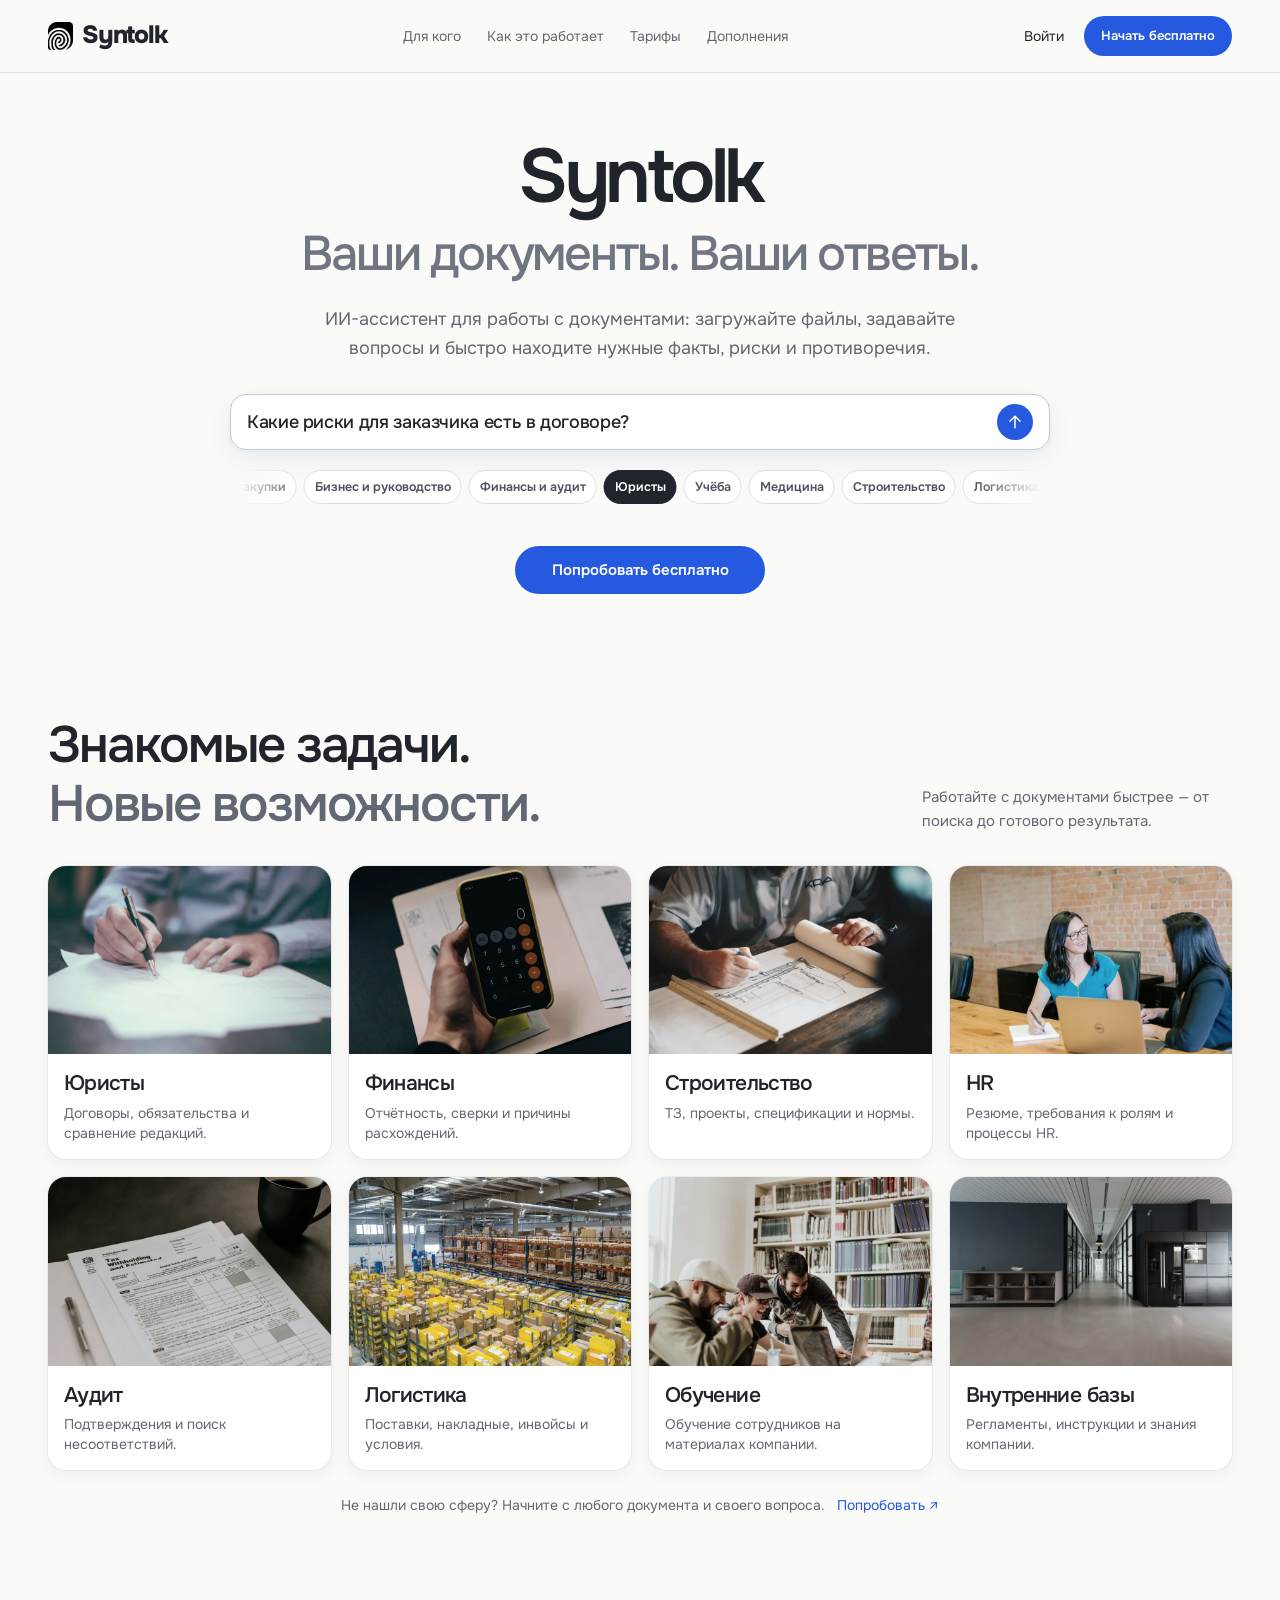
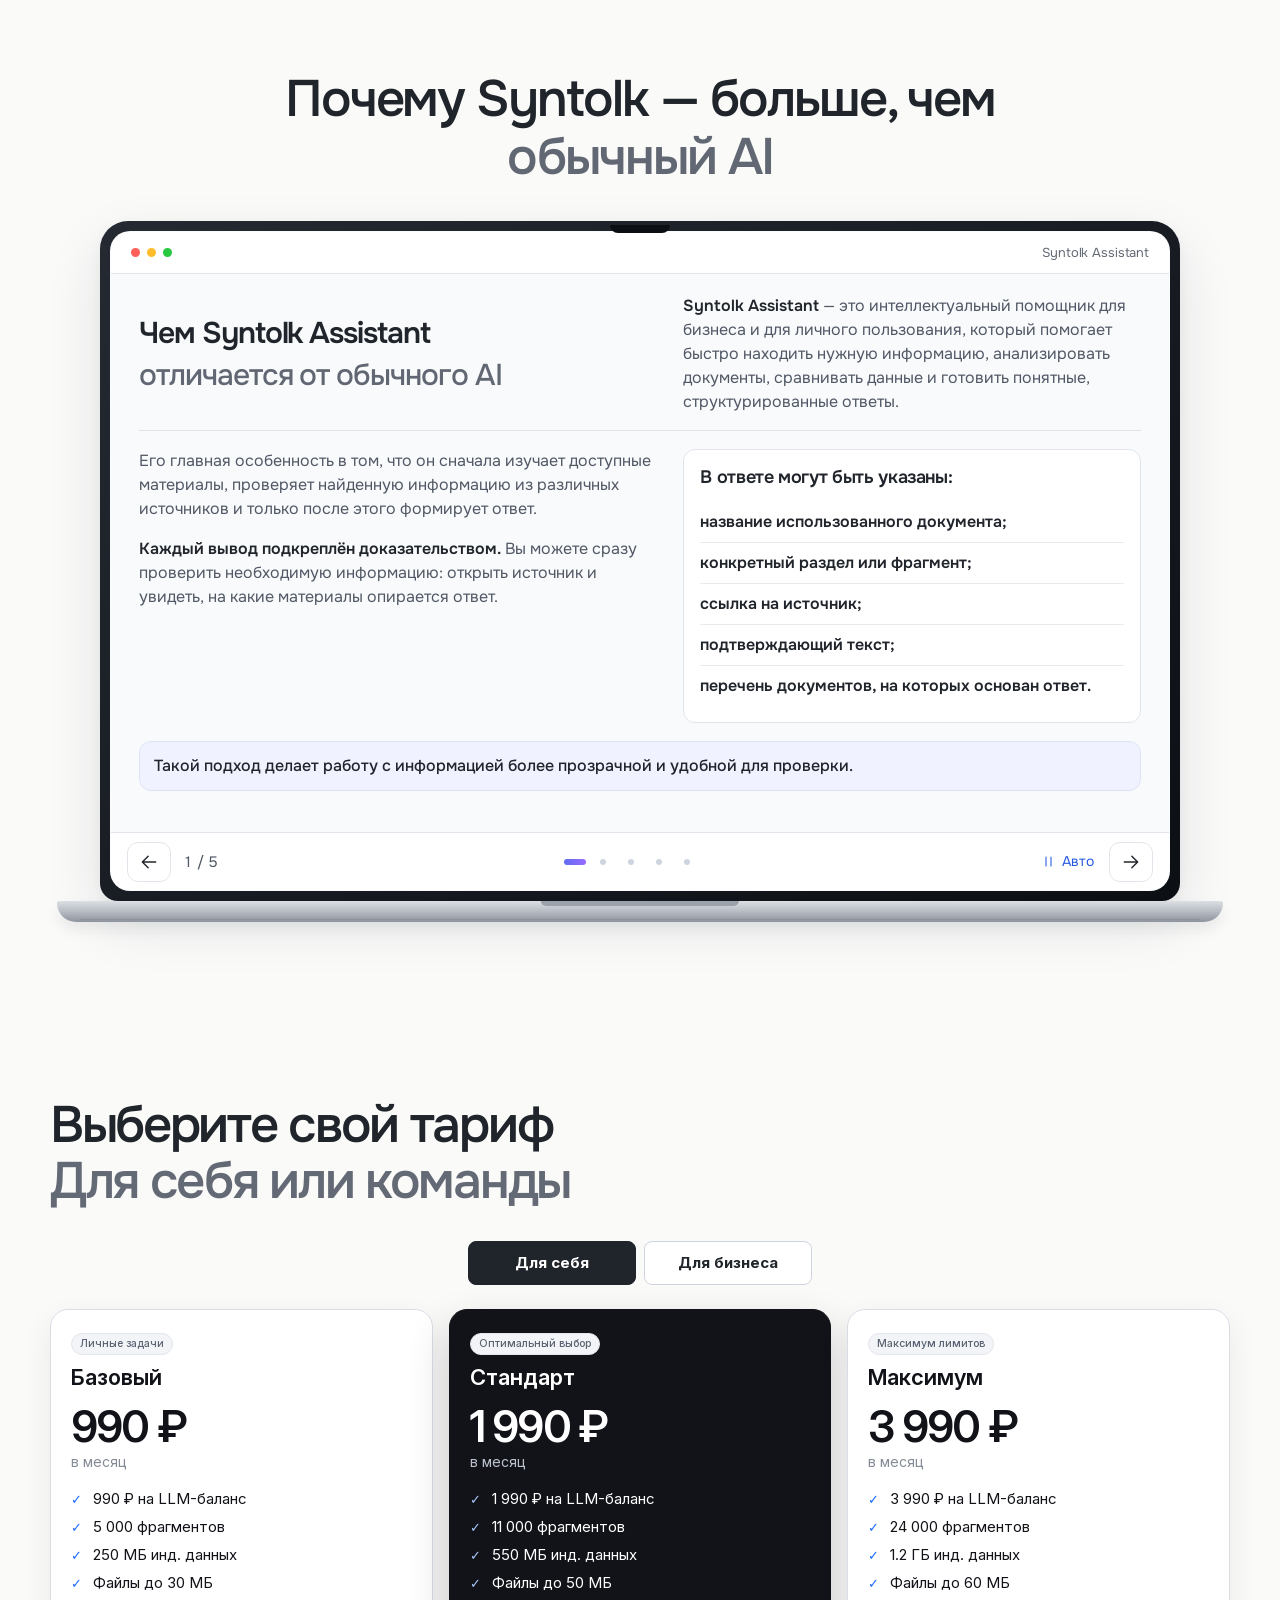
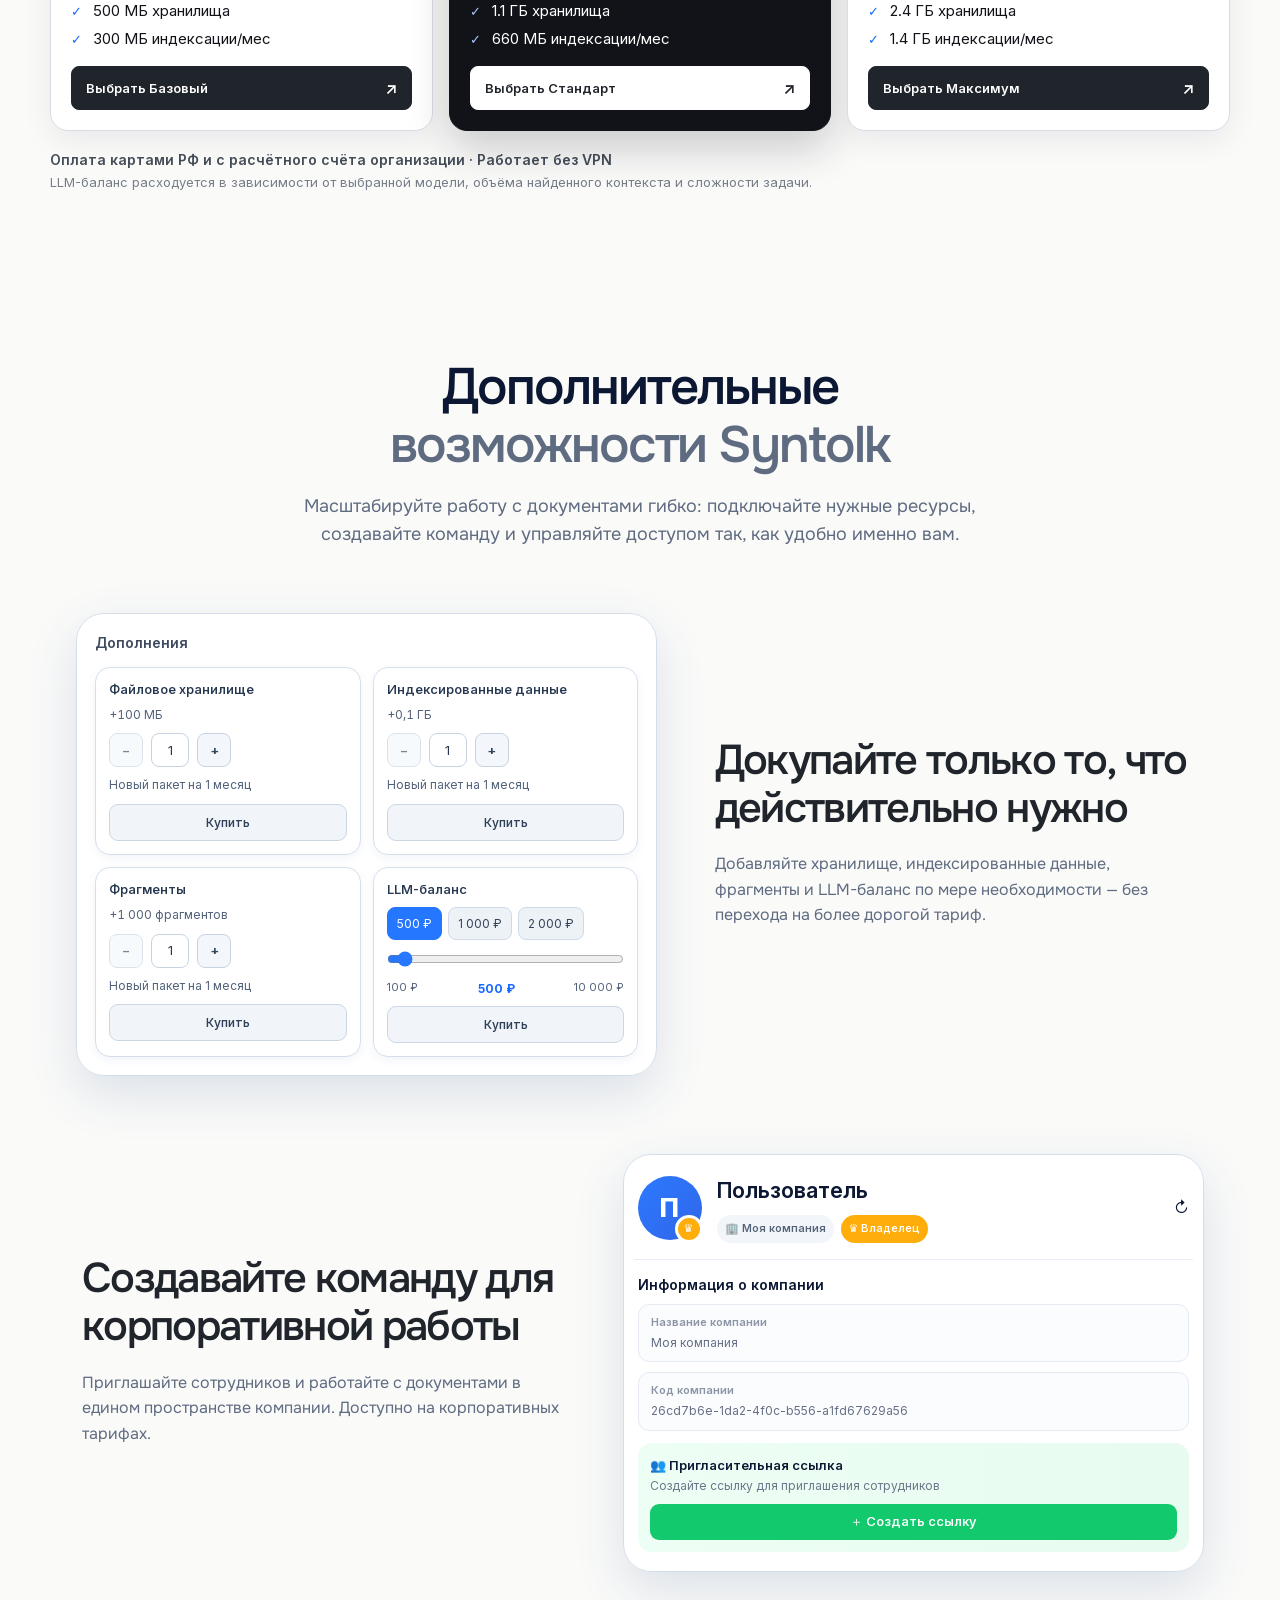
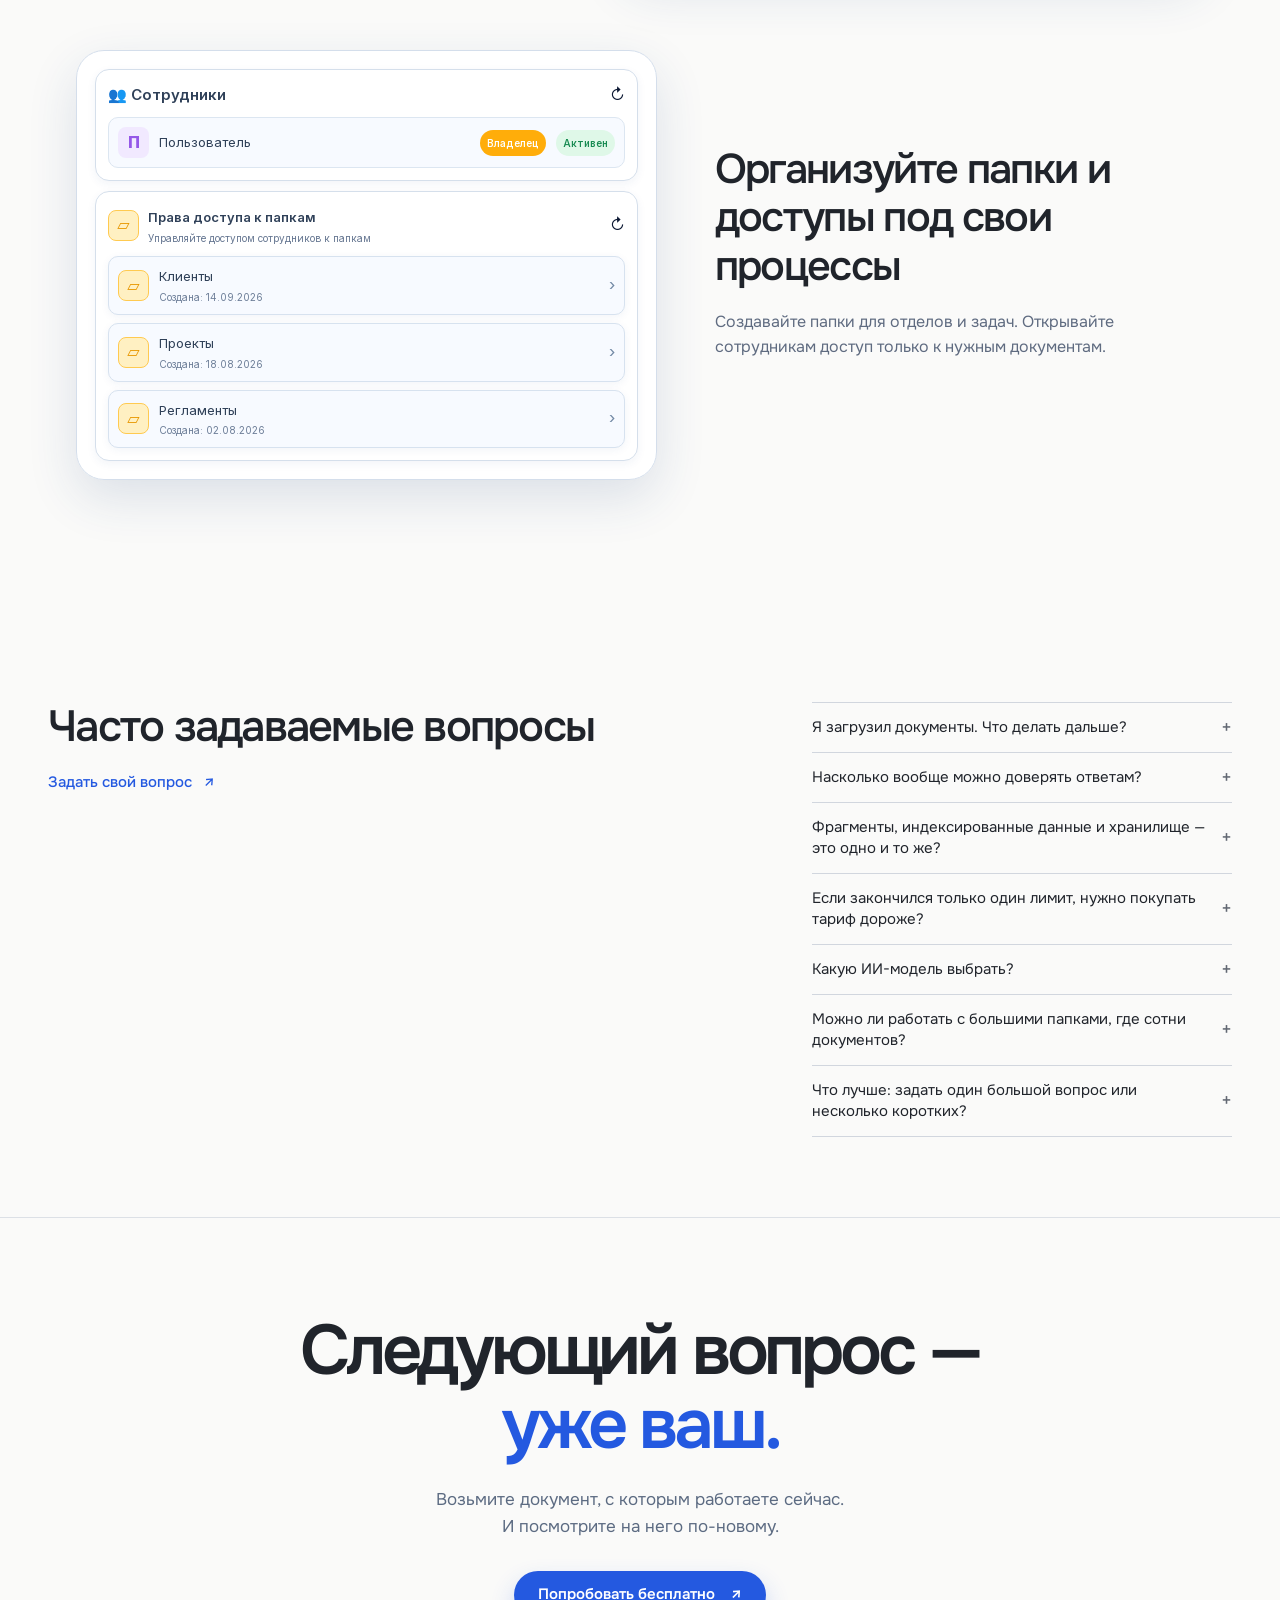
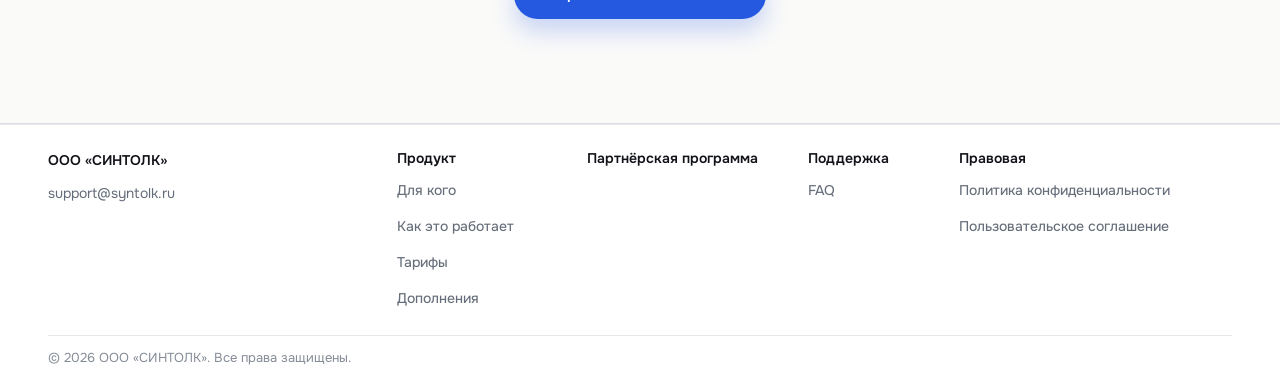
<file: index.html>
<!doctype html>
<html lang="ru">
<head>
  <meta charset="utf-8">
  <meta name="viewport" content="width=device-width, initial-scale=1, viewport-fit=cover">
  <!-- Yandex.Metrika counter -->
  <script>
    (function(m,e,t,r,i,k,a){m[i]=m[i]||function(){(m[i].a=m[i].a||[]).push(arguments)};
    m[i].l=1*new Date();k=e.createElement(t),a=e.getElementsByTagName(t)[0],k.async=1,k.src=r,a.parentNode.insertBefore(k,a)})
    (window, document, "script", "https://mc.yandex.ru/metrika/tag.js", "ym");

    ym(105516749, "init", {
      clickmap: true,
      trackLinks: true,
      accurateTrackBounce: true,
      webvisor: true
    });
  </script>
  <!-- /Yandex.Metrika counter -->
  <meta name="theme-color" content="#fafaf9">
  <title>Syntolk — ваши документы, ваши ответы</title>
  <meta name="description" content="Узнайте свою задачу. Syntolk помогает искать ответы в документах, сравнивать условия и проверять выводы по источникам. Для работы, бизнеса и обучения.">
  <link rel="icon" href="favicon.svg" type="image/svg+xml">
  <link rel="preload" href="fonts/onest/font.ttf" as="font" type="font/ttf" crossorigin>
  <link rel="stylesheet" href="styles.css">
  <script src="site-data.js" defer></script>
  <script src="site.js?v=5047b6b" defer></script>
</head>
<body>
  <noscript><div><img src="https://mc.yandex.ru/watch/105516749" style="position:absolute;left:-9999px" alt=""></div></noscript>
<a class="skip-link" href="#main">Перейти к содержимому</a>
<header class="site-header">
  <div class="nav wrap">
    <a class="brand" href="#main" aria-label="Syntolk — главная"><img class="brand-logo" src="images/syntolk-mark.png" alt="" aria-hidden="true">Syntolk</a>
    <nav class="desktop-nav" aria-label="Основная навигация"><a href="#cases">Для кого</a><a href="#syntolk-about">Как это работает</a><a href="#pricing">Тарифы</a><a href="#additional-features">Дополнения</a></nav>
    <div class="nav-actions"><a class="login" href="https://platform.syntolk.ru/">Войти</a><a class="button button-small" href="https://platform.syntolk.ru/register">Начать бесплатно</a><button class="menu-toggle" aria-expanded="false" aria-controls="mobile-nav" aria-label="Открыть меню"><span></span><span></span></button></div>
  </div>
  <nav class="mobile-nav" id="mobile-nav" aria-label="Мобильная навигация" hidden><a href="#cases">Для кого</a><a href="#syntolk-about">Как это работает</a><a href="#pricing">Тарифы</a><a href="#additional-features">Дополнения</a><a href="#faq">Вопросы и ответы</a><a href="https://platform.syntolk.ru/">Войти в Syntolk ↗</a></nav>
</header>
<main id="main">
  <section class="hero" aria-labelledby="hero-title">
    <div class="wrap hero-inner">
      <h1 class="hero-enter" id="hero-title">Syntolk</h1>
      <p class="hero-tagline hero-enter">Ваши документы. Ваши ответы.</p>
      <p class="hero-description hero-enter">ИИ-ассистент для работы с документами: загружайте файлы, задавайте<br class="desktop-break"> вопросы и быстро находите нужные факты, риски и противоречия.</p>
      <div class="question-experience" aria-label="Знакомые вопросы из вашей сферы">
        <div class="question-stage">
          <div class="question-card" id="question-panel" role="tabpanel" aria-labelledby="topic-legal" tabindex="0" aria-describedby="question-accessibility">
            <div class="question-text"><p id="hero-question" aria-hidden="true">Какие риски для заказчика есть в договоре?</p>
            <p id="second-question" aria-hidden="true" hidden>Какие условия изменились в новой версии договора?</p></div>
            <a class="question-send" href="https://platform.syntolk.ru/register" aria-label="Зарегистрироваться и задать вопрос"><svg viewBox="0 0 24 24" fill="none" aria-hidden="true"><path d="M12 19V5m-6 6 6-6 6 6" stroke="currentColor" stroke-width="1.8" stroke-linecap="round" stroke-linejoin="round"/></svg></a>
            <span class="sr-only" id="question-accessibility">Какие риски для заказчика есть в договоре? Какие условия изменились в новой версии договора?</span>
          </div>
        </div>
        <div class="topic-picker"><div class="topics" role="tablist" aria-label="Сферы применения Syntolk"><button class="topic" id="topic-legal" role="tab" aria-selected="true" aria-controls="question-panel" tabindex="0" data-topic="0">Юристы</button><button class="topic" id="topic-learning" role="tab" aria-selected="false" aria-controls="question-panel" tabindex="-1" data-topic="1">Учёба</button><button class="topic" id="topic-medicine" role="tab" aria-selected="false" aria-controls="question-panel" tabindex="-1" data-topic="2">Медицина</button><button class="topic" id="topic-construction" role="tab" aria-selected="false" aria-controls="question-panel" tabindex="-1" data-topic="3">Строительство</button><button class="topic" id="topic-logistics" role="tab" aria-selected="false" aria-controls="question-panel" tabindex="-1" data-topic="4">Логистика и закупки</button><button class="topic" id="topic-knowledge" role="tab" aria-selected="false" aria-controls="question-panel" tabindex="-1" data-topic="5">Бизнес и руководство</button><button class="topic" id="topic-finance" role="tab" aria-selected="false" aria-controls="question-panel" tabindex="-1" data-topic="6">Финансы и аудит</button></div></div>
      </div>
      <div class="hero-actions"><a class="button" href="https://platform.syntolk.ru/register">Попробовать бесплатно</a></div>
    </div>
  </section>

  <section class="cases section" id="cases" aria-labelledby="cases-title">
    <div class="wrap">
      <div class="section-heading reveal"><div><h2 id="cases-title">Знакомые задачи.<br> <span class="muted">Новые возможности.</span></h2></div><p class="section-intro">Работайте с документами быстрее — от поиска до готового результата.</p></div>
      <div class="gallery-window" id="gallery-window"><div class="case-grid" id="case-grid"><article class="case-card reveal"><button class="case-button" data-case="0" aria-haspopup="dialog" aria-label="Юристы: посмотреть возможности"><div class="case-photo"><img src="images/cases/real-legal.webp" alt="" loading="lazy" decoding="async" width="640" height="480"></div><div class="case-copy"><h3>Юристы</h3><p>Договоры, обязательства и сравнение редакций.</p></div></button></article><article class="case-card reveal"><button class="case-button" data-case="1" aria-haspopup="dialog" aria-label="Финансы: посмотреть возможности"><div class="case-photo"><img src="images/cases/real-finance.webp" alt="" loading="lazy" decoding="async" width="640" height="480"></div><div class="case-copy"><h3>Финансы</h3><p>Отчётность, сверки и причины расхождений.</p></div></button></article><article class="case-card reveal"><button class="case-button" data-case="2" aria-haspopup="dialog" aria-label="Строительство: посмотреть возможности"><div class="case-photo"><img src="images/cases/real-construction.webp" alt="" loading="lazy" decoding="async" width="640" height="480"></div><div class="case-copy"><h3>Строительство</h3><p>ТЗ, проекты, спецификации и нормы.</p></div></button></article><article class="case-card reveal"><button class="case-button" data-case="3" aria-haspopup="dialog" aria-label="HR: посмотреть возможности"><div class="case-photo"><img src="images/cases/real-hr.webp" alt="" loading="lazy" decoding="async" width="640" height="480"></div><div class="case-copy"><h3>HR</h3><p>Резюме, требования к ролям и процессы HR.</p></div></button></article><article class="case-card reveal"><button class="case-button" data-case="4" aria-haspopup="dialog" aria-label="Аудит: посмотреть возможности"><div class="case-photo"><img src="images/cases/real-audit.webp" alt="" loading="lazy" decoding="async" width="640" height="480"></div><div class="case-copy"><h3>Аудит</h3><p>Подтверждения и поиск несоответствий.</p></div></button></article><article class="case-card reveal"><button class="case-button" data-case="5" aria-haspopup="dialog" aria-label="Логистика: посмотреть возможности"><div class="case-photo"><img src="images/cases/real-logistics.webp" alt="" loading="lazy" decoding="async" width="640" height="480"></div><div class="case-copy"><h3>Логистика</h3><p>Поставки, накладные, инвойсы и условия.</p></div></button></article><article class="case-card reveal"><button class="case-button" data-case="6" aria-haspopup="dialog" aria-label="Обучение: посмотреть возможности"><div class="case-photo"><img src="images/cases/real-learning.webp" alt="" loading="lazy" decoding="async" width="640" height="480"></div><div class="case-copy"><h3>Обучение</h3><p>Обучение сотрудников на материалах компании.</p></div></button></article><article class="case-card reveal"><button class="case-button" data-case="7" aria-haspopup="dialog" aria-label="Внутренние базы: посмотреть возможности"><div class="case-photo"><img src="images/cases/real-knowledge.webp" alt="" loading="lazy" decoding="async" width="640" height="480"></div><div class="case-copy"><h3>Внутренние базы</h3><p>Регламенты, инструкции и знания компании.</p></div></button></article></div><div class="gallery-fade" aria-hidden="true"></div></div>
      <div class="gallery-actions"><button class="gallery-toggle" aria-expanded="false" aria-controls="case-grid">Посмотреть все <span aria-hidden="true">↓</span></button></div>
      <span class="sr-only" id="gallery-status" role="status"></span>
      <p class="cases-note reveal">Не нашли свою сферу? <span>Начните с любого документа и своего вопроса.</span> <a href="https://platform.syntolk.ru/register" aria-label="Попробовать Syntolk со своими документами">Попробовать <span aria-hidden="true">↗</span></a></p>
    </div>
  </section>

  <section class="section" id="syntolk-about" aria-labelledby="assistant-about-title">
  <div class="wrap">
    <h2 class="question" id="assistant-about-title">Почему Syntolk — больше, чем<br><span class="muted">обычный AI</span></h2>
    <svg width="0" height="0" aria-hidden="true" style="position:absolute;overflow:hidden"><defs>
    <symbol id="as-search" viewBox="0 0 24 24"><circle cx="10.5" cy="10.5" r="6.5"/><path d="m16 16 4.5 4.5"/></symbol>
    <symbol id="as-file" viewBox="0 0 24 24"><path d="M14 3H6a2 2 0 0 0-2 2v14a2 2 0 0 0 2 2h12a2 2 0 0 0 2-2V9zM14 3v6h6M8 13h8M8 17h5"/></symbol>
    <symbol id="as-compare" viewBox="0 0 24 24"><path d="M4 7h16m-4-4 4 4-4 4M20 17H4m4-4-4 4 4 4"/></symbol>
    <symbol id="as-write" viewBox="0 0 24 24"><path d="m16 3 5 5-12 12-6 1 1-6zM13 6l5 5"/></symbol>
    <symbol id="as-check" viewBox="0 0 24 24"><path d="m5 12 4 4L19 6"/></symbol>
    <symbol id="as-company" viewBox="0 0 24 24"><path d="M5 21V3h14v18M3 21h18M9 7h1m4 0h1m-6 4h1m4 0h1m-6 4h1m4 0h1M10 21v-3h4v3"/></symbol>
    <symbol id="as-folder" viewBox="0 0 24 24"><path d="M3 7V5a2 2 0 0 1 2-2h5l3 3h6a2 2 0 0 1 2 2v10a2 2 0 0 1-2 2H5a2 2 0 0 1-2-2V7z"/></symbol>
    <symbol id="as-arrow" viewBox="0 0 24 24"><path d="M4 12h16m-7-7 7 7-7 7"/></symbol>
    <symbol id="as-external" viewBox="0 0 24 24"><path d="M14 4h6v6m0-6L10 14M10 4H4v16h16v-6"/></symbol>
    <symbol id="as-play" viewBox="0 0 24 24"><path d="m8 5 11 7-11 7z"/></symbol>
    <symbol id="as-pause" viewBox="0 0 24 24"><path d="M8 5v14M16 5v14"/></symbol>
  </defs></svg>
  <div class="assistant-showcase">
    <div class="as-laptop">
      <div class="as-lid">
        <div class="as-camera" aria-hidden="true"></div>
        <section class="as-screen" aria-roledescription="карусель" aria-label="Возможности Syntolk Assistant">
          <div class="as-appbar"><div class="as-window-dots" aria-hidden="true"><i></i><i></i><i></i></div><span class="as-app-name">Syntolk Assistant</span></div>
          <div class="as-screen-body" id="as-screen-body" tabindex="0" aria-label="Содержимое экрана. Можно прокрутить">
            <article class="as-page as-overview-page" data-title="Отличие от обычного AI" aria-label="1 из 5">
              <header class="as-page-header">
                <h2 class="as-screen-title">Чем Syntolk Assistant <span class="as-overview-title-detail">отличается от обычного AI</span></h2>
                <p class="as-lead"><strong>Syntolk Assistant</strong> — это интеллектуальный помощник для бизнеса и для личного пользования, который помогает быстро находить нужную информацию, анализировать документы, сравнивать данные и готовить понятные, структурированные ответы.</p>
              </header>
              <div class="as-overview-layout">
                <div class="as-overview-copy">
                  <p>Его главная особенность в том, что он сначала изучает доступные материалы, проверяет найденную информацию из различных источников и только после этого формирует ответ.</p>
                  <p class="as-overview-proof"><strong>Каждый вывод подкреплён доказательством.</strong> Вы можете сразу проверить необходимую информацию: открыть источник и увидеть, на какие материалы опирается ответ.</p>
                </div>
                <section class="as-overview-sources" aria-labelledby="as-overview-sources-title">
                  <h3 id="as-overview-sources-title">В ответе могут быть указаны:</h3>
                  <ul>
                    <li><strong>название использованного документа;</strong></li>
                    <li><strong>конкретный раздел или фрагмент;</strong></li>
                    <li><strong>ссылка на источник;</strong></li>
                    <li><strong>подтверждающий текст;</strong></li>
                    <li><strong>перечень документов, на которых основан ответ.</strong></li>
                  </ul>
                </section>
              </div>
              <p class="as-takeaway">Такой подход делает работу с информацией более прозрачной и удобной для проверки.</p>
            </article>

            <article class="as-page as-company-page" data-title="Контекст компании" aria-label="2 из 5" hidden>
              <header class="as-page-header"><h2 class="as-screen-title">Помощник, который понимает вашу работу</h2><p class="as-lead">У каждой компании свои правила, документы и задачи. <strong>Дайте Syntolk нужные материалы — и получите специализированного помощника в контексте вашей организации, отрасли или проекта.</strong></p></header>
              <div class="as-grid as-split">
                <section class="as-company-panel">
                  <div class="as-company-flow"><h3>Знание вашей компании рядом с вами</h3><p>Договоры, положения, инструкции и стандарты.</p></div>
                  <ul class="as-company-points"><li><strong>Находите</strong> нужные условия в договорах</li><li><strong>Сверяйте</strong> требования по технической документации</li><li><strong>Сопоставляйте</strong> данные из разных отчётов</li><li><strong>Разбирайтесь</strong> во внутренних правилах компании</li></ul>
                  <div class="as-benefit"><svg fill="none" stroke="currentColor" stroke-width="1.8" stroke-linecap="round"><use href="#as-check"/></svg><span><strong>Чем качественнее база, тем глубже контекст.</strong> Помощник опирается на сведения, которые вы ему предоставили.</span></div>
                </section>
                <section class="as-sectors-panel">
                  <h3>От договорной работы до HR</h3><p>Один помощник для разных направлений:</p>
                  <div class="as-sectors"><span class="as-sector">Право и договоры</span><span class="as-sector">Финансы и бухгалтерия</span><span class="as-sector">Закупки и тендеры</span><span class="as-sector">Производство</span><span class="as-sector">Строительство</span><span class="as-sector">Медицина и фармацевтика</span><span class="as-sector">IT и техдокументация</span><span class="as-sector">Продажи и маркетинг</span><span class="as-sector">Логистика</span><span class="as-sector">Страхование</span><span class="as-sector">Образование</span><span class="as-sector">HR</span><span class="as-sector">Корпоративные регламенты</span></div>
                </section>
              </div>
              <p class="as-takeaway">Задача Syntolk — погружаться в конкретную предметную область через документы, инструкции, договоры, отчёты, нормативные материалы и другие предоставленные источники.</p>
            </article>

            <article class="as-page as-analysis-page" data-title="Многоэтапный анализ" aria-label="3 из 5" hidden>
              <header class="as-page-header"><h2 class="as-screen-title">Сложный многоэтапный анализ</h2><p class="as-lead">Syntolk Assistant не ограничивается поиском первого подходящего фрагмента. Для подготовки качественного ответа он может последовательно:</p></header>
              <ul class="as-analysis-steps" aria-label="Этапы анализа">
                <li><span><strong>Разобрать запрос</strong> на отдельные задачи.</span></li>
                <li><span><strong>Определить нужный документ,</strong> объект, лицо, период или версию.</span></li>
                <li><span><strong>Найти</strong> релевантные материалы.</span></li>
                <li><span><strong>Проверить</strong> несколько источников.</span></li>
                <li><span><strong>Прочитать документ глубже,</strong> если найденный фрагмент вырван из контекста.</span></li>
                <li><span><strong>Сопоставить</strong> связанные положения.</span></li>
                <li><span><strong>Проверить</strong> даты, суммы, условия, исключения и ограничения.</span></li>
                <li><span><strong>Найти</strong> возможные противоречия.</span></li>
                <li><span><strong>Отделить подтверждённые факты</strong> от неподтверждённых предположений.</span></li>
                <li><span><strong>Сформировать структурированный ответ</strong> с указанием источников.</span></li>
              </ul>
              <p class="as-analysis-summary">Syntolk для достижения результата использует <strong>многоступенчатую логическую обработку информации.</strong></p>
              <p class="as-takeaway">Внутренний ход рассуждений не подменяет источники: в итог попадают только те выводы, которые можно подтвердить предоставленными материалами.</p>
            </article>

            <article class="as-page as-structure-page" data-title="Структура документов" aria-label="4 из 5" hidden>
              <header class="as-page-header"><h2 class="as-screen-title">Разделяйте файлы по папкам, проектам или направлениям</h2><p class="as-lead">Понятная структура помогает работать с нужным контекстом: искать информацию среди связанных документов и давать более точные ответы.</p></header>
              <div class="as-grid as-split">
                <section class="as-panel">
                  <h3>Один проект или направление — одна группа документов</h3>
                  <ul class="as-library-tree" aria-label="Пример структуры документов">
                    <li><div class="as-library-folder"><svg aria-hidden="true" fill="none" stroke="currentColor" stroke-width="1.6" stroke-linejoin="round"><use href="#as-folder"/></svg><strong>Проекты</strong></div>
                      <ul>
                        <li><div class="as-library-folder as-library-folder-selected"><svg aria-hidden="true" fill="none" stroke="currentColor" stroke-width="1.6" stroke-linejoin="round"><use href="#as-folder"/></svg><strong>Объект «Север»</strong></div>
                          <ul>
                            <li class="as-library-file"><svg aria-hidden="true" fill="none" stroke="currentColor" stroke-width="1.6" stroke-linejoin="round"><use href="#as-file"/></svg><span>Договор — Север — 2026.pdf</span></li>
                            <li class="as-library-file"><svg aria-hidden="true" fill="none" stroke="currentColor" stroke-width="1.6" stroke-linejoin="round"><use href="#as-file"/></svg><span>Отчёт — сентябрь 2026.docx</span></li>
                            <li class="as-library-file"><svg aria-hidden="true" fill="none" stroke="currentColor" stroke-width="1.6" stroke-linejoin="round"><use href="#as-file"/></svg><span>Инструкция по приёмке.pdf</span></li>
                          </ul>
                        </li>
                        <li><div class="as-library-folder"><svg aria-hidden="true" fill="none" stroke="currentColor" stroke-width="1.6" stroke-linejoin="round"><use href="#as-folder"/></svg><span>Объект «Парк»</span></div></li>
                      </ul>
                    </li>
                  </ul>
                  <p class="as-library-caption">Пример структуры для одного проекта.</p>
                </section>
                <div class="as-structure-guide">
                  <section><h3>Сначала база, потом вопросы</h3><p>Разложите материалы по направлениям: <strong>проекты, клиенты, объекты, отделы, договоры, инструкции.</strong> Так Syntolk проще работать с нужным контекстом и готовить сильные ответы.</p></section>
                  <section><h3>Названия тоже помогают поиску</h3><p>«Договор — Север — 2026» понятнее, чем «Файл 12». Syntolk может учитывать название при поиске.</p></section>
                  <section><h3>Работайте с нужной областью</h3><p>Выберите проект или направление — нужные материалы останутся под рукой даже в базе из нескольких тысяч документов.</p></section>
                </div>
              </div>
              <p class="as-takeaway">Syntolk не требует идеального порядка. Один раз организуйте базу — и она станет корпоративной памятью, к которой можно обратиться в любой момент.</p>
            </article>

            <article class="as-page as-usage-page" data-title="Как задавать вопросы" aria-label="5 из 5" hidden>
              <header class="as-page-header">
                <h2 class="as-screen-title">Как получить точный и полезный ответ</h2>
                <p class="as-lead">Syntolk помогает с простым поиском и сложным анализом. Выберите материалы для работы и объясните, что именно нужно выяснить.</p>
              </header>
              <div class="as-usage-scope" role="group" aria-label="Область поиска">
                <section><h3>Один документ</h3><p>Вопросы по конкретному файлу.</p></section>
                <section><h3>Папка</h3><p>Материалы одного проекта или направления.</p></section>
                <section><h3>Вся база</h3><p>Поиск по всем доступным документам.</p></section>
              </div>
              <div class="as-usage-guide">
                <section>
                  <h3>Подскажите, где искать</h3>
                  <p>Syntolk учитывает названия файлов и папок. Даже при поиске по всей базе можно указать папку, где может находиться ответ, и назвать файлы, которые нужно проверить вместе.</p>
                </section>
                <section>
                  <h3>Укажите важные детали</h3>
                  <p>Сформулируйте, что нужно выяснить. Уточните объект, период или условия, которые важно учесть, и скажите, в каком виде нужен результат: краткий ответ, сравнение или подробный разбор.</p>
                </section>
                <section>
                  <h3>Задавайте сложные вопросы</h3>
                  <p>Можно просить сопоставить сведения из нескольких документов, разобрать связанные условия и найти противоречия. Перечислите, какие части задачи нужно проверить.</p>
                </section>
                <section>
                  <h3>Выбирайте модель под задачу</h3>
                  <p>Для глубокого анализа и сравнения большого объёма материалов полезна более мощная модель. Для простого поиска и обычных вопросов часто достаточно более экономичной.</p>
                </section>
              </div>
              <p class="as-takeaway">Уточняйте задачу по ходу работы: добавляйте важные детали и просите подробнее разобрать нужную часть ответа.</p>
            </article>

          </div>
          <nav class="as-controls" aria-label="Переключение экранов">
            <button class="as-nav-button" id="as-prev" aria-label="Предыдущий экран"><svg style="transform:rotate(180deg)" fill="none" stroke="currentColor" stroke-width="1.7" stroke-linecap="round" stroke-linejoin="round"><use href="#as-arrow"/></svg></button>
            <span class="as-count" id="as-count" aria-live="polite" aria-atomic="true">1 / 5</span>
            <div class="as-dots" aria-label="Выбор экрана"></div>
            <button class="as-auto" id="as-auto" aria-pressed="true" aria-label="Остановить автоматическое переключение"><svg fill="none" stroke="currentColor" stroke-width="1.7" stroke-linecap="round" stroke-linejoin="round"><use href="#as-pause"/></svg><span>Авто</span></button>
            <button class="as-nav-button" id="as-next" aria-label="Следующий экран"><svg fill="none" stroke="currentColor" stroke-width="1.7" stroke-linecap="round" stroke-linejoin="round"><use href="#as-arrow"/></svg></button>
          </nav>
        </section>
      </div>
      <div class="as-base" aria-hidden="true"></div>
    </div>
  </div>
  </div>
</section>

  <section class="pricing" id="pricing">
  <div class="wrap">
    <h2 class="section-title">Выберите свой тариф</h2>
    <p class="section-sub">Для себя или команды</p>

    <div class="pricing-switch" role="tablist" aria-label="Тип использования">
      <span class="pricing-switch-indicator" aria-hidden="true"></span>
      <button type="button" class="active" data-pricing-target="personal" role="tab" aria-selected="true">Для себя</button>
      <button type="button" data-pricing-target="business" role="tab" aria-selected="false">Для бизнеса</button>
    </div>

    <div class="pricing-panels">
      <div class="pricing-panel active" data-pricing-panel="personal">
        <div class="pricing-grid">
          <article class="plan">
            <div class="plan-badge">Личные задачи</div>
            <h3>Базовый</h3>
            <div class="price"><span class="currency">990 ₽</span></div>
            <div class="per">в месяц</div>
            <p class="plan-overview mobile-only"><span class="personal-llm-overview">990 ₽ на LLM-баланс</span><span>500 МБ хранилища · файлы до 30 МБ</span></p><details class="plan-details" open><summary>Все условия тарифа</summary><div class="features">
              <div class="personal-llm-feature">990 ₽ на LLM-баланс</div>
              <div>5 000 фрагментов</div>
              <div>250 МБ инд. данных</div>
              <div>Файлы до 30 МБ</div>
              <div>500 МБ хранилища</div>
              <div>300 МБ индексации/мес</div>
            </div>
          </details><a class="plan-start" href="https://platform.syntolk.ru/pricing">Выбрать Базовый <span aria-hidden="true">↗</span></a></article>
          <article class="plan pop" data-recommended>
            <div class="plan-badge">Оптимальный выбор</div>
            <h3>Стандарт</h3>
            <div class="price"><span class="currency">1 990 ₽</span></div>
            <div class="per">в месяц</div>
            <p class="plan-overview mobile-only"><span class="personal-llm-overview">1 990 ₽ на LLM-баланс</span><span>1.1 ГБ хранилища · файлы до 50 МБ</span></p><details class="plan-details" open><summary>Все условия тарифа</summary><div class="features">
              <div class="personal-llm-feature">1 990 ₽ на LLM-баланс</div>
              <div>11 000 фрагментов</div>
              <div>550 МБ инд. данных</div>
              <div>Файлы до 50 МБ</div>
              <div>1.1 ГБ хранилища</div>
              <div>660 МБ индексации/мес</div>
            </div>
          </details><a class="plan-start" href="https://platform.syntolk.ru/pricing">Выбрать Стандарт <span aria-hidden="true">↗</span></a></article>
          <article class="plan">
            <div class="plan-badge">Максимум лимитов</div>
            <h3>Максимум</h3>
            <div class="price"><span class="currency">3 990 ₽</span></div>
            <div class="per">в месяц</div>
            <p class="plan-overview mobile-only"><span class="personal-llm-overview">3 990 ₽ на LLM-баланс</span><span>2.4 ГБ хранилища · файлы до 60 МБ</span></p><details class="plan-details" open><summary>Все условия тарифа</summary><div class="features">
              <div class="personal-llm-feature">3 990 ₽ на LLM-баланс</div>
              <div>24 000 фрагментов</div>
              <div>1.2 ГБ инд. данных</div>
              <div>Файлы до 60 МБ</div>
              <div>2.4 ГБ хранилища</div>
              <div>1.4 ГБ индексации/мес</div>
            </div>
          </details><a class="plan-start" href="https://platform.syntolk.ru/pricing">Выбрать Максимум <span aria-hidden="true">↗</span></a></article>
        </div>
      </div>

      <div class="pricing-panel" data-pricing-panel="business" hidden>
        <div class="pricing-grid">
          <article class="plan">
            <div class="plan-badge">Небольшая команда</div>
            <h3>Старт</h3>
            <div class="price"><span class="currency">10 000 ₽</span></div>
            <div class="per">в месяц</div>
            <div class="plan-benefits" aria-label="Бонусы и стоимость команды">
              <div class="team-size"><strong>10 сотрудников</strong><span>≈ 1 000 ₽ / сотрудника</span></div>
              <div class="llm-bonus"><strong>12 000 ₽</strong><span>На LLM-баланс</span><small>включая бонус +20%</small></div>
              <div class="addon-discount"><del class="addon-was">400 ₽</del><strong>300 ₽</strong><span class="addon-label">Дополнения</span><span class="addon-percent">−25%</span></div>
            </div>
            <p class="plan-overview mobile-only">6.6 ГБ хранилища · файлы до 100 МБ</p><details class="plan-details" open><summary>Все условия тарифа</summary><div class="features">
              <div>66 000 фрагментов</div>
              <div>3.3 ГБ инд. данных</div>
              <div>Файлы до 100 МБ</div>
              <div>6.6 ГБ хранилища</div>
              <div>4 ГБ индексации/мес</div>

            </div>
          </details><a class="plan-start" href="https://platform.syntolk.ru/pricing">Выбрать Старт <span aria-hidden="true">↗</span></a></article>
          <article class="plan pop">
            <div class="plan-badge">Оптимальный выбор</div>
            <h3>Бизнес</h3>
            <div class="price"><span class="currency">20 000 ₽</span></div>
            <div class="per">в месяц</div>
            <div class="plan-benefits" aria-label="Бонусы и стоимость команды">
              <div class="team-size"><strong>50 сотрудников</strong><span>≈ 400 ₽ / сотрудника</span></div>
              <div class="llm-bonus"><strong>26 000 ₽</strong><span>На LLM-баланс</span><small>включая бонус +30%</small></div>
              <div class="addon-discount"><del class="addon-was">400 ₽</del><strong>200 ₽</strong><span class="addon-label">Дополнения</span><span class="addon-percent">−50%</span></div>
            </div>
            <p class="plan-overview mobile-only">14.5 ГБ хранилища · файлы до 100 МБ</p><details class="plan-details" open><summary>Все условия тарифа</summary><div class="features">
              <div>145 200 фрагментов</div>
              <div>7.3 ГБ инд. данных</div>
              <div>Файлы до 100 МБ</div>
              <div>14.5 ГБ хранилища</div>
              <div>8.8 ГБ индексации/мес</div>

            </div>
          </details><a class="plan-start" href="https://platform.syntolk.ru/pricing">Выбрать Бизнес <span aria-hidden="true">↗</span></a></article>
          <article class="plan">
            <div class="plan-badge">Максимальная выгода</div>
            <h3>Про</h3>
            <div class="price"><span class="currency">30 000 ₽</span></div>
            <div class="per">в месяц</div>
            <div class="plan-benefits" aria-label="Бонусы и стоимость команды">
              <div class="team-size"><strong>100 сотрудников</strong><span>≈ 300 ₽ / сотрудника</span></div>
              <div class="llm-bonus"><strong>45 000 ₽</strong><span>На LLM-баланс</span><small>включая бонус +50%</small></div>
              <div class="addon-discount"><del class="addon-was">400 ₽</del><strong>100 ₽</strong><span class="addon-label">Дополнения</span><span class="addon-percent">−75%</span></div>
            </div>
            <p class="plan-overview mobile-only">23.2 ГБ хранилища · файлы до 100 МБ</p><details class="plan-details" open><summary>Все условия тарифа</summary><div class="features">
              <div>232 320 фрагментов</div>
              <div>11.7 ГБ инд. данных</div>
              <div>Файлы до 100 МБ</div>
              <div>23.2 ГБ хранилища</div>
              <div>14.1 ГБ индексации/мес</div>

            </div>
          </details><a class="plan-start" href="https://platform.syntolk.ru/pricing">Выбрать Про <span aria-hidden="true">↗</span></a></article>
        </div>
      </div>
    </div>

    <div class="pricing-payment-note">Оплата картами РФ и с расчётного счёта организации · Работает без VPN</div>
    <div class="pricing-note">LLM-баланс расходуется в зависимости от выбранной модели, объёма найденного контекста и сложности задачи.</div>
  </div>
</section>


  <section class="additional-features" id="additional-features" aria-labelledby="additional-features-title">
<div class="af-page">
  <header class="af-hero">
    <h2 id="additional-features-title"><span class="af-title-dark">Дополнительные</span><br><span class="af-title-muted">возможности Syntolk</span></h2>
    <p>Масштабируйте работу с документами гибко: подключайте нужные ресурсы, создавайте команду и управляйте доступом так, как удобно именно вам.</p>
  </header>

  <section class="af-section">
    <div class="af-visual">
      <div class="af-card-shell">
        <div class="af-panel-title">Дополнения</div>
        <div class="af-addon-grid">
          <article class="af-addon af-addon-counter" data-unit="100" data-kind="storage">
            <h4>Файловое хранилище</h4>
            <small class="af-addon-value">+100 МБ</small>
            <div class="af-stepper">
              <button type="button" class="af-minus" aria-label="Уменьшить количество">−</button>
              <span class="af-qty" aria-live="polite">1</span>
              <button type="button" class="af-plus" aria-label="Увеличить количество">+</button>
            </div>
            <small class="af-purchase-period">Новый пакет на 1 месяц</small>
            <a class="af-buy" href="https://platform.syntolk.ru/register">Купить</a>
          </article>
          <article class="af-addon af-addon-counter" data-unit="0.1" data-kind="indexed">
            <h4>Индексированные данные</h4>
            <small class="af-addon-value">+0,1 ГБ</small>
            <div class="af-stepper">
              <button type="button" class="af-minus" aria-label="Уменьшить количество">−</button>
              <span class="af-qty" aria-live="polite">1</span>
              <button type="button" class="af-plus" aria-label="Увеличить количество">+</button>
            </div>
            <small class="af-purchase-period">Новый пакет на 1 месяц</small>
            <a class="af-buy" href="https://platform.syntolk.ru/register">Купить</a>
          </article>
          <article class="af-addon af-addon-counter" data-unit="1000" data-kind="fragments">
            <h4>Фрагменты</h4>
            <small class="af-addon-value">+1 000 фрагментов</small>
            <div class="af-stepper">
              <button type="button" class="af-minus" aria-label="Уменьшить количество">−</button>
              <span class="af-qty" aria-live="polite">1</span>
              <button type="button" class="af-plus" aria-label="Увеличить количество">+</button>
            </div>
            <small class="af-purchase-period">Новый пакет на 1 месяц</small>
            <a class="af-buy" href="https://platform.syntolk.ru/register">Купить</a>
          </article>
          <article class="af-addon af-llm-addon">
            <h4>LLM-баланс</h4>
            <div class="af-price-pills">
              <button type="button" class="af-active" data-value="500">500 ₽</button>
              <button type="button" data-value="1000">1 000 ₽</button>
              <button type="button" data-value="2000">2 000 ₽</button>
            </div>
            <input class="af-range-input" type="range" min="100" max="10000" step="100" value="500" aria-label="Сумма пополнения LLM-баланса">
            <div class="af-range-labels"><span>100 ₽</span><b class="af-range-current">500 ₽</b><span>10 000 ₽</span></div>
            <a class="af-buy" href="https://platform.syntolk.ru/register">Купить</a>
          </article>
        </div>
      </div>
    </div>
    <div class="af-copy">
      <h3>Докупайте только то, что действительно нужно</h3>
      <p>Добавляйте хранилище, индексированные данные, фрагменты и LLM-баланс по мере необходимости — без перехода на более дорогой тариф.</p>
    </div>
    <div class="af-dots af-r"></div>
  </section>

  <section class="af-section af-reverse">
    <div class="af-copy">
      <h3>Создавайте команду для корпоративной работы</h3>
      <p>Приглашайте сотрудников и работайте с документами в едином пространстве компании. Доступно на корпоративных тарифах.</p>
    </div>
    <div class="af-visual">
      <div class="af-card-shell af-profile">
        <div class="af-profile-top">
          <div class="af-avatar">П</div>
          <div class="af-profile-main">
            <h4>Пользователь</h4>
            <div class="af-chips"><span class="af-chip">🏢 <span>Моя компания</span></span><span class="af-chip af-orange">♛ Владелец</span></div>
          </div>
          <div>↻</div>
        </div>
        <div class="af-company">
          <details class="af-company-details responsive-details" open><summary>Информация о компании</summary><div class="af-company-fields">
          <div class="af-field af-company-name-static">
            <strong>Название компании</strong>
            <span class="af-company-name-text">Моя компания</span>
          </div>
          <div class="af-field"><strong>Код компании</strong>26cd7b6e-1da2-4f0c-b556-a1fd67629a56</div>
          </div></details>
          <div class="af-invite">
            <div class="af-invite-head">👥 Пригласительная ссылка</div>
            <p>Создайте ссылку для приглашения сотрудников</p>
            <button type="button" class="af-invite-register">＋ Создать ссылку</button>
          </div>
        </div>
      </div>
    </div>
    <div class="af-orb af-green"></div><div class="af-dots af-l"></div>
  </section>

  <section class="af-section">
    <div class="af-visual">
      <div class="af-card-shell af-access-card">
        <div class="af-mini-card">
          <div class="af-mini-head"><strong>👥 Сотрудники</strong><span>↻</span></div>
          <div class="af-person-row"><div class="af-person-dot">П</div><div class="af-grow">Пользователь</div><span class="af-tag af-orange">Владелец</span><span class="af-tag af-green">Активен</span></div>
        </div>
        <div class="af-mini-card af-folder-access-card">
          <div class="af-mini-head"><div class="af-folder-head"><div class="af-folder-icon">▱</div><div class="af-folder-title"><strong>Права доступа к папкам</strong><span>Управляйте доступом сотрудников к папкам</span></div></div><span>↻</span></div>
          <div class="af-folder-list">
            <div class="af-folder-row" role="button" tabindex="0" aria-haspopup="dialog" data-folder="Клиенты"><div class="af-folder-icon">▱</div><div class="af-name">Клиенты<span class="af-date">Создана: 14.09.2026</span></div><span class="af-arrow">›</span></div>
            <div class="af-folder-row" role="button" tabindex="0" aria-haspopup="dialog" data-folder="Проекты"><div class="af-folder-icon">▱</div><div class="af-name">Проекты<span class="af-date">Создана: 18.08.2026</span></div><span class="af-arrow">›</span></div>
            <div class="af-folder-row" role="button" tabindex="0" aria-haspopup="dialog" data-folder="Регламенты"><div class="af-folder-icon">▱</div><div class="af-name">Регламенты<span class="af-date">Создана: 02.08.2026</span></div><span class="af-arrow">›</span></div>
          </div>
        </div>
      </div>
      <div class="af-permission-dialog" hidden>
        <div class="af-permission-backdrop" data-af-permission-close></div>
        <div class="af-permission-panel" role="dialog" aria-modal="true" aria-labelledby="af-permission-title">
          <button class="af-permission-close" type="button" aria-label="Закрыть">×</button>
          <h4 id="af-permission-title">Управление правами доступа к папке «<span class="af-dialog-folder">Клиенты</span>»</h4>
          <p class="af-dialog-sub">Добавить права доступа</p>
          <div class="af-employee-field"><span>Сотрудник</span><div class="af-employee-select af-employee-static" aria-disabled="true">Выберите сотрудника</div></div>
          <div class="af-permission-toggles">
            <button class="af-permission-toggle" type="button" data-permission="Чтение" aria-pressed="true"><span class="af-switch af-on"></span>Чтение</button>
            <button class="af-permission-toggle" type="button" data-permission="Загрузка" aria-pressed="true"><span class="af-switch af-on"></span>Загрузка</button>
            <button class="af-permission-toggle" type="button" data-permission="Скачивание" aria-pressed="false"><span class="af-switch"></span>Скачивание</button>
            <button class="af-permission-toggle" type="button" data-permission="Вопросы" aria-pressed="false"><span class="af-switch"></span>Вопросы</button>
            <button class="af-permission-toggle" type="button" data-permission="Удаление" aria-pressed="true"><span class="af-switch af-on"></span>Удаление</button>
          </div>
          <a class="af-dialog-add" href="https://platform.syntolk.ru/register">Добавить</a>
        </div>
      </div>
    </div>
    <div class="af-copy">
      <h3>Организуйте папки и доступы под свои процессы</h3>
      <p>Создавайте папки для отделов и задач. Открывайте сотрудникам доступ только к нужным документам.</p>
    </div>
    <div class="af-dots af-r"></div>
  </section>

</div>
</section>


  <section class="faq section" id="faq" aria-labelledby="faq-title">
    <div class="wrap faq-layout"><div class="faq-heading reveal"><h2 id="faq-title">Часто задаваемые вопросы</h2><a class="text-link" href="mailto:support@syntolk.ru">Задать свой вопрос <span aria-hidden="true">↗</span></a></div>
      <div class="faq-list">
        <details class="reveal"><summary>Я загрузил документы. Что делать дальше?<span aria-hidden="true">+</span></summary><p>Просто задайте вопрос обычными словами — так, как задали бы его коллеге. Не нужно придумывать специальные команды или заранее настраивать поиск.</p></details>
        <details class="reveal"><summary>Насколько вообще можно доверять ответам?<span aria-hidden="true">+</span></summary><p>Важные выводы лучше проверять по источникам. Syntolk специально показывает документы и фрагменты, на которых строится ответ, чтобы результат можно было перепроверить.</p></details>
        <details class="reveal"><summary>Фрагменты, индексированные данные и хранилище — это одно и то же?<span aria-hidden="true">+</span></summary><p>Нет.</p><p><strong>Хранилище</strong> — место для загруженных файлов.<br><strong>Индексированные данные</strong> — объём документов, подготовленных для поиска.<br><strong>Фрагменты</strong> — части документов, по которым Syntolk ищет подходящую информацию.</p><p>Поэтому у этих ресурсов в тарифе отдельные лимиты.</p></details>
        <details class="reveal"><summary>Если закончился только один лимит, нужно покупать тариф дороже?<span aria-hidden="true">+</span></summary><p>Нет. Можно отдельно докупить нужный ресурс — например, хранилище, индексированные данные, фрагменты или LLM-баланс — и продолжить работу на текущем тарифе.</p></details>
        <details class="reveal"><summary>Какую ИИ-модель выбрать?<span aria-hidden="true">+</span></summary><p>Для большинства повседневных задач необязательно искать самую дорогую модель. Более мощная модель имеет смысл, когда нужно сравнить много документов, разобраться в сложных формулировках или провести глубокий анализ. Для простого поиска и обычных вопросов часто достаточно более экономичного варианта.</p></details>
        <details class="reveal"><summary>Можно ли работать с большими папками, где сотни документов?<span aria-hidden="true">+</span></summary><p>Да. Но чем точнее поставлен вопрос, тем лучше результат. Если вы знаете, что информация относится к определённому проекту, договору или папке, лучше указать это сразу — системе не придётся анализировать лишние материалы.</p></details>
        <details class="reveal"><summary>Что лучше: задать один большой вопрос или несколько коротких?<span aria-hidden="true">+</span></summary><p>Если задача сложная, обычно лучше разбить её на несколько шагов. Например: сначала найти нужные документы, затем сравнить условия, а после попросить собрать итоговый вывод. Так проще проверить результат и понять, откуда взялась каждая часть ответа.</p></details>
      </div>
    </div>
  </section>

  <section class="final-section" aria-labelledby="final-title"><div class="wrap final-content reveal"><h2 id="final-title">Следующий вопрос&nbsp;—<br> <span>уже ваш.</span></h2><p>Возьмите документ, с которым работаете сейчас.<br> И посмотрите на него по-новому.</p><a class="button" href="https://platform.syntolk.ru/register">Попробовать бесплатно <span aria-hidden="true">↗</span></a></div></section>
</main>
<footer class="site-footer">
  <div class="wrap site-footer__main">
    <div class="site-footer__contact">
      <p class="site-footer__company">ООО «СИНТОЛК»</p>
      <a class="site-footer__mail" href="mailto:support@syntolk.ru">support@syntolk.ru</a>
    </div>
    <nav class="site-footer__nav" aria-label="Навигация внизу страницы">
      <details class="site-footer__group responsive-details" open><summary>Продукт</summary><div class="site-footer__links">
        <a href="#cases">Для кого</a>
        <a href="#syntolk-about">Как это работает</a>
        <a href="#pricing">Тарифы</a>
        <a href="#additional-features">Дополнения</a>
      </div></details>
      <div class="site-footer__group"><a href="https://syntolk.ru/partners/">Партнёрская программа</a></div>
      <details class="site-footer__group responsive-details" open><summary>Поддержка</summary><div class="site-footer__links">
        <a href="#faq">FAQ</a>
      </div></details>
      <details class="site-footer__group responsive-details" open><summary>Правовая</summary><div class="site-footer__links">
        <a href="https://syntolk.ru/privacy">Политика конфиденциальности</a>
        <a href="https://syntolk.ru/terms">Пользовательское соглашение</a>
      </div></details>
    </nav>
  </div>
  <div class="wrap site-footer__bottom"><span>© 2026 ООО «СИНТОЛК». Все права защищены.</span></div>
</footer>
<dialog class="case-dialog" id="case-dialog" aria-labelledby="dialog-title" aria-describedby="dialog-intro"><button class="dialog-close" aria-label="Закрыть подробности">×</button><div class="dialog-layout"><div class="dialog-visual"><img id="dialog-image" alt=""><span id="dialog-category"></span></div><div class="dialog-copy"><h2 id="dialog-title"></h2><p id="dialog-intro"></p><p class="dialog-label">С чего можно начать</p><ul class="dialog-questions" id="dialog-questions"></ul><p class="dialog-label">Что поможет сделать Syntolk</p><ul class="dialog-benefits" id="dialog-benefits"></ul><p class="dialog-files" id="dialog-files"></p><a class="button" href="https://platform.syntolk.ru/register">Попробовать на своих файлах <span aria-hidden="true">↗</span></a></div></div></dialog>
</body>
</html>
</file>
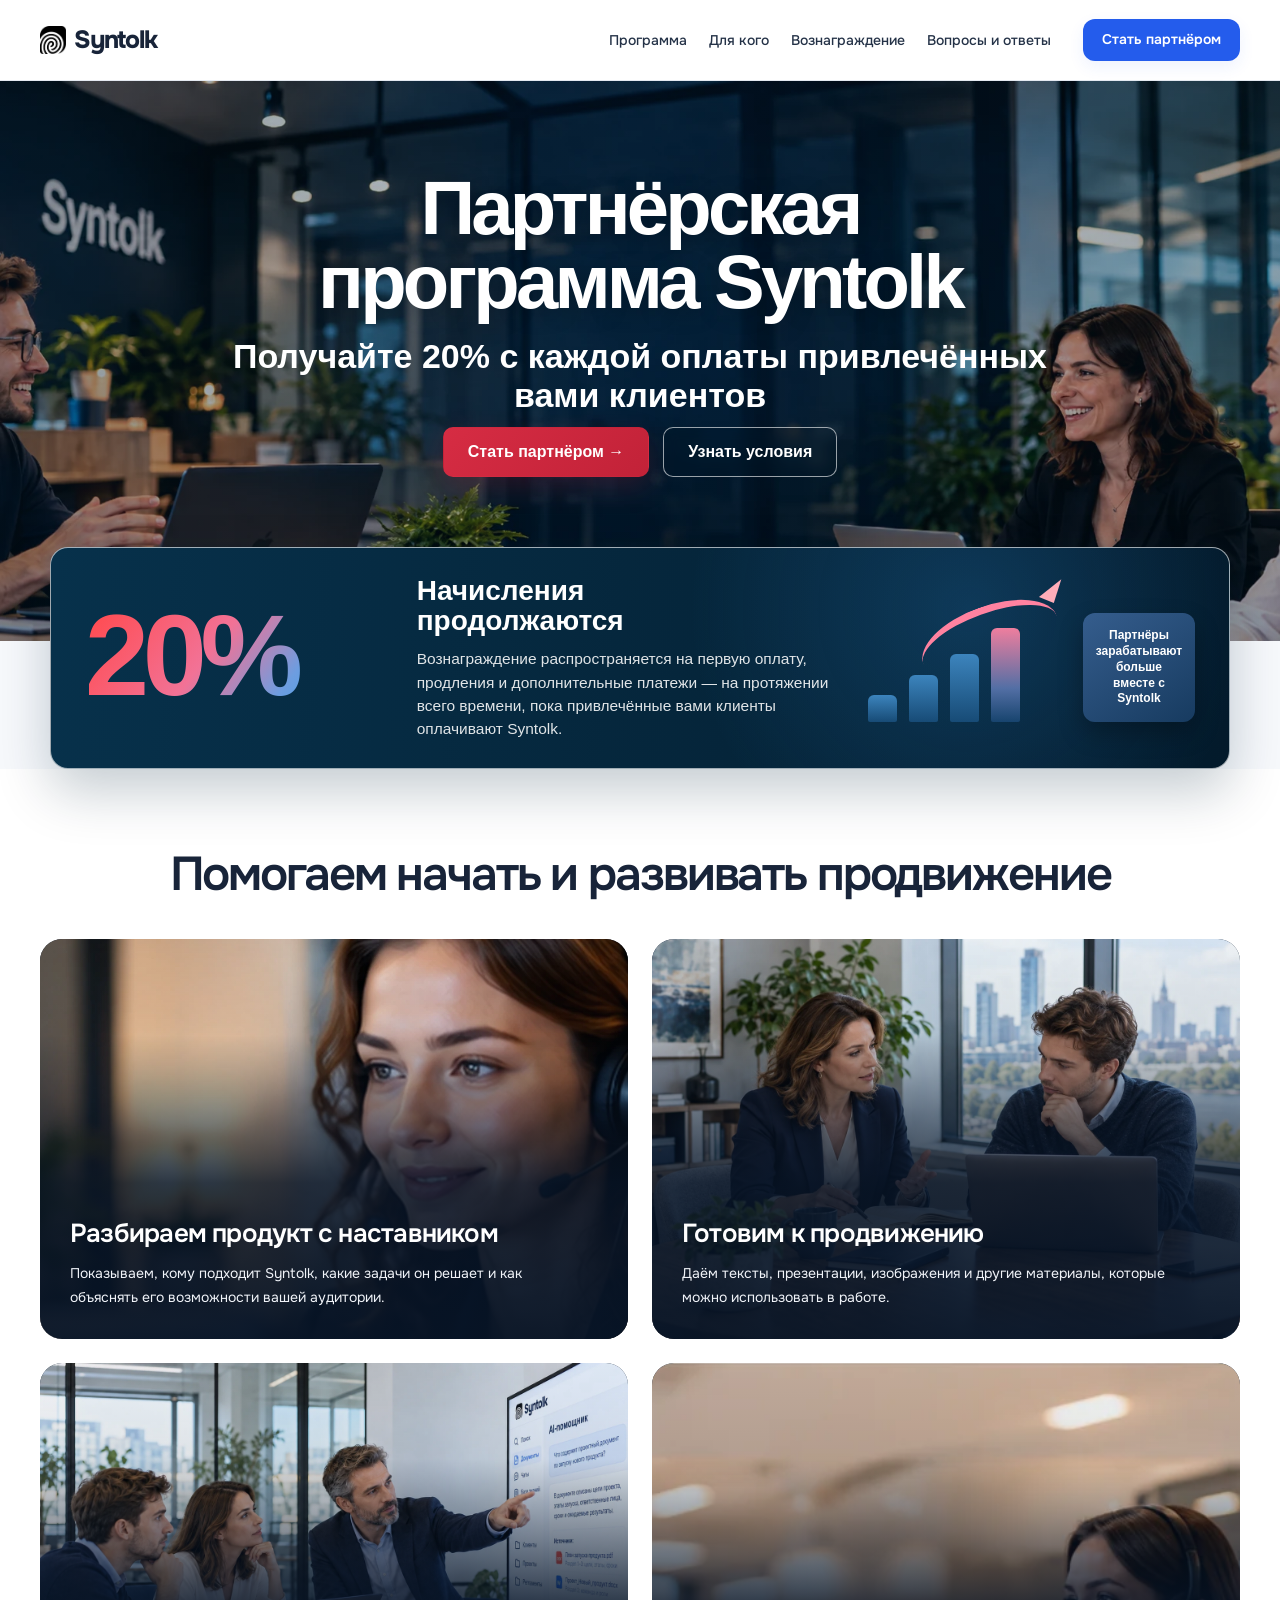
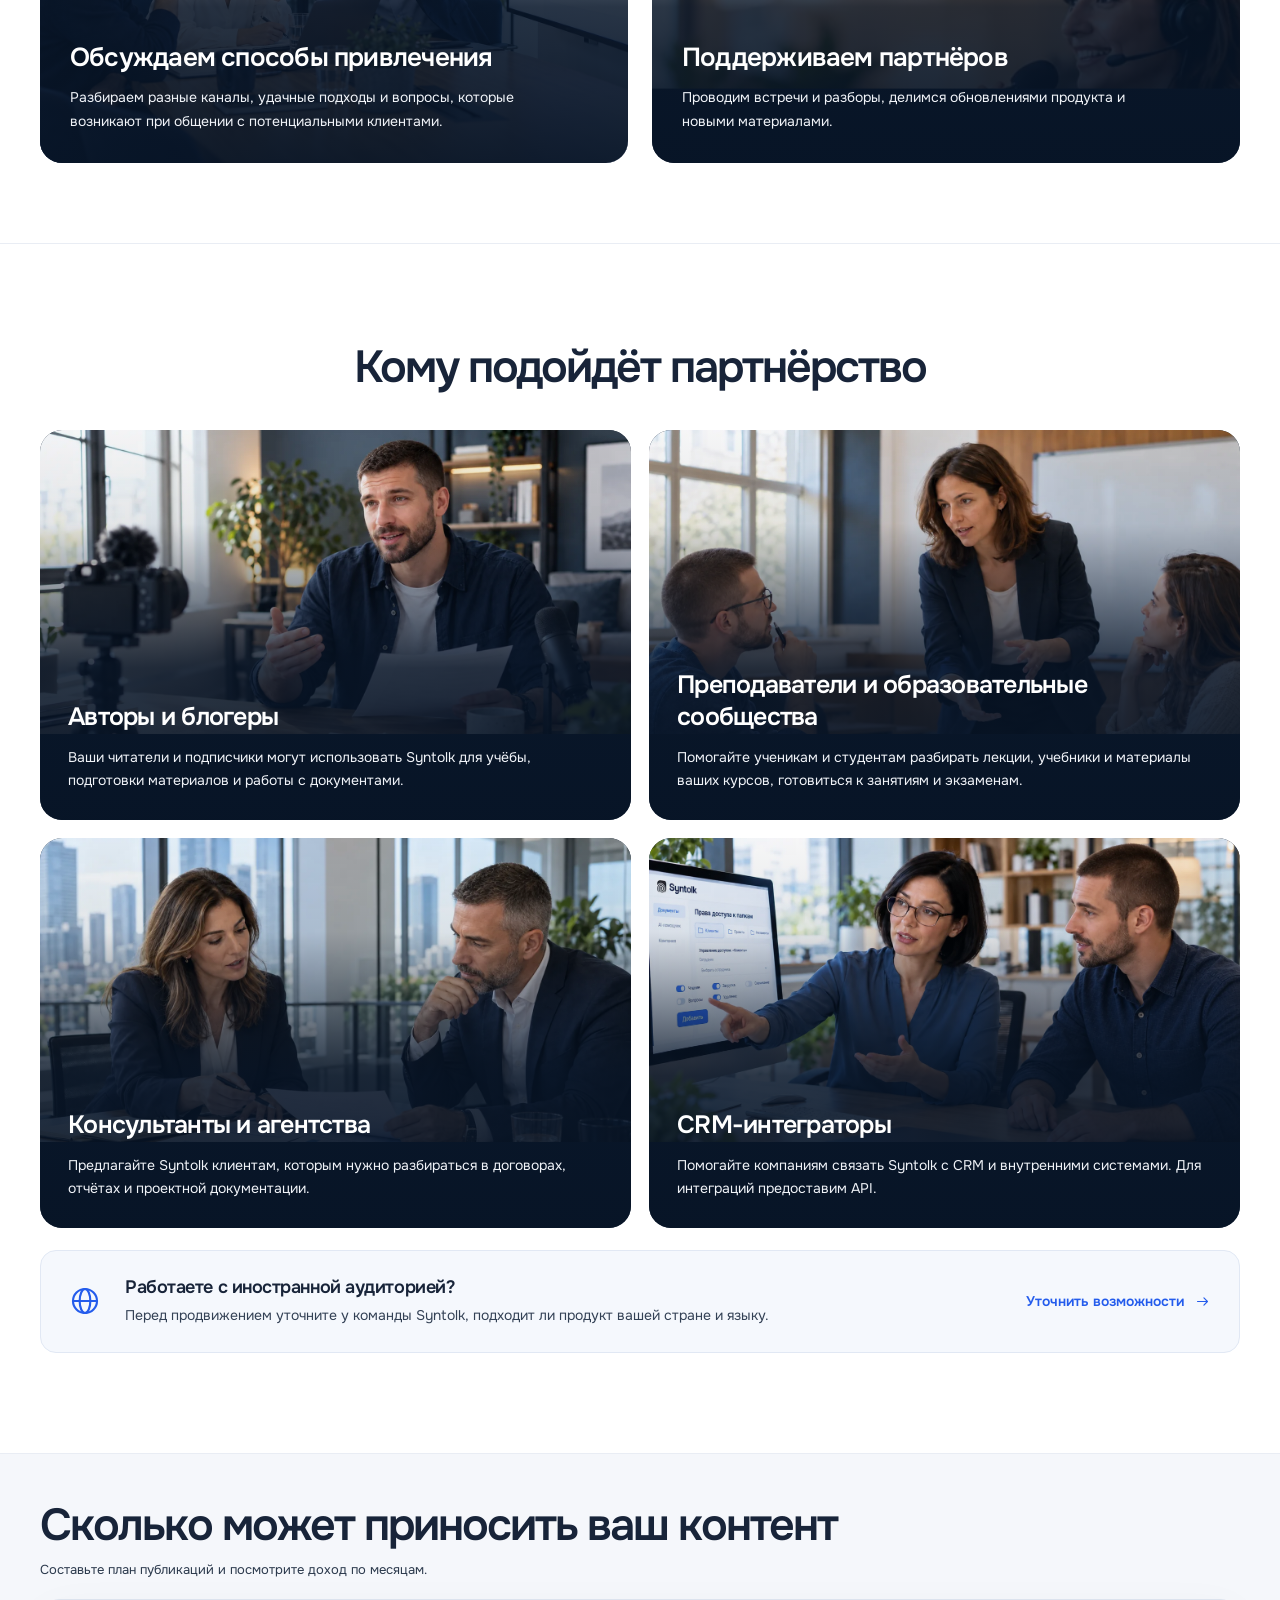
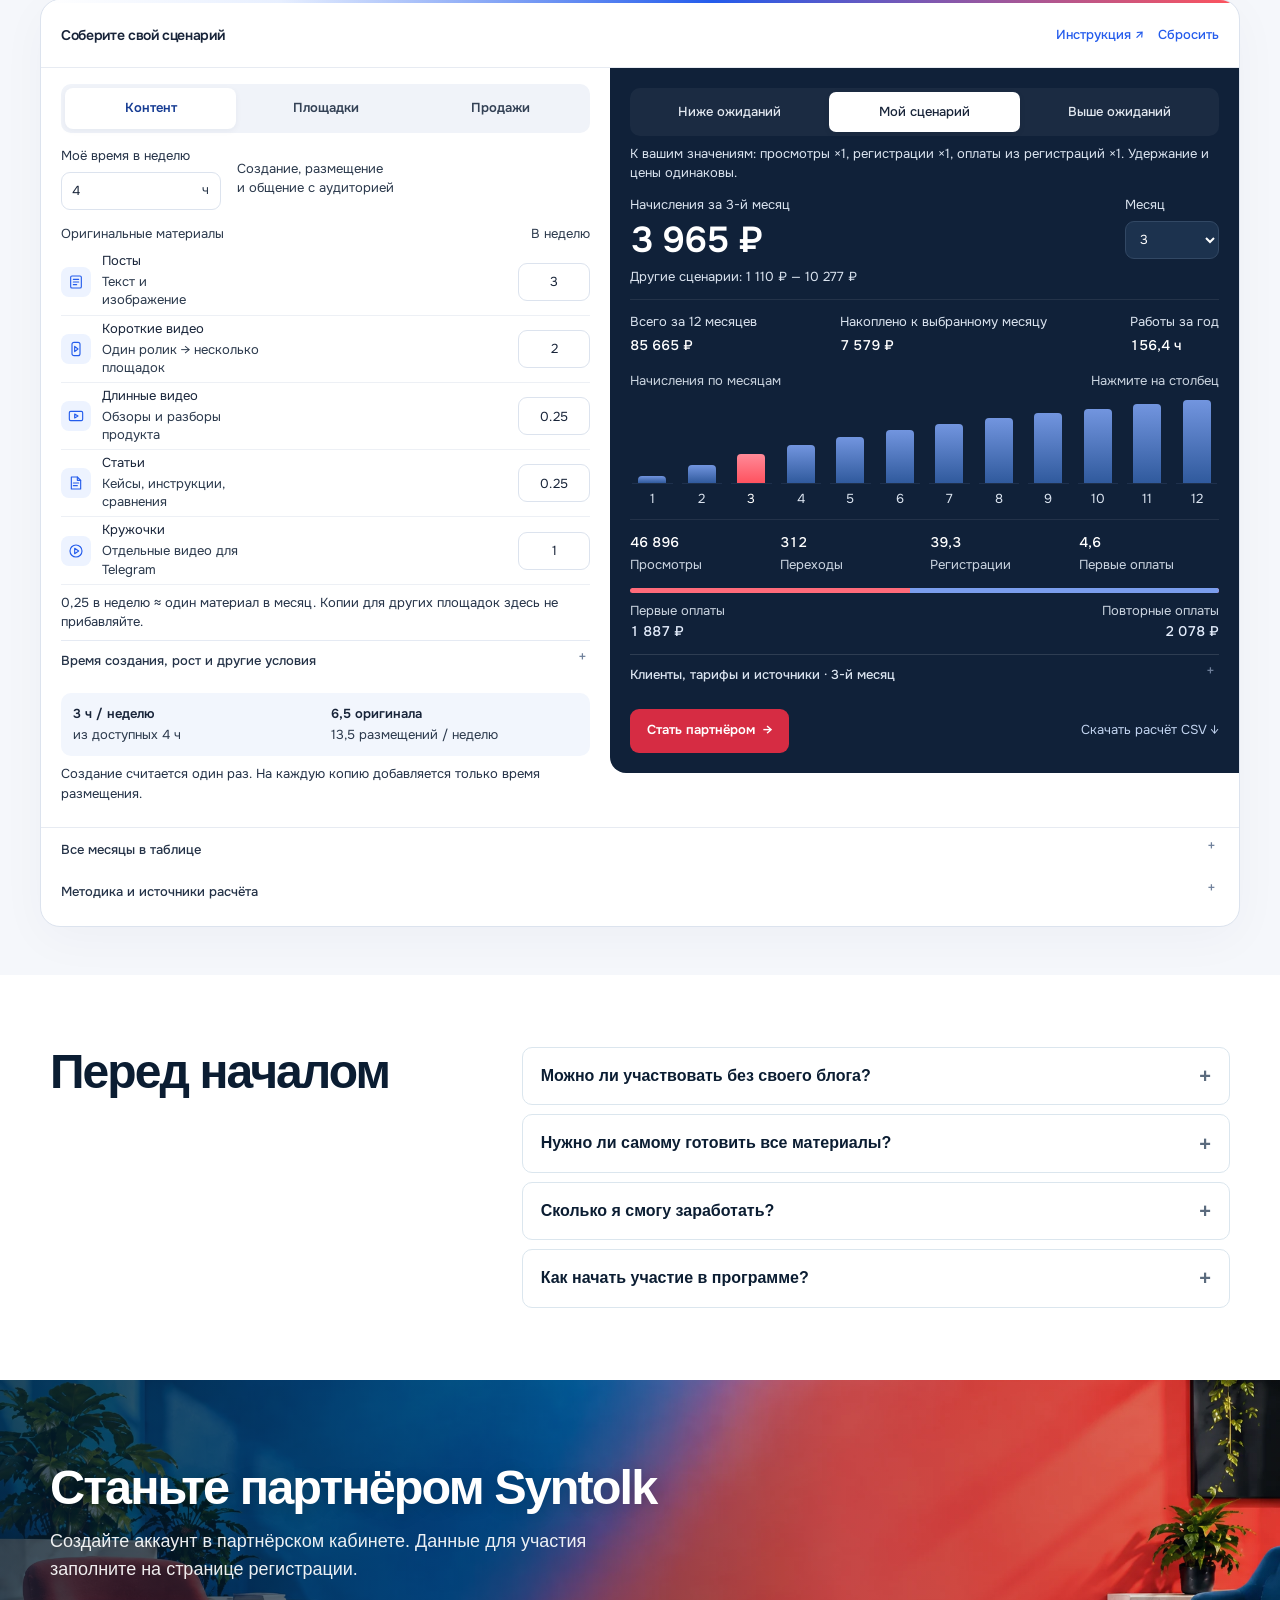
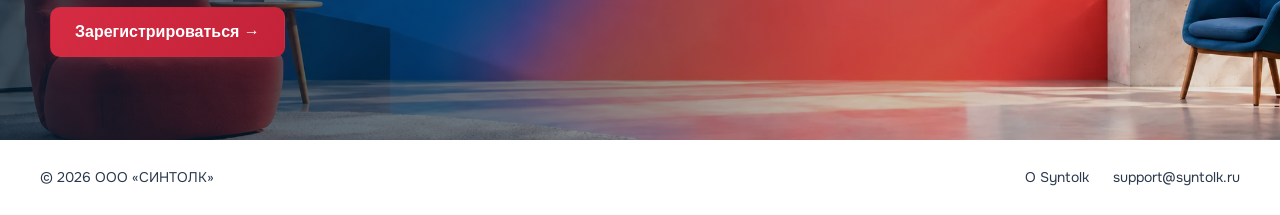
<file: partners/index.html>
<!doctype html>
<html lang="ru">
<head>
  <meta charset="utf-8">
  <meta name="viewport" content="width=device-width, initial-scale=1">
  <!-- Yandex.Metrika counter -->
  <script>
    (function(m,e,t,r,i,k,a){m[i]=m[i]||function(){(m[i].a=m[i].a||[]).push(arguments)};
    m[i].l=1*new Date();k=e.createElement(t),a=e.getElementsByTagName(t)[0],k.async=1,k.src=r,a.parentNode.insertBefore(k,a)})
    (window, document, "script", "https://mc.yandex.ru/metrika/tag.js", "ym");

    ym(105516749, "init", {
      clickmap: true,
      trackLinks: true,
      accurateTrackBounce: true,
      webvisor: true
    });
  </script>
  <!-- /Yandex.Metrika counter -->
  <meta name="theme-color" content="#f7f9fc">
  <meta name="description" content="Партнёрство с Syntolk: личный наставник, разбор результатов и вознаграждение за привлечённых клиентов. Для авторов, преподавателей, агентств и CRM-интеграторов.">
  <title>Партнёрам — Syntolk</title>
  <link rel="canonical" href="https://syntolk.ru/partners/">
  <link rel="icon" type="image/webp" href="Syntolk-partners-assets/asset-743472c279dd.webp">
  <style>
    @font-face{font-family:Onest;src:url('Syntolk-partners-assets/asset-966c5c29b475.ttf') format('truetype');font-weight:100 900;font-display:swap}
    :root{--ink:#182439;--muted:#334155;--blue:#245cec;--blue-dark:#1948c5;--navy:#101f37;--paper:#f7f9fc;--line:#dce3ee;--pale:#edf3ff;--orange:#f28b54;--radius:24px;--container:1200px}
    *,*::before,*::after{box-sizing:border-box}
    html{scroll-behavior:smooth;scroll-padding-top:100px}
    body{margin:0;background:var(--paper);color:var(--ink);font-family:Onest,Arial,sans-serif;font-size:16px;line-height:1.6;-webkit-font-smoothing:antialiased}
    body.menu-open{overflow:hidden}
    button,input,select,textarea{font:inherit}
    button,a{-webkit-tap-highlight-color:transparent}
    button{cursor:pointer}
    a{color:inherit;text-decoration:none}
    a,button,input,select,textarea,summary{-webkit-tap-highlight-color:rgba(36,92,236,.12)}
    :focus-visible{outline:3px solid #7596fb;outline-offset:4px}
    img{display:block;max-width:100%}
    svg{display:block}
    h1,h2,h3,p{margin:0}
    h1,h2,h3{font-weight:600}
    h1,h2{letter-spacing:-.045em;line-height:1.08}
    h2{font-size:clamp(32px,3.5vw,48px)}
    h3{font-size:21px;line-height:1.3;letter-spacing:-.025em}
    strong{font-weight:600}
    .container{width:min(var(--container),calc(100% - 64px));margin-inline:auto}
    .section{padding-block:100px}
    .kicker{display:flex;align-items:center;gap:9px;margin-bottom:18px;color:var(--blue);font-size:12px;font-weight:600;letter-spacing:.12em;text-transform:uppercase}
    .kicker::before{content:"";width:6px;height:6px;flex:none;border-radius:50%;background:currentColor}
    .section-heading{display:flex;align-items:flex-end;justify-content:space-between;gap:40px;margin-bottom:38px}
    .section-heading h2{max-width:670px}
    .section-heading>p{max-width:350px;color:var(--muted);font-size:16px}
    .btn{display:inline-flex;align-items:center;justify-content:center;gap:18px;min-height:52px;padding:14px 24px;border:1px solid transparent;border-radius:12px;font-size:15px;line-height:1.4;font-weight:600;transition:background .18s,color .18s,border-color .18s,box-shadow .18s}
    .btn svg{width:18px;height:18px;flex:none}
    .btn-primary{background:var(--blue);color:white;box-shadow:0 6px 16px #245cec14}
    .btn-primary:hover{background:var(--blue-dark);box-shadow:0 8px 22px #245cec28}
    .btn-secondary{background:#fff;border-color:var(--line)}
    .btn-secondary:hover{background:var(--pale);border-color:#b5c9f7}
    .text-link{display:inline-flex;align-items:center;gap:10px;font-size:14px;font-weight:600;color:var(--blue);min-height:44px}
    .text-link svg{width:17px;height:17px}
    .icon{width:24px;height:24px;stroke:currentColor;stroke-width:1.6;fill:none;stroke-linecap:round;stroke-linejoin:round;flex:none}
    .skip-link{position:fixed;top:-80px;left:20px;background:white;z-index:100;padding:12px;border:2px solid var(--blue);border-radius:8px}
    .skip-link:focus{top:12px}
    .sr-only{position:absolute;width:1px;height:1px;padding:0;margin:-1px;overflow:hidden;clip:rect(0,0,0,0);white-space:nowrap;border:0}
    .site-header{position:sticky;top:0;z-index:30;background:#ffffffed;border-bottom:1px solid #e4e9f1;backdrop-filter:blur(16px)}
    .header-inner{min-height:80px;display:flex;align-items:center;gap:32px}
    .brand{display:inline-flex;align-items:center;gap:8px;font-size:25px;line-height:1;font-weight:750;letter-spacing:-1.2px;flex:none}
    .brand img{width:26px;height:29px;object-fit:contain;filter:brightness(0)}
    .brand-label{padding-left:16px;border-left:1px solid var(--line);margin-left:5px;color:#6b778a;font-size:13px;font-weight:450;letter-spacing:0}
    .nav{display:flex;align-items:center;gap:27px;margin-left:auto;font-size:13px;font-weight:500;color:#536278}
    .nav a{padding-block:12px;transition:color .18s}
    .nav a:hover{color:var(--blue)}
    .header-cta{min-height:42px;padding:10px 18px;font-size:13px}
    .menu-toggle{display:none;border:1px solid var(--line);background:#fff;width:42px;height:42px;border-radius:10px;align-items:center;justify-content:center;flex:none}
    .mobile-nav{display:none}
    .hero{position:relative;padding:72px 0 56px;overflow:hidden}
    .hero-grid{display:grid;grid-template-columns:1.12fr 1fr;gap:58px;align-items:center}
    .hero h1{font-size:clamp(42px,3.8vw,56px);line-height:1.09;max-width:640px}
    .hero h1 span{display:block}
    .hero h1 .accent{color:var(--blue)}
    .hero .lead{margin-top:25px;color:var(--muted);font-size:18px;line-height:1.65;max-width:540px}
    .hero-actions{display:flex;align-items:center;gap:12px;margin-top:30px;flex-wrap:wrap}
    .hero-note{color:#647187;font-size:12px;margin-top:18px;max-width:490px}
    .hero-visual{position:relative;min-width:0;padding:0 8px 34px 0}
    .hero-visual::before{position:absolute;content:"";inset:28px -12px 0 32px;background:#dce8ff;border-radius:32px;transform:rotate(3deg)}
    .hero-photo{position:relative;overflow:hidden;border-radius:28px;background:#dfe6ef;height:460px}
    .hero-photo>img{width:100%;height:100%;object-fit:cover;object-position:52% center}
    .photo-label{position:absolute;top:20px;left:20px;display:inline-flex;align-items:center;gap:8px;border:1px solid #ffffff70;background:#ffffffee;padding:9px 13px;border-radius:8px;color:#26354b;font-size:11px;font-weight:600;letter-spacing:.07em;text-transform:uppercase}
    .photo-label .icon{width:16px;height:16px;color:var(--blue)}
    .reward-card{position:absolute;bottom:0;left:-28px;width:calc(100% - 22px);background:var(--navy);color:white;border:1px solid #ffffff24;border-radius:20px;padding:24px 28px;box-shadow:0 20px 50px #172f5020;display:flex;align-items:center;gap:25px}
    .reward-number{font-size:70px;line-height:1;letter-spacing:-.065em;font-weight:600;color:#fff;flex:none}
    .reward-number span{color:#9db9ff;font-size:.67em}
    .reward-copy strong{font-size:19px;display:block;line-height:1.35;margin-bottom:5px}
    .reward-copy p{color:#c4cfe0;font-size:13px;line-height:1.5}
    .hero-bottom{display:flex;align-items:center;gap:28px;margin-top:60px;border-top:1px solid var(--line);padding-top:24px}
    .hero-bottom>span{font-size:12px;color:#647187;white-space:nowrap}
    .hero-audiences{display:flex;flex-wrap:wrap;gap:10px 28px;color:#37465b;font-size:13px}
    .hero-audiences span{display:flex;align-items:center;gap:9px}
    .hero-audiences span::before{content:"";width:4px;height:4px;background:#8ba8dd;border-radius:50%;flex:none}
    .product{padding-top:54px;padding-bottom:100px}
    .product-panel{background:transparent;border:0;border-radius:0;padding:48px;display:grid;grid-template-columns:.92fr 1fr;gap:64px;align-items:center;overflow:hidden;position:relative}
    .product-panel h2{font-size:clamp(30px,3vw,42px)}
    .product-panel .intro{margin-top:20px;color:var(--muted);font-size:16px;max-width:450px}
    .product-feature-list{list-style:none;padding:0;margin:23px 0 14px;display:grid;gap:12px;font-size:14px}
    .product-feature-list li{display:flex;gap:11px;align-items:center}
    .product-feature-list .icon{color:var(--blue);width:19px;height:19px}
    .product-demo{position:relative;background:#fff;border:1px solid #dce4ef;border-radius:18px;box-shadow:0 18px 38px #34578c0c;overflow:hidden}
    .demo-toolbar{display:flex;align-items:center;gap:8px;padding:15px 20px;border-bottom:1px solid #e5eaf2;font-size:12px;color:#69778d}
    .demo-toolbar .icon{width:16px;height:16px;color:var(--blue)}
    .demo-toolbar span:last-child{margin-left:auto;font-size:10px;color:#738298}
    .demo-tabs{display:flex;gap:4px;margin:19px 20px 0;background:#f0f3f8;padding:4px;border-radius:10px}
    .demo-tab{flex:1;border:0;border-radius:7px;background:transparent;color:#58677c;min-height:37px;font-size:12px;font-weight:500;padding:8px 5px}
    .demo-tab[aria-selected=true]{background:white;color:var(--blue);box-shadow:0 1px 4px #192c4810}
    .demo-body{padding:20px;min-height:266px}
    .demo-files{display:flex;flex-wrap:wrap;gap:7px;margin-bottom:18px}
    .demo-file{font-size:11px;line-height:1.4;display:inline-flex;align-items:center;gap:7px;background:#f5f7fb;border:1px solid #e7ebf2;padding:8px 10px;border-radius:7px}
    .demo-file .icon{width:14px;height:14px;color:#70839e}
    .demo-question{padding:16px;background:#f0f5ff;border-radius:10px;font-size:16px;font-weight:500;line-height:1.5;color:#233d70}
    .demo-result{display:flex;gap:12px;align-items:flex-start;margin-top:18px}
    .demo-result .icon{color:var(--blue);width:20px;height:20px;margin-top:2px}
    .demo-result p{font-size:13px;color:var(--muted)}
    .demo-result strong{display:block;color:var(--ink);margin-bottom:4px;font-size:13px}
    .demo-caption{border-top:1px solid #e7ebf2;padding:11px 20px;font-size:10px;letter-spacing:.02em;color:#748197}
    .audience{background:#fff;border-top:1px solid #e9edf4;border-bottom:1px solid #e9edf4}
    .audience-grid{display:grid;grid-template-columns:repeat(3,minmax(0,1fr));gap:18px}
    .audience-card{border:1px solid var(--line);border-radius:20px;padding:28px;display:flex;flex-direction:column;align-items:flex-start}
    .icon-tile{display:grid;place-items:center;width:48px;height:48px;background:var(--pale);border:1px solid #e0e9fc;border-radius:12px;color:var(--blue);margin-bottom:24px}
    .audience-card:nth-child(2) .icon-tile{background:#eef5f4;border-color:#dce9e6;color:#46716a}
    .audience-card:nth-child(3) .icon-tile{background:#fff3eb;border-color:#f6e2d3;color:#ac683e}
    .audience-card h3{font-size:22px;margin-bottom:12px}
    .audience-card>p{color:var(--muted);font-size:14px;line-height:1.7;margin-bottom:24px}
    .audience-for{margin-top:auto;padding-top:19px;border-top:1px solid #e5eaf1;width:100%;font-size:12px;line-height:1.6;color:#58667a}
    .audience-for span{display:block;color:#28364a;font-weight:600;margin-bottom:5px}
    .global-strip{display:flex;align-items:center;gap:24px;margin-top:22px;padding:25px 28px;background:#f5f8fd;border:1px solid #e1e8f4;border-radius:16px}
    .global-strip>.icon{width:32px;height:32px;color:var(--blue)}
    .global-strip h3{font-size:18px;margin-bottom:5px}
    .global-strip p{font-size:13px;color:var(--muted);max-width:760px}
    .global-strip .text-link{margin-left:auto;white-space:nowrap}
    .community{background:var(--navy);color:#fff;position:relative;overflow:hidden}
    .community .kicker{color:#a8c2ff}
    .community-header{display:grid;grid-template-columns:1fr .85fr;gap:85px;margin-bottom:45px;align-items:end}
    .community-header h2{max-width:650px}
    .community-header>p{color:#b9c7da;font-size:16px;line-height:1.75}
    .community-layout{display:grid;grid-template-columns:.95fr 1fr;gap:42px;align-items:stretch}
    .community-media{position:relative;border-radius:20px;overflow:hidden;min-height:386px;background:#213751}
    .community-media>img{width:100%;height:100%;position:absolute;inset:0;object-fit:cover;object-position:46% center}
    .community-media::after{content:"";position:absolute;inset:0;background:linear-gradient(transparent 30%,#08182ce8)}
    .meeting-caption{position:absolute;z-index:1;left:25px;right:25px;bottom:25px}
    .meeting-caption>span{display:inline-block;color:#c6d7fa;font-size:10px;letter-spacing:.1em;text-transform:uppercase;margin-bottom:10px}
    .meeting-caption h3{font-size:24px;max-width:320px;margin-bottom:16px}
    .meeting-topics{display:flex;flex-wrap:wrap;gap:7px}
    .meeting-topics span{border:1px solid #ffffff36;background:#ffffff0c;border-radius:7px;padding:6px 9px;color:#e0e8f5;font-size:11px}
    .support-grid{display:grid;grid-template-columns:repeat(2,minmax(0,1fr));gap:22px 27px}
    .support-item{border-top:1px solid #ffffff24;padding-top:21px}
    .support-item>.icon{color:#94b6ff;width:25px;height:25px;margin-bottom:16px}
    .support-item h3{font-size:18px;margin-bottom:10px}
    .support-item p{font-size:14px;line-height:1.75;color:#b8c6d9}
    .community-foot{display:flex;gap:32px;align-items:center;justify-content:space-between;border-top:1px solid #ffffff24;margin-top:35px;padding-top:26px}
    .community-foot p{font-size:15px;color:#c5d2e4;max-width:720px}
    .community-foot .text-link{color:#fff;white-space:nowrap}
    .process .section-heading>p{max-width:370px}
    .process-grid{display:grid;grid-template-columns:repeat(4,minmax(0,1fr));gap:28px;margin-top:45px}
    .process-card{border-top:1px solid #cbd5e6;padding-top:22px;position:relative}
    .step-index{display:block;color:var(--blue);font-size:12px;letter-spacing:.05em;margin-bottom:24px}
    .process-card h3{font-size:19px;margin-bottom:12px;max-width:230px}
    .process-card p{font-size:14px;line-height:1.75;color:var(--muted)}
    .content-note{margin-top:45px;display:grid;grid-template-columns:.85fr 1fr;gap:60px;align-items:center;border:1px solid #d9e4f7;background:#eef3fd;border-radius:20px;padding:30px 34px}
    .content-note h3{font-size:25px;max-width:390px}
    .content-note p{font-size:14px;line-height:1.75;color:#52647e}
    .reward-section{padding-top:12px}
    .reward-panel{display:grid;grid-template-columns:.85fr 1fr;gap:65px;align-items:center;border-radius:28px;background:#fff;border:1px solid var(--line);padding:48px}
    .reward-intro h2{max-width:480px}
    .reward-intro>p{font-size:15px;color:var(--muted);margin-top:22px;max-width:430px}
    .reward-rules{padding:0;margin:24px 0 0;list-style:none;display:grid;gap:11px;font-size:14px;line-height:1.55}
    .reward-rules li{display:flex;gap:10px;align-items:flex-start}
    .reward-rules .icon{color:var(--blue);width:18px;height:18px;margin-top:2px}
    .calculator{padding:28px;background:#f1f5ff;border:1px solid #e1e9f8;border-radius:20px;min-width:0}
    .calc-heading{display:flex;align-items:center;justify-content:space-between;gap:16px;margin-bottom:22px}
    .calc-heading h3{font-size:18px}
    .calc-rate{font-size:11px;background:#fff;border:1px solid #d5e0f5;border-radius:6px;padding:5px 9px;color:#344f85;font-weight:600;white-space:nowrap}
    .calc-field{display:grid;gap:8px;margin-bottom:19px}
    .calc-label-row{display:flex;align-items:center;justify-content:space-between;gap:12px}
    .calc-field label{font-size:12px;color:#526079;max-width:250px}
    .input-unit{position:relative;min-width:0}
    .input-unit input{width:100%;background:white;border:1px solid #cfdaf0;border-radius:9px;height:44px;color:#233553;padding:8px 36px 8px 12px;font-size:16px;outline-offset:2px}
    .input-unit span{position:absolute;right:13px;top:11px;color:#71819a;font-size:14px;pointer-events:none}
    .client-count{width:75px;flex:none}
    .client-count input{padding:8px 10px;text-align:center;-moz-appearance:textfield;appearance:textfield}
    .client-count input::-webkit-inner-spin-button,.client-count input::-webkit-outer-spin-button{-webkit-appearance:none;margin:0}
    input[type=range]{width:100%;margin:8px 0 0;height:24px;accent-color:var(--blue);cursor:pointer}
    .range-labels{display:flex;justify-content:space-between;font-size:10px;color:#74829a;margin-top:-6px}
    .calc-result{margin-top:22px;border-top:1px solid #d4def2;padding-top:22px}
    .calc-result>span{display:block;font-size:12px;color:#566984}
    .calc-result output{display:block;margin-top:7px;color:var(--blue);font-size:clamp(34px,3.2vw,48px);font-weight:600;line-height:1.2;letter-spacing:-.045em;overflow-wrap:anywhere}
    .calc-total{font-size:11px;color:#6a7890;margin-top:8px}
    .calc-note{font-size:11px;line-height:1.6;color:#64728b;margin-top:17px}
    .faq{padding-top:84px}
    .faq-layout{display:grid;grid-template-columns:.65fr 1fr;gap:100px;align-items:start}
    .faq-intro h2{font-size:42px}
    .faq-intro>p{font-size:14px;color:var(--muted);margin-top:20px;max-width:270px}
    .faq-list{border-top:1px solid var(--line)}
    details{border-bottom:1px solid var(--line)}
    summary{list-style:none;cursor:pointer;display:flex;align-items:center;justify-content:space-between;gap:20px;padding:19px 0;font-size:15px;font-weight:500;line-height:1.5}
    summary::-webkit-details-marker{display:none}
    summary::after{content:"+";color:#6f809b;font-size:23px;line-height:1;width:24px;height:24px;flex:none;text-align:center;font-weight:350}
    details[open] summary::after{content:"−"}
    details>p{font-size:14px;line-height:1.8;color:var(--muted);padding:0 32px 19px 0}
    .join{position:relative;background:#245cec;color:#fff;overflow:hidden}
    .join::before{content:"";position:absolute;width:600px;height:600px;border:1px solid #ffffff1c;border-radius:50%;left:-180px;bottom:-350px;pointer-events:none}
    .join::after{content:"";position:absolute;width:800px;height:800px;border:1px solid #ffffff16;border-radius:50%;left:-280px;bottom:-450px;pointer-events:none}
    .join-grid{position:relative;z-index:1;display:grid;grid-template-columns:1fr .9fr;gap:90px;align-items:center}
    .join .kicker{color:#cfddff}
    .join h2{font-size:clamp(36px,3.7vw,52px);max-width:530px}
    .join-copy>p{color:#e0e8ff;font-size:16px;line-height:1.75;max-width:450px;margin-top:23px}
    .join-next{margin-top:35px;padding-top:24px;border-top:1px solid #ffffff38;max-width:430px}
    .join-next>span{display:block;color:#d2dfff;font-size:11px;text-transform:uppercase;letter-spacing:.1em;margin-bottom:10px}
    .join-next p{font-size:14px;color:#e4ecff;line-height:1.75}
    .application{border:1px solid #fff;background:#fff;border-radius:22px;padding:30px;color:var(--ink);box-shadow:0 24px 60px #08287324;min-width:0}
    .application h3{font-size:24px;margin-bottom:7px}
    .application>p{color:var(--muted);font-size:12px;margin-bottom:23px}
    .fields{display:grid;grid-template-columns:repeat(2,minmax(0,1fr));gap:17px 13px}
    .field{display:grid;gap:7px;min-width:0}
    .field label{font-size:12px;color:#47576e;font-weight:500}
    .field label span{font-size:10px;font-weight:400;color:#78859b}
    .field input,.field select,.field textarea{width:100%;min-width:0;border:1px solid #d8e0ed;border-radius:9px;min-height:46px;padding:10px 12px;color:#26374f;background:#fff;font-size:14px;line-height:1.5}
    .field textarea{min-height:93px;resize:vertical}
    .field input::placeholder,.field textarea::placeholder{color:#8a96a8}
    .field select{padding-right:24px}
    .full{grid-column:1/-1}
    .consent{display:flex;align-items:flex-start;gap:9px;margin-top:19px;font-size:10px;line-height:1.65;color:#64738a}
    .consent input{width:16px;height:16px;flex:none;margin:1px 0 0;accent-color:var(--blue)}
    .consent a{text-decoration:underline;text-underline-offset:2px}
    .application .btn{width:100%;margin-top:19px}
    .send-note{font-size:10px;line-height:1.7;color:#718097;margin-top:12px}
    .site-footer{background:#fff;padding-block:27px;font-size:11px;color:#6a778a}
    .footer-inner{display:flex;align-items:center;justify-content:space-between;gap:24px;flex-wrap:wrap}
    .footer-links{display:flex;align-items:center;gap:24px;flex-wrap:wrap}
    .footer-links a:hover{color:var(--blue)}
    dialog{color:var(--ink);border:1px solid var(--line);border-radius:20px;width:min(560px,calc(100% - 32px));padding:28px;max-height:calc(100dvh - 40px);overflow:auto;box-shadow:0 28px 80px #10213b33}
    dialog::backdrop{background:#0b193e88;backdrop-filter:blur(4px)}
    .dialog-top{display:flex;align-items:flex-start;justify-content:space-between;gap:18px;margin-bottom:16px}
    .dialog-top h2{font-size:27px;letter-spacing:-.03em}
    .dialog-close{display:grid;place-items:center;border:1px solid var(--line);background:#fff;width:36px;height:36px;border-radius:8px;flex:none}
    .dialog-close .icon{width:18px;height:18px}
    dialog>p{font-size:13px;color:var(--muted)}
    .application-preview{margin:18px 0;padding:16px;background:#f4f7fc;border:1px solid #e4eaf3;border-radius:10px;font:12px/1.8 Onest,Arial,sans-serif;white-space:pre-wrap;overflow-wrap:anywhere;color:#425571}
    .dialog-actions{display:flex;gap:9px;flex-wrap:wrap}
    .dialog-actions .btn{font-size:13px;min-height:45px;padding:12px 17px}
    .copy-status{min-height:20px;color:#375f9d;font-size:11px;margin-top:13px}
    @media(min-width:1600px){.hero{padding-top:88px}.hero-grid{gap:80px}.hero h1{font-size:56px}.hero-photo{height:480px}}
    @media(max-width:1150px){.header-inner{gap:22px}.brand-label{display:none}.nav{gap:21px}.hero-grid{gap:35px}.hero h1{font-size:52px}.hero-photo{height:440px}.reward-card{left:-15px;width:calc(100% + 3px);padding:23px;gap:17px}.reward-number{font-size:60px}.reward-copy strong{font-size:17px}.product-panel{padding:38px;gap:36px}.community-header{gap:50px}.community-layout{gap:30px}.support-grid{gap:20px}.reward-panel{gap:38px;padding:38px}.faq-layout{gap:60px}.join-grid{gap:55px}}
    @media(max-width:1000px){.nav{display:none}.header-inner{min-height:72px;gap:12px}.header-cta{margin-left:auto}.menu-toggle{display:inline-flex}.mobile-nav{position:fixed;inset:72px 0 0;background:#fff;z-index:29;padding:25px 32px;overflow:auto}.mobile-nav.is-open{display:block}.mobile-nav a{display:block;padding:19px 0;border-bottom:1px solid var(--line);font-size:20px}.hero-grid{grid-template-columns:1.05fr 1fr;gap:28px}.hero h1{font-size:45px}.hero .lead{font-size:16px}.hero-photo{height:410px}.reward-card{padding:20px;gap:13px}.reward-number{font-size:53px}.reward-copy strong{font-size:15px}.reward-copy p{font-size:11px}.hero-actions{gap:8px}.hero-actions .btn{padding:13px 17px;font-size:13px}.product-panel{gap:28px;padding:30px}.product-panel .intro{font-size:14px}.audience-card{padding:23px}.audience-card h3{font-size:20px}.community-header{grid-template-columns:1fr 1fr;gap:40px}.community-header h2{font-size:37px}.community-layout{grid-template-columns:.8fr 1fr;gap:28px}.support-grid{gap:18px}.support-item h3{font-size:16px}.support-item p{font-size:12px}.meeting-caption{left:20px;right:20px}.process-grid{gap:20px}.process-card h3{font-size:17px}.content-note{gap:35px}.reward-panel{gap:30px;padding:30px}.calculator{padding:23px}.join-grid{gap:35px}.application{padding:25px}.join-copy>p{font-size:15px}}
    @media(max-width:760px){.container{width:calc(100% - 40px)}.section{padding-block:66px}h2{font-size:35px}.section-heading{display:block;margin-bottom:28px}.section-heading>p{max-width:540px;margin-top:18px;font-size:14px}.kicker{font-size:10px;margin-bottom:16px}.hero{padding-top:40px;padding-bottom:36px}.hero-grid{grid-template-columns:1fr;gap:35px}.hero h1{font-size:clamp(39px,7.9vw,56px);max-width:600px}.hero .lead{font-size:16px;max-width:540px;margin-top:21px}.hero-actions{margin-top:25px}.hero-actions .btn{min-height:49px;padding:13px 20px;font-size:14px}.hero-note{font-size:11px;margin-top:15px}.hero-visual{padding:0 7px 35px 0;max-width:540px;margin-top:5px;margin-left:12px}.hero-visual::before{inset:20px -4px 7px 25px;border-radius:24px;transform:rotate(2deg)}.hero-photo{height:340px;border-radius:22px}.hero-photo>img{object-position:50% 35%}.reward-card{left:-12px;width:calc(100% - 8px);padding:22px;gap:22px;border-radius:16px}.reward-number{font-size:65px}.reward-copy strong{font-size:18px}.reward-copy p{font-size:12px}.photo-label{top:15px;left:15px;font-size:10px;padding:8px 11px}.hero-bottom{display:block;margin-top:35px;padding-top:20px}.hero-bottom>span{display:block;margin-bottom:12px;font-size:11px}.hero-audiences{gap:9px 20px;font-size:12px}.product{padding-top:15px;padding-bottom:65px}.product-panel{grid-template-columns:1fr;padding:28px;gap:30px;border-radius:22px}.product-panel h2{font-size:34px;max-width:500px}.product-panel .intro{font-size:15px;max-width:540px}.product-feature-list{font-size:13px}.product-demo{max-width:540px;width:100%;margin-inline:auto}.demo-body{min-height:245px}.demo-question{font-size:15px}.audience-grid{grid-template-columns:1fr;gap:14px}.audience-card{padding:25px;display:grid;grid-template-columns:48px 1fr;column-gap:18px}.audience-card .icon-tile{grid-column:1;grid-row:1;align-self:start;margin:0}.audience-card h3{grid-column:2;align-self:center;min-height:48px;margin:0;font-size:22px}.audience-card>p{grid-column:1/-1;margin:18px 0;font-size:14px}.audience-for{grid-column:1/-1;padding-top:15px}.global-strip{align-items:flex-start;gap:17px;padding:23px;flex-wrap:wrap}.global-strip>.icon{width:25px;height:25px}.global-strip>div{flex:1;min-width:200px}.global-strip h3{font-size:17px}.global-strip p{font-size:12px}.global-strip .text-link{margin-left:42px}.community-header{grid-template-columns:1fr;gap:20px;margin-bottom:30px}.community-header h2{font-size:35px}.community-header>p{max-width:580px;font-size:14px}.community-layout{grid-template-columns:1fr;gap:29px}.community-media{min-height:290px}.meeting-caption h3{font-size:23px;max-width:350px}.support-grid{gap:27px 24px}.support-item h3{font-size:17px}.support-item p{font-size:13px}.support-item>.icon{margin-bottom:13px}.community-foot{display:block;margin-top:30px;padding-top:22px}.community-foot p{font-size:13px}.community-foot .text-link{margin-top:11px;font-size:13px}.process-grid{grid-template-columns:repeat(2,minmax(0,1fr));gap:30px 25px;margin-top:32px}.step-index{margin-bottom:16px}.process-card h3{font-size:19px}.process-card p{font-size:13px}.content-note{grid-template-columns:1fr;gap:16px;padding:26px;margin-top:32px}.content-note h3{font-size:25px;max-width:450px}.content-note p{font-size:13px}.reward-section{padding-top:0}.reward-panel{grid-template-columns:1fr;gap:30px;padding:28px;border-radius:22px}.reward-intro h2{max-width:530px;font-size:34px}.reward-intro>p{max-width:540px;font-size:14px}.reward-rules{font-size:13px;margin-top:20px}.calculator{padding:25px}.calc-result output{font-size:44px}.faq{padding-top:10px}.faq-layout{grid-template-columns:1fr;gap:28px}.faq-intro h2{font-size:35px}.faq-intro>p{max-width:500px;font-size:13px;margin-top:15px}.faq-list summary{font-size:14px;padding:18px 0}.faq-list details>p{font-size:13px}.join-grid{grid-template-columns:1fr;gap:30px}.join h2{font-size:39px;max-width:550px}.join-copy>p{font-size:15px;max-width:540px;margin-top:20px}.join-next{margin-top:24px;padding-top:20px;max-width:540px}.join-next p{font-size:13px}.application{padding:26px;max-width:540px;width:100%;margin-inline:auto}.field input,.field select,.field textarea{font-size:16px}.application>p{font-size:12px}.site-footer{padding-block:25px}.footer-inner{gap:16px;font-size:10px}.footer-links{gap:12px 22px}}
    @media(max-width:390px){.container{width:calc(100% - 32px)}.header-inner{min-height:66px;gap:8px}.brand{font-size:21px;gap:6px}.brand img{width:22px;height:25px}.header-cta{font-size:11px;min-height:40px;padding:10px 11px}.menu-toggle{width:38px;height:40px}.mobile-nav{top:66px;padding-inline:20px}.hero h1{font-size:36px}.hero .lead{font-size:14px}.hero-actions{align-items:stretch;gap:8px}.hero-actions .btn{padding:12px 14px;font-size:12px;gap:9px;min-height:47px}.hero-actions .btn svg{width:16px;height:16px}.hero-photo{height:300px}.reward-card{padding:18px;gap:16px}.reward-number{font-size:55px}.reward-copy strong{font-size:15px}.reward-copy p{font-size:11px}.product-panel{padding:22px}.product-panel h2{font-size:29px}.product-panel .intro{font-size:14px}.product-feature-list{font-size:12px}.demo-tabs{margin-inline:14px}.demo-toolbar{padding:13px 14px}.demo-toolbar span:last-child{font-size:9px}.demo-body{padding:15px;min-height:270px}.demo-tab{font-size:11px}.demo-question{font-size:14px}.demo-file{font-size:10px;padding:7px 8px}.demo-result p{font-size:12px}.demo-result strong{font-size:12px}.audience-card{padding:22px;column-gap:14px}.audience-card h3{font-size:20px}.global-strip{padding:20px;gap:12px}.global-strip>div{min-width:180px}.global-strip .text-link{margin-left:37px}.community-header h2{font-size:31px}.support-grid{grid-template-columns:1fr;gap:23px}.support-item{display:grid;grid-template-columns:25px 1fr;column-gap:13px;padding-top:18px}.support-item>.icon{grid-column:1;grid-row:1;margin:0;width:22px;height:22px}.support-item h3{grid-column:2;align-self:center;margin-bottom:9px}.support-item p{grid-column:2;font-size:12px}.process-grid{gap:27px 20px}.process-card h3{font-size:17px}.process-card p{font-size:12px}.content-note{padding:23px}.content-note h3{font-size:23px}.reward-panel{padding:22px}.reward-intro h2{font-size:30px}.calculator{padding:20px}.calc-heading{gap:8px}.calc-heading h3{font-size:16px}.calc-rate{font-size:10px;padding:4px 7px}.calc-field label{font-size:11px}.calc-result output{font-size:38px}.join h2{font-size:35px}.application{padding:22px}.application h3{font-size:22px}.fields{grid-template-columns:1fr;gap:15px}.application .btn{font-size:13px}.dialog-actions{display:grid}.dialog-actions .btn{width:100%}dialog{padding:23px}.dialog-top h2{font-size:24px}}
    @media(prefers-reduced-motion:reduce){html{scroll-behavior:auto}*,*::before,*::after{animation:none!important;transition:none!important}}
    @media(max-width:760px){
      .hero-grid{gap:0}
      .hero-copy,.hero-visual{display:contents}
      .hero-visual::before{display:none}
      .hero-copy>.kicker{order:0}
      .hero h1{order:1}
      .hero .lead{order:2}
      .hero .reward-card{position:static;order:3;width:100%;margin-top:24px;box-shadow:none;gap:22px;padding:20px 23px}
      .hero .reward-number{font-size:58px}
      .hero .reward-copy strong{font-size:17px}
      .hero .reward-copy p{font-size:12px}
      .hero-actions{order:4;margin-top:22px}
      .hero-note{order:5}
      .hero-photo{order:6;margin-top:30px;height:260px}
      .hero-photo>img{object-position:center 45%}
    }
    @media(max-width:390px){
      .hero{padding-top:32px}
      .hero h1{font-size:33px}
      .hero .lead{margin-top:18px}
      .hero .reward-card{padding:17px 19px;gap:17px;margin-top:20px}
      .hero .reward-number{font-size:49px}
      .hero .reward-copy strong{font-size:15px}
      .hero .reward-copy p{font-size:11px}
      .hero-actions{margin-top:20px}
      .hero-photo{height:230px}
    }
    .photo-story{position:relative;isolation:isolate;display:grid;align-items:end;overflow:hidden;padding:0;border:0;background:#142338;border-radius:22px;color:#fff}
    .photo-story>img{position:absolute;inset:0;width:100%;height:100%;object-fit:cover;z-index:-2}
    .photo-story::after{content:"";position:absolute;inset:0;z-index:-1;pointer-events:none;background:linear-gradient(180deg,#07142608 0%,#0714261a 24%,#071426d9 61%,#071426f5 100%)}
    .photo-story .story-copy{position:relative;width:100%;padding:28px}
    .photo-story .story-copy h3{color:#fff;margin:0 0 13px;font-size:25px;line-height:1.2;font-weight:600;letter-spacing:-.03em}
    .photo-story .story-copy p{color:#f0f3f8;font-size:14px;line-height:1.7;margin:0}
    .audience-card.photo-story{min-height:500px;align-items:end;grid-template-columns:1fr}
    .audience-study>img{object-position:63% center}
    .audience-experts>img{object-position:70% center}
    .audience-business>img{object-position:52% center}
    .photo-story .audience-for{color:#e1e7f0;border-top:1px solid #ffffff42;margin-top:21px;padding-top:16px;font-size:12px;line-height:1.65}
    .photo-story .audience-for span{color:#fff;font-size:12px;font-weight:600;margin-bottom:5px}
    .process-grid{grid-template-columns:repeat(2,minmax(0,1fr));gap:20px;margin-top:38px}
    .process-card.photo-story{min-height:370px}
    .process-card.photo-story::after{background:linear-gradient(180deg,#07142638 0%,#07142600 30%,#071426c7 64%,#071426f5 100%)}
    .process-card.photo-story .step-index{position:absolute;top:23px;left:28px;margin:0;color:#fff;font-size:42px;font-weight:500;line-height:1;letter-spacing:-.06em;z-index:1}
    .process-card.photo-story .story-copy{padding-top:105px}
    .process-card.photo-story .story-copy h3{font-size:25px;max-width:none}
    .process-card.photo-story .story-copy p{max-width:470px;font-size:15px}
    .process-card:nth-child(1)>img{object-position:center 35%}
    .process-card:nth-child(2)>img{object-position:center 36%}
    .process-card:nth-child(4)>img{object-position:center 30%}
    .content-note.photo-story{min-height:325px;grid-template-columns:1fr;margin-top:22px}
    .content-note.photo-story::after{background:linear-gradient(180deg,#08182c08 0%,#08182c42 32%,#08182cea 100%)}
    .content-note.photo-story>img{object-position:center 42%}
    .content-note .story-copy{display:grid;grid-template-columns:.85fr 1fr;align-items:end;gap:60px;padding:36px}
    .content-note.photo-story .story-copy h3{font-size:30px;margin:0;max-width:400px}
    .content-note.photo-story .story-copy p{font-size:15px;color:#f0f3f8}
    @media(max-width:1150px){
      .audience-card.photo-story{min-height:500px}
      .photo-story .story-copy{padding:24px}
      .photo-story .story-copy h3{font-size:23px}
      .photo-story .story-copy p{font-size:13px}
      .process-card.photo-story .story-copy h3{font-size:24px}
      .process-card.photo-story .story-copy p{font-size:14px}
    }
    @media(min-width:761px) and (max-width:1000px){
      .audience-grid{grid-template-columns:repeat(2,minmax(0,1fr))}
      .audience-card.photo-story{min-height:480px}
      .audience-card.photo-story:last-child{grid-column:1/-1;min-height:340px}
      .audience-card.photo-story:last-child>img{object-position:center 38%}
      .audience-card.photo-story:last-child .story-copy{max-width:570px}
    }
    @media(max-width:760px){
      .audience-card.photo-story{display:grid;grid-template-columns:1fr;min-height:460px}
      .photo-story .story-copy{padding:26px}
      .photo-story .story-copy h3{font-size:25px}
      .photo-story .story-copy p{font-size:14px;line-height:1.7}
      .photo-story .audience-for{font-size:12px}
      .process-grid{grid-template-columns:1fr;gap:16px;margin-top:28px}
      .process-card.photo-story{min-height:350px}
      .process-card.photo-story .step-index{top:24px;left:26px;font-size:38px}
      .process-card.photo-story .story-copy h3{font-size:24px}
      .process-card.photo-story .story-copy p{font-size:14px}
      .content-note.photo-story{min-height:390px;margin-top:18px}
      .content-note .story-copy{grid-template-columns:1fr;gap:17px;padding:26px}
      .content-note.photo-story .story-copy h3{font-size:27px;max-width:480px}
      .content-note.photo-story .story-copy p{font-size:14px}
    }
    @media(max-width:390px){
      .audience-card.photo-story{min-height:465px}
      .photo-story .story-copy{padding:23px}
      .photo-story .story-copy h3{font-size:24px}
      .photo-story .story-copy p{font-size:13px}
      .process-card.photo-story{min-height:350px}
      .process-card.photo-story .step-index{left:23px;font-size:36px}
      .process-card.photo-story .story-copy h3{font-size:23px}
      .process-card.photo-story .story-copy p{font-size:13px}
      .content-note.photo-story{min-height:415px}
      .content-note .story-copy{padding:23px}
      .content-note.photo-story .story-copy h3{font-size:26px}
      .content-note.photo-story .story-copy p{font-size:13px}
    }
    :root{--support-paper:#fff}
    .hero.hero-immersive{padding:20px 24px 0;overflow:visible}
    .hero-stage{position:relative;isolation:isolate;overflow:hidden;border-radius:28px;background:#112952;color:#fff}
    .hero-background{position:absolute;inset:0;z-index:-2;display:block;width:100%;height:100%}
    .hero-background img{width:100%;height:100%;object-fit:cover;object-position:center}
    .hero-stage::after{content:"";position:absolute;inset:0;z-index:-1;background:linear-gradient(180deg,#00000040 0%,#00000060 50%,#000000b3 100%)}
    .hero-immersive .hero-content{position:relative;padding-top:91px;padding-bottom:34px;text-align:center}
    .hero-immersive h1{font-size:clamp(44px,4.8vw,72px);line-height:1.08;max-width:1100px;margin-inline:auto;letter-spacing:-.047em}
    .hero-immersive h1 .accent{color:#e2ebff}
    .hero-immersive .lead{max-width:740px;color:#edf3f8;font-size:18px;line-height:1.7;margin:26px auto 0}
    .hero-immersive .hero-actions{justify-content:center;margin-top:30px;gap:12px}
    .hero-immersive .btn-primary{background:var(--blue);color:#fff;box-shadow:none}
    .hero-immersive .btn-primary:hover{background:var(--blue-dark)}
    .hero-immersive .btn-secondary{background:#ffffff12;border-color:#ffffff60;color:#fff;backdrop-filter:blur(10px)}
    .hero-immersive .btn-secondary:hover{background:#ffffff28;border-color:#fff}
    .hero-support-strip{display:grid;grid-template-columns:repeat(2,minmax(0,1fr));gap:36px;align-items:center;text-align:left;max-width:740px;margin:70px auto 0;border-top:1px solid #ffffff40;padding-top:27px}
    .hero-support-strip>div{min-width:0}
    .hero-support-strip strong{display:block;font-size:20px;line-height:1.3;margin-bottom:8px;color:#fff}
    .hero-support-strip p{font-size:13px;line-height:1.6;color:#d1dfe9;max-width:320px}
    .community.community-first{background:var(--support-paper);color:var(--ink);margin-top:28px;padding-block:86px}
    .community-first .community-header{display:block;text-align:center;margin-bottom:38px}
    .community-first .community-header h2{max-width:1000px;margin-inline:auto;font-size:clamp(36px,4vw,56px)}
    .community-first .community-header>p{color:var(--muted);max-width:760px;margin:22px auto 0;font-size:17px;line-height:1.75}
    .partner-support-grid{display:grid;grid-template-columns:repeat(3,minmax(0,1fr));gap:18px}
    .partner-support-grid .photo-story{min-height:465px}
    .partner-support-grid .story-copy h3{font-size:25px}
    .partner-support-grid .story-copy p{font-size:14px}
    .support-mentor>img{object-position:70% center}
    .support-webinars>img{object-position:58% center}
    .support-cases>img{object-position:center}
    .community-first .community-foot{border-color:var(--line);margin-top:31px;padding-top:27px}
    .community-first .community-foot p{color:#47566b;font-size:15px;max-width:740px}
    .community-first .community-foot .btn{flex:none}
    .product{padding-block:88px}
    .product-panel{display:block;text-align:center;padding:52px}
    .product-panel>div:first-child{display:flex;flex-direction:column;align-items:center}
    .product-panel h2{max-width:850px;font-size:clamp(34px,3.5vw,48px)}
    .product-panel .intro{max-width:760px;font-size:17px}
    .product-feature-list{display:flex;justify-content:center;flex-wrap:wrap;gap:12px 25px;max-width:980px;margin-top:24px}
    .product-demo{width:min(100%,760px);margin:30px auto 0;text-align:left}
    .demo-body{min-height:230px}
    .section-heading{display:block;text-align:center}
    .section-heading h2{max-width:880px;margin-inline:auto}
    .section-heading>p,.process .section-heading>p{max-width:650px;margin:20px auto 0;font-size:16px}
    .process-card:nth-child(2)>img{left:-7%;width:107%;max-width:none;object-position:55% center}
    .process-card:nth-child(3)>img{object-position:center top}
    .audience-experts>img{object-position:center 24%}
    .audience-business>img,.support-webinars>img{object-position:right center;transform:scale(1.035);transform-origin:center}
    .audience-card.photo-story>img{height:60%}
    .audience-business>img{object-position:right top}
    .support-webinars>img{left:-10%;width:110%;max-width:none;height:80%;object-position:right top}
    .join::before,.join::after{display:none}
    .join-grid{grid-template-columns:1fr;gap:35px;text-align:center}
    .join h2{max-width:900px;margin-inline:auto;font-size:clamp(36px,4vw,56px)}
    .join-copy>p{max-width:680px;margin-inline:auto}
    .join-next{max-width:680px;margin-inline:auto}
    .application{text-align:left;width:min(100%,680px);margin-inline:auto}
    @media(max-width:1150px){
      .hero-immersive h1{font-size:58px}
      .hero-support-strip{gap:28px}
      .hero-support-strip strong{font-size:18px}
      .partner-support-grid .story-copy{padding:24px}
      .partner-support-grid .story-copy h3{font-size:23px}
      .partner-support-grid .story-copy p{font-size:13px}
    }
    @media(max-width:1000px){
      .hero.hero-immersive{padding:16px 16px 0}
      .hero-immersive .hero-content{padding-top:70px}
      .hero-immersive h1{font-size:49px}
      .hero-immersive .lead{font-size:17px;max-width:670px}
      .hero-support-strip{gap:24px;margin-top:50px}
      .hero-support-strip p{font-size:12px}
      .partner-support-grid{grid-template-columns:repeat(2,minmax(0,1fr))}
      .partner-support-grid .photo-story{min-height:445px}
      .partner-support-grid .photo-story:last-child{grid-column:1/-1;min-height:340px}
      .partner-support-grid .photo-story:last-child .story-copy{max-width:580px}
      .community-first .community-foot{display:block;text-align:center}
      .community-first .community-foot p{margin-inline:auto}
      .community-first .community-foot .btn{margin-top:22px}
      .product-panel{padding:38px}
    }
    @media(max-width:760px){
      .hero.hero-immersive{padding:10px 10px 0}
      .hero-stage{border-radius:22px}
      .hero-background img{object-position:center 30%}
      .hero-stage::after{background:linear-gradient(180deg,#00000070 0%,#00000080 45%,#000000bf 100%)}
      .hero-immersive .hero-content{width:calc(100% - 36px);padding-top:53px;padding-bottom:25px}
      .hero-immersive h1{font-size:clamp(35px,6.9vw,49px);line-height:1.1}
      .hero-immersive .lead{font-size:15px;line-height:1.7;margin-top:23px;max-width:540px}
      .hero-immersive .hero-actions{margin-top:25px;gap:10px}
      .hero-immersive .hero-actions .btn{font-size:13px;padding:13px 17px;min-height:49px}
      .hero-support-strip{grid-template-columns:repeat(2,minmax(0,1fr));gap:23px 20px;margin-top:37px;padding-top:24px;align-items:start}
      .hero-support-strip strong{font-size:16px;margin-bottom:7px}
      .hero-support-strip p{font-size:11px;line-height:1.65}
      .community.community-first{margin-top:10px;padding-block:60px}
      .community-first .community-header h2{font-size:35px}
      .community-first .community-header>p{font-size:15px;margin-top:20px}
      .partner-support-grid{grid-template-columns:1fr;gap:16px}
      .partner-support-grid .photo-story,.partner-support-grid .photo-story:last-child{grid-column:auto;min-height:430px}
      .partner-support-grid .story-copy{padding:26px}
      .partner-support-grid .story-copy h3{font-size:26px}
      .partner-support-grid .story-copy p{font-size:14px}
      .community-first .community-foot p{font-size:14px}
      .product{padding-block:62px}
      .product-panel{padding:28px 22px}
      .product-panel h2{font-size:32px}
      .product-panel .intro{font-size:15px}
      .process-card:nth-child(3)>img{object-position:20% top}
      .content-note.photo-story{display:block;min-height:0}
      .content-note.photo-story>img{position:relative;inset:auto;z-index:0;width:100%;height:auto;object-fit:contain}
      .content-note.photo-story::after{display:none}
      .content-note.photo-story .story-copy{background:#112953;padding:26px}
      .product-feature-list{display:grid;justify-content:start;text-align:left;font-size:13px;gap:13px}
      .product-demo{margin-top:24px}
      .demo-body{min-height:245px}
      .section-heading>p,.process .section-heading>p{font-size:14px}
      .join h2{font-size:38px}
      .join-next{margin-top:24px}
    }
    @media(max-width:390px){
      .hero-immersive .hero-content{width:calc(100% - 32px);padding-top:42px}
      .hero-immersive h1{font-size:35px}
      .hero-immersive .lead{font-size:14px}
      .hero-immersive .hero-actions .btn{font-size:12px;padding-inline:13px;gap:9px}
      .hero-support-strip{gap:21px 17px}
      .hero-support-strip strong{font-size:15px}
      .community-first .community-header h2{font-size:32px}
      .partner-support-grid .story-copy{padding:23px}
      .partner-support-grid .story-copy h3{font-size:24px}
      .partner-support-grid .story-copy p{font-size:13px}
      .product-panel h2{font-size:29px}
      .product-panel .intro{font-size:14px}
      .demo-body{min-height:270px}
      .join h2{font-size:34px}
    }
    .hero-immersive .hero-content{padding-bottom:70px}
    .audience-grid{grid-template-columns:repeat(2,minmax(0,1fr))}
    .audience-card.photo-story{min-height:460px}
    .audience-authors>img{object-position:center 20%}
    .audience-study>img{object-position:63% top}
    .audience-experts>img{object-position:center 15%}
    .audience-business>img{object-position:right 30%;transform:none}
    .audience-card.photo-story:last-child{grid-column:auto;min-height:460px}
    .audience-card.photo-story:last-child .story-copy{max-width:none}
    .demo-tabs{display:grid;grid-template-columns:repeat(4,minmax(0,1fr));gap:3px}
    .demo-tab{min-width:0;padding-inline:8px}
    .demo-label{display:block;margin-bottom:10px;color:var(--muted);font-size:11px;font-weight:500}
    .demo-files{margin-bottom:24px}
    .demo-body{min-height:315px}
    .product-link{margin-top:26px}
    .reward-intro{align-self:center}
    .reward-intro>p{font-size:17px;line-height:1.8}
    .faq{padding-bottom:72px}
    @media(max-width:760px){
      .hero-immersive .hero-content{padding-bottom:44px}
      .audience-grid{grid-template-columns:1fr}
      .audience-card.photo-story,.audience-card.photo-story:last-child{min-height:460px}
      .demo-tabs{grid-template-columns:repeat(2,minmax(0,1fr));gap:4px}
      .demo-tab{font-size:13px;min-height:44px;padding:10px 8px}
      .demo-body{min-height:350px}
      .reward-intro>p{font-size:15px;line-height:1.75}
      .faq{padding-bottom:54px}
    }
  </style>
  <style id="approved-partner-copy">
    .hero.hero-immersive.hero-partner-hero{padding:20px 24px 0;overflow:visible}
    .hero-partner-hero .hero-stage{display:grid;place-items:center;min-height:620px;border-radius:28px;overflow:hidden}
    .hero-partner-hero .hero-stage::after{background:linear-gradient(90deg,#03192a80,#03192a66 50%,#03192a80)}
    .hero-partner-hero .hero-content{width:min(1100px,calc(100% - 80px));max-width:1100px;padding:82px 0 88px}
    .hero-partner-hero h1{max-width:none;font-size:clamp(46px,5.5vw,74px);line-height:1.06;letter-spacing:-.05em;margin:0 0 24px;text-shadow:0 4px 22px #00000042}
    .hero-partner-hero .hero-offer{max-width:900px;margin:0 auto;color:#fff;font-size:clamp(24px,2.45vw,32px);font-weight:600;line-height:1.28;letter-spacing:-.025em;text-wrap:balance}
    .hero-partner-hero .lead{max-width:770px;margin:24px auto 0;color:#f1f5fa;font-size:18px;line-height:1.6}
    .hero-partner-hero .hero-duration{max-width:770px;margin:16px auto 0;color:#e0e9f2;font-size:15px;line-height:1.6}
    .hero-partner-hero .hero-actions{display:flex;justify-content:center;gap:14px;flex-wrap:wrap;margin-top:32px}
    .hero-partner-hero .hero-actions .btn{min-height:56px;padding:15px 27px;border-radius:10px;font-size:16px}
    .hero-partner-hero .hero-actions .btn-primary{background:linear-gradient(135deg,#ff4b50,#ff6268);color:#fff;box-shadow:0 10px 28px #ff4b5042}
    .hero-partner-hero .hero-actions .btn-primary:hover{background:linear-gradient(135deg,#f33d48,#ff5660)}
    .hero-partner-hero .hero-actions .btn-secondary{color:#fff;border-color:#ffffff99;background:#03192b2e;backdrop-filter:blur(7px)}
    .hero-partner-hero .hero-actions .btn-secondary:hover{background:#03192b59;border-color:#fff}
    .community.community-first{margin-top:0;padding-block:80px}
    .community-first .community-header h2{max-width:960px;font-size:clamp(34px,3.7vw,50px);text-wrap:balance}
    .community-first .partner-support-grid{grid-template-columns:repeat(2,minmax(0,1fr));gap:24px}
    .community-first .partner-support-grid .photo-story,.community-first .partner-support-grid .photo-story:last-child{grid-column:auto;min-height:400px}
    .community-first .partner-support-grid .story-copy,.community-first .partner-support-grid .photo-story:last-child .story-copy{max-width:none;padding:30px}
    .community-first .partner-support-grid .story-copy h3{max-width:450px;font-size:26px;line-height:1.2}
    .community-first .partner-support-grid .story-copy p{max-width:490px;font-size:15px;line-height:1.65}
    .community-first .support-materials>img{object-position:center 30%}
    .community-first .support-cases>img{object-position:center top}
    @media(max-width:1000px){
      .hero.hero-immersive.hero-partner-hero{padding:16px 16px 0}
      .hero-partner-hero .hero-content{width:calc(100% - 64px);padding-block:70px}
      .hero-partner-hero h1{font-size:clamp(44px,6.2vw,62px)}
      .community-first .partner-support-grid{gap:20px}
      .community-first .partner-support-grid .story-copy,.community-first .partner-support-grid .photo-story:last-child .story-copy{padding:26px}
      .community-first .partner-support-grid .story-copy h3{font-size:24px}
    }
    @media(max-width:760px){
      .hero.hero-immersive.hero-partner-hero{padding:10px 10px 0}
      .hero-partner-hero .hero-stage{min-height:0;border-radius:22px}
      .hero-partner-hero .hero-stage::after{background:linear-gradient(180deg,#03192a80,#03192ab3)}
      .hero-partner-hero .hero-content{width:calc(100% - 40px);padding:58px 0}
      .hero-partner-hero h1{font-size:clamp(36px,7.4vw,52px);margin-bottom:22px}
      .hero-partner-hero .hero-offer{max-width:560px;font-size:clamp(22px,4vw,28px);line-height:1.3}
      .hero-partner-hero .lead{max-width:540px;margin-top:22px;font-size:16px;line-height:1.65}
      .hero-partner-hero .hero-duration{max-width:500px;margin-top:14px;font-size:14px}
      .hero-partner-hero .hero-actions{gap:12px;margin-top:28px}
      .hero-partner-hero .hero-actions .btn{min-height:52px;padding:14px 20px;font-size:14px}
      .community.community-first{padding-block:58px}
      .community-first .community-header{margin-bottom:28px}
      .community-first .community-header h2{font-size:clamp(32px,5.8vw,40px)}
      .community-first .partner-support-grid{grid-template-columns:1fr;gap:18px}
      .community-first .partner-support-grid .photo-story,.community-first .partner-support-grid .photo-story:last-child{min-height:380px}
      .community-first .partner-support-grid .story-copy h3{font-size:26px}
      .community-first .partner-support-grid .story-copy p{font-size:15px}
    }
    @media(max-width:480px){
      .hero-partner-hero .hero-content{width:calc(100% - 32px);padding-block:48px}
      .hero-partner-hero .hero-actions{flex-direction:column;align-items:stretch;max-width:340px;margin-inline:auto}
      .hero-partner-hero .hero-actions .btn{width:100%;font-size:15px}
      .community-first .partner-support-grid .story-copy,.community-first .partner-support-grid .photo-story:last-child .story-copy{padding:24px}
      .community-first .partner-support-grid .story-copy h3{font-size:24px}
    }
  </style>
  <style id="remaining-refinement">
    .product-panel{padding:44px}
    .product-showcase{margin-top:30px;border:1px solid #ccd8eb;border-radius:18px;overflow:hidden;background:#fff;text-align:left}
    .product-screen-tabs{display:grid;grid-template-columns:repeat(3,minmax(0,1fr));gap:6px;padding:10px;background:#f7f9fc;border-bottom:1px solid var(--line)}
    .product-screen-tabs button{border:0;border-radius:9px;background:transparent;color:var(--muted);padding:13px 12px;font:inherit;font-size:15px;cursor:pointer}
    .product-screen-tabs button[aria-selected=true]{background:#fff;color:var(--blue);box-shadow:0 1px 5px #18243912;font-weight:600}
    .product-screen-button{display:block;width:100%;padding:0;border:0;background:#101318;cursor:zoom-in}
    .product-screen-button{aspect-ratio:16/10}
    .product-screen-button img{display:block;width:100%;height:100%;object-fit:contain}
    .product-screen-caption{display:flex;align-items:center;justify-content:space-between;gap:20px;padding:18px 22px;border-top:1px solid var(--line)}
    .product-screen-caption p{font-size:14px;line-height:1.6;color:var(--muted)}
    .product-screen-caption .text-link{flex:none;border:0;padding:0;background:none;font-size:14px;cursor:pointer}
    .product-image-dialog{width:min(1400px,96vw);max-width:96vw;max-height:94dvh;padding:22px;border:1px solid var(--line);border-radius:18px;color:var(--ink);background:#fff}
    .product-image-dialog::backdrop{background:#071426b3;backdrop-filter:blur(4px)}
    .product-dialog-header{display:flex;align-items:center;justify-content:space-between;gap:20px;margin-bottom:12px}
    .product-dialog-header h2{font-size:22px;line-height:1.3;letter-spacing:-.02em}
    .product-dialog-header .dialog-close{position:static;flex:none;font-size:28px;min-width:44px;min-height:44px}
    .product-image-dialog>p{font-size:13px;color:var(--muted);margin-bottom:16px}
    .product-image-scroll{overflow:auto;max-height:74dvh;border-radius:10px;background:#101318}
    .product-image-scroll img{display:block;width:100%;min-width:1072px;max-width:none;height:auto}
    .audience-grid .audience-card.photo-story,.audience-grid .audience-card.photo-story:last-child{min-height:390px}
    .audience-grid .audience-card.photo-story>img{height:78%}
    .audience-grid .story-copy{padding:28px}
    .audience-grid .story-copy h3{font-size:25px;line-height:1.25}
    .audience-grid .story-copy p{font-size:15px;line-height:1.65}
    .reward-section{padding-top:12px;padding-bottom:70px}
    .promotion-panel.photo-story{min-height:380px;border-radius:24px}
    .promotion-panel.photo-story::after{background:linear-gradient(180deg,#07142670,#071426d9)}
    .promotion-panel>img{object-position:center}
    .promotion-list{display:grid;grid-template-columns:repeat(2,minmax(0,1fr));gap:34px 48px;padding:42px}
    .promotion-list h3{color:#fff;font-size:23px;line-height:1.25;margin-bottom:10px;letter-spacing:-.025em}
    .promotion-list p{color:#f0f3f8;font-size:15px;line-height:1.65;max-width:470px}
    .promotion-note{max-width:800px;margin:20px auto 0;text-align:center;font-size:14px;color:var(--muted)}
    .application .field-help{font-size:12px;line-height:1.5;color:var(--muted)}
    .form-trap{position:absolute;width:1px;height:1px;overflow:hidden;clip-path:inset(50%);white-space:nowrap}
    .form-status{font-size:14px;line-height:1.65;margin-top:15px;overflow-wrap:anywhere}
    .form-status:empty{display:none}
    .form-status.is-success{color:#176544}
    .form-status.is-error{color:#9a2937}
    .form-fallback{font-size:14px;line-height:1.6;margin-top:8px}
    .form-fallback a{text-decoration:underline;text-underline-offset:3px;color:var(--blue)}
    .application button[disabled]{opacity:.7;cursor:wait}
    @media(max-width:1000px){.product-panel{padding:32px}.promotion-list{padding:32px;gap:28px 32px}}
    @media(max-width:760px){
      .product-panel{padding:28px 20px}
      .product-showcase{margin-top:24px;border-radius:14px}
      .product-screen-tabs{gap:3px;padding:6px}
      .product-screen-tabs button{font-size:13px;padding:12px 5px;min-height:44px}
      .product-screen-caption{display:block;padding:16px}
      .product-screen-caption .text-link{margin-top:12px;min-height:44px}
      .product-image-dialog{padding:15px;border-radius:14px}
      .product-dialog-header h2{font-size:18px}
      .audience-grid .audience-card.photo-story,.audience-grid .audience-card.photo-story:last-child{min-height:370px}
      .audience-grid .story-copy{padding:26px}
      .audience-grid .story-copy h3{font-size:24px}
      .reward-section{padding-bottom:54px}
      .promotion-panel.photo-story{min-height:0;border-radius:22px}
      .promotion-panel>img{object-position:42% center}
      .promotion-list{grid-template-columns:1fr;gap:25px;padding:28px}
      .promotion-list h3{font-size:22px;margin-bottom:8px}
      .promotion-list p{font-size:15px;line-height:1.65}
      .promotion-note{font-size:13px;text-align:left;margin-top:16px}
    }
    @media(max-width:390px){.product-panel{padding:25px 16px}.product-screen-tabs button{font-size:12px}.audience-grid .story-copy{padding:23px}.promotion-list{padding:25px}}
  </style>
<style id="syntolk-html-demo">
.sd-app,.sd-app *{box-sizing:border-box}
.sd-app{--sd-bg:#0f1217;--sd-panel:#151a22;--sd-line:#29313d;--sd-muted:#9ca8b9;--sd-blue:#397bf0;font:14px/1.6 Onest,Arial,sans-serif;color:#e9eef5;background:var(--sd-bg);border:1px solid #2c3543;border-radius:18px;overflow:hidden;text-align:left;color-scheme:dark}
.sd-app [hidden]{display:none!important}
.sd-app h3,.sd-app h4,.sd-app p{margin:0;letter-spacing:normal;max-width:none}
.sd-app button,.sd-app input,.sd-app select{font:inherit;color:inherit}
.sd-app button{cursor:pointer}
.sd-app a{color:inherit;text-decoration:none}
.sd-app button:focus-visible,.sd-app a:focus-visible,.sd-app input:focus-visible,.sd-app select:focus-visible{outline:2px solid #86b5ff;outline-offset:3px}
.sd-icon{width:18px;height:18px;flex:none;display:block}
.sd-topbar{min-height:65px;display:flex;align-items:center;justify-content:space-between;gap:16px;padding:17px 24px;border-bottom:1px solid var(--sd-line);background:#131820}
.sd-brand{display:flex;align-items:center;gap:10px;font-size:20px;font-weight:600;letter-spacing:-.025em;flex-shrink:0}
.sd-brand img,.sd-assistant img{object-fit:contain;filter:none}
.sd-brand-sub{font-size:15px;font-weight:400;color:var(--sd-muted);letter-spacing:0}
.sd-demo-link{display:inline-flex;align-items:center;justify-content:center;gap:8px;min-height:40px;padding:8px 12px;border:1px solid #397bf0;border-radius:8px;background:#255fc5;color:#fff!important;font-size:11px;font-weight:600;line-height:1.2;white-space:nowrap;transition:background .15s,border-color .15s}.sd-demo-link:hover{background:#347bf0;border-color:#6ea0fa}.sd-demo-link span{font-size:13px}
.sd-layout{display:grid;grid-template-columns:205px minmax(0,1fr);height:640px}
.sd-sidebar{padding:20px 12px;background:#11161e;border-right:1px solid var(--sd-line);min-height:0;display:flex;flex-direction:column}
.sd-sidebar-heading{padding:0 10px 11px;color:#8d9bae;font-size:11px;letter-spacing:.07em;text-transform:uppercase}
.sd-sidebar button{display:flex;align-items:center;gap:9px;width:100%;padding:8px 10px;border:1px solid transparent;border-radius:7px;background:none;text-align:left;font-size:12px;line-height:1.5}
.sd-sidebar button>span:nth-child(2){flex:1;min-width:0;overflow:hidden;white-space:nowrap;text-overflow:ellipsis}
.sd-sidebar button .sd-icon{width:16px;height:16px;color:#8393aa}
.sd-sidebar button:hover{background:#1b2432}
.sd-sidebar button.is-active{background:#1b2e4c;border-color:#314d75;color:#bdd6ff}
.sd-sidebar button.is-active .sd-icon{color:#77acff}
.sd-folder-count{font-size:10px;color:#8896a9}
.sd-folders-heading{padding-top:24px}
.sd-folders{display:grid;gap:2px;overflow:auto;min-height:0;scrollbar-width:thin}
.sd-main{min-width:0;display:flex;flex-direction:column;overflow:hidden}
.sd-tabs{display:flex;gap:5px;padding:13px 20px;border-bottom:1px solid var(--sd-line);flex:none}
.sd-tabs button{display:flex;align-items:center;justify-content:center;gap:8px;min-height:40px;padding:8px 15px;border:1px solid transparent;border-radius:8px;background:none;color:var(--sd-muted);font-size:12px;white-space:nowrap}
.sd-tabs button:hover{color:#e9eef5;background:#1b222e}
.sd-tabs button[aria-selected=true]{border-color:#345278;background:#1c2c44;color:#b7d3ff}
.sd-tabs .sd-icon{width:16px;height:16px}
.sd-panels{flex:1;min-height:0;overflow:hidden}
.sd-panel{height:100%;padding:27px 30px;overflow:auto;scrollbar-width:thin}
.sd-panel-heading h3{font-size:21px;font-weight:600;line-height:1.3}
.sd-panel-heading p{font-size:12px;color:var(--sd-muted);margin-top:7px}
.sd-file-tools{display:grid;grid-template-columns:minmax(0,1fr) 190px;align-items:start;gap:10px;margin-top:22px}
.sd-search{display:flex;align-items:center;gap:9px;height:46px;margin:0;padding:0 12px;background:#1b222d;border:1px solid #303a48;border-radius:8px;min-width:0;transition:border-color .15s,box-shadow .15s}
.sd-search:focus-within{border-color:#86b5ff;box-shadow:0 0 0 2px #86b5ff40}
.sd-search .sd-icon{color:#8795aa;width:16px;height:16px}
.sd-app .sd-search input{flex:1 1 0%;width:0;min-width:0;height:100%;min-height:0;margin:0;padding:0;background:none;border:0;border-radius:0;box-shadow:none;font-size:12px;outline:none;-webkit-appearance:none;appearance:none}
.sd-app .sd-search input:focus-visible{outline:none;box-shadow:none}
.sd-search input::placeholder{color:#8e9aab}
.sd-category{display:block;min-width:0;margin:0}
.sd-app .sd-category select{display:block;width:100%;max-width:100%;height:46px;min-height:46px;margin:0;background:#1b222d;border:1px solid #303a48;border-radius:8px;padding:0 10px;font-size:12px}
.sd-file-count{font-size:11px;color:var(--sd-muted);padding:17px 0 12px}
.sd-file-grid{display:grid;grid-template-columns:repeat(3,minmax(0,1fr));gap:12px}
.sd-file-card{background:#191f29;border:1px solid #2a3442;border-radius:10px;padding:15px;min-width:0}
.sd-file-top{display:flex;justify-content:space-between;align-items:center;gap:8px;margin-bottom:14px}
.sd-file-type{color:#8db8ff;background:#213451;font-size:9px;font-weight:600;letter-spacing:.05em;padding:3px 6px;border-radius:4px}
.sd-ready{display:flex;align-items:center;gap:4px;font-size:9px;color:#70c2a7}
.sd-ready .sd-icon{width:12px;height:12px}
.sd-file-card h4{font-size:12px;line-height:1.5;font-weight:500;overflow-wrap:anywhere;min-height:36px}
.sd-file-card p{display:flex;align-items:center;gap:6px;font-size:10px;color:var(--sd-muted);margin-top:14px}
.sd-file-card p .sd-icon{width:12px;height:12px}
.sd-empty{font-size:13px;color:var(--sd-muted);padding:20px 0}
.sd-scope{display:flex;align-items:center;flex-wrap:wrap;gap:7px;color:#a9c9fc;font-size:11px;margin-bottom:22px}
.sd-scope .sd-icon{width:14px;height:14px}
.sd-scope>span{margin-left:auto;color:var(--sd-muted);font-size:10px}
.sd-question{background:#3479ee;color:#fff;border-radius:15px 15px 3px 15px;padding:15px 18px;width:fit-content;max-width:91%;margin-left:auto;font-size:13px;line-height:1.65}
.sd-answer{margin-top:29px;font-size:12px;line-height:1.7}
.sd-assistant{display:flex;align-items:center;gap:9px;font-size:12px;font-weight:600;margin-bottom:14px}
.sd-answer-table{width:100%;border-collapse:collapse;text-align:left;margin-top:18px;font-size:11px;line-height:1.55}
.sd-answer-table th{color:#8d9cb1;font-weight:400;font-size:10px;padding:8px 11px;border-bottom:1px solid #354153}
.sd-answer-table td{vertical-align:top;padding:12px 11px;border-bottom:1px solid #252e3b}
.sd-answer-table th:first-child,.sd-answer-table td:first-child{padding-left:0;width:48%}
.sd-answer-table th:last-child,.sd-answer-table td:last-child{white-space:nowrap;padding-right:0}
.sd-answer-bottom{margin-top:17px!important;color:#bac4d2}
.sd-citation{display:flex;align-items:center;gap:12px;margin-top:19px;padding:13px 15px;border:1px solid #34445b;background:#192333;border-radius:9px;transition:background .15s}
.sd-citation:hover{background:#202e43}
.sd-citation>.sd-icon{color:#7aafff}
.sd-citation>span:nth-child(2){flex:1;min-width:0}
.sd-citation strong{display:block;font-size:11px;line-height:1.5;font-weight:500;overflow-wrap:anywhere}
.sd-citation small{display:block;color:#96a8c0;font-size:10px;margin-top:3px}
.sd-citation-arrow{color:#9ebfff}
.sd-back{display:flex;align-items:center;gap:7px;min-height:44px;margin:-8px 0 24px;padding:5px 0;background:none;border:0;color:#a6c8ff!important;font-size:12px!important}
.sd-back .sd-icon{width:16px;height:16px}
.sd-source-title{display:flex;gap:13px;align-items:flex-start;padding-bottom:22px;border-bottom:1px solid var(--sd-line)}
.sd-source-title>.sd-icon{width:23px;height:25px;color:#82b2ff;margin-top:1px}
.sd-source-title h3{font-size:17px;line-height:1.45;font-weight:500;overflow-wrap:anywhere}
.sd-source-title p{color:var(--sd-muted);font-size:11px;margin-top:6px}
.sd-source-text{padding:24px 22px;margin-top:24px;background:#162231;border-left:2px solid #5c92e3;border-radius:0 8px 8px 0;font-size:12px;line-height:1.85}
.sd-source-kicker{font-size:10px;color:#9bbdea;margin-bottom:12px}
.sd-source-text h4{font-size:17px;font-weight:500;margin-bottom:15px}
.sd-source-text p+p{margin-top:12px}
.sd-source-text strong{font-weight:600}
.sd-visually-hidden{position:absolute;width:1px;height:1px;padding:0;margin:-1px;overflow:hidden;clip-path:inset(50%);white-space:nowrap}
.sd-note{font:12px/1.65 Onest,Arial,sans-serif;color:#67758a;margin:14px 0 0;text-align:left}
.sd-note a{color:#245cec;text-decoration:underline;text-underline-offset:3px}
.product-showcase.sd-showcase{background:none;border:0;overflow:visible;border-radius:0;margin-top:30px}
@media(max-width:1100px){.sd-file-grid{grid-template-columns:repeat(2,minmax(0,1fr))}.sd-layout{grid-template-columns:185px minmax(0,1fr)}.sd-panel{padding:24px}.sd-tabs{padding-inline:18px}.sd-tabs button{padding-inline:11px}}
@media(max-width:760px){.sd-sidebar{display:none}.sd-layout{grid-template-columns:1fr;height:auto}.sd-main,.sd-panels{overflow:visible}.sd-panel{height:auto;padding:24px 20px;overflow:visible}.sd-topbar{padding:15px 18px;min-height:62px}.sd-brand{font-size:18px}.sd-brand-sub{font-size:13px}.sd-demo-link{font-size:10px;padding-inline:9px}.sd-tabs{gap:4px;padding:10px;display:grid;grid-template-columns:repeat(3,minmax(0,1fr))}.sd-tabs button{font-size:11px;padding:9px 5px;gap:5px;min-height:44px;white-space:normal}.sd-tabs .sd-icon{width:14px;height:14px}.sd-file-tools{grid-template-columns:1fr;margin-top:20px}.sd-file-grid{max-height:490px;overflow:auto;scrollbar-width:thin}.sd-file-card{padding:14px}.sd-question{max-width:96%;font-size:13px;padding:14px 16px}.sd-answer{font-size:13px;margin-top:25px}.sd-scope{margin-bottom:19px;font-size:11px}.sd-scope>span{flex-basis:100%;margin-left:21px;font-size:10px}.sd-answer-table{font-size:12px}.sd-answer-table thead{display:none}.sd-answer-table tr{display:grid;grid-template-columns:1fr auto;padding:13px 0;border-bottom:1px solid #293343;gap:7px 16px}.sd-answer-table td{display:block;border:0;padding:0;min-width:0}.sd-answer-table td:first-child{grid-column:1/-1;width:auto;padding:0;font-weight:500}.sd-answer-table td:nth-child(2){color:#aab7c9;font-size:11px}.sd-answer-table td:last-child{font-size:11px;color:#b4cef6;padding:0}.sd-citation{padding:13px;gap:10px}.sd-citation strong{font-size:12px}.sd-citation small{font-size:10px}.sd-source-title h3{font-size:16px}.sd-source-text{padding:20px 17px;font-size:13px}.sd-source-text h4{font-size:17px}.sd-note{font-size:11px}.product-showcase.sd-showcase{margin-top:24px}}
@media(max-width:430px){.sd-brand-sub{display:none}.sd-demo-link{font-size:10px;padding-inline:9px}.sd-topbar{gap:9px}.sd-panel{padding:22px 16px}.sd-tabs .sd-icon{display:none}.sd-tabs button{font-size:11px}.sd-file-grid{grid-template-columns:1fr}.sd-file-card h4{min-height:0}.sd-file-card p{margin-top:12px}.sd-file-top{margin-bottom:11px}.sd-source-title h3{font-size:15px}}
@media(max-width:760px){
  .sd-app .sd-search input,.sd-app .sd-category select{font-size:16px}
  .sd-tabs button{font-size:12px}
  .sd-file-card h4{font-size:13px}
  .sd-ready{font-size:10px}
  .sd-file-card p{font-size:11px}
  .sd-file-count{font-size:12px}
  .sd-question,.sd-answer,.sd-source-text{font-size:14px}
  .sd-answer-table,.sd-answer-table tbody{display:block;width:100%}
  .sd-answer-table tr{grid-template-columns:minmax(0,1fr) auto}
}
@media(forced-colors:active){.sd-search:focus-within{outline:2px solid Highlight;outline-offset:2px}}
</style>
<style id="landing-readability">
    .nav{font-size:14px;gap:22px;color:#243247}
    .header-cta{font-size:14px}
    .brand-label{font-size:14px;color:#2b394c}
    .text-link{font-size:14px}
    .global-strip p,.promotion-note{font-size:14px;line-height:1.6}
    .faq-list details>p{font-size:14px;line-height:1.65}
    .application .field label{font-size:14px;line-height:1.4}
    .application .btn{font-size:15px}
    .application .field label span,.application .field-help{font-size:14px;color:#243247}
    .application .field input,.application .field select,.application .field textarea{font-size:16px}
    .application .field input::placeholder,.application .field textarea::placeholder{color:#3e4c61;opacity:1}
    .application .consent{font-size:14px;line-height:1.5;color:#2b394c}
    .application .send-note,.application .form-status,.application .form-fallback{font-size:14px;line-height:1.5;color:#243247;margin-bottom:0}
    .application .form-status.is-error{color:#ae2c37}
    .application .form-status.is-success{color:#16734d}
    .site-footer,.footer-inner{font-size:14px;line-height:1.5;color:#2b394c}
    @media(max-width:760px){
      .header-cta{font-size:14px;min-height:42px;padding-inline:12px}
      .faq-list summary{font-size:15px}
      .application .field{gap:6px}
      .application .fields{gap:14px}
      .application .field input,.application .field select{min-height:44px}
      .application .consent{margin-top:14px}
      .footer-links{gap:10px 20px}
    }
    .audience-grid .story-copy p,.community-first .partner-support-grid .story-copy p{font-size:14px}
    .application .field label{color:#243247}
  </style>
<style id="source-landing-sections">

.hero-source,.reward-source-wrap,.source-faq,.source-cta{font-family:"Segoe UI",Roboto,"Helvetica Neue",Arial,sans-serif;line-height:normal;text-rendering:optimizeLegibility}
.source-container,.reward-source-wrap{width:min(1180px,calc(100% - 40px));margin-inline:auto}
.hero-source .hero-source-content{width:min(1180px,calc(100% - 40px));max-width:900px;margin:auto}
.hero-source h1{font-weight:700;max-width:none}
.reward-source h3{letter-spacing:normal;color:#fff}
.hero-source-actions .btn,.source-cta .btn{display:inline-flex;align-items:center;justify-content:center;gap:0;min-height:50px;padding:0 24px;border-radius:10px;border:1px solid transparent;font-family:"Segoe UI",Roboto,"Helvetica Neue",Arial,sans-serif;font-size:16px;font-weight:700;line-height:normal;cursor:pointer;transition:.2s}
.hero-source-actions .btn-primary,.source-cta .btn-primary{background:linear-gradient(135deg,#d62c43,#c22238);color:#fff;box-shadow:0 10px 28px rgba(194,34,56,.2)}
.hero-source-actions .btn-primary:hover,.source-cta .btn-primary:hover{transform:translateY(-1px)}
.hero-source-actions .btn-outline{color:#fff;border-color:rgba(255,255,255,.6);background:rgba(3,25,43,.18);backdrop-filter:blur(7px)}
/* HERO */
.hero-source{position:relative;min-height:560px;display:grid;place-items:center;color:#fff;overflow:hidden}
.hero-source-bg{position:absolute;inset:0;width:100%;height:100%;object-fit:cover;object-position:center}
.hero-source:after{content:"";position:absolute;inset:0;background:linear-gradient(90deg,rgba(3,25,42,.44),rgba(3,25,42,.25) 50%,rgba(3,25,42,.38))}
.hero-source-content{position:relative;z-index:2;text-align:center;max-width:900px;padding:76px 0 150px}
.hero-source h1{font-size:clamp(47px,6vw,76px);line-height:.98;letter-spacing:-.05em;margin:0 0 18px;text-shadow:0 4px 22px rgba(0,0,0,.26)}
.hero-source-sub{font-size:clamp(22px,2.7vw,34px);font-weight:700;margin-bottom:12px}
.hero-source p{max-width:760px;margin:0 auto 27px;font-size:17px;line-height:1.53;color:rgba(255,255,255,.94)}
.hero-source-actions{display:flex;justify-content:center;gap:14px;flex-wrap:wrap}

/* 20% BANNER */
.reward-source-wrap{position:relative;z-index:5;margin-top:-94px}
.reward-source{min-height:196px;border-radius:18px;padding:28px 34px;display:grid;grid-template-columns:minmax(250px,.9fr) minmax(390px,1.25fr) minmax(270px,1fr);align-items:center;gap:34px;color:#fff;overflow:hidden;border:1px solid rgba(255,255,255,.62);box-shadow:0 22px 54px rgba(5,35,56,.23);background:radial-gradient(circle at 78% 28%,rgba(51,147,224,.22),transparent 30%),linear-gradient(96deg,#07314b 0%,#05253a 58%,#031a2b 100%)}
.reward-source-percent{font-size:clamp(94px,9vw,140px);font-weight:800;line-height:1;letter-spacing:-.055em;white-space:nowrap;padding:.06em .03em .10em 0;background:linear-gradient(128deg,#ff4c52 7%,#f27296 43%,#6d9de0 68%,#18a9f4);-webkit-background-clip:text;background-clip:text;color:transparent}
.reward-source h3{font-size:28px;line-height:1.08;margin:0 0 11px;font-weight:700}
.reward-source p{margin:0;max-width:470px;color:rgba(255,255,255,.88);font-size:15.5px;line-height:1.5}
.reward-source-art{height:128px;position:relative}
.reward-source-bars{position:absolute;left:4px;bottom:0;height:98px;display:flex;align-items:flex-end;gap:12px}
.reward-source-bar{width:29px;border-radius:6px 6px 2px 2px;background:linear-gradient(180deg,#3c84bd,#174b76)}
.reward-source-bar:nth-child(1){height:27px}.reward-source-bar:nth-child(2){height:47px}.reward-source-bar:nth-child(3){height:68px}.reward-source-bar:nth-child(4){height:94px;background:linear-gradient(180deg,#ef7e9e,#536fa5 64%,#17446e)}
.reward-source-curve{position:absolute;left:55px;top:12px;width:142px;height:68px;border-top:7px solid #ff82a0;border-radius:55% 55% 0 0;transform:rotate(-20deg)}
.reward-source-curve:after{content:"";position:absolute;right:-12px;top:-13px;width:0;height:0;border-left:14px solid transparent;border-right:2px solid transparent;border-bottom:25px solid #ffadb9;transform:rotate(42deg)}
.reward-source-mini{position:absolute;right:0;bottom:0;width:112px;padding:15px 10px;border-radius:12px;text-align:center;font-size:12px;line-height:1.32;font-weight:700;background:linear-gradient(145deg,#355d8d,#173b60);box-shadow:0 11px 25px rgba(0,0,0,.28)}


.source-faq{padding:72px 0;background:#fff;color:#0b1d32}
.source-faq-layout{display:grid;grid-template-columns:.8fr 1.35fr;gap:52px;align-items:start}
.source-faq h2{font-size:clamp(31px,4vw,48px);line-height:1.04;letter-spacing:-.04em;font-weight:700;margin:0 0 12px}
.source-faq-list{display:grid;gap:9px}
.source-faq-list details{border:1px solid #dbe6ee;border-radius:10px;background:#fff;overflow:hidden}
.source-faq-list summary{display:list-item;position:relative;cursor:pointer;list-style:none;padding:17px 50px 17px 18px;font-size:16px;line-height:1.4;font-weight:600}
.source-faq-list summary::-webkit-details-marker{display:none}
.source-faq-list summary::after{content:"+";position:absolute;right:18px;top:50%;transform:translateY(-50%);font-size:20px;line-height:normal;font-weight:800;color:#5b6b7e;width:auto;height:auto}
.source-faq-list details[open]>summary::after{content:"−"}
.source-faq-list details>p{margin:0;padding:0 18px 17px;color:#43566b;font-size:14px;line-height:1.55}
/* Registration CTA: original artwork, without a duplicate application form. */
.source-cta{position:relative;min-height:360px;color:#fff;display:grid;align-items:center;overflow:hidden}
.source-cta-bg{position:absolute;inset:0;width:100%;height:100%;object-fit:cover;object-position:center 52%}
.source-cta-overlay{position:absolute;inset:0;background:linear-gradient(90deg,rgba(4,29,48,.78) 0%,rgba(4,29,48,.57) 40%,rgba(4,29,48,.22) 66%,rgba(4,29,48,.08) 100%)}
.source-cta-inner{position:relative;z-index:2;display:grid;grid-template-columns:minmax(0,1fr);align-items:center;padding:64px 0;min-width:0}
.source-cta-copy{padding-left:0;max-width:660px}
.source-cta-copy h2{font-size:clamp(35px,3.8vw,54px);line-height:1.03;max-width:660px;margin-bottom:16px;color:#fff;text-shadow:0 3px 16px rgba(0,0,0,.18)}
.source-cta-copy p{font-size:18px;line-height:1.52;color:rgba(255,255,255,.92);max-width:570px}
.source-cta-copy h2{font-weight:700;letter-spacing:-.04em}
.source-cta-copy p{margin:0 0 24px}
.source-cta-actions{display:flex;align-items:center;flex-wrap:wrap;gap:12px 20px}
.source-cta-note{font-size:14px;line-height:1.5;color:#edf4fa;overflow-wrap:anywhere}
.source-faq-list details>p a{color:#1948c5;text-decoration:underline;text-underline-offset:3px}
@media(max-width:1150px){.reward-source{grid-template-columns:minmax(0,.9fr) minmax(0,1.2fr);gap:34px}.reward-source-art{display:none}}
@media(max-width:1020px){.source-faq-layout{grid-template-columns:1fr}.source-cta-copy{padding-left:0;max-width:650px}.source-cta-overlay{background:linear-gradient(90deg,rgba(4,29,48,.78),rgba(4,29,48,.35))}}
@media(max-width:720px){
 .source-container,.reward-source-wrap,.hero-source .hero-source-content{width:calc(100% - 26px)}
 .hero-source{min-height:650px}.hero-source-bg{object-position:42% center}.hero-source-content{padding:70px 0 160px}.hero-source h1{font-size:45px}.hero-source-sub{font-size:22px}
 .reward-source-wrap{margin-top:-106px}.reward-source{grid-template-columns:1fr;padding:25px 21px;gap:17px}.reward-source-percent{font-size:112px}.reward-source h3{font-size:24px}
 .source-faq{padding:56px 0}.source-faq-layout{gap:25px}
 .source-cta-bg{object-position:38% center}.source-cta-overlay{background:rgba(4,29,48,.62)}.source-cta-inner{padding:48px 0}.source-cta-copy{padding:0}
}
@media(max-width:390px){
 .hero-source h1{font-size:39px}.hero-source-actions{gap:10px}.hero-source-actions .btn{padding-inline:18px;font-size:15px}
 .reward-source-percent{font-size:100px}
 .source-cta-copy h2{font-size:35px}
}
@media(prefers-reduced-motion:reduce){.hero-source-actions .btn,.source-cta .btn{transition:none}.hero-source-actions .btn-primary:hover,.source-cta .btn-primary:hover{transform:none}}
</style>
<style id="mobile-landing">
/* Compact mobile layouts; the desktop composition stays in the source styles. */
@media(max-width:1000px){
  .menu-toggle{width:44px;height:44px}
  .brand,.header-cta{min-height:44px}
  .mobile-nav{overscroll-behavior:contain;padding-bottom:max(16px,env(safe-area-inset-bottom))}
  .mobile-nav a{min-height:44px;padding:10px 0;font-size:16px;line-height:1.4}
  .mobile-nav .mobile-nav-cta{display:flex;align-items:center;justify-content:center;min-height:44px;margin-top:12px;padding:10px 14px;border:0;border-radius:8px;background:#245cec;color:#fff;font-weight:600}
}
@media(max-width:760px){
  html{scroll-padding-top:80px}
  .container,.source-container,.reward-source-wrap,.hero-source .hero-source-content{width:calc(100% - 32px)}
  .header-inner{min-height:64px;gap:8px}
  .brand{font-size:22px;gap:6px;min-height:44px}
  .brand img{width:22px;height:25px}
  .header-cta{min-height:44px;padding:10px;font-size:14px;white-space:nowrap}
  .menu-toggle{width:44px;height:44px}
  .mobile-nav{top:64px;padding:12px 16px;padding-bottom:max(12px,env(safe-area-inset-bottom))}
  .hero-source{min-height:0}
  .hero-source .hero-source-content{padding:44px 0 64px}
  .hero-source h1{font-size:clamp(34px,9vw,46px);line-height:1.04;margin-bottom:16px}
  .hero-source-sub{max-width:370px;margin:0 auto 24px;font-size:20px;line-height:1.4;text-wrap:balance}
  .hero-source-actions{display:grid;grid-template-columns:1fr;gap:8px;max-width:360px;margin:auto}
  .hero-source-actions .btn{min-height:48px;padding:12px 16px;font-size:16px;line-height:1.4}
  .hero-source-actions .btn-outline{min-height:44px}
  .hero-source:after{background:linear-gradient(180deg,#03192b77,#03192bbd)}
  .reward-source-wrap{margin-top:-24px}
  .reward-source{min-height:0;grid-template-columns:auto minmax(0,1fr);gap:12px 16px;padding:20px;border-radius:16px}
  .reward-source-percent{font-size:64px;padding:0;align-self:start}
  .reward-source-copy{display:contents}
  .reward-source h3{min-width:0;align-self:center;margin:0;font-size:23px;line-height:1.15;overflow-wrap:anywhere}
  .reward-source p{grid-column:1/-1;max-width:none;font-size:14px;line-height:1.55}
  .section,.community.community-first{padding-block:36px}
  .community-first .community-header,.section-heading{margin-bottom:20px;text-align:left}
  .community-first .community-header h2,.section-heading h2{font-size:28px;line-height:1.15;margin-inline:0;text-wrap:balance}
  .community-first .partner-support-grid,.audience-grid{grid-template-columns:minmax(0,1fr);gap:12px}
  .community-first .partner-support-grid .photo-story,.community-first .partner-support-grid .photo-story:last-child,
  .audience-grid .audience-card.photo-story,.audience-grid .audience-card.photo-story:last-child{
    display:grid;grid-template-columns:88px minmax(0,1fr);align-items:center;min-height:0;padding:0;border:1px solid #dce3ee;border-radius:16px;background:#fff;color:#182439
  }
  .community-first .partner-support-grid .photo-story::after,.audience-grid .audience-card.photo-story::after{display:none}
  .community-first .partner-support-grid .photo-story>img,.audience-grid .audience-card.photo-story>img{
    position:absolute;inset:0 auto 0 0;width:88px;max-width:none;height:100%;object-fit:cover;transform:none;z-index:0
  }
  .community-first .partner-support-grid .story-copy,.community-first .partner-support-grid .photo-story:last-child .story-copy,.audience-grid .story-copy{
    grid-column:2;min-width:0;width:100%;max-width:none;padding:16px
  }
  .community-first .partner-support-grid .story-copy h3,.audience-grid .story-copy h3{
    max-width:none;min-height:0;margin:0 0 8px;color:#182439;font-size:18px;line-height:1.25;letter-spacing:-.02em;overflow-wrap:break-word
  }
  .community-first .partner-support-grid .story-copy p,.audience-grid .story-copy p{
    max-width:none;color:#334155;font-size:14px;line-height:1.5;margin:0
  }
  .global-strip{display:grid;grid-template-columns:24px minmax(0,1fr);gap:10px 12px;margin-top:16px;padding:16px;border-radius:14px}
  .global-strip>div{min-width:0}
  .global-strip h3{font-size:17px;line-height:1.3}
  .global-strip p{font-size:14px;line-height:1.5}
  .global-strip .text-link{grid-column:2;margin-left:0;white-space:normal}
  .source-faq{padding:36px 0}
  .source-faq-layout{gap:20px}
  .source-faq h2{font-size:28px;line-height:1.15;margin:0}
  .source-faq-list summary{padding:15px 42px 15px 16px;font-size:15px;line-height:1.4;font-weight:600}
  .source-faq-list summary::after{right:16px}
  .source-faq-list details>p{padding:0 16px 16px;font-size:14px;line-height:1.6}
  .source-cta{min-height:0}
  .source-cta-inner{padding:36px 0;gap:20px;min-width:0}
  .source-cta-inner>*,.source-faq-layout>*,.footer-inner>*{min-width:0}
  .source-cta-copy h2{font-size:30px;line-height:1.1;margin-bottom:12px}
  .source-cta-copy h2 br{display:none}
  .source-cta-copy p{font-size:16px;line-height:1.5;margin:0 0 20px}
  .source-cta-actions{align-items:flex-start;flex-direction:column;gap:12px}
  .source-cta .btn{min-height:48px;padding:12px 20px;max-width:100%;line-height:1.4}
  .site-footer{padding-block:24px}
  .footer-inner{align-items:flex-start;gap:12px}
  .footer-links{flex-wrap:wrap;gap:8px 16px}
  .footer-links a{display:inline-flex;align-items:center;min-height:44px;overflow-wrap:anywhere}
}
@media(max-width:360px){
  .header-cta{display:none}
  .menu-toggle{margin-left:auto}
  .reward-source{padding:16px;gap:10px 12px}
  .reward-source-percent{font-size:52px}
  .reward-source h3{font-size:20px}
  .community-first .partner-support-grid .photo-story,.community-first .partner-support-grid .photo-story:last-child,
  .audience-grid .audience-card.photo-story,.audience-grid .audience-card.photo-story:last-child{grid-template-columns:64px minmax(0,1fr)}
  .community-first .partner-support-grid .photo-story>img,.audience-grid .audience-card.photo-story>img{width:64px}
  .community-first .partner-support-grid .story-copy,.community-first .partner-support-grid .photo-story:last-child .story-copy,.audience-grid .story-copy{padding:14px}
}
</style>
  <link rel="stylesheet" href="Syntolk-partners-assets/forecast.css?v=15">
  <script defer src="Syntolk-partners-assets/forecast-model.js?v=3"></script>
  <script defer src="Syntolk-partners-assets/forecast-ui.js?v=10"></script>
</head>
<body>
  <noscript><div><img src="https://mc.yandex.ru/watch/105516749" style="position:absolute;left:-9999px" alt=""></div></noscript>
  <svg xmlns="http://www.w3.org/2000/svg" style="display:none" aria-hidden="true">
    <symbol id="arrow" viewBox="0 0 24 24"><path d="M5 12h14m-5-5 5 5-5 5"/></symbol>
    <symbol id="book" viewBox="0 0 24 24"><path d="M12 5v15m0-15C9 3 5 3 3 4v15c3-1 6-1 9 1m0-15c3-2 7-2 9-1v15c-3-1-6-1-9 1"/></symbol>
    <symbol id="file" viewBox="0 0 24 24"><path d="M14 3H6a2 2 0 0 0-2 2v14a2 2 0 0 0 2 2h12a2 2 0 0 0 2-2V9zm0 0v6h6M8 13h8m-8 4h6"/></symbol>
    <symbol id="search" viewBox="0 0 24 24"><circle cx="10.5" cy="10.5" r="6.5"/><path d="m16 16 5 5"/></symbol>
    <symbol id="compare" viewBox="0 0 24 24"><path d="M3 7h16m-4-4 4 4-4 4M21 17H5m4-4-4 4 4 4"/></symbol>
    <symbol id="link" viewBox="0 0 24 24"><path d="m10 13 4-4m-7 7-1 1a4 4 0 0 1-6-6l5-5a4 4 0 0 1 6 0m2 2 1-1a4 4 0 0 1 6 6l-5 5a4 4 0 0 1-6 0" transform="translate(2 0)"/></symbol>
    <symbol id="case" viewBox="0 0 24 24"><rect x="3" y="7" width="18" height="14" rx="2"/><path d="M8 7V5a2 2 0 0 1 2-2h4a2 2 0 0 1 2 2v2M3 12c5 4 13 4 18 0m-9 1v3"/></symbol>
    <symbol id="team" viewBox="0 0 24 24"><circle cx="9" cy="8" r="3"/><path d="M3 21v-2a6 6 0 0 1 12 0v2m2-16a3 3 0 0 1 0 6m1 4a5 5 0 0 1 3 4v2"/></symbol>
    <symbol id="globe" viewBox="0 0 24 24"><circle cx="12" cy="12" r="9"/><ellipse cx="12" cy="12" rx="4" ry="9"/><path d="M3 12h18"/></symbol>
    <symbol id="chart" viewBox="0 0 24 24"><path d="M4 3v18h17M9 16v-4m5 4V8m5 8V5"/></symbol>
    <symbol id="chat" viewBox="0 0 24 24"><path d="M21 11a8.5 8.5 0 0 1-9 8 11 11 0 0 1-4-.8L3 21l1.5-5A7 7 0 0 1 3 11a8.5 8.5 0 0 1 9-8 8.5 8.5 0 0 1 9 8Z"/><path d="M8 11h8m-8 4h4"/></symbol>
    <symbol id="check" viewBox="0 0 24 24"><path d="m5 12 4 4L19 6"/></symbol>
    <symbol id="close" viewBox="0 0 24 24"><path d="m6 6 12 12M6 18 18 6"/></symbol>
    <symbol id="menu" viewBox="0 0 24 24"><path d="M4 7h16M4 12h16M4 17h16"/></symbol>
  </svg>
  <a class="skip-link" href="#main">Перейти к содержанию</a>
  <header class="site-header">
    <div class="container header-inner">
      <a class="brand" href="/" aria-label="Syntolk — на основной сайт"><img src="Syntolk-partners-assets/asset-743472c279dd.webp" alt="" width="26" height="29">Syntolk</a>
      <nav class="nav" aria-label="Основная навигация"><a href="#community">Программа</a><a href="#audiences">Для кого</a><a href="#rewards">Вознаграждение</a><a href="#faq">Вопросы и ответы</a></nav>
      <a class="btn btn-primary header-cta" href="https://partners.syntolk.ru/register" data-partner-registration>Стать партнёром</a>
      <button class="menu-toggle" type="button" aria-label="Открыть меню" aria-expanded="false" aria-controls="mobile-nav"><svg class="icon" aria-hidden="true"><use href="#menu"/></svg></button>
    </div>
  </header>
  <nav class="mobile-nav" id="mobile-nav" aria-label="Мобильная навигация" inert><a href="#community">Программа</a><a href="#audiences">Для кого</a><a href="#rewards">Вознаграждение</a><a href="#faq">Вопросы и ответы</a><a class="mobile-nav-cta" href="https://partners.syntolk.ru/register" data-partner-registration>Стать партнёром →</a></nav>
  <main id="main">
    <section class="hero-source" id="top" aria-labelledby="hero-source-title">
  <img class="hero-source-bg" src="Syntolk-partners-assets/partner-hero.webp" alt="" width="2169" height="725" fetchpriority="high">
  <div class="container hero-source-content">
    <h1 id="hero-source-title">Партнёрская<br>программа Syntolk</h1>
    <div class="hero-source-sub">Получайте 20% с каждой оплаты привлечённых вами клиентов</div>
    <div class="hero-source-actions"><a class="btn btn-primary" href="https://partners.syntolk.ru/register" data-partner-registration>Стать партнёром →</a><a class="btn btn-outline" href="#rewards">Узнать условия</a></div>
  </div>
</section>
<div class="container reward-source-wrap">
  <section class="reward-source" aria-label="Условия вознаграждения">
    <div class="reward-source-percent">20%</div>
    <div class="reward-source-copy"><h3>Начисления<br>продолжаются</h3><p>Вознаграждение распространяется на первую оплату, продления и дополнительные платежи — на протяжении всего времени, пока привлечённые вами клиенты оплачивают Syntolk.</p></div>
    <div aria-hidden="true" class="reward-source-art"><div class="reward-source-curve"></div><div class="reward-source-bars"><span class="reward-source-bar"></span><span class="reward-source-bar"></span><span class="reward-source-bar"></span><span class="reward-source-bar"></span></div><div class="reward-source-mini">Партнёры<br>зарабатывают<br>больше<br>вместе с Syntolk</div></div>
  </section>
</div>
<section class="section community community-first" id="community" aria-labelledby="community-title">
      <div class="container">
        <div class="community-header"><h2 id="community-title">Помогаем начать и развивать продвижение</h2></div>
        <div class="partner-support-grid">
          <article class="photo-story support-mentor"><img src="Syntolk-partners-assets/asset-b2f710307910.webp" alt="" width="1200" height="682" loading="lazy"><div class="story-copy"><h3>Разбираем продукт с наставником</h3><p>Показываем, кому подходит Syntolk, какие задачи он решает и как объяснять его возможности вашей аудитории.</p></div></article>
          <article class="photo-story support-materials"><img src="Syntolk-partners-assets/asset-8470dcadbf9e.webp" alt="" width="1448" height="1086" loading="lazy"><div class="story-copy"><h3>Готовим к продвижению</h3><p>Даём тексты, презентации, изображения и другие материалы, которые можно использовать в работе.</p></div></article>
          <article class="photo-story support-cases"><img src="Syntolk-partners-assets/asset-ecc4755ffe37.webp" alt="" width="512" height="479" loading="lazy"><div class="story-copy"><h3>Обсуждаем способы привлечения</h3><p>Разбираем разные каналы, удачные подходы и вопросы, которые возникают при общении с потенциальными клиентами.</p></div></article>
          <article class="photo-story support-webinars"><img src="Syntolk-partners-assets/asset-411685dc6ee1.webp" alt="" width="513" height="479" loading="lazy"><div class="story-copy"><h3>Поддерживаем партнёров</h3><p>Проводим встречи и разборы, делимся обновлениями продукта и новыми материалами.</p></div></article>
        </div>
      </div>
    </section>

    <section class="section audience" id="audiences" aria-labelledby="audience-title">
      <div class="container">
        <div class="section-heading"><h2 id="audience-title">Кому подойдёт партнёрство</h2></div>
        <div class="audience-grid">
          <article class="audience-card photo-story audience-authors"><img src="Syntolk-partners-assets/asset-7e52f0d0b5e1.webp" alt="" width="1100" height="619" loading="lazy"><div class="story-copy"><h3>Авторы и блогеры</h3><p>Ваши читатели и подписчики могут использовать Syntolk для учёбы, подготовки материалов и работы с документами.</p></div></article>
          <article class="audience-card photo-story audience-study"><img src="Syntolk-partners-assets/asset-6a47f206ef5b.webp" alt="" width="1100" height="619" loading="lazy"><div class="story-copy"><h3>Преподаватели и образовательные сообщества</h3><p>Помогайте ученикам и студентам разбирать лекции, учебники и материалы ваших курсов, готовиться к занятиям и экзаменам.</p></div></article>
          <article class="audience-card photo-story audience-experts"><img src="Syntolk-partners-assets/asset-3ed4082f1b56.webp" alt="" width="1121" height="1403" loading="lazy"><div class="story-copy"><h3>Консультанты и агентства</h3><p>Предлагайте Syntolk клиентам, которым нужно разбираться в договорах, отчётах и проектной документации.</p></div></article>
          <article class="audience-card photo-story audience-business"><img src="Syntolk-partners-assets/crm-integrators-v2.webp" alt="" width="1448" height="1086" loading="lazy"><div class="story-copy"><h3>CRM-интеграторы</h3><p>Помогайте компаниям связать Syntolk с CRM и внутренними системами. Для интеграций предоставим API.</p></div></article>
        </div>
        <div class="global-strip"><svg class="icon" aria-hidden="true"><use href="#globe"/></svg><div><h3>Работаете с иностранной аудиторией?</h3><p>Перед продвижением уточните у команды Syntolk, подходит ли продукт вашей стране и языку.</p></div><a class="text-link" href="mailto:support@syntolk.ru">Уточнить возможности<svg class="icon" aria-hidden="true"><use href="#arrow"/></svg></a></div>
      </div>
    </section>
    <section class="pf-section" id="rewards" aria-labelledby="pf-title">
      <div class="pf-container">
        <div class="pf-heading"><h2 id="pf-title">Сколько может приносить ваш контент</h2><p>Составьте план публикаций и посмотрите доход по месяцам.</p></div>
        <div class="pf-app" id="partner-forecast">
          <div class="pf-toolbar"><h3>Соберите свой сценарий</h3><div class="pf-toolbar-actions"><a class="pf-text-button" href="https://docs.google.com/document/d/1-63P13R7v3RpC1vsiap2JVCTujYxVEN2hzekUKvo6k8/edit" target="_blank" rel="noopener noreferrer" aria-label="Инструкция к калькулятору (откроется в новой вкладке)">Инструкция <span aria-hidden="true">↗</span></a><button class="pf-text-button" type="button" id="pf-reset">Сбросить</button></div></div>
          <div class="pf-mode-bar"><button class="pf-mode-toggle" type="button" id="pf-mode-toggle" aria-expanded="false" aria-controls="pf-tabs pf-more-settings pf-result-analysis">Открыть полный калькулятор <span aria-hidden="true">↓</span></button></div>
          <div class="pf-workspace">
            <div class="pf-controls">
              <div class="pf-quick-only" id="pf-quick-profile"></div>
              <div class="pf-tabs pf-full-only" id="pf-tabs" role="tablist" aria-label="Настройки партнёрского сценария">
                <button class="pf-tab" type="button" role="tab" id="pf-tab-content" data-pf-tab="content" aria-controls="pf-panel-content" aria-selected="true">Контент</button>
                <button class="pf-tab" type="button" role="tab" id="pf-tab-platforms" data-pf-tab="platforms" aria-controls="pf-panel-platforms" aria-selected="false" tabindex="-1">Площадки</button>
                <button class="pf-tab" type="button" role="tab" id="pf-tab-sales" data-pf-tab="sales" aria-controls="pf-panel-sales" aria-selected="false" tabindex="-1">Продажи</button>
              </div>
              <div class="pf-panel" id="pf-panel-content" role="tabpanel" data-pf-panel="content" aria-labelledby="pf-tab-content" tabindex="0"></div>
              <div class="pf-panel" id="pf-panel-platforms" role="tabpanel" data-pf-panel="platforms" aria-labelledby="pf-tab-platforms" tabindex="0" hidden></div>
              <div class="pf-panel" id="pf-panel-sales" role="tabpanel" data-pf-panel="sales" aria-labelledby="pf-tab-sales" tabindex="0" hidden></div>
              <details class="pf-details pf-quick-only pf-quick-assumptions"><summary>Площадки и допущения</summary><p class="pf-help" id="pf-quick-assumptions"></p><p class="pf-help">Изменить площадки, просмотры и конверсии можно в полном калькуляторе. Все введённые значения сохранятся.</p></details>
              <div class="pf-work pf-full-only" id="pf-work"></div><p class="pf-help pf-full-only" id="pf-budget-note"></p><p class="pf-warning" id="pf-unplaced" hidden></p><button class="pf-fit" type="button" id="pf-fit" hidden>Сократить план под моё время</button>
            </div>
            <div class="pf-result" aria-label="Результаты сценарного расчёта">
              <p class="pf-quick-only pf-quick-scenario" id="pf-quick-scenario"></p>
              <div class="pf-scenarios pf-full-only" role="group" aria-label="Сравнить сценарии">
                <button type="button" data-scenario="low" aria-pressed="false">Ниже ожиданий</button><button type="button" data-scenario="base" aria-pressed="true">Мой сценарий</button><button type="button" data-scenario="high" aria-pressed="false">Выше ожиданий</button>
              </div>
              <p class="pf-scenario-note pf-full-only" id="pf-scenario-note"></p>
              <div class="pf-income-top"><div><p id="pf-income-label">Начисления за 3-й месяц</p><output id="pf-income" aria-labelledby="pf-income-label">—</output></div><label class="pf-month-select" for="pf-month">Месяц<select id="pf-month"><option value="1">1</option><option value="2">2</option><option value="3" selected>3</option><option value="4">4</option><option value="5">5</option><option value="6">6</option><option value="7">7</option><option value="8">8</option><option value="9">9</option><option value="10">10</option><option value="11">11</option><option value="12">12</option></select></label></div>
              <p class="pf-income-range" id="pf-income-range"></p>
              <div class="pf-year-totals"><div><span>Всего за 12 месяцев</span><strong id="pf-year">—</strong></div><div><span>Накоплено к выбранному месяцу</span><strong id="pf-cumulative">—</strong></div><div><span>Работы за год</span><strong id="pf-hours">—</strong></div></div>
              <div class="pf-result-analysis pf-full-only" id="pf-result-analysis">
              <div class="pf-chart-caption"><span>Начисления по месяцам</span><span>Нажмите на столбец</span></div><div class="pf-chart" id="pf-chart" role="group" aria-label="Начисления за каждый из 12 месяцев"></div>
              <div class="pf-funnel"><div><strong id="pf-views">—</strong><span>Просмотры</span></div><div><strong id="pf-clicks">—</strong><span>Переходы</span></div><div><strong id="pf-signups">—</strong><span>Регистрации</span></div><div><strong id="pf-paid">—</strong><span>Первые оплаты</span></div></div>
              <div class="pf-repeat-bar" id="pf-repeat-bar" aria-hidden="true"><span></span></div><div class="pf-repeat-labels"><div>Первые оплаты<strong id="pf-new-income">—</strong></div><div>Повторные оплаты<strong id="pf-repeat-income">—</strong></div></div>
              <details class="pf-details"><summary id="pf-result-details-title">Клиенты, тарифы и источники</summary><div class="pf-extra-metrics"><div>Активных клиентов<strong id="pf-active-clients">—</strong></div><div>Просмотры старого контента<strong id="pf-old-share">—</strong></div><div>Новых посетителей<strong id="pf-new-visitors">—</strong></div><div>Повысили тариф<strong id="pf-upgrades">—</strong></div><div>Перестали оплачивать<strong id="pf-churned">—</strong></div><div>После заданных расходов<strong id="pf-net">—</strong></div></div><h4>На каких тарифах</h4><div id="pf-plan-output"></div><h4>Какие площадки приносят результат</h4><div id="pf-channel-output"></div><h4>Как сохраняются группы клиентов</h4><div id="pf-cohort-output"></div><p class="pf-help">Количество людей — расчётное ожидание, поэтому возможны дроби. Начисления до налогов; расходы и оценка времени задаются вами.</p></details>
              </div>
              <p class="pf-quick-only pf-quick-disclaimer">Оценка по заданным допущениям, не гарантия дохода.</p>
              <div class="pf-result-footer"><a class="pf-cta" href="https://partners.syntolk.ru/register" id="pf-register" data-partner-registration>Стать партнёром <span aria-hidden="true">→</span></a><button class="pf-export pf-full-only" type="button" id="pf-export">Скачать расчёт CSV ↓</button></div>
            </div>
          </div>
          <div class="pf-under"><details class="pf-details"><summary>Все месяцы в таблице</summary><div id="pf-monthly-output"></div></details><details class="pf-details"><summary>Методика и источники расчёта</summary><div class="pf-method"><ul><li>Оригинал создаётся один раз; для каждой площадки учитывается время размещения. Средний месяц — 52/12 недель. После остановки публикаций заданное время общения и аналитики сохраняется.</li><li>Просмотры включают повторы. Доля новых посетителей после пересечения аудиторий задаётся во вкладке «Контент».</li><li>Клиенты учитываются по месяцу первой оплаты: удержание, затем повышение тарифа и новые оплаты. Суммы на экране округлены до рублей; расчёт ведётся без промежуточного округления. Начисляется 20% от расчётных платежей после заданных возвратов. Срок перечисления определяется условиями программы.</li><li>Переход на бизнес-тариф из личного автоматически не предполагается. Бонусный баланс моделей не считается оплатой.</li></ul><p><a href="https://syntolk.ru/" target="_blank" rel="noopener">Тарифы Syntolk</a> проверены 11.10.2026. <a href="https://support.google.com/youtube/answer/13748639?hl=ru" target="_blank" rel="noopener">Ссылки в YouTube Shorts</a> · <a href="https://telegram.org/tour/channels" target="_blank" rel="noopener">Telegram</a> · <a href="https://vkclips.app/special/authors" target="_blank" rel="noopener">VK Клипы</a> · <a href="https://rutube.ru/info/shorts/" target="_blank" rel="noopener">RUTUBE Shorts</a> · <a href="https://yandex.ru/support/metrica/ru/reports/tags-utm.html" target="_blank" rel="noopener">Учёт переходов по UTM</a>. Условия публикации остальных площадок указаны в их карточках.</p><p>Настройки сохраняются только в вашем браузере и не отправляются на сервер. CSV содержит параметры и результаты всех трёх сценариев.</p></div></details></div>
          <p id="pf-live" class="sr-only" role="status" aria-live="polite" aria-atomic="true"></p>
          <noscript><p class="pf-method">Для интерактивного расчёта включите JavaScript. Партнёр получает 20% с оплат привлечённых клиентов. <a href="https://partners.syntolk.ru/register" data-partner-registration>Стать партнёром</a>.</p></noscript>
        </div>
      </div>
    </section>
    <section class="source-faq" id="faq" aria-labelledby="faq-title">
      <div class="source-container source-faq-layout"><div><h2 id="faq-title">Перед началом</h2></div><div class="source-faq-list">
        <details><summary>Можно ли участвовать без своего блога?</summary><p>Да. Программа подходит также преподавателям, консультантам, агентствам и CRM-интеграторам. Вы можете рекомендовать Syntolk ученикам, участникам сообщества или клиентам, которым он поможет в работе.</p></details>
        <details><summary>Нужно ли самому готовить все материалы?</summary><p>Команда Syntolk предоставляет тексты, презентации и изображения для продвижения, помогает разобраться в продукте и объяснить его возможности вашей аудитории.</p></details>
        <details><summary>Сколько я смогу заработать?</summary><p>Вознаграждение — 20% с оплат привлечённых клиентов, включая продления и дополнительные платежи. Итог зависит от количества клиентов и их оплат. Калькулятор выше помогает оценить сценарий, но не гарантирует доход.</p></details>
        <details><summary>Как начать участие в программе?</summary><p>Перейдите на <a href="https://partners.syntolk.ru/register" data-partner-registration>страницу регистрации партнёра</a> и заполните данные там. Отдельную заявку на этом лендинге отправлять не нужно.</p></details>
      </div></div>
    </section>
    <section class="source-cta" id="join" aria-labelledby="join-title">
      <img class="source-cta-bg" src="Syntolk-partners-assets/partner-studio.webp" alt="" width="2167" height="726" loading="lazy">
      <div class="source-cta-overlay" aria-hidden="true"></div>
      <div class="source-container source-cta-inner">
        <div class="source-cta-copy"><h2 id="join-title">Станьте партнёром Syntolk</h2><p>Создайте аккаунт в партнёрском кабинете. Данные для участия заполните на странице регистрации.</p><div class="source-cta-actions"><a class="btn btn-primary" href="https://partners.syntolk.ru/register" data-partner-registration>Зарегистрироваться →</a></div></div>
      </div>
    </section>
  </main>
  <footer class="site-footer"><div class="container footer-inner"><span>© 2026 ООО «СИНТОЛК»</span><div class="footer-links"><a href="https://syntolk.ru/" target="_blank" rel="noopener">О Syntolk</a><a href="mailto:support@syntolk.ru">support@syntolk.ru</a></div></div></footer>


  <script>
    (()=>{
      'use strict';
      const menuButton=document.querySelector('.menu-toggle');
      const mobileNav=document.getElementById('mobile-nav');
      function setMenu(open){
        const wasOpen=menuButton.getAttribute('aria-expanded')==='true';
        menuButton.setAttribute('aria-expanded',String(open));
        menuButton.setAttribute('aria-label',open?'Закрыть меню':'Открыть меню');
        mobileNav.classList.toggle('is-open',open);mobileNav.inert=!open;
        document.querySelector('main').inert=open;document.querySelector('footer').inert=open;
        document.body.classList.toggle('menu-open',open);
        menuButton.querySelector('use').setAttribute('href',open?'#close':'#menu');
        if(open&&!wasOpen)mobileNav.querySelector('a').focus({preventScroll:true});
      }
      function followLink(link){
        setMenu(false);
        if(!link.hash||link.origin!==location.origin)return;
        const target=document.getElementById(link.hash.slice(1));
        if(target){target.setAttribute('tabindex','-1');target.focus({preventScroll:true});}
      }
      menuButton.addEventListener('click',()=>setMenu(menuButton.getAttribute('aria-expanded')!=='true'));
      mobileNav.querySelectorAll('a').forEach(link=>link.addEventListener('click',()=>followLink(link)));
      document.querySelectorAll('.header-cta,.brand').forEach(link=>link.addEventListener('click',()=>followLink(link)));
      document.addEventListener('keydown',e=>{
        if(menuButton.getAttribute('aria-expanded')!=='true')return;
        if(e.key==='Escape'){e.preventDefault();setMenu(false);menuButton.focus();return;}
        if(e.key!=='Tab')return;
        const last=mobileNav.querySelector('a:last-child');
        if(e.shiftKey&&document.activeElement===menuButton){e.preventDefault();last.focus();}
        else if(!e.shiftKey&&document.activeElement===last){e.preventDefault();menuButton.focus();}
      });
      matchMedia('(min-width:1001px)').addEventListener('change',e=>{
        if(!e.matches)return;
        const focusInMenu=mobileNav.contains(document.activeElement)||document.activeElement===menuButton;
        setMenu(false);
        if(focusInMenu)document.querySelector('.brand').focus({preventScroll:true});
      });
      setMenu(false);

    })();
  </script>
</body>
</html>
</file>
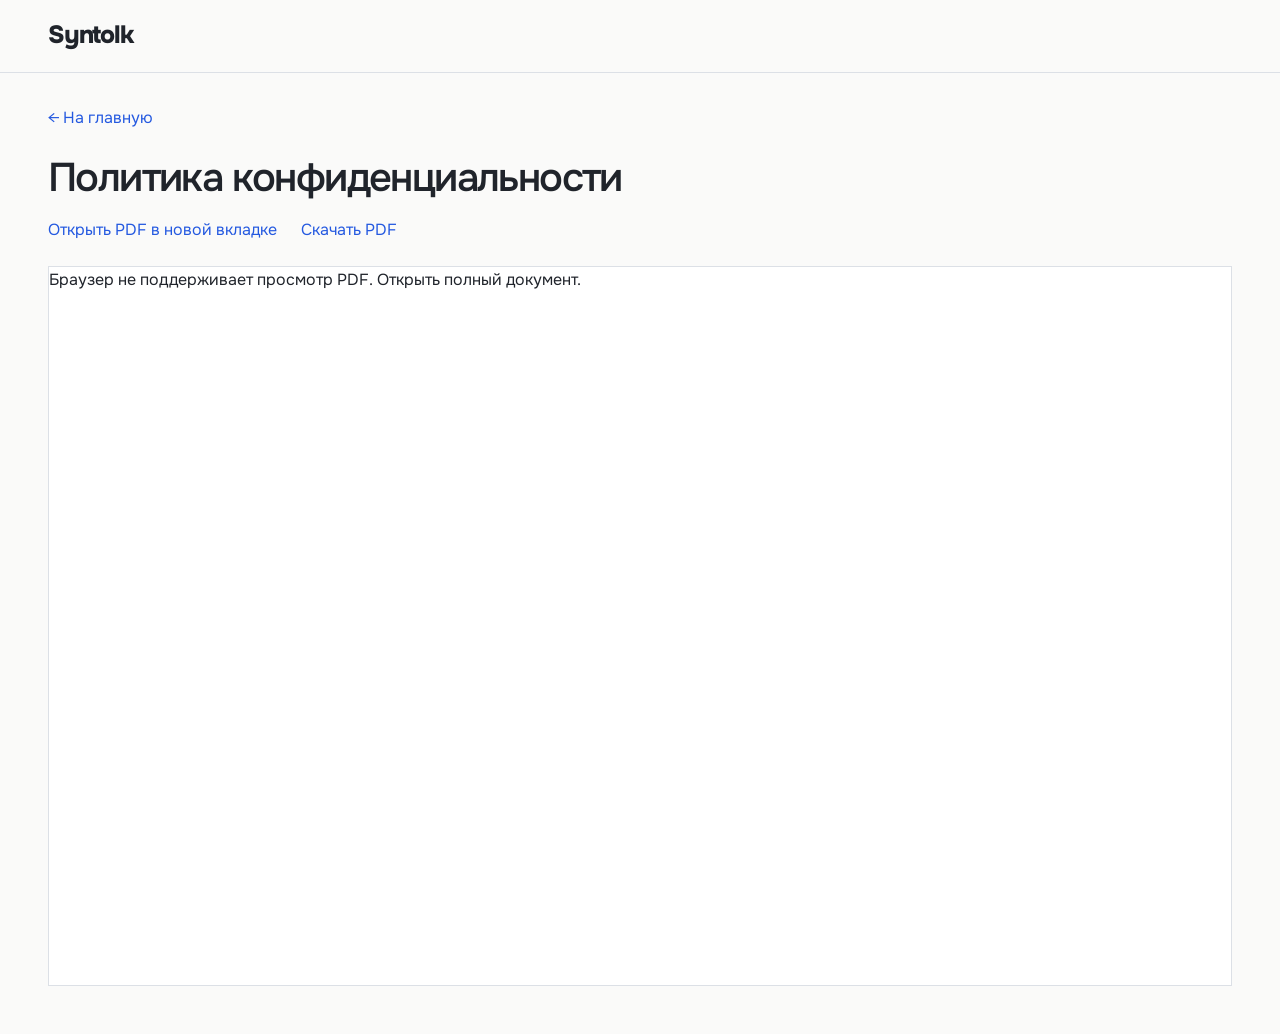
<file: privacy/index.html>
<!doctype html>
<html lang="ru">
<head>
  <meta charset="utf-8">
  <meta name="viewport" content="width=device-width, initial-scale=1">
  <title>Политика конфиденциальности — Syntolk</title>
  <meta name="description" content="Полный текст политики конфиденциальности Syntolk в PDF">
  <link rel="stylesheet" href="/styles.css">
  <style>
    .legal-main{width:min(calc(100% - 32px),1184px);margin:0 auto;padding:32px 0 48px}
    .legal-back,.legal-actions a{color:var(--blue)}
    .legal-title{margin:24px 0 16px;font-size:clamp(28px,5vw,40px)}
    .legal-actions{display:flex;flex-wrap:wrap;gap:12px 24px;margin-bottom:24px}
    .legal-pdf{display:block;width:100%;height:80vh;min-height:600px;border:1px solid var(--line);background:#fff}
  </style>
</head>
<body>
  <header class="site-header"><div class="wrap nav"><a class="brand" href="/">Syntolk</a></div></header>
  <main class="legal-main">
    <a class="legal-back" href="/">← На главную</a>
    <h1 class="legal-title">Политика конфиденциальности</h1>
    <div class="legal-actions">
      <a href="/documents/privacy-policy.pdf" target="_blank" rel="noopener">Открыть PDF в новой вкладке</a>
      <a href="/documents/privacy-policy.pdf" download>Скачать PDF</a>
    </div>
    <object class="legal-pdf" data="/documents/privacy-policy.pdf" type="application/pdf" aria-label="Полный текст политики конфиденциальности">
      <p>Браузер не поддерживает просмотр PDF. <a href="/documents/privacy-policy.pdf">Открыть полный документ</a>.</p>
    </object>
  </main>
</body>
</html>
</file>
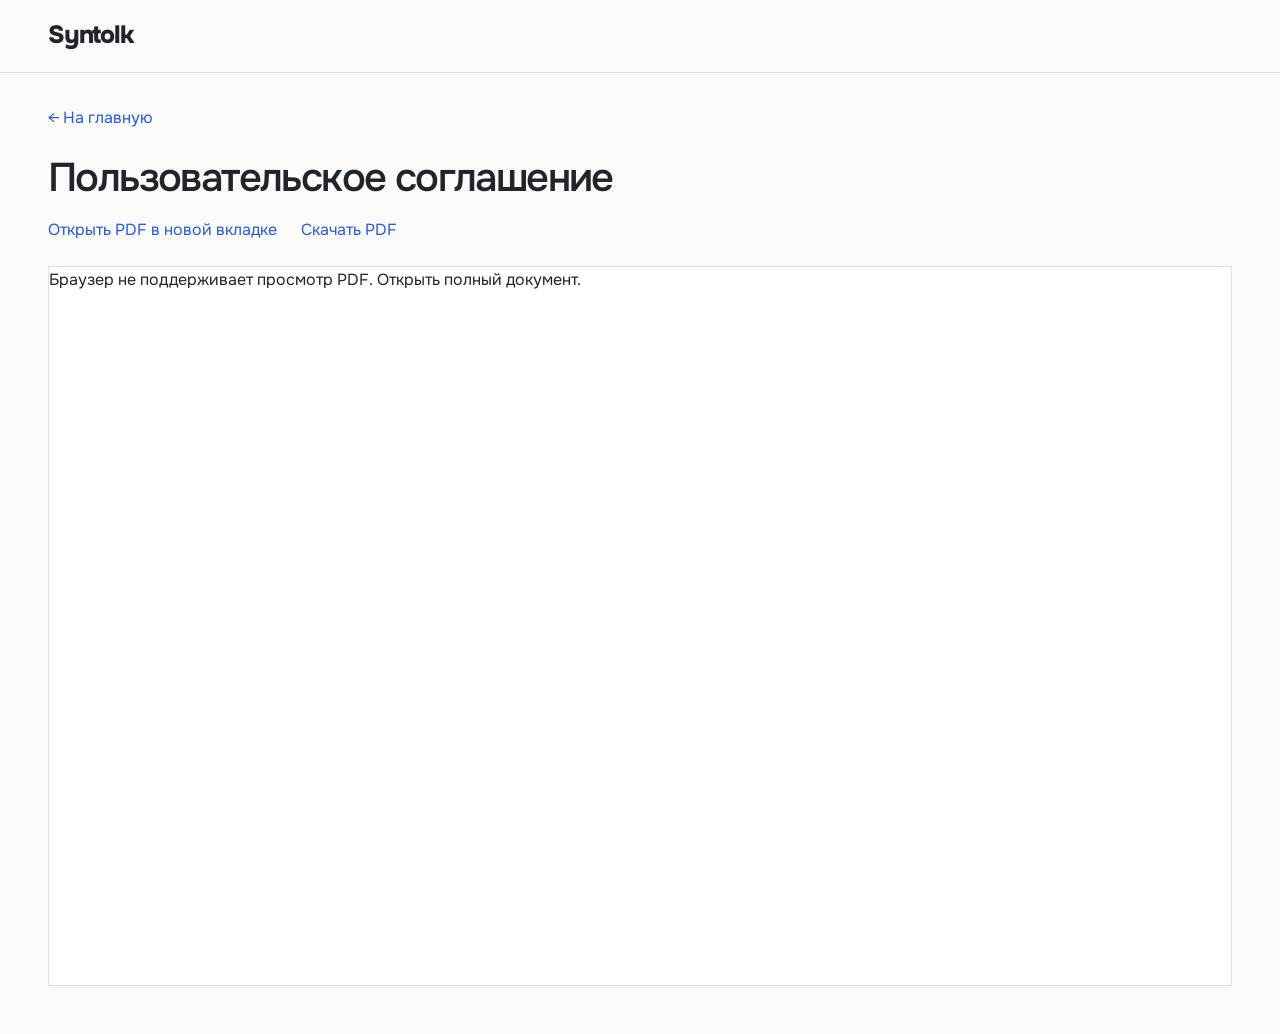
<file: terms/index.html>
<!doctype html>
<html lang="ru">
<head>
  <meta charset="utf-8">
  <meta name="viewport" content="width=device-width, initial-scale=1">
  <title>Пользовательское соглашение — Syntolk</title>
  <meta name="description" content="Полный текст пользовательского соглашения Syntolk в PDF">
  <link rel="stylesheet" href="/styles.css">
  <style>
    .legal-main{width:min(calc(100% - 32px),1184px);margin:0 auto;padding:32px 0 48px}
    .legal-back,.legal-actions a{color:var(--blue)}
    .legal-title{margin:24px 0 16px;font-size:clamp(28px,5vw,40px)}
    .legal-actions{display:flex;flex-wrap:wrap;gap:12px 24px;margin-bottom:24px}
    .legal-pdf{display:block;width:100%;height:80vh;min-height:600px;border:1px solid var(--line);background:#fff}
  </style>
</head>
<body>
  <header class="site-header"><div class="wrap nav"><a class="brand" href="/">Syntolk</a></div></header>
  <main class="legal-main">
    <a class="legal-back" href="/">← На главную</a>
    <h1 class="legal-title">Пользовательское соглашение</h1>
    <div class="legal-actions">
      <a href="/documents/user-agreement.pdf" target="_blank" rel="noopener">Открыть PDF в новой вкладке</a>
      <a href="/documents/user-agreement.pdf" download>Скачать PDF</a>
    </div>
    <object class="legal-pdf" data="/documents/user-agreement.pdf" type="application/pdf" aria-label="Полный текст пользовательского соглашения">
      <p>Браузер не поддерживает просмотр PDF. <a href="/documents/user-agreement.pdf">Открыть полный документ</a>.</p>
    </object>
  </main>
</body>
</html>
</file>
<file: styles.css>
@font-face{font-family:Onest;src:url('fonts/onest/font.ttf') format('truetype');font-weight:100 900;font-display:swap}
@font-face{font-family:Inter;src:url('fonts/inter/InterVariable.woff2') format('woff2');font-style:normal;font-weight:100 900;font-display:swap}

/* One set of base rules, followed by tablet and phone layouts. */
:root{--ink:#20242b;--muted:#626873;--blue:#2459e0;--paper:#fafaf9;--surface:#fafaf9;--line:#dce0e6;--max:1184px}
*{box-sizing:border-box}
html{scroll-behavior:smooth;scroll-padding-top:88px}
body{margin:0;background:var(--paper);color:var(--ink);font:16px/1.6 Onest,-apple-system,BlinkMacSystemFont,'Segoe UI',sans-serif;-webkit-font-smoothing:antialiased}
button,input{font:inherit}button,a,summary{touch-action:manipulation;-webkit-tap-highlight-color:transparent}
button{color:inherit;cursor:pointer}a{color:inherit;text-decoration:none}img{display:block;max-width:100%}
h1,h2,h3,p{margin:0}h1,h2,h3{font-weight:550;letter-spacing:-.04em;line-height:1.15}
h2{font-size:clamp(34px,4vw,54px)}h3{font-size:24px}button{border:0}
[hidden]{display:none!important}:focus-visible{outline:3px solid var(--blue);outline-offset:4px}::selection{background:#d9e4ff}
.wrap{width:min(calc(100% - 80px),var(--max));margin-inline:auto}.section{padding:80px 0}
.eyebrow{font-size:14px;line-height:1.5;font-weight:500;color:var(--muted);margin-bottom:16px}.muted{color:var(--muted)}
.button{display:inline-flex;align-items:center;justify-content:center;gap:16px;min-height:48px;padding:13px 24px;border-radius:100px;background:var(--blue);color:white;font-size:15px;font-weight:600;line-height:1.4;text-align:center}
.button:hover{background:#1649c8}.button-small{font-size:13px;min-height:40px;padding:10px 17px}
.text-link{display:inline-flex;align-items:center;gap:12px;font-size:15px;font-weight:500;color:var(--blue)}.text-link:hover{text-decoration:underline;text-underline-offset:4px}
.skip-link{position:fixed;z-index:100;top:-80px;left:16px;background:white;padding:12px}.skip-link:focus{top:8px}
.sr-only{position:absolute;width:1px;height:1px;padding:0;margin:-1px;overflow:hidden;clip:rect(0,0,0,0);white-space:nowrap;border:0}

/* Navigation */
.site-header{position:sticky;top:0;z-index:30;background:#fafaf9f5;border-bottom:1px solid var(--line);backdrop-filter:blur(16px)}
.nav{height:72px;display:flex;align-items:center;justify-content:space-between;gap:24px}.brand{display:inline-flex;align-items:center;font-family:Onest,sans-serif;font-size:25px;font-weight:800;letter-spacing:-1.2px;line-height:1.1}
.brand-logo{display:block;width:25px;height:29px;object-fit:contain;flex:none;margin-right:9px;filter:brightness(0)}
.desktop-nav{display:flex;gap:26px;font-size:14px;color:var(--muted)}.desktop-nav a{white-space:nowrap}.desktop-nav a:hover,.login:hover{color:var(--blue)}.nav-actions{display:flex;align-items:center;gap:20px}.login{font-size:14px}
.menu-toggle{display:none;background:none;width:44px;height:44px;align-items:center;justify-content:center;flex-direction:column;gap:5px}.menu-toggle span{width:19px;height:2px;background:var(--ink)}
.menu-toggle[aria-expanded=true] span:first-child{transform:translateY(3.5px) rotate(45deg)}.menu-toggle[aria-expanded=true] span:last-child{transform:translateY(-3.5px) rotate(-45deg)}
.mobile-nav{padding:8px 20px 20px;border-top:1px solid var(--line)}.mobile-nav a{display:block;padding:12px 0;font-size:16px;border-bottom:1px solid var(--line)}

/* Hero: reserve the tallest original question at the current width. */
.hero{--hero-cta-gap:30px;padding:64px 0 var(--hero-cta-gap)}.hero-inner{text-align:center}.hero h1{font-size:76px;font-weight:600;line-height:1.05;letter-spacing:-.06em;margin-bottom:10px}
.hero-tagline{max-width:900px;margin:0 auto 22px;color:#707681;font-size:clamp(32px,3.8vw,50px);font-weight:500;line-height:1.15;letter-spacing:-.045em;text-wrap:balance}
.hero-description{max-width:800px;margin:auto;font-size:18px;line-height:1.6;font-weight:400;color:var(--muted)}
.question-experience{display:flex;flex-direction:column;gap:20px;max-width:820px;margin:32px auto 0}.question-stage{width:100%}
.question-card{position:relative;display:grid;grid-template-columns:minmax(0,1fr) 36px;align-items:center;gap:10px;padding:9px 16px;background:white;border:1px solid #bfccdc;border-radius:16px;box-shadow:0 10px 28px #26345212,0 2px 7px #26345208;text-align:left}
.question-text{min-width:0;min-height:var(--question-height,24px);display:flex;flex-direction:column;justify-content:center;opacity:1;will-change:opacity}#hero-question{font-size:18px;line-height:1.3;font-weight:500;letter-spacing:-.02em;text-wrap:pretty}
#second-question{font-size:20px;line-height:1.5;color:var(--muted);margin-top:14px}
.question-send{display:grid;place-items:center;width:36px;height:36px;border-radius:50%;background:var(--blue);color:white}.question-send:hover{background:#1649c8}.question-send svg{width:20px;height:20px}
.topics{position:relative;width:100%;max-width:800px;margin:auto;overflow:hidden;touch-action:pan-y;cursor:grab;-webkit-mask-image:linear-gradient(90deg,transparent 0%,#000 8%,#000 92%,transparent 100%);mask-image:linear-gradient(90deg,transparent 0%,#000 8%,#000 92%,transparent 100%)}.topics.is-dragging{cursor:grabbing}.topics-track{position:relative;display:flex;align-items:center;gap:7px;width:max-content;will-change:transform}.topic{flex:0 0 auto;white-space:nowrap;min-height:34px;padding:5px 10px;border:1px solid var(--line);border-radius:100px;background:#fff;font-size:12.5px;font-weight:600;line-height:1.35;color:#4d535e;user-select:none;-webkit-user-select:none}
.topic.is-active{color:#fff;background:var(--ink);border-color:var(--ink)}.topic:hover{border-color:#818895}.topics:focus-visible{outline:2px solid var(--blue);outline-offset:3px}
.hero-actions{display:flex;justify-content:center;margin-top:var(--hero-cta-gap)}.hero-actions .button{min-width:250px}
@media(min-width:801px){.hero{--hero-cta-gap:42px}}

/* Gallery */
.cases{background:var(--surface)}.section-heading{display:flex;justify-content:space-between;align-items:flex-end;gap:32px;margin-bottom:32px}.section-intro{font-size:15px;line-height:1.65;color:var(--muted);max-width:310px}
.case-grid{display:grid;grid-template-columns:repeat(4,minmax(0,1fr));gap:18px;scroll-margin-top:88px}.case-card{min-width:0;border-radius:18px;background:white;overflow:hidden;box-shadow:0 0 0 1px rgba(32,36,43,.05),0 5px 16px rgba(32,36,43,.055)}.case-button{display:flex;flex-direction:column;padding:0;background:none;text-align:left;width:100%;height:100%}.case-button:focus-visible{outline-offset:-4px;border-radius:18px}
.case-photo{width:100%;aspect-ratio:1.5;overflow:hidden;background:#dce0e5}.case-photo img{width:100%;height:100%;object-fit:cover;filter:saturate(.75);transform:scale(1);transition:transform .65s cubic-bezier(.2,.75,.25,1)}
@media(hover:hover) and (pointer:fine){.case-button:hover .case-photo img,.case-button:focus-visible .case-photo img{transform:scale(1.06)}}
.case-copy{padding:16px;display:flex;flex-direction:column;width:100%}.case-copy h3{font-size:21px;line-height:1.25;letter-spacing:-.03em;margin-bottom:6px}.case-copy p{font-size:14px;line-height:1.45;color:var(--muted);margin-bottom:0;min-height:2.9em}
.gallery-actions,.gallery-fade{display:none}.cases-note{font-size:14px;line-height:1.65;text-align:center;color:var(--muted);margin:24px auto 0}.cases-note a{display:inline-block;color:var(--blue);margin-left:8px}

/* Explanation */
.how-section{background:#20242b;color:#fff}.how-heading{text-align:center}.how-heading .eyebrow{color:#bec4cf}.how-heading>p:last-child{font-size:16px;line-height:1.65;color:#c8ccd4;margin-top:20px}
.steps{display:grid;grid-template-columns:repeat(3,minmax(0,1fr));gap:32px;margin-top:40px}.step{border-top:1px solid #565c67;padding-top:20px}.step-number{font-size:14px;color:#bac9fa}.step h3{font-size:24px;margin:20px 0 12px}.step p{font-size:15px;line-height:1.7;color:#c8ccd4;margin-bottom:16px}.step-detail{font-size:14px;color:#bec4cf}.file-types{display:flex;gap:8px}.file-types span{font-size:13px;line-height:1.5;padding:4px 9px;border:1px solid #646b77;border-radius:5px;color:#dce0e8}

/* FAQ and footer */
.faq{background:var(--surface)}.faq-layout{display:grid;grid-template-columns:minmax(0,1fr) minmax(0,420px);gap:56px}.faq-heading h2{font-size:clamp(34px,3.4vw,46px)}.faq-heading .text-link{margin-top:18px}.faq-list{width:100%;max-width:420px;justify-self:end}.faq-list details{border-bottom:1px solid #d1d6de}.faq-list details:first-child{border-top:1px solid #d1d6de}.faq-list summary{display:flex;align-items:center;justify-content:space-between;gap:16px;list-style:none;cursor:pointer;font-size:15px;line-height:1.4;padding:14px 0}.faq-list summary::-webkit-details-marker{display:none}.faq-list summary span{font-size:20px;line-height:1;flex:none;color:var(--muted)}.faq-list details[open] summary span{transform:rotate(45deg)}.faq-list details p{font-size:14px;line-height:1.6;color:var(--muted);margin:0 22px 16px 0}.faq-list p a{color:var(--blue);overflow-wrap:anywhere}
.final-section{position:relative;overflow:hidden;text-align:center;padding:96px 0 104px;background:#fafaf9;border-top:1px solid var(--line);border-bottom:1px solid var(--line)}.final-section:before{display:none}.final-content{position:relative;z-index:1;max-width:780px}.final-section h2{font-size:clamp(46px,5.5vw,72px);line-height:1.05;letter-spacing:-.06em;font-weight:600}.final-section h2 span{color:var(--blue)}.final-section p{max-width:520px;margin:24px auto 30px;font-size:17px;line-height:1.6;color:#5c6b82}.final-section .button{min-width:250px;box-shadow:0 12px 24px #2459e03d;transition:transform .2s ease,box-shadow .2s ease}.final-section .button:hover{transform:translateY(-2px);box-shadow:0 16px 30px #2459e04d}
.site-footer{padding:0;border-top:1px solid #e6e8ec;background:#fff;color:#111318;font-size:14px}.site-footer__main{display:grid;grid-template-columns:minmax(160px,.55fr) minmax(0,1.45fr);gap:32px;padding-top:24px;padding-bottom:20px}.site-footer__contact{min-width:0}.site-footer__company{margin:0 0 6px;color:#111318;font-size:14px;font-weight:600}.site-footer__mail{display:inline-flex;align-items:center;min-height:32px;color:#646c79;font-size:14px;transition:color .18s ease}.site-footer__mail:hover{color:#1769ff}.site-footer__nav{display:grid;grid-template-columns:minmax(0,1fr) minmax(0,1fr) minmax(0,.7fr) minmax(0,1.5fr);gap:24px}.site-footer__group{min-width:0}.site-footer__group a{display:flex;align-items:center;min-height:32px;color:#656d79;font-size:14px;line-height:1.4;font-weight:450;transition:color .18s ease;overflow-wrap:anywhere}.site-footer__group a:hover{color:#111318}.site-footer__bottom{border-top:1px solid #e6e8ec;padding-top:13px;padding-bottom:16px;color:#858c97;font-size:13px;line-height:1.4}

/* Dialogs remain legible and scroll within the viewport. */
.case-dialog{padding:0;border:0;border-radius:22px;width:min(960px,calc(100% - 40px));height:min(420px,calc(100dvh - 40px));max-height:calc(100dvh - 40px);font-family:inherit;color:var(--ink);background:white;overflow:hidden;overscroll-behavior:contain}.case-dialog::backdrop{background:#141b2b80;backdrop-filter:blur(6px)}
.dialog-close{position:sticky;top:12px;float:right;z-index:2;margin:12px 12px -56px 0;width:44px;height:44px;border-radius:50%;background:#f5f6f8;color:var(--ink);font-size:28px;line-height:1}
.dialog-layout{display:grid;grid-template-columns:.7fr 1fr;grid-template-rows:minmax(0,1fr);height:100%;min-height:0}.dialog-visual{position:relative;min-width:0;min-height:0;background:#dce0e5}.dialog-visual img{position:absolute;width:100%;height:100%;object-fit:cover}.dialog-visual:after{content:'';position:absolute;inset:50% 0 0;background:linear-gradient(transparent,#101522d9)}.dialog-visual>span{position:absolute;bottom:24px;left:24px;right:24px;z-index:1;font-size:28px;font-weight:500;letter-spacing:-.03em;color:white;line-height:1.2}
.dialog-copy{display:flex;flex-direction:column;min-width:0;min-height:0;overflow-y:auto;padding:32px 30px 28px;overscroll-behavior:contain}.dialog-copy h2{font-size:27px;line-height:1.18;margin-bottom:12px}.dialog-copy>p:not(.dialog-label):not(.dialog-files){font-size:14px;color:var(--muted);line-height:1.5}.dialog-label{font-size:13px;line-height:1.4;font-weight:600;margin:17px 0 8px}.dialog-questions{list-style:none;padding:0;margin:0;display:grid;gap:8px}.dialog-questions li{font-size:14px;line-height:1.4;padding:10px 12px;border-radius:9px;background:#edf2fb;color:#355284}.dialog-benefits{display:grid;gap:6px;margin:0 0 12px;padding-left:19px;font-size:14px;line-height:1.45;color:var(--muted)}.dialog-files{font-size:13px;color:var(--muted);margin:14px 0}.dialog-files:empty{display:none}.dialog-copy .button{width:100%;flex:none;margin-top:auto;min-height:38px;padding:8px 14px;border-radius:6px;font-size:14px;line-height:1.25;gap:8px}
@media(min-width:801px){.dialog-copy h2{padding-right:50px}}
/* Content is never hidden while waiting for scroll-animation JavaScript. */
.reveal{opacity:1;transform:none}

@media(max-width:1000px){
 .wrap{width:calc(100% - 48px)}.desktop-nav{gap:18px}.nav-actions{gap:16px}.case-grid{grid-template-columns:repeat(2,minmax(0,1fr))}.case-photo{aspect-ratio:1.8}.faq-layout{grid-template-columns:minmax(0,.9fr) minmax(0,1fr);gap:36px}.steps{gap:24px}.step h3{font-size:22px}
}

/* Approved five-screen Assistant presentation. Scoped to its own component. */
#syntolk-about .assistant-showcase{--ink:#20242b;--muted:#626873;--soft:#f5f6f8;--paper:#fafaf9;--line:#e1e5eb;--accent:#5f6cf2;--blue:#2459e0;--tint:#f0f3ff}
#syntolk-about .assistant-showcase *{box-sizing:border-box}
#syntolk-about .assistant-showcase{margin:0;color:var(--ink);background:var(--paper);font:16px/1.5 Onest,-apple-system,BlinkMacSystemFont,'Segoe UI',sans-serif;-webkit-font-smoothing:antialiased}
#syntolk-about .assistant-showcase button{font:inherit;cursor:pointer;color:inherit}
#syntolk-about .assistant-showcase button:focus-visible{outline:3px solid #9cafff;outline-offset:3px}
#syntolk-about .assistant-showcase h1,#syntolk-about .assistant-showcase h2,#syntolk-about .assistant-showcase h3,#syntolk-about .assistant-showcase p{margin:0}
#syntolk-about .assistant-showcase h1,#syntolk-about .assistant-showcase h2,#syntolk-about .assistant-showcase h3{font-weight:550;letter-spacing:-.035em;line-height:1.15}
#syntolk-about .assistant-showcase svg{display:block;flex-shrink:0}
#syntolk-about .assistant-showcase .as-section-title{text-align:center;font-size:clamp(30px,3.8vw,50px);margin:0 auto 28px;max-width:1000px;line-height:1.13}
#syntolk-about .assistant-showcase .as-section-title span{display:block;color:var(--muted)}
#syntolk-about .assistant-showcase .as-laptop{position:relative;max-width:1080px;margin:auto}
#syntolk-about .assistant-showcase .as-lid{position:relative;padding:10px;background:linear-gradient(145deg,#252a32,#0c0f14);border-radius:28px 28px 18px 18px;box-shadow:0 22px 55px #19212c1b,0 4px 12px #19212c0c}
#syntolk-about .assistant-showcase .as-camera{position:absolute;z-index:5;top:4px;left:50%;transform:translateX(-50%);width:60px;height:8px;border-radius:0 0 8px 8px;background:#0b0e12}
#syntolk-about .assistant-showcase .as-screen{display:flex;flex-direction:column;height:660px;overflow:hidden;border-radius:20px;background:#f9fafc;border:1px solid #ffffff24}
#syntolk-about .assistant-showcase .as-appbar{display:flex;align-items:center;justify-content:space-between;gap:12px;height:42px;padding:0 20px;border-bottom:1px solid var(--line);background:#fff;flex-shrink:0}
#syntolk-about .assistant-showcase .as-window-dots{display:flex;gap:7px;align-items:center}
#syntolk-about .assistant-showcase .as-window-dots i{width:9px;height:9px;border-radius:50%;background:#ff6059}
#syntolk-about .assistant-showcase .as-window-dots i:nth-child(2){background:#ffbd2e}
#syntolk-about .assistant-showcase .as-window-dots i:nth-child(3){background:#28c840}
#syntolk-about .assistant-showcase .as-app-name{font-size:13px;color:var(--muted);letter-spacing:-.01em}
#syntolk-about .assistant-showcase .as-screen-body{flex:1;min-height:0;padding:20px 28px;overflow:auto;overscroll-behavior:contain;scrollbar-width:thin;scrollbar-color:#cbd1dc transparent;scroll-behavior:smooth}
#syntolk-about .assistant-showcase .as-page{animation:as-arrive .22s ease both}
#syntolk-about .assistant-showcase .as-page[hidden]{display:none}
@keyframes as-arrive{from{opacity:0;transform:translateY(5px)}
to{opacity:1;transform:none}
}
#syntolk-about .assistant-showcase .as-page-header{margin-bottom:16px}
#syntolk-about .assistant-showcase .as-screen-title{font-size:30px;margin-bottom:10px}
#syntolk-about .assistant-showcase .as-lead{font-size:16px;line-height:1.5;color:#505865;max-width:970px}
#syntolk-about .assistant-showcase .as-lead strong{font-weight:550;color:var(--ink)}
#syntolk-about .assistant-showcase .as-intro-subtitle{font-size:24px;font-weight:550;letter-spacing:-.025em;line-height:1.25;color:var(--muted);margin-bottom:14px}
#syntolk-about .assistant-showcase .as-intro-flow{display:grid;grid-template-columns:repeat(4,1fr);gap:10px;margin:18px 0}
#syntolk-about .assistant-showcase .as-intro-step{display:flex;align-items:center;gap:10px;padding:14px;background:#fff;border:1px solid var(--line);border-radius:12px;min-width:0}
#syntolk-about .assistant-showcase .as-intro-step span:last-child{font-size:15px;font-weight:500;line-height:1.4}
#syntolk-about .assistant-showcase .as-intro-page .as-lead{font-size:18px}
#syntolk-about .assistant-showcase .as-intro-page .as-intro-proof{margin-top:18px;font-size:18px}
@media(max-width:1000px){#syntolk-about .assistant-showcase .as-intro-flow{grid-template-columns:1fr 1fr}
#syntolk-about .assistant-showcase .as-intro-subtitle{font-size:22px}
}
@media(max-width:760px){#syntolk-about .assistant-showcase .as-intro-subtitle{font-size:21px}
#syntolk-about .assistant-showcase .as-intro-step{display:block;padding:12px}
#syntolk-about .assistant-showcase .as-intro-step .as-icon{margin-bottom:8px}
#syntolk-about .assistant-showcase .as-intro-page .as-lead,#syntolk-about .assistant-showcase .as-intro-page .as-intro-proof{font-size:16px}
}
@media(max-width:340px){#syntolk-about .assistant-showcase .as-intro-flow{grid-template-columns:1fr}
#syntolk-about .assistant-showcase .as-intro-step{display:flex}
#syntolk-about .assistant-showcase .as-intro-step .as-icon{margin-bottom:0}
}
#syntolk-about .assistant-showcase .as-grid{display:grid;gap:12px}
#syntolk-about .assistant-showcase .as-two{grid-template-columns:1fr 1fr}
#syntolk-about .assistant-showcase .as-split{grid-template-columns:1.08fr 1fr;gap:16px}
#syntolk-about .assistant-showcase .as-panel{background:#fff;border:1px solid var(--line);border-radius:14px;padding:18px;min-width:0}
#syntolk-about .assistant-showcase .as-panel h3{font-size:18px;line-height:1.25;letter-spacing:-.02em;margin-bottom:8px}
#syntolk-about .assistant-showcase .as-panel p{font-size:15px;line-height:1.5;color:#505865}
#syntolk-about .assistant-showcase .as-panel-icon{display:flex;align-items:center;gap:10px;margin-bottom:9px}
#syntolk-about .assistant-showcase .as-panel-icon h3{margin:0}
#syntolk-about .assistant-showcase .as-icon{width:30px;height:30px;display:flex;align-items:center;justify-content:center;color:var(--blue);border-radius:9px;background:var(--tint);flex-shrink:0}
#syntolk-about .assistant-showcase .as-icon svg{width:18px;height:18px}
#syntolk-about .assistant-showcase .as-quiet-line{margin-top:14px;font-size:15px;line-height:1.5;color:#505865}
#syntolk-about .assistant-showcase .as-quiet-line strong{color:var(--ink);font-weight:550}
#syntolk-about .assistant-showcase .as-overview-page{padding-top:4px}
#syntolk-about .assistant-showcase .as-overview-page .as-page-header{display:grid;grid-template-columns:minmax(0,1.12fr) minmax(0,1fr);align-items:center;gap:32px;margin:0 0 22px;padding-bottom:22px;border-bottom:1px solid #d9dde2}
#syntolk-about .assistant-showcase .as-overview-page .as-screen-title{margin:0;font-size:36px;line-height:1.14;letter-spacing:-.04em}
#syntolk-about .assistant-showcase .as-overview-title-detail{display:block;max-width:470px;margin-top:6px;color:#626873;font-size:32px;font-weight:500}
#syntolk-about .assistant-showcase .as-overview-title-end{white-space:nowrap}
#syntolk-about .assistant-showcase .as-overview-page .as-lead{max-width:none;font-size:16px;line-height:1.55;color:#505865}
#syntolk-about .assistant-showcase .as-overview-layout{display:grid;grid-template-columns:minmax(0,1.12fr) minmax(0,1fr);align-items:start;gap:32px}
#syntolk-about .assistant-showcase .as-overview-copy p{font-size:16px;line-height:1.55;color:#505865}
#syntolk-about .assistant-showcase .as-overview-copy .as-overview-proof{margin-top:22px;line-height:1.5}
#syntolk-about .assistant-showcase .as-overview-proof strong{display:inline;color:var(--ink);font-size:inherit;line-height:inherit;font-weight:600;letter-spacing:inherit}
#syntolk-about .assistant-showcase .as-overview-sources{min-width:0;padding-left:28px;border-left:1px solid #d9dde2}
#syntolk-about .assistant-showcase .as-overview-sources h3{margin:0;font-size:14px;font-weight:600;line-height:1.4;letter-spacing:.035em;text-transform:uppercase}
#syntolk-about .assistant-showcase .as-overview-sources ul{list-style:none;padding:0;margin:12px 0 0}
#syntolk-about .assistant-showcase .as-overview-sources li{padding:8px 0;font-size:15.5px;line-height:1.45;color:#424952}
#syntolk-about .assistant-showcase .as-overview-sources li strong{color:var(--ink);font-weight:600}
#syntolk-about .assistant-showcase .as-overview-sources li+li{border-top:1px solid #e8ebee}
#syntolk-about .assistant-showcase .as-overview-page .as-quiet-line{margin-top:22px;padding-top:16px;border-top:1px solid #d9dde2;color:#626873;font-size:15px;line-height:1.5}
@media(max-width:1000px){
#syntolk-about .assistant-showcase .as-overview-page .as-screen-title{font-size:32px}
#syntolk-about .assistant-showcase .as-overview-title-detail{font-size:29px}
#syntolk-about .assistant-showcase .as-overview-page .as-page-header,#syntolk-about .assistant-showcase .as-overview-layout{gap:24px}
#syntolk-about .assistant-showcase .as-overview-sources{padding-left:22px}
}
@media(max-width:760px){
#syntolk-about .assistant-showcase .as-overview-page{padding-top:0}
#syntolk-about .assistant-showcase .as-overview-page .as-page-header{display:block;margin-bottom:20px;padding-bottom:20px}
#syntolk-about .assistant-showcase .as-overview-page .as-screen-title{font-size:27px}
#syntolk-about .assistant-showcase .as-overview-title-detail{font-size:25px;line-height:1.2;margin-top:5px}
#syntolk-about .assistant-showcase .as-overview-page .as-lead{margin-top:16px;font-size:16px}
#syntolk-about .assistant-showcase .as-overview-layout{grid-template-columns:1fr;gap:22px}
#syntolk-about .assistant-showcase .as-overview-copy .as-overview-proof{margin-top:20px}
#syntolk-about .assistant-showcase .as-overview-sources{padding:20px 0 0;border-left:0;border-top:1px solid #d9dde2}
#syntolk-about .assistant-showcase .as-overview-sources li{font-size:16px;line-height:1.5;padding-block:10px}
#syntolk-about .assistant-showcase .as-overview-page .as-quiet-line{margin-top:20px}
}
@media(max-width:380px){
#syntolk-about .assistant-showcase .as-overview-page .as-screen-title{font-size:25px}
#syntolk-about .assistant-showcase .as-overview-title-detail{font-size:23px}
}
#syntolk-about .assistant-showcase .as-benefit{display:flex;align-items:flex-start;gap:10px;border-radius:12px;padding:12px 15px;background:var(--tint);color:#334374;font-size:15px;line-height:1.5;margin-top:14px}
#syntolk-about .assistant-showcase .as-benefit svg{margin-top:3px;width:18px;height:18px;color:var(--blue)}
#syntolk-about .assistant-showcase .as-benefit strong{font-weight:550}
#syntolk-about .assistant-showcase .as-archive-list{color:var(--muted);font-size:15px;line-height:1.5;margin-top:13px;padding-top:12px;border-top:1px solid var(--line)}
#syntolk-about .assistant-showcase .as-company-flow{display:flex;gap:12px;align-items:center;margin-bottom:15px}
#syntolk-about .assistant-showcase .as-company-flow .as-step-icon{padding:11px;background:var(--tint);border-radius:12px;color:var(--blue)}
#syntolk-about .assistant-showcase .as-company-flow .as-step-icon svg{width:22px;height:22px}
#syntolk-about .assistant-showcase .as-company-flow strong{font-size:16px;font-weight:550;display:block;line-height:1.35}
#syntolk-about .assistant-showcase .as-company-flow p{margin-top:3px}
#syntolk-about .assistant-showcase .as-sectors{display:flex;gap:7px;flex-wrap:wrap;margin-top:12px}
#syntolk-about .assistant-showcase .as-sector{padding:6px 10px;font-size:15px;line-height:1.35;background:#fff;border:1px solid var(--line);border-radius:8px}
#syntolk-about .assistant-showcase .as-sectors-panel h3{font-size:18px;letter-spacing:-.02em;margin-bottom:6px}
#syntolk-about .assistant-showcase .as-sectors-panel>p{font-size:15px;line-height:1.5;color:var(--muted)}
#syntolk-about .assistant-showcase .as-method{grid-template-columns:repeat(4,1fr);margin-bottom:10px;gap:10px}
#syntolk-about .assistant-showcase .as-method .as-panel{padding:13px}
#syntolk-about .assistant-showcase .as-step-number{display:inline-flex;align-items:center;justify-content:center;width:26px;height:26px;border-radius:8px;color:var(--blue);background:var(--tint);font-size:13px;font-weight:600;margin-bottom:10px}
#syntolk-about .assistant-showcase .as-method h3{font-size:16px;margin-bottom:6px}
#syntolk-about .assistant-showcase .as-method p{font-size:15px;line-height:1.4}
#syntolk-about .assistant-showcase .as-precision{display:grid;grid-template-columns:repeat(3,1fr);gap:6px 14px;font-size:15px;margin-top:10px}
#syntolk-about .assistant-showcase .as-precision span{padding:5px 0;border-bottom:1px solid #edf0f4;color:#505865}
#syntolk-about .assistant-showcase .as-precision b{font-weight:550;color:var(--ink)}
#syntolk-about .assistant-showcase .as-analysis-steps{display:grid;grid-template-columns:repeat(2,minmax(0,1fr));gap:3px 12px;list-style:none;padding:0;margin:0}
#syntolk-about .assistant-showcase .as-analysis-steps li{padding:5px 11px;border:1px solid var(--line);border-radius:9px;background:#fff;font-size:16px;line-height:1.4;color:#505865}
#syntolk-about .assistant-showcase .as-analysis-steps strong{color:var(--ink);font-weight:550}
#syntolk-about .assistant-showcase .as-analysis-summary{padding:9px 14px;margin-top:8px;border-radius:12px;background:var(--tint);color:#334374;font-size:16px;line-height:1.5}
#syntolk-about .assistant-showcase .as-analysis-summary strong{color:inherit;font-weight:550}
#syntolk-about .assistant-showcase .as-analysis-proof{padding:11px 14px;margin-top:12px;border:1px solid var(--line);border-radius:12px;background:#fff;font-size:16px;line-height:1.5;color:#505865}
#syntolk-about .assistant-showcase .as-analysis-proof strong{color:var(--ink);font-weight:550}
@media(max-width:760px){#syntolk-about .assistant-showcase .as-analysis-steps{grid-template-columns:1fr;gap:7px}
#syntolk-about .assistant-showcase .as-analysis-steps li{padding:11px 12px;line-height:1.5}
#syntolk-about .assistant-showcase .as-analysis-summary{padding:12px;margin-top:16px}
#syntolk-about .assistant-showcase .as-analysis-proof{padding:14px;margin-top:16px}
}
#syntolk-about .assistant-showcase .as-library-tree,#syntolk-about .assistant-showcase .as-library-tree ul{list-style:none;margin:0;padding:0}
#syntolk-about .assistant-showcase .as-library-tree{margin-top:12px}
#syntolk-about .assistant-showcase .as-library-tree ul{margin-left:10px;padding-left:13px;border-left:1px solid var(--line)}
#syntolk-about .assistant-showcase .as-library-folder,#syntolk-about .assistant-showcase .as-library-file{display:flex;align-items:flex-start;gap:9px;padding:5px 8px;min-width:0;font-size:15px;line-height:1.4}
#syntolk-about .assistant-showcase .as-library-folder{color:var(--ink)}
#syntolk-about .assistant-showcase .as-library-folder strong{font-weight:550}
#syntolk-about .assistant-showcase .as-library-folder svg,#syntolk-about .assistant-showcase .as-library-file svg{width:17px;height:17px;margin-top:2px;color:#707988}
#syntolk-about .assistant-showcase .as-library-folder-selected{background:var(--tint);border-radius:8px}
#syntolk-about .assistant-showcase .as-library-folder-selected svg{color:var(--blue)}
#syntolk-about .assistant-showcase .as-library-file{color:#505865}
#syntolk-about .assistant-showcase .as-library-file span{min-width:0;overflow-wrap:anywhere}
#syntolk-about .assistant-showcase .as-library-caption{font-size:14px!important;color:var(--muted)!important;margin-top:10px}
#syntolk-about .assistant-showcase .as-structure-guide{display:grid;align-content:start;gap:13px;min-width:0}
#syntolk-about .assistant-showcase .as-structure-guide section+section{border-top:1px solid var(--line);padding-top:13px}
#syntolk-about .assistant-showcase .as-structure-guide h3{font-size:18px;line-height:1.25;letter-spacing:-.02em;margin-bottom:6px}
#syntolk-about .assistant-showcase .as-structure-guide p{font-size:15px;line-height:1.5;color:#505865}
#syntolk-about .assistant-showcase .as-structure-guide strong{color:var(--ink);font-weight:550}
#syntolk-about .assistant-showcase .as-structure-memory{padding:12px 15px;margin-top:14px;border-radius:12px;background:var(--tint);color:#334374;font-size:15px;line-height:1.5}
#syntolk-about .assistant-showcase .as-structure-memory strong{font-weight:550}
@media(max-width:760px){#syntolk-about .assistant-showcase .as-structure-guide p,#syntolk-about .assistant-showcase .as-library-folder,#syntolk-about .assistant-showcase .as-library-file,#syntolk-about .assistant-showcase .as-structure-memory{font-size:16px}
#syntolk-about .assistant-showcase .as-structure-guide{gap:16px}
#syntolk-about .assistant-showcase .as-structure-guide section+section{padding-top:16px}
#syntolk-about .assistant-showcase .as-library-caption{font-size:14px!important}
}
#syntolk-about .assistant-showcase .as-source-answer{padding:13px 16px;background:var(--tint);border-radius:12px;margin-bottom:10px;font-size:17px;line-height:1.5;font-weight:500;letter-spacing:-.015em}
#syntolk-about .assistant-showcase .as-source-answer sup{color:var(--blue);margin-left:2px;font-size:12px}
#syntolk-about .assistant-showcase .as-source-card{padding:10px 14px;background:#fff;border:1px solid var(--line);border-radius:10px}
#syntolk-about .assistant-showcase .as-source-card+.as-source-card{margin-top:8px}
#syntolk-about .assistant-showcase .as-source-file{font-size:15px;font-weight:550;display:flex;align-items:center;gap:8px}
#syntolk-about .assistant-showcase .as-source-file svg{width:16px;height:16px;color:var(--blue)}
#syntolk-about .assistant-showcase .as-source-meta{font-size:14px;color:var(--muted);margin-top:4px}
#syntolk-about .assistant-showcase blockquote{margin:10px 0 0;padding:1px 0 1px 12px;border-left:2px solid #aab5fc;color:#505865;font-size:15px;line-height:1.5}
#syntolk-about .assistant-showcase .as-source-link{border:0;background:transparent;padding:0;display:flex;gap:7px;align-items:center;font-size:15px;color:var(--blue);min-height:34px;margin-top:4px;text-align:left}
#syntolk-about .assistant-showcase .as-source-link svg{width:15px;height:15px}
#syntolk-about .assistant-showcase .as-source-excerpt{border-top:1px solid var(--line);margin-top:7px;padding-top:12px;font-size:15px;color:#505865;line-height:1.5}
#syntolk-about .assistant-showcase .as-review-list{list-style:none;margin:14px 0 0;padding:0;display:grid;gap:12px}
#syntolk-about .assistant-showcase .as-review-list li{padding-left:25px;position:relative;font-size:15px;color:#505865;line-height:1.45}
#syntolk-about .assistant-showcase .as-review-list li::before{content:'✓';position:absolute;left:0;color:var(--blue)}
#syntolk-about .assistant-showcase .as-review-list strong{font-weight:550;color:var(--ink)}
#syntolk-about .assistant-showcase .as-source-caption{font-size:14px;color:var(--muted);margin-top:10px}
#syntolk-about .assistant-showcase .as-sources-page{max-width:960px;margin-inline:auto}
#syntolk-about .assistant-showcase .as-usage-scope{display:grid;grid-template-columns:repeat(3,minmax(0,1fr));margin-bottom:18px;padding:14px 0;border-top:1px solid #d9dde2;border-bottom:1px solid #d9dde2}
#syntolk-about .assistant-showcase .as-usage-scope section{min-width:0;padding:0 18px}
#syntolk-about .assistant-showcase .as-usage-scope section:first-child{padding-left:0}
#syntolk-about .assistant-showcase .as-usage-scope section+section{border-left:1px solid #d9dde2}
#syntolk-about .assistant-showcase .as-usage-scope h3{font-size:17px;line-height:1.3;letter-spacing:-.02em;margin-bottom:5px}
#syntolk-about .assistant-showcase .as-usage-scope p{font-size:15px;line-height:1.45;color:#626873}
#syntolk-about .assistant-showcase .as-usage-guide{display:grid;grid-template-columns:repeat(2,minmax(0,1fr));gap:16px 28px}
#syntolk-about .assistant-showcase .as-usage-guide section{min-width:0}
#syntolk-about .assistant-showcase .as-usage-guide section:nth-child(n+3){border-top:1px solid #e1e5eb;padding-top:13px}
#syntolk-about .assistant-showcase .as-usage-guide h3{font-size:18px;line-height:1.3;letter-spacing:-.02em;margin-bottom:6px}
#syntolk-about .assistant-showcase .as-usage-guide p{font-size:15px;line-height:1.5;color:#505865}
#syntolk-about .assistant-showcase .as-usage-note{margin-top:16px;padding-left:14px;border-left:3px solid #20242b;font-size:15px;line-height:1.5;color:#505865}
@media(max-width:760px){
#syntolk-about .assistant-showcase .as-usage-scope{grid-template-columns:1fr;gap:12px;padding:16px 0;margin-bottom:20px}
#syntolk-about .assistant-showcase .as-usage-scope section{padding:0}
#syntolk-about .assistant-showcase .as-usage-scope section+section{border-left:0;border-top:1px solid #e1e5eb;padding-top:12px}
#syntolk-about .assistant-showcase .as-usage-scope h3{font-size:17px}
#syntolk-about .assistant-showcase .as-usage-scope p{font-size:16px;line-height:1.5}
#syntolk-about .assistant-showcase .as-usage-guide{grid-template-columns:1fr;gap:18px}
#syntolk-about .assistant-showcase .as-usage-guide section+section{border-top:1px solid #e1e5eb;padding-top:16px}
#syntolk-about .assistant-showcase .as-usage-guide p,#syntolk-about .assistant-showcase .as-usage-note{font-size:16px}
#syntolk-about .assistant-showcase .as-usage-note{margin-top:20px}
}
#syntolk-about .assistant-showcase .as-sources-page .as-page-header{margin-bottom:18px}
#syntolk-about .assistant-showcase .as-sources-page .as-lead{font-size:16px;line-height:1.5}
#syntolk-about .assistant-showcase .as-sources-sheet{padding:16px 22px;border:1px solid var(--line);border-radius:14px;background:#fff}
#syntolk-about .assistant-showcase .as-sources-content h3{font-size:16px;font-weight:550;line-height:1.4;letter-spacing:-.015em;margin-bottom:10px}
#syntolk-about .assistant-showcase .as-sources-list{display:grid;gap:4px;list-style:disc;margin:0;padding-left:18px}
#syntolk-about .assistant-showcase .as-sources-list li{padding:0 0 0 2px;font-size:15px;line-height:1.5;color:var(--ink);min-width:0}
#syntolk-about .assistant-showcase .as-sources-list li::marker{font-size:10px;color:#768397}
#syntolk-about .assistant-showcase .as-sources-details{margin-top:14px;padding-top:12px;border-top:1px solid var(--line)}
#syntolk-about .assistant-showcase .as-sources-details h3{font-size:16px;font-weight:550;line-height:1.4;letter-spacing:-.015em;margin-bottom:8px}
#syntolk-about .assistant-showcase .as-sources-details p{font-size:15px;line-height:1.5;color:#505865}
#syntolk-about .assistant-showcase .as-sources-details p+p{margin-top:8px}
#syntolk-about .assistant-showcase .as-sources-note{margin-top:14px;padding-top:12px;border-top:1px solid var(--line)}
#syntolk-about .assistant-showcase .as-sources-note p{font-size:15px;line-height:1.5;color:#505865}
#syntolk-about .assistant-showcase .as-sources-note p+p{margin-top:8px;font-weight:550;color:var(--ink)}
#syntolk-about .assistant-showcase .as-sources-note strong{font-weight:550;color:var(--ink)}
@media(max-width:760px){#syntolk-about .assistant-showcase .as-sources-sheet{padding:16px}
#syntolk-about .assistant-showcase .as-sources-list{gap:8px}
#syntolk-about .assistant-showcase .as-sources-list li,#syntolk-about .assistant-showcase .as-sources-note p,#syntolk-about .assistant-showcase .as-sources-details p{font-size:16px}
#syntolk-about .assistant-showcase .as-sources-note,#syntolk-about .assistant-showcase .as-sources-details{margin-top:18px;padding-top:14px}
}
@media(max-width:380px){#syntolk-about .assistant-showcase .as-sources-sheet{padding:14px}
}
#syntolk-about .assistant-showcase .as-conflict-stack{display:grid;gap:9px;margin-top:13px}
#syntolk-about .assistant-showcase .as-conflict-doc{border:1px solid var(--line);background:#fff;border-radius:10px;padding:13px 15px}
#syntolk-about .assistant-showcase .as-conflict-doc .as-meta{font-size:14px;color:var(--muted);margin-bottom:5px}
#syntolk-about .assistant-showcase .as-conflict-doc p{color:var(--ink);font-size:16px}
#syntolk-about .assistant-showcase .as-conflict-doc p strong{font-weight:550}
#syntolk-about .assistant-showcase .as-conflict-note{border-radius:10px;padding:12px 15px;margin-top:9px;background:#f3f2ff;color:#4e4c75;font-size:15px;line-height:1.5}
#syntolk-about .assistant-showcase .as-evidence-list{display:grid;gap:14px;margin-top:15px}
#syntolk-about .assistant-showcase .as-evidence-row{display:grid;grid-template-columns:28px 1fr;gap:10px}
#syntolk-about .assistant-showcase .as-evidence-mark{width:26px;height:26px;border-radius:8px;display:flex;align-items:center;justify-content:center;background:#edf1ff;color:var(--blue);font-size:15px}
#syntolk-about .assistant-showcase .as-evidence-row strong{font-size:16px;font-weight:550;display:block;line-height:1.3;margin-bottom:4px}
#syntolk-about .assistant-showcase .as-evidence-row p{font-size:15px;line-height:1.45}
#syntolk-about .assistant-showcase .as-formats{display:flex;flex-wrap:wrap;gap:8px;margin-bottom:13px}
#syntolk-about .assistant-showcase .as-format-tab{border:1px solid var(--line);border-radius:9px;padding:9px 13px;background:#fff;min-height:44px;font-size:15px;transition:background .15s,color .15s,border-color .15s}
#syntolk-about .assistant-showcase .as-format-tab[aria-selected=true]{background:#20242b;color:#fff;border-color:#20242b}
#syntolk-about .assistant-showcase .as-result-grid{grid-template-columns:1.05fr 1fr;gap:14px}
#syntolk-about .assistant-showcase .as-result-document{border:1px solid var(--line);background:#fff;border-radius:12px;padding:17px 18px}
#syntolk-about .assistant-showcase .as-document-label{display:flex;justify-content:space-between;gap:15px;align-items:center;border-bottom:1px solid var(--line);padding-bottom:10px;margin-bottom:13px;font-size:14px;color:var(--muted)}
#syntolk-about .assistant-showcase .as-document-label svg{width:16px;height:16px}
#syntolk-about .assistant-showcase .as-result-document h3{font-size:18px;margin-bottom:12px}
#syntolk-about .assistant-showcase .as-result-document p{font-size:15px;line-height:1.5;color:#505865;margin-bottom:10px}
#syntolk-about .assistant-showcase .as-result-document p:last-child{margin-bottom:0}
#syntolk-about .assistant-showcase .as-document-point{display:flex;gap:10px;margin:10px 0;color:#505865;font-size:15px;line-height:1.5}
#syntolk-about .assistant-showcase .as-document-point b{font-weight:550;color:var(--ink);width:17px;flex-shrink:0}
#syntolk-about .assistant-showcase .as-output-list{display:grid;gap:6px;margin-top:12px}
#syntolk-about .assistant-showcase .as-output-list div{padding-bottom:6px;border-bottom:1px solid var(--line);color:#505865;font-size:15px;line-height:1.45}
#syntolk-about .assistant-showcase .as-output-list div:last-child{border:0;padding-bottom:0}
#syntolk-about .assistant-showcase .as-output-list strong{font-weight:550;color:var(--ink)}
#syntolk-about .assistant-showcase .as-comparison-page .as-page-header{margin-bottom:18px}
#syntolk-about .assistant-showcase .as-comparison-page .as-screen-title{font-size:28px;line-height:1.18;margin-bottom:8px}
#syntolk-about .assistant-showcase .as-comparison-page .as-lead{font-size:15px;line-height:1.45}
#syntolk-about .assistant-showcase .as-approach-table{width:100%;table-layout:fixed;border-collapse:separate;border-spacing:0;font-size:15px;line-height:1.45}
#syntolk-about .assistant-showcase .as-approach-table caption{text-align:left;padding-bottom:10px;font-size:18px;font-weight:550;letter-spacing:-.02em;color:var(--ink)}
#syntolk-about .assistant-showcase .as-comparison-cue{float:right;font-size:14px;line-height:25px;font-weight:400;letter-spacing:0;color:var(--muted)}
#syntolk-about .assistant-showcase .as-approach-table th{position:sticky;top:0;z-index:2;padding:12px 14px;border-top:1px solid var(--line);border-bottom:1px solid var(--line);text-align:left;font-size:16px;font-weight:550;background:#fff;box-shadow:0 2px 3px #20242b05}
#syntolk-about .assistant-showcase .as-approach-table th:first-child{border-left:1px solid var(--line);border-top-left-radius:12px;color:#505865}
#syntolk-about .assistant-showcase .as-approach-table th:last-child{border-right:1px solid var(--line);border-top-right-radius:12px;color:var(--blue);background:#f1f4ff}
#syntolk-about .assistant-showcase .as-approach-table td{vertical-align:top;padding:9px 14px;border-bottom:1px solid var(--line);text-align:left;overflow-wrap:break-word}
#syntolk-about .assistant-showcase .as-approach-table td:first-child{border-left:1px solid var(--line);background:#fff;color:#626873}
#syntolk-about .assistant-showcase .as-approach-table td:last-child{border-left:1px solid var(--line);border-right:1px solid var(--line);background:#f5f7ff;color:var(--ink)}
#syntolk-about .assistant-showcase .as-approach-table tbody tr:last-child td:first-child{border-bottom-left-radius:12px}
#syntolk-about .assistant-showcase .as-approach-table tbody tr:last-child td:last-child{border-bottom-right-radius:12px}
#syntolk-about .assistant-showcase .as-controls{display:flex;align-items:center;gap:12px;height:58px;padding:0 16px;border-top:1px solid var(--line);background:#fff;flex-shrink:0}
#syntolk-about .assistant-showcase .as-nav-button{display:flex;align-items:center;justify-content:center;width:44px;height:40px;border:1px solid var(--line);background:#fff;border-radius:11px;transition:border-color .15s,background .15s;flex-shrink:0}
#syntolk-about .assistant-showcase .as-nav-button svg{width:20px;height:20px}
#syntolk-about .assistant-showcase .as-count{font-size:15px;color:#505865;min-width:41px;white-space:nowrap;font-variant-numeric:tabular-nums}
#syntolk-about .assistant-showcase .as-dots{display:flex;align-items:center;justify-content:center;gap:1px;margin-left:auto;margin-right:auto}
#syntolk-about .assistant-showcase .as-dot{display:flex;align-items:center;justify-content:center;width:27px;height:40px;border:0;background:transparent;padding:0}
#syntolk-about .assistant-showcase .as-dot span{height:6px;width:6px;border-radius:6px;background:#cfd5df;transition:width .18s,background .18s}
#syntolk-about .assistant-showcase .as-dot[aria-current=true] span{width:22px;background:linear-gradient(90deg,#5f6cf2,#9a6cff)}
#syntolk-about .assistant-showcase .as-auto{display:flex;align-items:center;justify-content:center;gap:6px;border:0;background:transparent;color:#626873;font-size:14px;padding:0 3px;min-height:40px;white-space:nowrap}
#syntolk-about .assistant-showcase .as-auto svg{width:15px;height:15px}
#syntolk-about .assistant-showcase .as-auto[aria-pressed=true]{color:var(--blue)}
#syntolk-about .assistant-showcase .as-base{position:relative;width:108%;height:21px;margin-left:-4%;background:linear-gradient(180deg,#dce0e4,#b5bac2 52%,#8e949d);border-radius:2px 2px 20px 20px;box-shadow:0 7px 14px #19212c14}
#syntolk-about .assistant-showcase .as-base::before{content:'';position:absolute;top:0;left:50%;transform:translateX(-50%);width:17%;height:5px;background:#9ca2ab;border-radius:0 0 7px 7px}
#syntolk-about .assistant-showcase .as-base::after{content:'';position:absolute;bottom:2px;left:2%;right:2%;height:1px;background:#7b828d66}
@media(hover:hover) and (pointer:fine){#syntolk-about .assistant-showcase .as-nav-button:hover{background:#f7f8fc;border-color:#bbc4d2}
#syntolk-about .assistant-showcase .as-source-link:hover{color:#3544bd}
#syntolk-about .assistant-showcase .as-format-tab:hover:not([aria-selected=true]){background:#f5f6f8}
}
@media(max-width:1000px){#syntolk-about .assistant-showcase .as-screen-body{padding:22px}
#syntolk-about .assistant-showcase .as-screen-title{font-size:28px}
#syntolk-about .assistant-showcase .as-screen{height:662px}
#syntolk-about .assistant-showcase .as-method{grid-template-columns:1fr 1fr}
#syntolk-about .assistant-showcase .as-method .as-panel{display:grid;grid-template-columns:28px 1fr;column-gap:10px;padding:13px}
#syntolk-about .assistant-showcase .as-method .as-step-number{grid-row:1/3;margin:0}
#syntolk-about .assistant-showcase .as-method h3{margin-bottom:4px}
#syntolk-about .assistant-showcase .as-precision{grid-template-columns:1fr 1fr}
}
@media(max-width:760px){#syntolk-about .assistant-showcase .as-section-title{font-size:32px;margin-bottom:22px}
#syntolk-about .assistant-showcase .as-lid{padding:7px;border-radius:22px 22px 14px 14px}
#syntolk-about .assistant-showcase .as-screen{border-radius:16px;height:clamp(520px,76svh,690px)}
#syntolk-about .assistant-showcase .as-appbar{height:37px;padding:0 14px}
#syntolk-about .assistant-showcase .as-app-name{font-size:12px}
#syntolk-about .assistant-showcase .as-camera{width:46px;height:6px;top:3px}
#syntolk-about .assistant-showcase .as-screen-body{padding:21px 18px}
#syntolk-about .assistant-showcase .as-screen-title{font-size:26px;line-height:1.16}
#syntolk-about .assistant-showcase .as-page-header{margin-bottom:16px}
#syntolk-about .assistant-showcase .as-lead{font-size:16px}
#syntolk-about .assistant-showcase .as-two,#syntolk-about .assistant-showcase .as-split,#syntolk-about .assistant-showcase .as-result-grid{grid-template-columns:1fr}
#syntolk-about .assistant-showcase .as-method{grid-template-columns:1fr 1fr}
#syntolk-about .assistant-showcase .as-panel{padding:16px}
#syntolk-about .assistant-showcase .as-panel p,#syntolk-about .assistant-showcase .as-panel h3{font-size:16px}
#syntolk-about .assistant-showcase .as-method h3,#syntolk-about .assistant-showcase .as-method p{font-size:15px}
#syntolk-about .assistant-showcase .as-method .as-panel{display:block;padding:14px}
#syntolk-about .assistant-showcase .as-method .as-step-number{margin-bottom:8px}
#syntolk-about .assistant-showcase .as-checks{gap:8px 14px}
#syntolk-about .assistant-showcase .as-precision{grid-template-columns:1fr}
#syntolk-about .assistant-showcase .as-precision span:last-child{border:0}
#syntolk-about .assistant-showcase .as-panel h3{font-size:18px}
#syntolk-about .assistant-showcase .as-controls{gap:6px;padding:0 10px;height:58px}
#syntolk-about .assistant-showcase .as-nav-button{width:40px;height:44px;border-radius:10px}
#syntolk-about .assistant-showcase .as-auto{min-height:44px;font-size:13px;gap:4px}
#syntolk-about .assistant-showcase .as-dot{width:20px;height:44px}
#syntolk-about .assistant-showcase .as-dot[aria-current=true] span{width:17px}
#syntolk-about .assistant-showcase .as-count{font-size:14px;min-width:33px}
#syntolk-about .assistant-showcase .as-base{width:104%;margin-left:-2%;height:15px}
#syntolk-about .assistant-showcase .as-sectors{gap:7px}
#syntolk-about .assistant-showcase .as-sector{font-size:15px}
#syntolk-about .assistant-showcase .as-source-caption{font-size:14px}
#syntolk-about .assistant-showcase .as-formats{gap:6px}
#syntolk-about .assistant-showcase .as-format-tab{padding:8px 10px;font-size:15px}
#syntolk-about .assistant-showcase .as-benefit,#syntolk-about .assistant-showcase .as-quiet-line,#syntolk-about .assistant-showcase .as-archive-list,#syntolk-about .assistant-showcase .as-source-card,#syntolk-about .assistant-showcase .as-review-list li,#syntolk-about .assistant-showcase .as-evidence-row p,#syntolk-about .assistant-showcase .as-conflict-note,#syntolk-about .assistant-showcase .as-output-list div,#syntolk-about .assistant-showcase .as-result-document p,#syntolk-about .assistant-showcase .as-document-point{font-size:16px}
#syntolk-about .assistant-showcase .as-precision,#syntolk-about .assistant-showcase .as-checks{font-size:16px}
#syntolk-about .assistant-showcase .as-source-meta,#syntolk-about .assistant-showcase .as-conflict-doc .as-meta{font-size:14px}
#syntolk-about .assistant-showcase .as-source-file{font-size:16px}
#syntolk-about .assistant-showcase .as-source-answer{font-size:18px}
}
@media(max-width:760px){#syntolk-about .assistant-showcase .as-source-link{min-height:44px}
#syntolk-about .assistant-showcase .as-precision span{padding:8px 0}
#syntolk-about .assistant-showcase .as-nav-button{width:44px}
#syntolk-about .assistant-showcase .as-dot{width:24px;flex-shrink:0}
}
@media(max-width:380px){#syntolk-about .assistant-showcase .as-section-title{font-size:29px}
#syntolk-about .assistant-showcase .as-screen-body{padding:18px 14px}
#syntolk-about .assistant-showcase .as-screen-title{font-size:24px}
#syntolk-about .assistant-showcase .as-controls{padding:0 7px;gap:4px}
#syntolk-about .assistant-showcase .as-dot{width:18px}
#syntolk-about .assistant-showcase .as-auto{font-size:12px}
#syntolk-about .assistant-showcase .as-app-name{font-size:11px}
#syntolk-about .assistant-showcase .as-method{grid-template-columns:1fr}
#syntolk-about .assistant-showcase .as-method .as-panel{display:grid;grid-template-columns:28px 1fr;column-gap:10px}
#syntolk-about .assistant-showcase .as-method .as-step-number{grid-row:1/3;margin:0}
#syntolk-about .assistant-showcase .as-source-answer{padding:14px}
#syntolk-about .assistant-showcase .as-panel{padding:14px}
#syntolk-about .assistant-showcase .as-document-label{gap:8px}
}
@media(max-width:460px){#syntolk-about .assistant-showcase .as-dots{display:none}
#syntolk-about .assistant-showcase .as-count{margin-right:auto}
}
@media(max-width:760px){#syntolk-about .assistant-showcase .as-comparison-page .as-page-header{margin-bottom:16px}
#syntolk-about .assistant-showcase .as-comparison-page .as-screen-title{font-size:24px}
#syntolk-about .assistant-showcase .as-comparison-page .as-lead{line-height:1.5}
#syntolk-about .assistant-showcase .as-approach-table,#syntolk-about .assistant-showcase .as-approach-table caption,#syntolk-about .assistant-showcase .as-approach-table tbody,#syntolk-about .assistant-showcase .as-approach-table tr,#syntolk-about .assistant-showcase .as-approach-table td{display:block;width:100%}
#syntolk-about .assistant-showcase .as-approach-table caption{font-size:18px;padding-bottom:12px}
#syntolk-about .assistant-showcase .as-comparison-cue{float:none;display:block;line-height:1.4;margin-top:4px;font-size:14px}
#syntolk-about .assistant-showcase .as-approach-table thead{position:absolute;width:1px;height:1px;padding:0;margin:-1px;overflow:hidden;clip:rect(0,0,0,0);clip-path:inset(50%);white-space:nowrap;border:0}
#syntolk-about .assistant-showcase .as-approach-table thead th{position:static;display:block;width:1px;height:1px;padding:0;border:0;overflow:hidden;box-shadow:none}
#syntolk-about .assistant-showcase .as-approach-table tbody{display:grid;gap:12px}
#syntolk-about .assistant-showcase .as-approach-table tbody tr{border:1px solid var(--line);border-radius:12px;overflow:hidden;background:#fff}
#syntolk-about .assistant-showcase .as-approach-table td{font-size:16px;line-height:1.5;padding:13px 14px}
#syntolk-about .assistant-showcase .as-approach-table td::before{content:attr(data-label);display:block;font-size:15px;font-weight:550;line-height:1.4;margin-bottom:6px;color:#505865}
#syntolk-about .assistant-showcase .as-approach-table td:first-child{border-left:0;background:#fff;color:#626873}
#syntolk-about .assistant-showcase .as-approach-table td:last-child{border:0;background:#f3f5ff;color:var(--ink)}
#syntolk-about .assistant-showcase .as-approach-table td:last-child::before{color:var(--blue)}
#syntolk-about .assistant-showcase .as-approach-table tbody tr:last-child td:first-child,#syntolk-about .assistant-showcase .as-approach-table tbody tr:last-child td:last-child{border-radius:0}

    }
@media(prefers-reduced-motion:reduce){#syntolk-about .assistant-showcase *,#syntolk-about .assistant-showcase *::before,#syntolk-about .assistant-showcase *::after{animation:none!important;transition:none!important;scroll-behavior:auto!important}
}

#syntolk-about .assistant-showcase{text-align:left;font-weight:400}
#syntolk-about .assistant-showcase .as-laptop{filter:none}
#syntolk-about .assistant-showcase .as-screen{min-height:0}
#syntolk-about .assistant-showcase .as-approach-table{min-width:0}
#syntolk-about .assistant-showcase strong{font-weight:550}
@media(max-width:760px){#syntolk-about .assistant-showcase .as-screen-body{overscroll-behavior-y:auto}}
@media(max-width:760px) and (orientation:landscape){#syntolk-about .assistant-showcase .as-screen{height:clamp(300px,76svh,520px)}}
@media(max-width:800px){
 .desktop-nav,.nav .login{display:none}.menu-toggle{display:flex}.nav-actions{gap:6px}.hero h1{font-size:64px}.hero-tagline{font-size:clamp(32px,5vw,44px)}.desktop-break{display:none}.hero-description{font-size:17px}.section{padding:60px 0}.section-heading{display:block}.section-intro{max-width:none;margin-top:18px}.faq-layout{grid-template-columns:1fr;gap:28px}.faq-list{justify-self:stretch}.faq-heading h2 br{display:none}.case-dialog{height:min(680px,calc(100dvh - 20px));max-height:calc(100dvh - 20px);border-radius:20px}.dialog-layout{grid-template-columns:1fr;grid-template-rows:190px minmax(0,1fr)}.dialog-visual{min-height:0}.dialog-copy{padding:28px}
}
@media(max-width:600px){
 html{scroll-padding-top:80px}.wrap{width:calc(100% - 32px)}.section{padding:44px 0}h2{font-size:32px;line-height:1.15}.eyebrow{font-size:13px;margin-bottom:12px}
 .nav{height:64px;gap:8px}.brand{font-size:23px}.brand-logo{width:23px;height:27px;margin-right:7px}.nav-actions{gap:2px}.button-small{font-size:13px;padding:10px 12px}.menu-toggle{width:40px}.button{font-size:15px;min-height:48px;border-radius:13px}
 .hero{--hero-cta-gap:28px;padding:38px 0 var(--hero-cta-gap)}.hero-inner{text-align:left}.hero h1{font-size:52px;line-height:1.06;margin-bottom:8px}.hero-tagline{max-width:18ch;margin:0 0 18px;font-size:30px;line-height:1.15}.hero-description{font-size:15px;line-height:1.55}.question-experience{gap:20px;margin-top:28px}.topic-picker{order:0}.topics{max-width:none}.topics-track{gap:5px}.topic{padding:6px 10px;min-height:34px;font-size:13px;line-height:1.35}.question-card{grid-template-columns:minmax(0,1fr) 34px;gap:9px;padding:11px 12px;border-radius:14px;box-shadow:0 6px 18px #26345212}.question-text{min-height:var(--question-height,68px)}#hero-question{font-size:17px;line-height:1.4;letter-spacing:-.015em}#second-question{font-size:15px;margin-top:10px}.question-send{width:34px;height:34px;border-radius:11px;background:var(--ink)}.question-send svg{width:19px;height:19px}.hero-actions{margin-top:var(--hero-cta-gap)}.hero-actions .button{width:100%;min-width:0;min-height:50px}
 .cases .section-heading{margin-bottom:24px}.cases .eyebrow,.cases .section-intro{display:none}.case-grid{gap:10px;scroll-margin-top:82px}.case-card{border-radius:13px}.case-photo{aspect-ratio:1.5}.case-copy{padding:12px;flex:none}.case-copy h3{font-size:16px;line-height:1.3;margin:0;letter-spacing:-.02em}.case-copy p{display:none}
 .gallery-window{position:relative;isolation:isolate}.gallery-window.is-collapsed{max-height:var(--gallery-height,550px);overflow:hidden}.gallery-window.is-collapsed .case-card:nth-child(n+5){filter:blur(2px);opacity:.55;pointer-events:none}.gallery-window.is-collapsed .gallery-fade{display:block;position:absolute;z-index:2;inset:auto 0 0;height:90px;background:linear-gradient(180deg,#f4f5f700,#f4f5f7b8 45%,#f4f5f7 95%);backdrop-filter:blur(3px);mask-image:linear-gradient(transparent,#000 65%);pointer-events:none}.gallery-enhanced .gallery-actions{display:flex;justify-content:center;position:relative;z-index:3;margin-top:8px}.gallery-toggle{display:flex;align-items:center;justify-content:center;gap:14px;padding:12px 22px;min-height:48px;border:1px solid #9ca4b1;border-radius:12px;background:white;color:var(--ink);font-size:15px;font-weight:500;line-height:1.4}.gallery-toggle:hover{border-color:var(--ink)}.gallery-toggle span{font-size:18px}.cases-note{font-size:14px;line-height:1.6;margin-top:20px}.cases-note>span{display:none}.cases-note a{margin-left:4px}
 .how-heading{text-align:left}.how-heading>p:last-child{font-size:15px;margin-top:16px}.steps{grid-template-columns:1fr;gap:24px;margin-top:28px}.step{position:relative;padding:20px 0 0 38px}.step-number{position:absolute;left:0;top:22px}.step h3{font-size:22px;margin:0 0 10px}.step p{font-size:15px;margin-bottom:12px}.step p br{display:none}.step-detail{font-size:14px}
 .faq-heading h2 br{display:none}.faq-heading .text-link{margin-top:14px}.faq-list{width:calc(100% - 32px);margin-inline:auto}.faq-list summary{font-size:14px;padding:12px 0;gap:12px}.faq-list details p{font-size:13px;line-height:1.6;margin-right:10px;margin-bottom:14px}.final-section{padding:68px 0 72px}.final-section h2{font-size:clamp(36px,9vw,52px)}.final-section p{font-size:15px;margin:20px auto 24px}.final-section .button{width:100%;max-width:320px}
 .case-dialog{width:calc(100% - 20px);height:min(600px,calc(100dvh - 20px));max-height:calc(100dvh - 20px);border-radius:18px}.dialog-layout{grid-template-rows:150px minmax(0,1fr)}.dialog-visual{min-height:0}.dialog-visual>span{font-size:21px;left:18px;bottom:16px}.dialog-copy{padding:20px 18px 22px}.dialog-copy h2{font-size:22px;line-height:1.2;margin-bottom:10px}.dialog-copy>p:not(.dialog-label):not(.dialog-files){font-size:14px;line-height:1.5}.dialog-label{margin:15px 0 7px}.dialog-questions li{font-size:14px;line-height:1.4;padding:10px 12px}.dialog-benefits{font-size:14px;line-height:1.45;gap:6px}.dialog-copy .button{min-height:44px;padding:10px 12px;border-radius:8px;font-size:14px}
}
@media(max-width:360px){
 .brand{font-size:21px}.brand-logo{width:21px;height:25px;margin-right:5px}.nav-actions{gap:0}.button-small{font-size:12px;padding-inline:10px}.menu-toggle{width:36px}.hero h1{font-size:48px}.hero-tagline{font-size:27px}.hero-description{font-size:15px}.topic{font-size:12.5px;padding-inline:8px;min-height:32px}.hero-inner{width:calc(100% - 24px)}.question-card{padding:10px;gap:7px;grid-template-columns:minmax(0,1fr) 32px}.question-send{width:32px;height:32px}#hero-question{font-size:17px}.case-copy{padding:11px}.case-copy h3{font-size:15px}h2{font-size:30px}.final-section h2{font-size:clamp(28px,8vw,36px)}
}
@media(prefers-reduced-motion:reduce){html{scroll-behavior:auto}*,*:before,*:after{animation:none!important;transition:none!important}.case-button:hover .case-photo img,.case-button:focus-visible .case-photo img{transform:none}}

/* Pricing imported from https://syntolk.ru/ on 2026-09-28. Scoped to this section. */
#pricing,#pricing *{all:revert;box-sizing:border-box}
#pricing *{font-family:inherit}
#pricing{font-size:16px;letter-spacing:normal}
#pricing{--bg:#f7f8fa;
  --panel:#fff;
  --text:#111318;
  --muted:#6b7280;
  --line:#e7e9ee;
  --blue:#1769ff;
  --blue2:#0f55d8;
  --soft:#f0f4ff;
  --green:#14804a;
  --shadow:0 16px 50px rgba(17,19,24,.08);
  --radius:22px;}
#pricing,#pricing *{box-sizing:border-box}
#pricing{scroll-behavior:smooth}
#pricing{margin:0;background:var(--bg);color:var(--text);font-family:Inter,-apple-system,BlinkMacSystemFont,"Segoe UI",sans-serif;line-height:1.45}
#pricing a{text-decoration:none;color:inherit}
#pricing .wrap{width:min(1180px,calc(100% - 40px));margin:auto}
#pricing{padding:86px 0}
#pricing .section-kicker{font-size:13px;font-weight:780;color:var(--blue);margin-bottom:12px}
#pricing .section-title{font-size:clamp(34px,4vw,54px);line-height:1.04;letter-spacing:-.045em;margin:0;max-width:900px}
#pricing .section-sub{font-size:18px;color:#606775;margin-top:18px;max-width:760px}
#pricing{background:#fafaf9}
#pricing .pricing-switch{display:flex;width:max-content;min-width:360px;justify-content:center;gap:6px;padding:7px;border:1px solid #d6dbe4;border-radius:999px;background:#fff;margin:32px auto 0;position:relative;isolation:isolate;box-shadow:0 10px 28px rgba(17,19,24,.10)}
#pricing .pricing-switch-indicator{position:absolute;top:7px;left:7px;height:calc(100% - 14px);border-radius:999px;background:#111318;box-shadow:0 7px 18px rgba(17,19,24,.18);z-index:0;transition:left .34s cubic-bezier(.22,.61,.36,1),width .34s cubic-bezier(.22,.61,.36,1)}
#pricing .pricing-switch button{position:relative;z-index:1;min-width:168px;border:0;background:transparent;color:#111318;font:inherit;font-size:15px;font-weight:760;padding:13px 22px;border-radius:999px;cursor:pointer;transition:color .25s ease,transform .25s ease}
#pricing .pricing-switch button.active{color:#fff;transform:translateY(-1px)}
#pricing .business-promo{margin:0 0 14px;padding:11px 14px;border:1px solid #cfe0ff;border-radius:12px;background:#eef4ff;display:flex;align-items:center;justify-content:center;gap:8px;text-align:center;color:#2457b8;font-size:14px;font-weight:600;line-height:1.35}
#pricing .business-promo strong{color:#111318;font-size:14px;font-weight:650}
#pricing .business-promo-badge{display:inline-flex;align-items:center;justify-content:center;padding:5px 8px;border-radius:999px;background:var(--blue);color:#fff;font-size:11px;font-weight:700;letter-spacing:.02em;text-transform:uppercase;white-space:nowrap}
#pricing .llm-bonus{margin:14px 0 0;padding:10px 12px;border:1px solid #cfe0ff;border-radius:10px;background:#f3f7ff;color:#2457b8;display:grid;grid-template-columns:1fr auto;align-items:center;gap:2px 8px;line-height:1.3}
#pricing .llm-bonus span{font-size:12px;font-weight:700;letter-spacing:0;text-transform:none}
#pricing .llm-bonus strong{font-size:20px;line-height:1.1;color:var(--blue);letter-spacing:-.02em;white-space:nowrap}
#pricing .llm-bonus small{grid-column:1/-1;font-size:12px;line-height:1.3;color:#5e6b82}
#pricing .plan.pop .llm-bonus{background:#ffffff;border-color:#cfe0ff;color:#2457b8}
#pricing .plan.pop .llm-bonus strong{color:var(--blue)}
#pricing .plan.pop .llm-bonus small{color:#5e6b82}
@media(max-width:620px){
#pricing .pricing-switch{width:100%;min-width:0}
#pricing .pricing-switch button{min-width:0;flex:1;padding:12px 14px}
#pricing .business-promo{align-items:flex-start;flex-direction:column;text-align:left}
#pricing .llm-bonus{padding:10px 12px;grid-template-columns:1fr}
#pricing .llm-bonus strong{font-size:20px}
#pricing .llm-bonus small{grid-column:auto}
}
#pricing .pricing-panels{margin-top:24px;position:relative}
#pricing .pricing-panel{display:none;opacity:0;transform:translateY(14px)}
#pricing .pricing-panel.active{display:block;opacity:1;transform:none;animation:pricingPanelIn .42s cubic-bezier(.22,.61,.36,1) both}
@keyframes pricingPanelIn{0%{opacity:0;transform:translateY(14px)}100%{opacity:1;transform:translateY(0)}}
#pricing .pricing-panel.active .plan{animation:pricingCardIn .42s cubic-bezier(.22,.61,.36,1) both}
#pricing .pricing-panel.active .plan:nth-child(2){animation-delay:.06s}
#pricing .pricing-panel.active .plan:nth-child(3){animation-delay:.12s}
@keyframes pricingCardIn{0%{opacity:0;transform:translateY(10px)}100%{opacity:1;transform:translateY(0)}}
#pricing .pricing-grid{display:grid;grid-template-columns:repeat(auto-fit,minmax(250px,1fr));gap:16px;align-items:start}
#pricing .plan{border:1px solid #d7dce5;border-radius:18px;padding:20px;background:#fff;position:relative;box-shadow:0 10px 30px rgba(17,19,24,.07);cursor:pointer;transition:background .28s ease,color .28s ease,border-color .28s ease,box-shadow .28s ease,transform .28s ease}
#pricing .plan:hover{border-color:#bcc4d0;box-shadow:0 14px 36px rgba(17,19,24,.10)}
#pricing .plan:focus-visible{outline:3px solid rgba(23,105,255,.22);outline-offset:3px}
#pricing .plan.pop{background:#111318;color:#fff;border-color:#111318;box-shadow:0 18px 42px rgba(17,19,24,.20);transform:translateY(-2px)}
#pricing .plan h3{margin:0;font-size:22px;line-height:1.2}
#pricing .price{font-size:44px;font-weight:700;letter-spacing:-.04em;line-height:1.08;margin:12px 0 3px}
#pricing .price .currency{white-space:nowrap}
#pricing .per{color:#858b96;font-size:14px;line-height:1.3}
#pricing .pop .per{color:#bcc3cf}
#pricing .features{display:grid;gap:7px;margin:16px 0 0}
#pricing .features div{font-size:15px;line-height:1.4}
#pricing .addon-discount{display:inline-flex;align-items:center;width:max-content;max-width:100%;margin:10px 0 0;padding:4px 9px;border-left:2px solid #b8c9df;border-radius:0 6px 6px 0;background:#f4f7fb;color:#4f6b8f;font-size:13px;line-height:1.35;font-weight:600}
#pricing .plan.pop .addon-discount{border-left-color:#91acd0;background:rgba(255,255,255,.08);color:#9db5d5}
#pricing .pricing-note{margin-top:18px;color:#777e89;font-size:13px}
@media(max-width:620px){
#pricing .wrap{width:min(100% - 24px,1180px)}
#pricing{padding:64px 0}
#pricing .section-title{font-size:38px}
}
@media (prefers-reduced-motion:reduce){
#pricing,#pricing *,#pricing *::before,#pricing *::after{animation:none!important;transition:none!important}
}
#pricing .section-kicker{color:#0b5cff;
  font-family:Inter,-apple-system,BlinkMacSystemFont,"Segoe UI",sans-serif;
  font-size:14px;
  line-height:1.2;
  font-weight:800;
  letter-spacing:-.012em;
  text-rendering:optimizeLegibility;
  -webkit-font-smoothing:antialiased;}
#pricing{--syntolk-font:Inter,-apple-system,BlinkMacSystemFont,"Segoe UI",sans-serif;
  --syntolk-ink:#111318;
  --syntolk-muted:#5f6773;
  --syntolk-blue:#1769ff;}
#pricing{font-family:var(--syntolk-font);
  font-synthesis:none;
  text-rendering:optimizeLegibility;
  -webkit-font-smoothing:antialiased;
  -moz-osx-font-smoothing:grayscale;}
#pricing .section-kicker{color:var(--syntolk-blue);
  font-family:var(--syntolk-font);
  font-size:14px;
  line-height:1.35;
  font-weight:600;
  letter-spacing:-.004em;}
#pricing .section-title{font-family:var(--syntolk-font);
  font-weight:700;
  color:var(--syntolk-ink);}
#pricing .section-title{letter-spacing:-.04em}
#pricing .section-sub{font-family:var(--syntolk-font);
  font-weight:400;
  letter-spacing:-.008em;}
#pricing .plan h3{font-family:var(--syntolk-font);
  font-weight:700;}
#pricing .pricing-switch button,#pricing .business-promo,#pricing .llm-bonus{font-family:var(--syntolk-font);
  font-weight:600;}
#pricing .per,#pricing .pricing-note{font-family:var(--syntolk-font);}
#pricing .price,#pricing .llm-bonus strong{font-family:var(--syntolk-font);font-weight:700}
#pricing{scroll-padding-top:88px;-webkit-text-size-adjust:100%;text-size-adjust:100%}
#pricing button,#pricing a,#pricing summary{-webkit-tap-highlight-color:transparent;touch-action:manipulation}
#pricing .pricing-grid>*{min-width:0}
@media(max-width:620px){
#pricing .wrap{width:calc(100% - 32px)}
#pricing{scroll-padding-top:80px}
#pricing .section-title{font-size:clamp(30px,8vw,40px);line-height:1.12;letter-spacing:-.035em;overflow-wrap:break-word}
#pricing .section-sub{font-size:17px;line-height:1.55}
#pricing .pricing-note{font-size:14px;line-height:1.5;color:#5f6773}
#pricing{padding:48px 0}
#pricing .pricing-grid{grid-template-columns:minmax(0,1fr)}
#pricing .pricing-switch{max-width:100%}
#pricing .pricing-switch button{padding:12px 8px;font-size:15px;min-height:46px}
#pricing .plan{padding:22px}
#pricing .price{font-size:42px}
#pricing .features div{font-size:16px;line-height:1.45}
#pricing .llm-bonus{grid-template-columns:minmax(0,1fr) auto;gap:8px}
#pricing .llm-bonus small{grid-column:1/-1}
#pricing .business-promo{gap:8px;line-height:1.5}
}
@media(prefers-reduced-motion:reduce){
#pricing{scroll-behavior:auto}
}
#pricing .mobile-only{display:none}
#pricing .plan-details>summary{display:none}
#pricing .business-promo>.desktop-copy{display:contents}
#pricing .plan-details .features{margin-top:16px}
@media(max-width:760px){
#pricing{--bg:#fff;--text:#17191c;--muted:#64686e;--line:#e8e9eb;--radius:16px}
#pricing{background:#fff}
#pricing .desktop-copy{display:none!important}
#pricing .mobile-only{display:block}
#pricing .wrap{width:calc(100% - 40px);max-width:540px}
#pricing{scroll-padding-top:84px}
#pricing .plan:hover{transform:none}
#pricing{padding:56px 0}
#pricing .section-title{font-size:clamp(29px,8.3vw,36px);font-weight:600;line-height:1.12;letter-spacing:-.045em;overflow-wrap:normal}
#pricing .section-kicker{font-size:13px;font-weight:500;line-height:1.4;margin:0 0 12px;color:#1769ff}
#pricing{padding:48px 0;background:#fafaf9}
#pricing .pricing-switch{display:flex;min-width:0;width:100%;margin:24px 0 0;border-radius:10px;background:#f1f3f6;border:0;box-shadow:none;padding:4px;gap:4px}
#pricing .pricing-switch button{flex:1;min-width:0;min-height:44px;font-size:14px;line-height:1.2;font-weight:500;padding:10px 8px;border-radius:7px;transform:none;transition:color .16s}
#pricing .pricing-switch button.active{transform:none;color:#17191c}
#pricing .pricing-switch-indicator{top:4px;height:calc(100% - 8px);border-radius:7px;background:#fff;box-shadow:0 1px 4px #17254110;transition:left .2s ease,width .2s ease}
#pricing .pricing-panels{margin-top:16px}
#pricing .pricing-panel,#pricing .pricing-panel.active,#pricing .pricing-panel.active .plan{transform:none;animation:none;transition:none}
#pricing .pricing-grid{grid-template-columns:minmax(0,1fr);gap:12px}
#pricing .plan,#pricing .plan.pop,#pricing .plan:hover{padding:18px;cursor:default;border:1px solid #dfe3e9;border-radius:12px;box-shadow:none;transform:none;transition:none}
#pricing .plan.pop{background:#181b20;border-color:#181b20}
#pricing .plan h3{font-size:17px;font-weight:500;line-height:1.4;letter-spacing:-.025em}
#pricing .price{display:inline-block;font-size:32px;font-weight:600;line-height:1.25;letter-spacing:-.045em;margin:8px 5px 0 0;vertical-align:baseline}
#pricing .per{display:inline-block;font-size:13px;line-height:1.3;color:#6c7480}
#pricing .pop .per{color:#b6becb}
#pricing .plan-overview{font-size:13px;line-height:1.5;color:#6c7480;margin:9px 0 0;overflow-wrap:anywhere}
#pricing .pop .plan-overview{color:#bec5d0}
#pricing .plan-details>summary{display:flex;align-items:center;justify-content:space-between;gap:10px;min-height:44px;font-size:13px;font-weight:400;cursor:pointer;list-style:none;color:inherit;padding:4px 0;margin-top:2px}
#pricing .plan-details>summary::-webkit-details-marker{display:none}
#pricing .plan-details>summary::after{content:'+';font-size:18px;font-weight:400}
#pricing .plan-details[open]>summary::after{content:'−'}
#pricing .plan-details .features{margin:0 0 12px;gap:6px;padding-top:4px}
#pricing .features div{font-size:14px;line-height:1.5}
#pricing .addon-discount{font-size:12px;padding:4px 7px}
#pricing .plan-start{display:flex;min-height:44px;align-items:center;justify-content:space-between;gap:12px;padding:10px 14px;border:1px solid #dfe3e9;border-radius:7px;color:#252a33;font-size:14px;font-weight:500;background:#fff}
#pricing .pop .plan-start{background:#fff;color:#17191c;border-color:#fff}
#pricing .business-promo{display:block;margin:0 0 16px;padding:0;color:#677386;font-size:13px;font-weight:400;line-height:1.5;text-align:left;border:0;background:none}
#pricing .llm-bonus,#pricing .plan.pop .llm-bonus{display:grid;grid-template-columns:minmax(0,1fr) auto;gap:2px 8px;background:transparent;color:inherit;padding:10px 0 0;margin:8px 0 0;border:0;border-top:1px solid #dfe3e9;border-radius:0}
#pricing .plan.pop .llm-bonus{border-color:#3a404b}
#pricing .llm-bonus span{font-size:12px;letter-spacing:0;text-transform:none;font-weight:400;color:#6c7480}
#pricing .llm-bonus strong,#pricing .plan.pop .llm-bonus strong{font-size:18px;font-weight:600;color:#1769ff}
#pricing .llm-bonus small{grid-column:1/-1;font-size:12px;font-weight:400;line-height:1.4;color:#6c7480}
#pricing .pop .llm-bonus span,#pricing .plan.pop .llm-bonus small{color:#b6becb}
#pricing .plan.pop .llm-bonus strong{color:#a9c2ff}
#pricing .pricing-note{font-size:13px;line-height:1.5;color:#66707e;margin-top:16px}
}
@media(max-width:350px){
#pricing .wrap{width:calc(100% - 32px)}
}
@media(prefers-reduced-motion:reduce){
#pricing .pricing-switch-indicator{transition:none}
}
@media(max-width:760px){
#pricing .section-title{text-wrap:balance}
#pricing .section-sub{font-size:16px;line-height:1.55;margin:16px 0 0;color:#68717e;letter-spacing:-.008em}
#pricing .pricing-note{font-size:13px;line-height:1.55}

}
#pricing [hidden]{display:none!important}
#pricing :focus-visible{outline:3px solid #1769ff;outline-offset:3px}

/* Compact plan switcher: the surrounding surface sits on the same level as the active pill. */
#pricing .pricing-switch{min-width:360px;width:max-content;padding:4px;gap:4px;border:1px solid #d5dbe5;border-radius:999px;background:#e8edf3;box-shadow:0 10px 26px rgba(17,19,24,.16)}
#pricing .pricing-switch button{min-height:44px;min-width:168px;padding:10px 18px;border-radius:999px}
#pricing .pricing-switch-indicator{top:4px;height:calc(100% - 8px);border-radius:999px;box-shadow:0 5px 14px rgba(17,19,24,.2)}
@media (max-width:560px){
  #pricing .pricing-switch{width:100%;min-width:0;padding:4px;border-radius:999px}
  #pricing .pricing-switch button{min-width:0;min-height:42px;padding:9px 10px}
}

/* Keep the personal/business choice as two clear buttons on every viewport. */
#pricing .pricing-switch{
  width:max-content;
  min-width:0;
  padding:0;
  gap:8px;
  border:0;
  border-radius:0;
  background:transparent;
  box-shadow:none;
}
#pricing .pricing-switch-indicator{display:none}
#pricing .pricing-switch button{
  min-width:168px;
  min-height:44px;
  padding:10px 18px;
  border:1px solid #cfd5de;
  border-radius:8px;
  background:#fff;
  color:#20242b;
  box-shadow:none;
  transform:none;
  transition:background .16s ease,border-color .16s ease,color .16s ease;
}
#pricing .pricing-switch button.active{
  background:#20242b;
  border-color:#20242b;
  color:#fff;
  transform:none;
}
@media(max-width:760px){
  #pricing .pricing-switch{width:max-content;max-width:100%;padding:0;gap:8px}
  #pricing .pricing-switch button{min-width:112px;min-height:36px;padding:8px 16px;font-size:13px;border-radius:8px}
}

#syntolk-about{
    --bg:#f4f5f7;
    --panel:#ffffff;
    --ink:#20242b;
    --muted:#626873;
    --line:#e6e8ec;
    --accent:#5f6cf2;
    --accent2:#9a6cff;
    --screen:#f9fafc;
    --shadow:0 30px 90px rgba(19,26,45,.16),0 6px 20px rgba(19,26,45,.08);
  }
#syntolk-about{min-height:100vh;display:flex;align-items:center;justify-content:center;padding:72px 24px 90px;overflow:hidden}
#syntolk-about .wrap{width:min(1180px,100%);margin:auto;text-align:center}
#syntolk-about .question{font-size:clamp(34px,4vw,54px);line-height:1.15;letter-spacing:-.04em;margin:0 auto 34px;max-width:900px;font-weight:550;color:var(--ink)}
#syntolk-about .laptop{position:relative;width:min(1080px,100%);margin:0 auto;filter:drop-shadow(0 28px 50px rgba(17,24,39,.14))}
#syntolk-about .lid{position:relative;background:linear-gradient(145deg,#1f242d,#0c0f14);padding:10px;border-radius:28px 28px 18px 18px;box-shadow:var(--shadow)}
#syntolk-about .camera{position:absolute;z-index:4;top:5px;left:50%;transform:translateX(-50%);width:60px;height:7px;border-radius:0 0 8px 8px;background:#0a0d11;opacity:.92}
#syntolk-about .screen{position:relative;height:min(660px,72vh);min-height:560px;border-radius:20px;overflow:hidden;background:var(--screen);text-align:left;border:1px solid rgba(255,255,255,.07)}
#syntolk-about .screen::before{content:"";position:absolute;inset:0;pointer-events:none;background:linear-gradient(180deg,rgba(255,255,255,.55),transparent 28%);z-index:1}
#syntolk-about .appbar{position:relative;z-index:3;height:46px;display:flex;align-items:center;padding:0 16px;background:rgba(255,255,255,.82);backdrop-filter:blur(18px);border-bottom:1px solid var(--line)}
#syntolk-about .brandmark{display:none}
#syntolk-about .brandtext{display:none}
#syntolk-about .status{display:none}
#syntolk-about .status-dot{display:none}
#syntolk-about .screen-body{position:relative;z-index:2;height:calc(100% - 104px);overflow:auto;padding:20px 28px 30px;scrollbar-width:thin;scrollbar-color:#c9ced8 transparent}
#syntolk-about .answer-label{display:none}
#syntolk-about .answer-label::before{display:none}
#syntolk-about .content{max-width:980px;margin:0 auto}
#syntolk-about .content{font-family:inherit;-webkit-font-smoothing:antialiased;text-rendering:optimizeLegibility}
#syntolk-about .content h1,#syntolk-about .content h2,#syntolk-about .content h3{font-family:inherit;color:#1f2937;letter-spacing:-.018em;text-wrap:balance}
#syntolk-about .content .screen-heading{font-size:21px;line-height:1.18;margin:0 0 10px;font-weight:700;letter-spacing:-.022em;color:#1f2937}
#syntolk-about .content h1{font-size:19px;line-height:1.22;margin:16px 0 8px;font-weight:700}
#syntolk-about .content h2{font-size:17.5px;line-height:1.24;margin:14px 0 8px;font-weight:650}
#syntolk-about .content h3{font-size:15.5px;line-height:1.28;margin:13px 0 7px;font-weight:650}
#syntolk-about .content p{font-size:15.5px;line-height:1.55;color:#252b35;margin:0 0 10px;font-weight:450}
#syntolk-about .content strong{color:#202632;font-weight:650}
#syntolk-about .content ul,#syntolk-about .content ol{padding-left:20px;margin:8px 0 12px;color:#252b35}
#syntolk-about .content li{font-size:15.25px;line-height:1.5;margin:4px 0;padding-left:2px;color:#252b35;font-weight:450}
#syntolk-about .content blockquote{margin:12px 0;padding:10px 12px;border-left:3px solid var(--accent);background:linear-gradient(90deg,rgba(95,108,242,.08),rgba(95,108,242,.02));border-radius:0 10px 10px 0;color:#252b35;font-size:15.25px;line-height:1.5;font-weight:450}
#syntolk-about .content > h2:first-child{font-size:21px;line-height:1.18;margin-top:0;font-weight:700;color:#151b26}
#syntolk-about .content hr{border:0;border-top:1px solid var(--line);margin:16px 0}
#syntolk-about .table-wrap{overflow:auto;margin:10px 0 14px;border:1px solid var(--line);border-radius:12px;background:white}
#syntolk-about table{border-collapse:collapse;width:100%;min-width:700px}
#syntolk-about th,#syntolk-about td{padding:8px 10px;border-bottom:1px solid var(--line);vertical-align:top;font-size:13.5px;line-height:1.45}
#syntolk-about th{text-align:left;background:#f3f5f9;color:#252c39}
#syntolk-about td{color:#252b35;font-weight:450}
#syntolk-about tbody tr:last-child td{border-bottom:0}
#syntolk-about .reveal{opacity:1;transform:none;filter:none}
#syntolk-about .content{opacity:1;transform:none;transition:opacity .62s cubic-bezier(.22,1,.36,1),transform .62s cubic-bezier(.22,1,.36,1)}
#syntolk-about .content.is-changing{opacity:0;transform:translateY(4px);transition:opacity .16s ease,transform .16s ease}
#syntolk-about .content.page-enter{opacity:0;transform:translateY(7px)}
#syntolk-about .content.page-enter.page-enter-active{opacity:1;transform:translateY(0)}
#syntolk-about .controls{position:absolute;z-index:5;left:0;right:0;bottom:0;height:58px;padding:0 16px;display:flex;align-items:center;gap:12px;background:rgba(255,255,255,.90);backdrop-filter:blur(18px);border-top:1px solid var(--line)}
#syntolk-about .navbtn{appearance:none;border:1px solid #e2e5eb;background:white;color:#202632;width:38px;height:38px;border-radius:11px;display:grid;place-items:center;cursor:pointer;transition:.18s ease;font-size:18px;box-shadow:0 2px 6px rgba(20,25,36,.04)}
#syntolk-about .navbtn:hover{transform:translateY(-1px);border-color:#cdd2dc;box-shadow:0 7px 16px rgba(20,25,36,.08)}
#syntolk-about .navbtn:disabled{opacity:.36;cursor:not-allowed;transform:none}
#syntolk-about .counter{font-size:13px;font-weight:750;color:#505766;min-width:56px;text-align:center}
#syntolk-about .dots{display:flex;gap:6px;align-items:center;flex:1;justify-content:center}
#syntolk-about .dot{width:6px;height:6px;border-radius:999px;background:#d6dae2;transition:.3s ease;cursor:pointer;border:0;padding:0}
#syntolk-about .dot.active{width:22px;background:linear-gradient(90deg,var(--accent),var(--accent2))}
#syntolk-about .playbtn{appearance:none;border:0;background:transparent;color:#626a79;font-size:12px;font-weight:700;display:flex;align-items:center;gap:7px;cursor:pointer;padding:8px 5px}
#syntolk-about .play-icon{width:8px;height:8px;border-radius:2px;background:currentColor;clip-path:polygon(0 0,100% 50%,0 100%)}
#syntolk-about .playbtn.paused .play-icon{clip-path:none;width:7px;height:10px;border-left:2px solid currentColor;border-right:2px solid currentColor;background:transparent;border-radius:0}
#syntolk-about .progress{position:absolute;left:0;right:0;bottom:0;height:2px;background:#eceef2}
#syntolk-about .progress > span{display:block;height:100%;width:0;background:linear-gradient(90deg,var(--accent),var(--accent2));transform-origin:left}
#syntolk-about .base{position:relative;width:108%;height:22px;margin-left:-4%;background:linear-gradient(180deg,#d9dce1,#adb2bb 52%,#8d939e);border-radius:2px 2px 20px 20px;box-shadow:0 10px 22px rgba(15,23,42,.14)}
#syntolk-about .base::before{content:"";position:absolute;top:0;left:50%;transform:translateX(-50%);width:17%;height:5px;background:#999fa8;border-radius:0 0 9px 9px}
#syntolk-about .base::after{content:"";position:absolute;left:4%;right:4%;bottom:2px;height:3px;border-radius:50%;background:rgba(255,255,255,.35)}
#syntolk-about .hint{display:none}
#syntolk-about .hint span{display:inline-flex;gap:7px;align-items:center}
#syntolk-about .kbd{padding:3px 7px;border:1px solid #dfe2e8;border-bottom-width:2px;border-radius:6px;background:rgba(255,255,255,.7);font-weight:700;color:#5f6674}
@media (max-width:760px){#syntolk-about{padding:46px 10px 64px;align-items:flex-start}
#syntolk-about .question{font-size:clamp(32px,5vw,40px);line-height:1.15;margin:0 auto 26px}
#syntolk-about .lid{padding:5px;border-radius:18px 18px 14px 14px}
#syntolk-about .screen{height:72vh;min-height:560px;border-radius:14px}
#syntolk-about .screen-body{padding:16px 14px 24px;height:calc(100% - 104px)}
#syntolk-about .appbar{height:42px;padding:0 12px}
#syntolk-about .controls{height:58px;padding:0 10px}
#syntolk-about .dots{display:none}
#syntolk-about .playbtn{margin-left:auto}
#syntolk-about .base{height:14px;border-radius:1px 1px 14px 14px}
#syntolk-about .content .screen-heading{font-size:19px;line-height:1.2}
#syntolk-about .content h1{font-size:18px}
#syntolk-about .content h2{font-size:16.5px}
#syntolk-about .content h3{font-size:15px}
#syntolk-about .content p{font-size:15px;line-height:1.5;color:#252b35}
#syntolk-about .content li{font-size:15px;line-height:1.48;color:#252b35}
#syntolk-about .content blockquote{font-size:15px}}
@media (prefers-reduced-motion:reduce){#syntolk-about *{animation:none!important;transition:none!important;scroll-behavior:auto!important}
#syntolk-about .reveal{opacity:1;transform:none;filter:none}}
#syntolk-about{background:#fafaf9}
#syntolk-about .question .muted{color:#626873}

/* Scoped adaptation of the supplied Syntolk account demo. */

  #additional-features{
    --ink:#0c1833;
    --muted:#5f6b80;
    --blue:#1768ff;
    --blue-soft:#e9f1ff;
    --green:#11c76f;
    --green-soft:#e9fbf2;
    --purple:#9b45f5;
    --purple-soft:#f4eaff;
    --orange:#ffad0a;
    --line:#e9eef6;
    --panel:#ffffff;
    --shadow:0 18px 50px rgba(38,72,128,.10);
  }
  #additional-features *{box-sizing:border-box}

  #additional-features{
    margin:0;
    position:relative;
    isolation:isolate;
    font-family:Onest,ui-sans-serif,system-ui,-apple-system,BlinkMacSystemFont,"Segoe UI",sans-serif;
    color:var(--ink);
    background:#fafaf9;
    overflow-x:hidden;
  }
  #additional-features::before, #additional-features::after{
    display:none;
  }
  #additional-features::before{width:220px;height:220px;right:-70px;top:560px;background:rgba(103,192,255,.08)}
  #additional-features::after{width:260px;height:260px;left:-90px;bottom:80px;background:rgba(151,83,255,.06)}
  #additional-features .af-page{position:relative;z-index:1;max-width:1180px;margin:0 auto;padding:72px 26px 84px}
  .af-hero{text-align:center;padding:8px 0 44px}
  .af-eyebrow{display:inline-flex;align-items:center;gap:8px;padding:8px 14px;border-radius:999px;background:#f0f5ff;color:#536277;font-size:14px;font-weight:650;margin-bottom:15px}
  .af-eyebrow svg{width:16px;height:16px;color:var(--blue)}
  #additional-features .af-hero h2{font-size:clamp(40px,6vw,64px);line-height:.94;letter-spacing:-.05em;margin:0;font-weight:850}
  #additional-features .af-hero h2 .af-brand{color:var(--blue)}
  .af-hero p{max-width:760px;margin:18px auto 0;color:var(--muted);font-size:18px;line-height:1.48}

  .af-section{display:grid;grid-template-columns:1.08fr .92fr;gap:54px;align-items:center;padding:20px 0 58px;position:relative}
  .af-section.af-reverse{grid-template-columns:.92fr 1.08fr}
  .af-section.af-reverse .af-copy{order:1}.af-section.af-reverse .af-visual{order:2}
  .af-copy{padding:8px 6px}
  .af-kicker{display:inline-flex;align-items:center;gap:10px;padding:7px 12px;border-radius:999px;font-size:13px;font-weight:750;margin-bottom:18px}
  .af-kicker b{font-size:13px}
  .af-kicker.af-blue{background:#edf3ff;color:#3574ec}.af-kicker.af-green{background:#eafaf1;color:#459a6a}.af-kicker.af-purple{background:#f3eaff;color:#8e4ad8}
  .af-copy h3{font-size:clamp(34px,4.25vw,56px);line-height:.98;letter-spacing:-.045em;margin:0 0 18px;font-weight:850}
  .af-copy p{font-size:17px;line-height:1.53;color:var(--muted);margin:0 0 24px;max-width:560px}
  .af-features{display:grid;gap:14px}
  .af-feature{display:flex;align-items:center;gap:14px;color:#38455c;font-size:15px}
  .af-icon{width:38px;height:38px;border-radius:50%;display:grid;place-items:center;flex:0 0 auto}
  .af-icon svg{width:20px;height:20px}
  .af-icon.af-green{background:#e8fbf1;color:#0fbf68}.af-icon.af-blue{background:#e9f2ff;color:#1670ff}.af-icon.af-purple{background:#f4e9ff;color:#9c3ff1}

  .af-visual{position:relative}
  .af-card-shell{background:rgba(255,255,255,.96);border:1px solid #d4deeb;box-shadow:0 18px 50px rgba(38,72,128,.14);border-radius:28px;padding:18px;backdrop-filter:blur(10px)}
  .af-panel-title{font-size:13px;font-weight:800;color:#3e4a5f;margin:0 0 13px}

  /* Section 1 */
  .af-addon-grid{display:grid;grid-template-columns:1fr 1fr;gap:12px}
  .af-addon{border:1px solid #d5dfeb;border-radius:15px;padding:13px;background:#fff;box-shadow:0 3px 10px rgba(38,72,128,.06)}
  .af-addon h4{font-size:12px;line-height:1.3;margin:0 0 9px;font-weight:800;display:flex;gap:6px;align-items:center}
  .af-addon small{display:block;color:#5c687a;font-size:11px;margin-bottom:10px}
  .af-stepper{display:flex;align-items:center;gap:8px;margin:6px 0 10px}.af-stepper button{border:1px solid #c7d3e1;background:#f3f7fb;width:29px;height:28px;border-radius:8px;color:#34445a;font-weight:600;cursor:pointer;transition:.18s ease}.af-stepper button:hover{background:#e8f1ff;border-color:#9ebcf2;color:#1768ff}.af-stepper span{min-width:34px;height:28px;border:1px solid #c7d3e1;border-radius:8px;display:grid;place-items:center;font-size:12px;color:#25364d;background:#fff}
  .af-buy{width:100%;border:1px solid #cbd7e4;background:#f1f5f9;border-radius:9px;padding:8px 10px;font-weight:650;color:#2f4058;font-size:12px;display:flex;align-items:center;justify-content:center;text-decoration:none;cursor:pointer;transition:.18s ease}.af-buy:hover{background:#e7f0ff;border-color:#9ebcf2;color:#1768ff;transform:translateY(-1px)}
  .af-price-pills{display:flex;gap:6px;margin:4px 0 10px;flex-wrap:wrap}.af-price-pills button{border:1px solid #d0dbe7;padding:6px 9px;border-radius:8px;background:#edf2f7;font-size:11px;color:#34445a;cursor:pointer;transition:.18s ease}.af-price-pills button:hover{background:#e3edf9;border-color:#aec5e5}.af-price-pills .af-active{background:#2677ff;border-color:#2677ff;color:#fff}
  .af-range-input{width:100%;height:18px;margin:0;accent-color:#2777ff;background:#d4deea;border:1px solid #c1cedd;border-radius:999px;cursor:pointer}
  .af-range-labels{display:flex;justify-content:space-between;color:#53627a;font-size:10px;margin:4px 0 7px}.af-range-labels b{color:#1768ff;font-size:12px}
  .af-addon-value{font-variant-numeric:tabular-nums}
  .af-llm-selected{display:flex;justify-content:space-between;align-items:center;margin:0 0 7px;font-size:10px;color:#667085}.af-llm-selected strong{font-size:12px;color:#2677ff}

  /* Section 2 */
  .af-profile{padding:12px 10px 14px}
  .af-profile-top{display:flex;gap:15px;align-items:center;padding:6px 4px 16px;border-bottom:1px solid var(--line)}
  .af-avatar{width:64px;height:64px;border-radius:50%;display:grid;place-items:center;color:#fff;font-size:26px;font-weight:800;background:linear-gradient(135deg,#2c79ff,#3166e8);position:relative}.af-avatar:after{content:"♛";position:absolute;right:-1px;bottom:-3px;width:22px;height:22px;background:#ffad0a;border-radius:50%;display:grid;place-items:center;font-size:11px;border:3px solid #fff}
  .af-profile-main{flex:1}.af-profile-main h4{margin:0 0 7px;font-size:22px}.af-chips{display:flex;gap:7px;flex-wrap:wrap}.af-chip{padding:5px 8px;border-radius:999px;font-size:10px;font-weight:750;background:#f2f5f9;color:#536277}.af-chip.af-orange{background:#ffad0a;color:white}
  .af-company-name-chip{cursor:pointer;transition:.18s ease;user-select:none}.af-company-name-chip:hover{background:#e7eef9;color:#1768ff;box-shadow:0 0 0 2px rgba(23,104,255,.08)}
  .af-company{padding:15px 4px 5px}.af-company h5{margin:0 0 4px;font-size:13px}.af-company p{margin:0 0 13px;font-size:10px;color:#8b95a5}
  .af-field{border:1px solid #e5eaf2;border-radius:11px;background:#fbfcfe;padding:10px 12px;margin-bottom:10px;font-size:10px;color:#667085}.af-field strong{display:block;font-size:9px;color:#8b95a5;margin-bottom:4px;font-weight:600}
  .af-company-name-field{cursor:text;transition:.18s ease;position:relative}.af-company-name-field:hover{border-color:#b9d1ff;background:#fff}.af-company-name-field.af-editing{border-color:#5b94ff;background:#fff;box-shadow:0 0 0 3px rgba(23,104,255,.08)}
  .af-company-name-text{display:block;min-height:16px}.af-company-name-input{width:100%;border:0;outline:0;background:transparent;color:#334155;font:inherit;padding:0;margin:0;line-height:1.5}.af-company-name-hint{display:none;margin-top:6px;color:#96a0af;font-size:9px}.af-company-name-field.af-editing .af-company-name-hint{display:block}
  .af-invite{margin-top:12px;border-radius:14px;background:linear-gradient(90deg,#edfff5,#e8fbf1);padding:12px}.af-invite-head{display:flex;align-items:center;gap:8px;font-size:12px;font-weight:800}.af-invite p{font-size:10px;margin:3px 0 9px;color:#6c7789}.af-invite button{width:100%;border:none;border-radius:9px;background:#13c96e;color:#fff;font-family:Onest,ui-sans-serif,system-ui,-apple-system,BlinkMacSystemFont,"Segoe UI",sans-serif;font-weight:600;padding:9px;font-size:13px;line-height:1.35;cursor:pointer;transition:.18s ease}.af-invite button:hover{background:#0fba65;transform:translateY(-1px);box-shadow:0 8px 18px rgba(19,201,110,.18)}

  /* Section 3 */
  .af-access-card{display:grid;gap:10px}.af-mini-card{border:1px solid var(--line);border-radius:14px;padding:12px;background:#fff}.af-mini-head{display:flex;align-items:center;justify-content:space-between;margin-bottom:10px}.af-mini-head strong{font-size:13px}.af-person-row{display:flex;align-items:center;gap:10px;padding:9px;background:#fbfcfe;border-radius:10px}.af-person-dot{width:31px;height:31px;border-radius:8px;background:#f1e9ff;color:#9557e8;display:grid;place-items:center;font-weight:800}.af-person-row .af-grow{flex:1;font-size:11px}.af-tag{font-size:9px;padding:5px 7px;border-radius:999px;font-weight:800}.af-tag.af-orange{background:#ffad0a;color:#fff}.af-tag.af-green{background:#dff8e8;color:#21a05b}
  .af-folder-head{display:flex;gap:9px;align-items:center}.af-folder-icon{width:31px;height:31px;border-radius:8px;background:#fff5da;color:#ffb012;display:grid;place-items:center}.af-folder-title strong{font-size:12px}.af-folder-title span{display:block;font-size:9px;color:#8c96a5}.af-folder-list{display:grid;gap:8px}.af-folder-row{display:flex;align-items:center;gap:10px;padding:9px;border-radius:10px;background:#fbfcfe}.af-folder-row .af-name{flex:1;font-size:11px}.af-folder-row .af-date{display:block;font-size:9px;color:#9aa3b2;margin-top:2px}.af-arrow{color:#a7b0bf}

  /* Section 4 */
  .af-dark-frame{background:#222831;border-radius:19px;padding:42px 20px;box-shadow:var(--shadow)}
  .af-modal{background:#fff;border-radius:14px;padding:20px;color:#2d3748;box-shadow:0 16px 28px rgba(0,0,0,.24)}
  .af-modal-top{display:flex;justify-content:space-between;gap:10px;align-items:center}.af-modal-top strong{font-size:12px}.af-modal .af-sub{font-size:10px;color:#7b8492;margin:6px 0 14px}.af-perm-row{display:grid;grid-template-columns:1fr repeat(4,auto);gap:10px;align-items:center;font-size:10px}.af-select{border:1px solid #61a0ff;border-radius:8px;padding:9px 10px;font-size:10px;background:#fbfdff}.af-toggle{display:inline-flex;align-items:center;gap:4px;font-size:9px;color:#6f7784}.af-switch{width:29px;height:16px;background:#e4e9ef;border-radius:999px;position:relative}.af-switch:after{content:"";position:absolute;width:12px;height:12px;border-radius:50%;background:white;top:2px;left:2px;box-shadow:0 1px 3px rgba(0,0,0,.15)}.af-switch.af-on{background:#3277ef}.af-switch.af-on:after{left:15px}.af-add-btn{padding:8px 12px;background:#74a9ff;color:#fff;border:none;border-radius:7px;font-size:10px}.af-current{font-size:10px;color:#576276;margin-top:14px}.af-current b{display:block;font-size:10px;margin-bottom:5px}.af-current span{color:#98a1ae}

  .af-dots{position:absolute;width:96px;height:96px;opacity:.35;background-image:radial-gradient(#71a5ff 1.5px,transparent 1.6px);background-size:12px 12px;pointer-events:none}.af-dots.af-r{right:-22px;bottom:0}.af-dots.af-l{left:-20px;bottom:12px}.af-orb{position:absolute;border-radius:50%;filter:blur(.2px);opacity:.45;pointer-events:none}.af-orb.af-green{width:120px;height:120px;background:rgba(70,232,163,.18);right:4%;bottom:-40px}.af-orb.af-purple{width:170px;height:170px;background:rgba(184,104,255,.12);right:-40px;bottom:-40px}

  @media (max-width:900px){
    #additional-features .af-page{padding:58px 18px 66px}.af-hero{padding-bottom:28px}.af-hero p{font-size:16px}
    .af-section,.af-section.af-reverse{grid-template-columns:1fr;gap:26px;padding:18px 0 44px}.af-section.af-reverse .af-copy,.af-section.af-reverse .af-visual{order:initial}.af-copy{padding:0}.af-copy h3{font-size:38px}.af-copy p{font-size:16px}.af-card-shell{border-radius:22px}
    .af-visual{max-width:680px;width:100%;margin:0 auto}.af-section:nth-of-type(even) .af-visual{order:2}
  }
  @media (max-width:560px){
    #additional-features .af-page{padding-inline:14px}.af-hero{padding-top:0}.af-eyebrow{font-size:12px}.af-hero p{font-size:15px}.af-copy h3{font-size:33px}.af-copy p{font-size:15px}.af-addon-grid{grid-template-columns:1fr}.af-card-shell{padding:12px}.af-perm-row{grid-template-columns:1fr 1fr;gap:8px}.af-perm-row .af-select{grid-column:1/-1}.af-modal{padding:14px}.af-dark-frame{padding:30px 10px}.af-features{gap:11px}.af-feature{font-size:14px}
  }

  /* Interactive folder access demo in section 03. */
  #additional-features .af-folder-access-trigger{border-radius:10px;cursor:pointer;transition:background .22s ease,box-shadow .22s ease,transform .22s ease}
  #additional-features .af-folder-access-trigger:hover,#additional-features .af-folder-access-trigger:focus-visible{background:#f1f6ff;box-shadow:0 5px 14px rgba(38,91,173,.10);transform:translateY(-1px)}
  #additional-features .af-folder-row{border:1px solid transparent;cursor:pointer;transition:background .22s ease,border-color .22s ease,box-shadow .22s ease,transform .22s ease}
  #additional-features .af-folder-row:hover,#additional-features .af-folder-row:focus-visible,#additional-features .af-folder-row.af-selected{background:#eef5ff;border-color:#c7daf8;box-shadow:0 5px 14px rgba(38,91,173,.10);transform:translateX(2px)}
  #additional-features .af-folder-row:focus-visible,#additional-features .af-folder-access-trigger:focus-visible{outline:3px solid rgba(23,104,255,.22);outline-offset:2px}
  #additional-features .af-permission-dialog{position:fixed;inset:0;z-index:90;display:grid;place-items:center;padding:20px;font-family:Onest,ui-sans-serif,system-ui,-apple-system,BlinkMacSystemFont,"Segoe UI",sans-serif}
  #additional-features .af-permission-dialog[hidden]{display:none!important}
  #additional-features .af-permission-backdrop{position:absolute;inset:0;background:rgba(18,25,39,.68);backdrop-filter:blur(3px);cursor:pointer}
  #additional-features .af-permission-panel{position:relative;z-index:1;width:min(650px,100%);padding:18px 20px;border:1px solid #d8e0eb;border-radius:14px;background:#f8fafc;color:#27364c;box-shadow:0 24px 70px rgba(0,0,0,.28);animation:afPermissionIn .24s ease both}
  @keyframes afPermissionIn{from{opacity:0;transform:translateY(10px) scale(.985)}to{opacity:1;transform:none}}
  #additional-features .af-permission-close{position:absolute;top:12px;right:14px;width:30px;height:30px;border:0;border-radius:50%;background:transparent;color:#647286;font-size:24px;line-height:1;cursor:pointer}
  #additional-features .af-permission-close:hover{background:#e8eef6;color:#1f2d42}
  #additional-features .af-permission-panel h4{margin:0 34px 8px 0;font-size:17px;font-weight:650;line-height:1.25;color:#27364c}
  #additional-features .af-dialog-sub{margin:0 0 10px;font-size:13px;color:#647286}
  #additional-features .af-employee-field{display:grid;gap:5px;max-width:420px;font-size:12px;color:#516078}
  #additional-features .af-employee-select{width:100%;min-height:38px;padding:8px 12px;border:1px solid #cbd8e8;border-radius:9px;background:#fff;color:#34445a;font:inherit}
  #additional-features .af-employee-static{color:#516078;cursor:default;user-select:none}
  #additional-features .af-permission-toggles{display:flex;flex-wrap:wrap;align-items:center;gap:8px 16px;margin:11px 0}
  #additional-features .af-permission-toggle{display:inline-flex;align-items:center;gap:7px;padding:3px 0;border:0;background:transparent;color:#53627a;font:inherit;font-size:12px;cursor:pointer}
  #additional-features .af-permission-toggle:hover{color:#27364c}
  #additional-features .af-permission-toggle .af-switch{flex:0 0 auto}
  #additional-features .af-dialog-add{display:inline-flex;align-items:center;justify-content:center;margin:0;min-width:104px;min-height:36px;padding:8px 18px;border:0;border-radius:8px;background:#78aaf3;color:#fff;font:600 13px/1.3 Onest,ui-sans-serif,system-ui,sans-serif;text-decoration:none;cursor:pointer;transition:background .18s ease,transform .18s ease}
  #additional-features .af-dialog-add:hover{background:#4d8ce9;transform:translateY(-1px)}
  @media (max-width:560px){
    #additional-features .af-permission-dialog{padding:12px}
    #additional-features .af-permission-panel{padding:18px 16px}
    #additional-features .af-permission-panel h4{font-size:15px}
    #additional-features .af-permission-toggles{gap:9px 14px}
  }
  @media (prefers-reduced-motion:reduce){
    #additional-features .af-folder-access-trigger,#additional-features .af-folder-row{transition:none}
    #additional-features .af-permission-panel{animation:none}
  }

  /* Match the landing page's type scale without changing account-demo colors. */
  #additional-features .af-hero h2{font-size:clamp(38px,4.5vw,58px);line-height:1.08;font-weight:600;letter-spacing:-.045em;color:var(--muted)}
  #additional-features .af-hero h2 .af-title-dark{color:var(--ink)}
  #additional-features .af-hero h2 .af-title-muted{color:var(--muted)}
  #additional-features .af-hero p{font-size:clamp(16px,1.45vw,18px);line-height:1.55}
  #additional-features .af-copy h3{font-size:clamp(31px,3.25vw,44px);line-height:1.12;font-weight:600;letter-spacing:-.04em}
  #additional-features .af-copy p{font-size:16px;line-height:1.6}
  #additional-features .af-section{gap:clamp(26px,4vw,54px)}
  #additional-features .af-visual{font-family:Inter,ui-sans-serif,system-ui,-apple-system,BlinkMacSystemFont,"Segoe UI",sans-serif}
  #additional-features .af-panel-title,#additional-features .af-mini-head strong{font-size:14px}
  #additional-features .af-addon h4{font-size:13px;line-height:1.25;font-weight:550;color:#263750;white-space:nowrap;overflow:hidden;text-overflow:ellipsis}
  #additional-features .af-addon small{font-size:12px;line-height:1.4;color:#53627a}
  #additional-features .af-stepper button,#additional-features .af-stepper span{width:34px;height:34px;font-size:13px}
  #additional-features .af-stepper span{min-width:38px}
  #additional-features .af-buy{min-height:36px;font-size:12px}
  #additional-features .af-price-pills button{font-size:12px;min-height:32px}
  #additional-features .af-range-labels,#additional-features .af-llm-selected{font-size:11px}
  #additional-features .af-chip{font-size:11px}
  #additional-features .af-company h5{font-size:14px}
  #additional-features .af-company p,#additional-features .af-field,#additional-features .af-invite p{font-size:12px;line-height:1.4}
  #additional-features .af-field strong,#additional-features .af-company-name-hint{font-size:11px}
  #additional-features .af-field{overflow-wrap:anywhere}
  #additional-features .af-invite-head,#additional-features .af-invite button{font-size:13px}
  #additional-features .af-person-row .af-grow,#additional-features .af-folder-row .af-name{font-size:12px}
  #additional-features .af-tag,#additional-features .af-folder-title span,#additional-features .af-folder-row .af-date{font-size:10px}
  #additional-features .af-folder-title strong{font-size:13px}
  #additional-features .af-modal-top strong{font-size:13px;line-height:1.4}
  #additional-features .af-modal .af-sub,#additional-features .af-perm-row,#additional-features .af-select,#additional-features .af-add-btn,#additional-features .af-current,#additional-features .af-current b{font-size:12px;line-height:1.4}
  #additional-features .af-toggle{font-size:11px}
  #additional-features .af-add-btn{cursor:pointer}
  #additional-features .af-orb,#additional-features .af-dots{display:none}
  @media (max-width:560px){
    #additional-features .af-page{padding-top:48px;padding-bottom:60px}
    #additional-features .af-hero h2{font-size:clamp(32px,9vw,39px)}
    #additional-features .af-copy h3{font-size:clamp(28px,7.5vw,34px)}
    #additional-features .af-copy p{font-size:15px}
    #additional-features .af-section{gap:20px;padding-bottom:48px}
    #additional-features .af-perm-row{grid-template-columns:repeat(2,minmax(0,1fr))}
    #additional-features .af-toggle{white-space:nowrap}
  }

  /* Keep the folder demo as readable and visibly layered as the add-on cards. */
  #additional-features .af-mini-card{border-color:#d5dfeb;box-shadow:0 3px 10px rgba(38,72,128,.06)}
  #additional-features .af-mini-head strong{font-size:15px;color:#2f4058}
  #additional-features .af-person-row{background:#f7faff;border:1px solid #dce6f1}
  #additional-features .af-person-row .af-grow{font-size:13px;color:#2f4058}
  #additional-features .af-tag{font-size:10px}
  #additional-features .af-tag.af-green{background:#dff8e8;color:#178a51}
  #additional-features .af-folder-head .af-folder-icon,#additional-features .af-folder-row .af-folder-icon{border:1px solid #ffca50;background:#fff0c2;color:#e89700}
  #additional-features .af-folder-title strong{font-size:13px;color:#2f4058}
  #additional-features .af-folder-title span{font-size:10px;color:#647590}
  #additional-features .af-folder-row{background:#f7faff;border:1px solid #d7e2ef;box-shadow:0 2px 8px rgba(38,72,128,.06)}
  #additional-features .af-folder-row .af-name{font-size:13px;color:#2f4058}
  #additional-features .af-folder-row .af-date{font-size:10px;color:#6d7e98}
  #additional-features .af-arrow{color:#7188a4;font-size:17px}

/* Landing text uses Onest; pricing and account UI use the approved Inter. */
:root{--font-copy:Onest,-apple-system,BlinkMacSystemFont,'Segoe UI',sans-serif;--font-interface:Inter,-apple-system,BlinkMacSystemFont,'Segoe UI',sans-serif}
body{font-family:var(--font-copy);font-synthesis:none;-webkit-text-size-adjust:100%;text-size-adjust:100%}
button,input,select,textarea{font-family:inherit}
#pricing .section-title,#pricing .section-sub{font-family:var(--font-copy)}
#pricing .section-title{font-weight:550;line-height:1.15;color:#20242b}
#pricing .plan h3,#pricing .price,#pricing .llm-bonus strong{font-weight:600}
#additional-features .af-hero h2{font-size:clamp(34px,4vw,54px);line-height:1.15;font-weight:550;letter-spacing:-.04em}
#additional-features .af-title-dark,#additional-features .af-copy h3{color:#20242b}
#additional-features .af-title-muted{color:#626873}
#additional-features .af-copy h3{font-weight:550;line-height:1.16}
#additional-features .af-panel-title,#additional-features .af-mini-head strong,
#additional-features .af-profile-main h4,#additional-features .af-invite-head{font-weight:600}
#additional-features .af-chip,#additional-features .af-tag,#additional-features .af-buy{font-weight:550}
#additional-features .af-invite button{font-family:var(--font-interface);font-weight:550}
#syntolk-about .counter,#syntolk-about .playbtn{font-weight:500;font-variant-numeric:tabular-nums}
#syntolk-about .content .screen-heading,#syntolk-about .content h1,
#syntolk-about .content h2,#syntolk-about .content h3,#syntolk-about .content > h2:first-child{font-weight:600}
#syntolk-about .content strong{font-weight:600}
.site-footer__group{display:block;min-width:0}
.site-footer__group>summary{display:block;list-style:none;margin:0 0 8px;font-size:14px;font-weight:600;line-height:1.3;cursor:default}
.site-footer__group>summary::-webkit-details-marker{display:none}
.site-footer__group>a{min-height:0;color:#111318;font-weight:600;line-height:1.3}
@media(min-width:761px){.site-footer__group>a{margin-left:-16px}}
.site-footer__links{display:flex;flex-direction:column;align-items:flex-start;gap:4px}
.af-company-details>summary{font-size:14px;font-weight:600;line-height:1.4;list-style:none;margin-bottom:10px;cursor:default}
.af-company-details>summary::-webkit-details-marker{display:none}

@media(max-width:760px){
  /* Separate tariff buttons, with no surrounding tray or moving pill. */
  #pricing .pricing-switch{min-width:0;width:auto;display:flex;justify-content:flex-start;gap:8px;padding:0;margin:20px 0 0;border:0;border-radius:0;background:transparent;box-shadow:none}
  #pricing .pricing-switch-indicator{display:none}
  #pricing .pricing-switch button{flex:0 1 auto;min-width:112px;min-height:36px;padding:8px 16px;border:1px solid #cfd5de;border-radius:8px;background:white;color:#20242b;font-size:13px;font-weight:500;line-height:1.4;transform:none;box-shadow:none}
  #pricing .pricing-switch button.active{background:#20242b;border-color:#20242b;color:white;transform:none}
  #pricing .pricing-switch button:hover{border-color:#20242b}
  #syntolk-about{min-height:0;padding:38px 16px 46px}
  #syntolk-about .screen{height:clamp(330px,52svh,400px);min-height:0;display:flex;flex-direction:column}
  #syntolk-about .appbar{height:28px;flex:0 0 28px;padding:0 10px}
  #syntolk-about .appbar span[style]{width:7px!important;height:7px!important}
  #syntolk-about .screen-body{height:auto;flex:1;min-height:0;padding:13px 12px 16px}
  #syntolk-about .content .screen-heading,#syntolk-about .content>h2:first-child{font-size:16px;line-height:1.3;margin-bottom:8px}
  #syntolk-about .content h1{font-size:15px;line-height:1.35}
  #syntolk-about .content h2{font-size:14px;line-height:1.35}
  #syntolk-about .content h3{font-size:13px;line-height:1.4}
  #syntolk-about .content p,#syntolk-about .content li,#syntolk-about .content blockquote{font-size:13px;line-height:1.5;font-weight:400}
  #syntolk-about .content p{margin-bottom:8px}
  #syntolk-about .content li{margin:3px 0}
  #syntolk-about .controls{position:relative;flex:0 0 40px;height:40px;padding:0 8px;gap:8px}
  #syntolk-about .navbtn{width:28px;height:28px;border-radius:7px;font-size:16px;box-shadow:none}
  #syntolk-about .counter{font-size:11px;min-width:42px;font-weight:400}
  #syntolk-about .playbtn{font-size:11px;font-weight:400;padding:6px 3px}
  #syntolk-about th,#syntolk-about td{font-size:12px;line-height:1.45;padding:6px 8px}
  .site-footer__main{display:block;padding-top:20px;padding-bottom:12px}
  .site-footer__company,.site-footer__mail{font-size:12px;line-height:1.5}
  .site-footer__company{margin-bottom:6px;font-weight:500}
  .site-footer__mail{min-height:44px}
  .site-footer__nav{display:block;margin-top:12px}
  .site-footer__group{border-top:1px solid #e6e8ec}
  .site-footer__group>summary{display:flex;justify-content:space-between;align-items:center;gap:12px;min-height:48px;padding:12px 0;margin:0;font-size:13px;font-weight:500;cursor:pointer}
  .site-footer__group>summary::after{content:'+';font-size:18px;font-weight:400;color:#858c97}
  .site-footer__group[open]>summary::after{content:'−'}
  .site-footer__links{gap:0;padding-bottom:10px}
  .site-footer__group a{font-size:12px;min-height:44px;padding:8px 0}
  .site-footer__bottom{font-size:11px;line-height:1.5;padding-top:12px;padding-bottom:16px}
  #additional-features .af-company-details>summary{display:flex;align-items:center;justify-content:space-between;min-height:36px;margin:0;font-size:12px;font-weight:500;cursor:pointer}
  #additional-features .af-company-details>summary::after{content:'+';font-size:16px;color:#647590}
  #additional-features .af-company-details[open]>summary::after{content:'−'}
  #additional-features .af-company-fields{padding-top:6px}
}

/* Mobile layout: keep text and account previews within the viewport. */
@media (max-width: 600px) {
  .hero h1 { font-size: 38px; }
  .hero-tagline { font-size: 23px; line-height: 1.2; margin-bottom: 16px; }
  .section-heading h2, .faq-heading h2 { font-size: 26px; }
  #syntolk-about .question { font-size: 26px; margin-bottom: 22px; text-wrap: balance; }
  #pricing .section-title { font-size: 26px; }
  .final-section h2 { font-size: 27px; }
  .button { min-height: 38px; padding: 9px 18px; font-size: 13px; font-weight: 500; }
  .hero { --hero-cta-gap: 22px; padding-top: 28px; }
  .hero-description { font-size: 14px; line-height: 1.55; }
  .question-experience { margin-top: 22px; gap: 14px; }
  .question-card { grid-template-columns: minmax(0,1fr) 28px; padding: 8px 10px; gap: 8px; border-radius: 11px; }
  #hero-question { font-size: 14px; font-weight: 400; line-height: 1.4; }
  .question-send { width: 28px; height: 28px; border-radius: 8px; }
  .question-send svg { width: 17px; height: 17px; }
  .topic { min-height: 28px; padding: 4px 8px; font-size: 11px; font-weight: 500; }
  .hero-actions .button { width: auto; min-width: 0; min-height: 38px; padding: 9px 22px; }
  .gallery-toggle { min-height: 34px; padding: 7px 14px; gap: 9px; border-radius: 8px; font-size: 12px; }
  .gallery-toggle span { font-size: 15px; }
  .cases-note { font-size: 12px; margin-top: 16px; }
  .faq-list summary { font-size: 13px; padding: 11px 0; }
  .faq-list summary span { font-size: 18px; }
  .faq-list details p { font-size: 13px; }
  .final-section .button { width: auto; min-width: 0; min-height: 38px; font-size: 13px; box-shadow: 0 5px 14px #2459e026; }
  #pricing .section-sub { font-size: 14px; margin-top: 12px; }
  #pricing .plan { padding: 15px; }
  #pricing .plan-start { min-height: 36px; padding: 7px 12px; font-size: 13px; }
  #pricing .plan-details>summary { min-height: 36px; font-size: 12px; }

  #additional-features .af-page { padding: 44px 16px 54px; }
  #additional-features .af-hero { padding: 0 0 22px; }
  #additional-features .af-hero h2 { font-size: 26px; line-height: 1.15; }
  #additional-features .af-hero p { margin-top: 15px; font-size: 14px; line-height: 1.55; }
  #additional-features .af-section,
  #additional-features .af-section.af-reverse { grid-template-columns: minmax(0, 1fr); gap: 17px; padding: 24px 0 38px; }
  #additional-features .af-section > *,
  #additional-features .af-visual,
  #additional-features .af-copy { min-width: 0; max-width: 100%; width: 100%; }
  #additional-features .af-section .af-copy { order: -1; }
  #additional-features .af-section .af-visual { order: 0; }
  #additional-features .af-copy h3 { font-size: 23px; line-height: 1.2; margin-bottom: 10px; }
  #additional-features .af-copy p { font-size: 14px; line-height: 1.55; margin-bottom: 0; }
  #additional-features .af-card-shell { min-width: 0; padding: 11px; border-radius: 18px; }
  #additional-features .af-addon-grid { grid-template-columns: repeat(2, minmax(0, 1fr)); gap: 8px; }
  #additional-features .af-addon { min-width: 0; padding: 9px; border-radius: 12px; display: flex; flex-direction: column; }
  #additional-features .af-addon h4 { white-space: normal; overflow: visible; text-overflow: clip; font-size: 11.5px; line-height: 1.25; min-height: 29px; margin-bottom: 6px; overflow-wrap: anywhere; }
  #additional-features .af-addon small { font-size: 10.5px; line-height: 1.35; }
  #additional-features .af-stepper { gap: 4px; margin: 6px 0 8px; }
  #additional-features .af-stepper button,
  #additional-features .af-stepper span { flex: 0 0 29px; width: 29px; min-width: 29px; height: 30px; font-size: 12px; }
  #additional-features .af-buy { min-height: 35px; padding: 6px; font-size: 11.5px; }
  #additional-features .af-addon .af-buy { margin-top: auto; }
  #additional-features .af-price-pills { gap: 4px; margin-bottom: 7px; }
  #additional-features .af-price-pills button { padding: 4px 5px; min-height: 27px; font-size: 10px; }
  #additional-features .af-purchase-period,
  #additional-features .af-price-pills { display: none; }
  #additional-features .af-range-labels { gap: 2px; font-size: 9px; }
  #additional-features .af-range-labels b { font-size: 10px; }
  #additional-features .af-profile { padding: 11px; }
  #additional-features .af-profile-top { gap: 10px; padding-bottom: 12px; }
  #additional-features .af-avatar { width: 40px; height: 40px; flex: 0 0 40px; font-size: 18px; }
  #additional-features .af-profile-main { min-width: 0; }
  #additional-features .af-profile-main h4 { font-size: 16px; margin-bottom: 5px; }
  #additional-features .af-chips { gap: 4px; }
  #additional-features .af-chip { font-size: 10px; }
  #additional-features .af-invite button { min-height: 34px; padding: 7px; font-size: 12px; }
  #additional-features .af-company { padding: 4px 0 0; }
  #additional-features .af-invite { margin-top: 4px; padding: 10px; border-radius: 10px; }
  #additional-features .af-invite p { margin: 4px 0 7px; font-size: 11px; }
  #additional-features .af-access-card,
  #additional-features .af-mini-card,
  #additional-features .af-person-row,
  #additional-features .af-folder-row { min-width: 0; }
  #additional-features .af-mini-card { padding: 9px; }
  #additional-features .af-person-row { flex-wrap: wrap; gap: 6px; }
  #additional-features .af-person-row .af-grow { flex: 1 1 auto; min-width: 0; }
  #additional-features .af-tag { white-space: nowrap; }
  #additional-features .af-folder-head { min-width: 0; }
  #additional-features .af-folder-title { min-width: 0; }
  #additional-features .af-folder-title span { line-height: 1.3; }
  #additional-features .af-folder-row { gap: 7px; padding: 8px; }
  /* Show the three selected folders in the mobile access preview. */
  #additional-features .af-folder-list .af-folder-row:nth-child(n+4) { display: none; }
  #additional-features .af-folder-list { gap: 7px; }
  #additional-features .af-permission-dialog { padding: 10px; }
  #additional-features .af-permission-panel { max-height: calc(100dvh - 20px); overflow-y: auto; }
}

@media (max-width: 360px) {
  #additional-features .af-addon { padding: 8px; }
  #additional-features .af-addon h4 { font-size: 11px; }
  #additional-features .af-stepper button,
  #additional-features .af-stepper span { flex-basis: 27px; width: 27px; min-width: 27px; height: 28px; }
  #additional-features .af-range-labels { font-size: 8.5px; }
}

/* Touch screens should not replay desktop hover/press transforms as a jump. */
@media (max-width: 760px) and (hover: none) and (pointer: coarse) {
  #pricing .pricing-panel,
  #pricing .pricing-panel.active,
  #pricing .pricing-panel.active .plan,
  #pricing .plan,
  #pricing .plan.pop,
  #pricing .plan:hover,
  #pricing .plan:active,
  #pricing .plan:focus {
    animation: none !important;
    transition: none !important;
    transform: none !important;
  }
  #pricing .plan-details,
  #pricing .plan-details > summary,
  #pricing .plan-details .features {
    animation: none !important;
    transition: none !important;
  }
  #additional-features .af-buy:hover,
  #additional-features .af-stepper button:hover,
  #additional-features .af-price-pills button:hover,
  #additional-features .af-folder-access-trigger:hover,
  #additional-features .af-folder-row:hover {
    transform: none !important;
    transition: none !important;
  }
}

/* Hover must retain the resting card padding for both mouse and touch input. */
@media(max-width:600px){
  #pricing .plan:not(.pop):hover{padding:15px}
}
@media(max-width:800px){
  .mobile-nav{max-height:calc(100dvh - var(--syntolk-header-height,72px));overflow-y:auto;overscroll-behavior:contain}
}

/* Pricing benefit labels and amounts follow the requested reading order. */
#pricing .llm-bonus,#pricing .plan.pop .llm-bonus{display:grid;grid-template-columns:auto minmax(0,1fr) auto;align-items:center;gap:5px 8px;min-height:44px;margin:14px 0 0;padding:8px 12px;border:1px solid #cfe0ff;border-radius:10px;background:#f3f7ff}
#pricing .llm-bonus strong,#pricing .plan.pop .llm-bonus strong{grid-column:1;grid-row:1;font-size:17px;color:#1769ff}
#pricing .llm-bonus span,#pricing .plan.pop .llm-bonus span{grid-column:2;grid-row:1;color:#2457b8;font-size:12px;font-weight:400;white-space:nowrap}
#pricing .llm-bonus small,#pricing .plan.pop .llm-bonus small{grid-column:3;grid-row:1;display:inline-flex;align-items:center;justify-content:center;margin:0;padding:4px 7px;border-radius:999px;background:#e3edff;color:#1769ff;font-size:10px;font-weight:700;line-height:1;white-space:nowrap}
#pricing .plan.pop .llm-bonus{background:#f3f7ff;border-color:#cfe0ff}
#pricing .plan.pop .llm-bonus small{background:#dce9ff;color:#1759bd}
#pricing .addon-discount,#pricing .plan.pop .addon-discount{display:grid;grid-template-columns:auto auto minmax(0,1fr) auto;align-items:center;gap:6px;width:100%;max-width:none;min-height:40px;margin:9px 0 0;padding:7px 10px;border:1px solid #dce3ed;border-radius:9px;background:#f8f9fb;color:#344052;font-size:13px;font-weight:400;line-height:1.25}
#pricing .addon-was,#pricing .plan.pop .addon-was{color:#8993a1;font-size:11px;font-weight:400;white-space:nowrap;text-decoration:line-through}
#pricing .addon-discount strong,#pricing .plan.pop .addon-discount strong{color:#2457b8;font-size:13px;font-weight:650;white-space:nowrap}
#pricing .addon-label,#pricing .plan.pop .addon-label{min-width:0;color:#53647e;font-size:12px;font-weight:400;white-space:nowrap}
#pricing .addon-percent,#pricing .plan.pop .addon-percent{padding:4px 6px;border-radius:999px;background:#e3edff;color:#1769ff;font-size:10px;font-weight:700;line-height:1;white-space:nowrap}
#pricing .plan.pop .addon-discount{background:#20242b;border-color:#3a414c;color:#d4dbe5}
#pricing .plan.pop .addon-was{color:#9ea7b4}
#pricing .plan.pop .addon-discount strong{color:#e4e8ee}
#pricing .plan.pop .addon-label{color:#c5ccd7}
#pricing .plan.pop .addon-percent{background:#2e405c;color:#a9c8ff}
@media(max-width:620px){
  #pricing .llm-bonus,#pricing .plan.pop .llm-bonus{gap:4px;padding:7px 9px}
  #pricing .llm-bonus strong,#pricing .plan.pop .llm-bonus strong{font-size:14px}
  #pricing .llm-bonus span,#pricing .plan.pop .llm-bonus span,#pricing .addon-label,#pricing .plan.pop .addon-label{font-size:11px}
  #pricing .llm-bonus small,#pricing .plan.pop .llm-bonus small,#pricing .addon-percent,#pricing .plan.pop .addon-percent{font-size:9px;padding:4px 5px}
  #pricing .addon-discount,#pricing .plan.pop .addon-discount{gap:4px;padding:6px 7px;font-size:12px}
  #pricing .addon-was,#pricing .plan.pop .addon-was{font-size:10px}
  #pricing .addon-discount strong,#pricing .plan.pop .addon-discount strong{font-size:12px}
}


/* Business pricing polish: subdued labels, aligned light benefit rows and compact actions. */
#pricing [data-pricing-panel="business"] .plan-benefits{display:grid;gap:4px;margin:12px 0 0;padding:0}
#pricing .plan-badge,
#pricing .plan.pop .plan-badge{display:inline-flex;align-items:center;justify-content:center;width:max-content;max-width:100%;white-space:nowrap;
  min-height:22px;margin:0 0 9px;padding:4px 8px;border:0;border-radius:999px;
  background:#f2f4f7;color:#566274;box-shadow:none;font-size:10.5px;font-weight:500;
  line-height:1.2;animation:none;transform:none;transition:background-color .18s ease,color .18s ease;
}
#pricing [data-pricing-panel="business"] .plan:hover .plan-badge,
#pricing [data-pricing-panel="business"] .plan:focus-visible .plan-badge{
  background:#edf1f6;color:#4d5c70;box-shadow:none;transform:none;
}
#pricing [data-pricing-panel="business"] .plan-benefits .llm-bonus,
#pricing [data-pricing-panel="business"] .plan-benefits .addon-discount,
#pricing [data-pricing-panel="business"] .plan-benefits .team-size,
#pricing [data-pricing-panel="business"] .plan.pop .plan-benefits .llm-bonus,
#pricing [data-pricing-panel="business"] .plan.pop .plan-benefits .addon-discount,
#pricing [data-pricing-panel="business"] .plan.pop .plan-benefits .team-size{
  display:grid;align-items:center;width:100%;margin:0;padding:7px 10px;min-height:36px;
  border:1px solid #dce5f2;border-radius:8px;background:#f3f7fd;box-shadow:none;
}
#pricing [data-pricing-panel="business"] .plan-benefits .llm-bonus,
#pricing [data-pricing-panel="business"] .plan.pop .plan-benefits .llm-bonus{
  grid-template-columns:auto minmax(0,1fr) auto;gap:5px;min-height:42px;padding:8px 10px;
}
#pricing [data-pricing-panel="business"] .plan-benefits .llm-bonus strong,
#pricing [data-pricing-panel="business"] .plan.pop .plan-benefits .llm-bonus strong{
  grid-column:1;grid-row:1;color:#1769ff;font-size:17px;font-weight:700;line-height:1.15;white-space:nowrap;
}
#pricing [data-pricing-panel="business"] .plan-benefits .llm-bonus>span,
#pricing [data-pricing-panel="business"] .plan.pop .plan-benefits .llm-bonus>span{
  grid-column:2;grid-row:1;color:#2457b8;font-size:12px;font-weight:400;line-height:1.25;white-space:nowrap;
}
#pricing [data-pricing-panel="business"] .plan-benefits .llm-bonus small,
#pricing [data-pricing-panel="business"] .plan.pop .plan-benefits .llm-bonus small{
  grid-column:3;grid-row:1;min-height:0;margin:0;padding:0;border:0;border-radius:0;
  background:transparent;color:#2457b8;font-size:14px;font-weight:650;line-height:1.25;white-space:nowrap;
}
#pricing [data-pricing-panel="business"] .plan-benefits .addon-discount,
#pricing [data-pricing-panel="business"] .plan.pop .plan-benefits .addon-discount{
  grid-template-columns:auto auto minmax(0,1fr) auto;gap:5px;
}
#pricing [data-pricing-panel="business"] .plan-benefits .team-size,
#pricing [data-pricing-panel="business"] .plan.pop .plan-benefits .team-size{
  grid-template-columns:minmax(0,1fr) auto;gap:8px;
}
#pricing [data-pricing-panel="business"] .plan-benefits .addon-label,
#pricing [data-pricing-panel="business"] .plan.pop .plan-benefits .addon-label{
  min-width:0;color:#53647e;font-size:12px;font-weight:400;line-height:1.25;white-space:nowrap;
}
#pricing [data-pricing-panel="business"] .plan-benefits .addon-was,
#pricing [data-pricing-panel="business"] .plan.pop .plan-benefits .addon-was{
  color:#8993a1;font-size:11px;font-weight:400;line-height:1.25;white-space:nowrap;text-decoration:line-through;
}
#pricing [data-pricing-panel="business"] .plan-benefits .addon-discount strong,
#pricing [data-pricing-panel="business"] .plan.pop .plan-benefits .addon-discount strong{
  color:#244e87;font-size:13px;font-weight:600;line-height:1.25;white-space:nowrap;
}
#pricing [data-pricing-panel="business"] .plan-benefits .addon-percent,
#pricing [data-pricing-panel="business"] .plan.pop .plan-benefits .addon-percent{
  min-height:0;margin:0;padding:0;border:0;border-radius:0;background:transparent;
  color:#2457b8;font-size:14px;font-weight:650;line-height:1.25;white-space:nowrap;
}
#pricing [data-pricing-panel="business"] .plan-benefits .team-size strong,
#pricing [data-pricing-panel="business"] .plan.pop .plan-benefits .team-size strong{
  color:#30415b;font-size:13px;font-weight:400;line-height:1.25;white-space:nowrap;
}
#pricing [data-pricing-panel="business"] .plan-benefits .team-size span,
#pricing [data-pricing-panel="business"] .plan.pop .plan-benefits .team-size span{
  color:#566b8a;font-size:11px;font-weight:500;line-height:1.25;white-space:nowrap;
}
#pricing [data-pricing-panel="business"] .plan-start,
#pricing [data-pricing-panel="business"] .plan.pop .plan-start{
  min-height:40px;margin-top:14px;padding:8px 12px;border-radius:8px;font-size:13px;font-weight:550;
}
#pricing [data-pricing-panel="business"] .plan-start span{font-size:14px}
@media(max-width:760px){
  #pricing [data-pricing-panel="business"] .plan-benefits{gap:3px;margin-top:10px}
  #pricing [data-pricing-panel="business"] .plan-benefits .llm-bonus,
  #pricing [data-pricing-panel="business"] .plan.pop .plan-benefits .llm-bonus{grid-template-columns:auto minmax(0,1fr) auto;gap:4px;min-height:40px;padding:7px 8px}
  #pricing [data-pricing-panel="business"] .plan-benefits .llm-bonus strong,
  #pricing [data-pricing-panel="business"] .plan.pop .plan-benefits .llm-bonus strong{font-size:14px}
  #pricing [data-pricing-panel="business"] .plan-benefits .llm-bonus>span,
  #pricing [data-pricing-panel="business"] .plan.pop .plan-benefits .llm-bonus>span{font-size:10.5px}
  #pricing [data-pricing-panel="business"] .plan-benefits .llm-bonus small,
  #pricing [data-pricing-panel="business"] .plan.pop .plan-benefits .llm-bonus small,
  #pricing [data-pricing-panel="business"] .plan-benefits .addon-percent,
  #pricing [data-pricing-panel="business"] .plan.pop .plan-benefits .addon-percent{font-size:12px}
  #pricing [data-pricing-panel="business"] .plan-benefits .addon-discount,
  #pricing [data-pricing-panel="business"] .plan.pop .plan-benefits .addon-discount{grid-template-columns:auto auto minmax(0,1fr) auto;gap:4px;padding:6px 8px}
  #pricing [data-pricing-panel="business"] .plan-benefits .addon-label,
  #pricing [data-pricing-panel="business"] .plan.pop .plan-benefits .addon-label{font-size:11px}
  #pricing [data-pricing-panel="business"] .plan-benefits .team-size,
  #pricing [data-pricing-panel="business"] .plan.pop .plan-benefits .team-size{min-height:34px;padding:6px 8px}
  #pricing [data-pricing-panel="business"] .plan-start,
  #pricing [data-pricing-panel="business"] .plan.pop .plan-start{min-height:36px;margin-top:9px;padding:7px 10px;font-size:12px}
}


/* Keep business benefit copy at the same reading size as the plan features. */
#pricing [data-pricing-panel="business"] .plan-benefits .llm-bonus>span,
#pricing [data-pricing-panel="business"] .plan.pop .plan-benefits .llm-bonus>span,
#pricing [data-pricing-panel="business"] .plan-benefits .addon-label,
#pricing [data-pricing-panel="business"] .plan.pop .plan-benefits .addon-label{font-size:14px}
#pricing [data-pricing-panel="business"] .plan-benefits .addon-discount strong,
#pricing [data-pricing-panel="business"] .plan.pop .plan-benefits .addon-discount strong,
#pricing [data-pricing-panel="business"] .plan-benefits .team-size strong,
#pricing [data-pricing-panel="business"] .plan.pop .plan-benefits .team-size strong{font-size:14px}
#pricing [data-pricing-panel="business"] .plan-benefits .team-size span,
#pricing [data-pricing-panel="business"] .plan.pop .plan-benefits .team-size span{font-size:13px}
@media(max-width:760px){
  #pricing [data-pricing-panel="business"] .plan-benefits .llm-bonus>span,
  #pricing [data-pricing-panel="business"] .plan.pop .plan-benefits .llm-bonus>span,
  #pricing [data-pricing-panel="business"] .plan-benefits .addon-label,
  #pricing [data-pricing-panel="business"] .plan.pop .plan-benefits .addon-label{font-size:12px}
  #pricing [data-pricing-panel="business"] .plan-benefits .addon-discount strong,
  #pricing [data-pricing-panel="business"] .plan.pop .plan-benefits .addon-discount strong,
  #pricing [data-pricing-panel="business"] .plan-benefits .team-size strong,
  #pricing [data-pricing-panel="business"] .plan.pop .plan-benefits .team-size strong{font-size:13px}
  #pricing [data-pricing-panel="business"] .plan-benefits .team-size span,
  #pricing [data-pricing-panel="business"] .plan.pop .plan-benefits .team-size span{font-size:11px}
}


/* Use one quiet badge style and compact controls across both pricing modes. */
#pricing .plan-badge,
#pricing .plan.pop .plan-badge{
  background:#f2f4f7;
  color:#566274;
  box-shadow:none;
  font-weight:500;
  animation:none;
  transform:none;
  transition:background-color .18s ease,color .18s ease;
}
#pricing .plan:hover .plan-badge,
#pricing .plan:focus-visible .plan-badge{
  background:#edf1f6;
  color:#4d5c70;
  box-shadow:none;
  transform:none;
}
#pricing .pricing-switch{margin:24px auto 0;padding:0;gap:6px;border:0;border-radius:0;background:transparent;box-shadow:none}
#pricing .pricing-switch button{
  min-width:136px;
  min-height:38px;
  padding:8px 14px;
  border-radius:12px;
  font-size:13px;
  font-weight:550;
}
#pricing .plan-start,
#pricing .plan.pop .plan-start{
  min-height:40px;
  margin-top:14px;
  padding:8px 12px;
  border-radius:8px;
  font-size:13px;
  font-weight:550;
}
#pricing .plan-start span{font-size:14px}
@media(max-width:760px){
  #pricing .pricing-switch{margin:20px auto 0;gap:7px}
  #pricing .pricing-switch button{min-width:120px;min-height:36px;padding:7px 12px;border-radius:11px;font-size:12.5px}
  #pricing .plan-start,
  #pricing .plan.pop .plan-start{min-height:36px;margin-top:9px;padding:7px 10px;font-size:12px}
}
/* Business pricing reference layout. */
#pricing .pricing-switch{margin:32px auto 0;gap:8px}
#pricing .pricing-switch button{min-width:168px;min-height:44px;padding:10px 18px;border-radius:8px;font-size:15px;font-weight:700}
#pricing .pricing-switch button.active{background:#20242b;border-color:#20242b;color:#fff}
#pricing .business-promo{
  display:flex;align-items:center;justify-content:center;gap:9px;
  margin:0 0 14px;padding:11px 14px;border:1px solid #d6e2ff;border-radius:12px;
  background:#f3f7ff;color:#5e7192;font-size:14px;font-weight:600;line-height:1.35;text-align:center;
}
#pricing .business-promo strong{color:#171a20;font-size:14px;font-weight:700}
#pricing .business-promo-badge{padding:5px 8px;border-radius:999px;background:#1769ff;color:#fff;font-size:11px;font-weight:700}
#pricing .business-promo>span:last-child{color:#5e7192;font-weight:600}
#pricing [data-pricing-panel="business"] .plan:nth-child(1) .plan-badge{background:#f0f2f5;color:#626b79}
#pricing [data-pricing-panel="business"] .plan:nth-child(2) .plan-badge{background:#fff;color:#1769ff}
#pricing [data-pricing-panel="business"] .plan:nth-child(3) .plan-badge{background:#edf3ff;color:#1769ff}
#pricing [data-pricing-panel="business"] .plan-benefits{display:grid;gap:9px;margin:14px 0 0;padding:0}
#pricing [data-pricing-panel="business"] .plan-benefits .team-size,
#pricing [data-pricing-panel="business"] .plan.pop .plan-benefits .team-size{
  display:grid;grid-template-columns:minmax(0,1fr) auto;align-items:center;gap:8px;
  min-height:41px;margin:0;padding:8px 12px;border:1px solid #dce3ed;border-radius:10px;background:#f8f9fb;
}
#pricing [data-pricing-panel="business"] .plan-benefits .team-size strong,
#pricing [data-pricing-panel="business"] .plan.pop .plan-benefits .team-size strong{color:#252a33;font-size:14px;font-weight:650;line-height:1.25;white-space:nowrap}
#pricing [data-pricing-panel="business"] .plan-benefits .team-size span,
#pricing [data-pricing-panel="business"] .plan.pop .plan-benefits .team-size span{color:#66758e;font-size:12px;font-weight:400;line-height:1.25;white-space:nowrap}
#pricing [data-pricing-panel="business"] .plan-benefits .llm-bonus,
#pricing [data-pricing-panel="business"] .plan.pop .plan-benefits .llm-bonus{
  display:grid;grid-template-columns:minmax(0,1fr) auto;grid-template-rows:auto auto;align-items:center;gap:2px 8px;
  min-height:62px;margin:0;padding:9px 12px;border:1px solid #cfe0ff;border-radius:10px;background:#f3f7ff;color:#2457b8;
}
#pricing [data-pricing-panel="business"] .plan-benefits .llm-bonus>span,
#pricing [data-pricing-panel="business"] .plan.pop .plan-benefits .llm-bonus>span{grid-column:1;grid-row:1;color:#2457b8;font-size:12px;font-weight:700;line-height:1.25}
#pricing [data-pricing-panel="business"] .plan-benefits .llm-bonus strong,
#pricing [data-pricing-panel="business"] .plan.pop .plan-benefits .llm-bonus strong{grid-column:2;grid-row:1;color:#1769ff;font-size:20px;font-weight:700;line-height:1.1;white-space:nowrap}
#pricing [data-pricing-panel="business"] .plan-benefits .llm-bonus small,
#pricing [data-pricing-panel="business"] .plan.pop .plan-benefits .llm-bonus small{grid-column:1/-1;grid-row:2;margin:0;padding:0;background:none;color:#5e6b82;font-size:12px;font-weight:500;line-height:1.25}
#pricing [data-pricing-panel="business"] .plan.pop .plan-benefits .llm-bonus{background:#fff;border-color:#cfe0ff;color:#2457b8}
#pricing [data-pricing-panel="business"] .plan.pop .plan-benefits .llm-bonus strong{color:#1769ff}
#pricing [data-pricing-panel="business"] .plan.pop .plan-benefits .llm-bonus small{color:#5e6b82}
#pricing [data-pricing-panel="business"] .plan-benefits .addon-discount,
#pricing [data-pricing-panel="business"] .plan.pop .plan-benefits .addon-discount{
  display:grid;grid-template-columns:auto auto minmax(0,1fr) auto;align-items:center;gap:6px;
  min-height:38px;margin:0;padding:7px 10px;border:1px solid #dce3ed;border-radius:9px;background:#f8f9fb;color:#344052;font-size:13px;font-weight:400;line-height:1.25;
}
#pricing [data-pricing-panel="business"] .plan-benefits .addon-was,
#pricing [data-pricing-panel="business"] .plan.pop .plan-benefits .addon-was{color:#8993a1;font-size:11px;font-weight:400;white-space:nowrap;text-decoration:line-through}
#pricing [data-pricing-panel="business"] .plan-benefits .addon-discount strong,
#pricing [data-pricing-panel="business"] .plan.pop .plan-benefits .addon-discount strong{color:#2457b8;font-size:14px;font-weight:650;white-space:nowrap}
#pricing [data-pricing-panel="business"] .plan-benefits .addon-label,
#pricing [data-pricing-panel="business"] .plan.pop .plan-benefits .addon-label{color:#53647e;font-size:12px;font-weight:400;white-space:nowrap}
#pricing [data-pricing-panel="business"] .plan-benefits .addon-percent,
#pricing [data-pricing-panel="business"] .plan.pop .plan-benefits .addon-percent{color:#1769ff;font-size:12px;font-weight:650;white-space:nowrap}
#pricing [data-pricing-panel="business"] .plan.pop .plan-benefits .addon-discount{background:#20242b;border-color:#3a414c;color:#d4dbe5}
#pricing [data-pricing-panel="business"] .plan.pop .plan-benefits .addon-discount strong{color:#e4e8ee}
#pricing [data-pricing-panel="business"] .plan.pop .plan-benefits .addon-label{color:#c5ccd7}
#pricing [data-pricing-panel="business"] .plan.pop .plan-benefits .addon-percent{color:#a9c8ff}
#pricing [data-pricing-panel="business"] .plan.pop .plan-benefits .team-size{background:#20242b;border-color:#3a414c}
#pricing [data-pricing-panel="business"] .plan.pop .plan-benefits .team-size strong{color:#f0f2f5}
#pricing [data-pricing-panel="business"] .plan.pop .plan-benefits .team-size span{color:#b6becb}
#pricing [data-pricing-panel="business"] .plan-start,
#pricing [data-pricing-panel="business"] .plan.pop .plan-start{min-height:46px;margin-top:18px;padding:10px 14px;border-radius:9px;font-size:14px;font-weight:600}
@media(max-width:760px){
  #pricing .pricing-switch{width:max-content;max-width:100%;margin:22px auto 0;gap:8px}
  #pricing .pricing-switch button{min-width:120px;min-height:36px;padding:8px 12px;border-radius:8px;font-size:13px}
  #pricing .business-promo{display:grid;grid-template-columns:auto minmax(0,1fr);align-items:start;gap:4px 9px;margin-bottom:12px;padding:12px;font-size:12px;line-height:1.4;text-align:left}
  #pricing .business-promo-badge{grid-row:1/3;align-self:start;padding:5px 7px;font-size:9px}
  #pricing .business-promo strong{font-size:12px;line-height:1.35}
  #pricing .business-promo>span:last-child{font-size:11px;line-height:1.4}
  #pricing [data-pricing-panel="business"] .plan-benefits{gap:5px;margin-top:10px}
  #pricing [data-pricing-panel="business"] .plan-benefits .team-size,
  #pricing [data-pricing-panel="business"] .plan.pop .plan-benefits .team-size{min-height:36px;padding:7px 9px}
  #pricing [data-pricing-panel="business"] .plan-benefits .team-size strong,
  #pricing [data-pricing-panel="business"] .plan.pop .plan-benefits .team-size strong{font-size:12px}
  #pricing [data-pricing-panel="business"] .plan-benefits .team-size span,
  #pricing [data-pricing-panel="business"] .plan.pop .plan-benefits .team-size span{font-size:10px}
  #pricing [data-pricing-panel="business"] .plan-benefits .llm-bonus,
  #pricing [data-pricing-panel="business"] .plan.pop .plan-benefits .llm-bonus{min-height:50px;padding:8px 10px}
  #pricing [data-pricing-panel="business"] .plan-benefits .llm-bonus strong,
  #pricing [data-pricing-panel="business"] .plan.pop .plan-benefits .llm-bonus strong{font-size:17px}
  #pricing [data-pricing-panel="business"] .plan-benefits .llm-bonus small,
  #pricing [data-pricing-panel="business"] .plan.pop .plan-benefits .llm-bonus small{font-size:11px}
  #pricing [data-pricing-panel="business"] .plan-benefits .addon-discount,
  #pricing [data-pricing-panel="business"] .plan.pop .plan-benefits .addon-discount{gap:4px;padding:6px 8px;font-size:12px}
  #pricing [data-pricing-panel="business"] .plan-benefits .addon-percent,
  #pricing [data-pricing-panel="business"] .plan.pop .plan-benefits .addon-percent{font-size:11px}
  #pricing [data-pricing-panel="business"] .plan-start,
  #pricing [data-pricing-panel="business"] .plan.pop .plan-start{min-height:40px;margin-top:10px;padding:8px 11px;font-size:13px}
}

/* Compact business cards and match their CTA controls to personal plans. */
#pricing [data-pricing-panel="business"] .plan-benefits{gap:7px;margin-top:12px}
#pricing [data-pricing-panel="business"] .plan-benefits .team-size,
#pricing [data-pricing-panel="business"] .plan.pop .plan-benefits .team-size{min-height:38px;padding:7px 11px}
#pricing [data-pricing-panel="business"] .plan-benefits .llm-bonus,
#pricing [data-pricing-panel="business"] .plan.pop .plan-benefits .llm-bonus{min-height:58px;padding:8px 11px}
#pricing [data-pricing-panel="business"] .plan-benefits .addon-discount,
#pricing [data-pricing-panel="business"] .plan.pop .plan-benefits .addon-discount{min-height:36px;padding:6px 9px}
#pricing [data-pricing-panel="business"] .plan-start,
#pricing [data-pricing-panel="business"] .plan.pop .plan-start{
  min-height:40px;margin-top:14px;padding:8px 12px;border-radius:8px;font-size:13px;font-weight:550;
}

/* A quiet brand checkmark keeps every plan's feature list easy to scan. */
#pricing .plan-details .features>div{
  display:grid;
  grid-template-columns:14px minmax(0,1fr);
  align-items:baseline;
  column-gap:8px;
}
#pricing .plan-details .features>div::before{
  content:"✓";
  color:#1769ff;
  font-family:Arial,sans-serif;
  font-size:13px;
  font-weight:700;
  line-height:1.4;
}
#pricing .plan.pop .plan-details .features>div::before{color:#a9c8ff}

@media(max-width:760px){
  #pricing [data-pricing-panel="business"] .plan-benefits{gap:4px;margin-top:8px}
  #pricing [data-pricing-panel="business"] .plan-benefits .team-size,
  #pricing [data-pricing-panel="business"] .plan.pop .plan-benefits .team-size{min-height:34px;padding:6px 9px}
  #pricing [data-pricing-panel="business"] .plan-benefits .llm-bonus,
  #pricing [data-pricing-panel="business"] .plan.pop .plan-benefits .llm-bonus{min-height:48px;padding:7px 10px}
  #pricing [data-pricing-panel="business"] .plan-benefits .addon-discount,
  #pricing [data-pricing-panel="business"] .plan.pop .plan-benefits .addon-discount{min-height:34px;padding:5px 8px}
  #pricing [data-pricing-panel="business"] .plan-start,
  #pricing [data-pricing-panel="business"] .plan.pop .plan-start{
    min-height:36px;margin-top:9px;padding:7px 10px;border-radius:8px;font-size:12px;font-weight:550;
  }
}

@media(max-width:760px){
  #pricing [data-pricing-panel="personal"] .plan-overview{display:grid;gap:3px;margin-top:9px}
  #pricing .personal-llm-overview{display:flex;align-items:center;gap:8px;color:#245da8;font-weight:650;line-height:1.4}
  #pricing .personal-llm-overview::before{content:"✓";color:#1769ff;font-family:Arial,sans-serif;font-size:13px;font-weight:700}
  #pricing .plan.pop .personal-llm-overview{color:#c4d7ff}
  #pricing .plan.pop .personal-llm-overview::before{color:#a9c8ff}
  #pricing [data-pricing-panel="personal"] .features>.personal-llm-feature{display:none}
}

/* Pricing heading and supporting line follow the same two-tone scale. */
#pricing .section-title,
#pricing .section-sub{
  font-size:clamp(34px,4vw,54px);
  line-height:1.08;
  letter-spacing:-.045em;
}
#pricing .section-title{margin:0;color:#20242b;font-weight:550}
#pricing .section-sub{margin:0;max-width:900px;color:#646a75;font-weight:550}
@media(max-width:760px){
  #pricing .section-title,
  #pricing .section-sub{font-size:clamp(29px,8.3vw,36px);line-height:1.12;letter-spacing:-.045em}
  #pricing .section-sub{margin:0}
}

/* Keep payment details above the LLM usage note with compact spacing. */
#pricing .pricing-payment-note{
  margin:18px 0 3px;
  color:#454d58;
  font-size:14px;
  font-weight:600;
  line-height:1.5;
}
#pricing .pricing-note{margin-top:0}
@media(max-width:760px){
  #pricing .pricing-payment-note{margin:13px 0 3px;font-size:13px;line-height:1.5}
  #pricing .pricing-note{margin-top:0}
}

/* Use the same clean white badge across all six personal and business plans. */
#pricing .pricing-panel .plan .plan-badge,
#pricing .pricing-panel .plan.pop .plan-badge,
#pricing .pricing-panel .plan:hover .plan-badge,
#pricing .pricing-panel .plan:focus-visible .plan-badge,
#pricing [data-pricing-panel="business"] .plan:nth-child(1) .plan-badge,
#pricing [data-pricing-panel="business"] .plan:nth-child(2) .plan-badge,
#pricing [data-pricing-panel="business"] .plan:nth-child(3) .plan-badge{
  background:#fff;
  color:#596372;
  border:1px solid #e3e6eb;
  box-shadow:none;
}

/* Personal plans use the same badge shape with a neutral gray fill. */
#pricing [data-pricing-panel="personal"] .plan .plan-badge,
#pricing [data-pricing-panel="personal"] .plan.pop .plan-badge,
#pricing [data-pricing-panel="personal"] .plan:hover .plan-badge,
#pricing [data-pricing-panel="personal"] .plan:focus-visible .plan-badge{
  background:#f2f4f7;
  color:#596372;
  border-color:#e3e6eb;
}

/* Every plan has a visible, full-width action on desktop and phone. */
#pricing .pricing-panel .plan{cursor:default}
#pricing .pricing-panel .plan .plan-start{
  display:flex;
  align-items:center;
  justify-content:space-between;
  gap:12px;
  width:100%;
  min-height:44px;
  margin-top:16px;
  padding:11px 14px;
  border:1px solid #20242b;
  border-radius:8px;
  background:#20242b;
  color:#fff;
  font-size:13px;
  font-weight:600;
  line-height:1.4;
  text-decoration:none;
  cursor:pointer;
  transition:background-color .18s ease,border-color .18s ease;
}
#pricing .pricing-panel .plan.pop .plan-start{
  background:#fff;
  border-color:#fff;
  color:#20242b;
}
#pricing .pricing-panel .plan .plan-start span{font-size:16px;line-height:1}
@media(hover:hover){
  #pricing .pricing-panel .plan .plan-start:hover{background:#343b46;border-color:#343b46}
  #pricing .pricing-panel .plan.pop .plan-start:hover{background:#eef0f3;border-color:#eef0f3}
}
@media(max-width:760px){
  #pricing .pricing-panel .plan .plan-start{margin-top:12px}
}

/* Assistant pages share a readable composition inside the unchanged laptop screen. */
#syntolk-about .content{
  max-width:920px;
  min-height:100%;
  display:flex;
  flex-direction:column;
  justify-content:center;
}
#syntolk-about .assistant-page{display:grid;gap:24px;width:100%}
#syntolk-about .assistant-page-header .assistant-topic{
  margin:0 0 8px;
  color:#626873;
  font-size:12px;
  line-height:1.4;
  font-weight:500;
  letter-spacing:.04em;
}
#syntolk-about .assistant-page-header .screen-heading{
  margin:0 0 12px;
  color:#20242b;
  font-size:30px;
  line-height:1.15;
  font-weight:550;
  letter-spacing:-.035em;
  text-wrap:balance;
}
#syntolk-about .assistant-page-header .assistant-intro{
  max-width:860px;
  margin:0;
  color:#454d58;
  font-size:16px;
  line-height:1.55;
  font-weight:400;
}
#syntolk-about .assistant-page-body{
  display:grid;
  grid-template-columns:1.08fr 1fr;
  gap:32px;
  align-items:stretch;
  min-height:240px;
}
#syntolk-about .content .assistant-points{
  display:grid;
  gap:16px;
  margin:0;
  padding:0;
  list-style:none;
  counter-reset:assistant-point;
}
#syntolk-about .assistant-points li{
  position:relative;
  margin:0;
  padding:0 0 0 34px;
  min-width:0;
  counter-increment:assistant-point;
}
#syntolk-about .assistant-points li::before{
  content:counter(assistant-point,decimal-leading-zero);
  position:absolute;
  left:0;
  top:2px;
  color:#8a919d;
  font-size:12px;
  line-height:1.5;
  font-weight:400;
  font-variant-numeric:tabular-nums;
}
#syntolk-about .assistant-points h3{
  margin:0 0 4px;
  color:#20242b;
  font-size:16px;
  line-height:1.35;
  font-weight:550;
  letter-spacing:-.015em;
  text-wrap:pretty;
}
#syntolk-about .assistant-points p{
  margin:0;
  color:#59616e;
  font-size:15px;
  line-height:1.5;
  font-weight:400;
}
#syntolk-about .assistant-example{
  display:flex;
  flex-direction:column;
  justify-content:center;
  gap:16px;
  min-width:0;
  padding:24px;
  border:1px solid #e3e6eb;
  border-radius:16px;
  background:#fff;
}
#syntolk-about .assistant-example .assistant-example-label{
  margin:0;
  color:#626873;
  font-size:12px;
  line-height:1.4;
  font-weight:500;
}
#syntolk-about .assistant-example .assistant-example-text{
  margin:0;
  color:#20242b;
  font-size:20px;
  line-height:1.35;
  letter-spacing:-.025em;
  font-weight:500;
  text-wrap:pretty;
}
#syntolk-about .assistant-example .assistant-example-note{
  margin:0;
  padding-top:16px;
  border-top:1px solid #e8ebef;
  color:#59616e;
  font-size:14px;
  line-height:1.55;
  font-weight:400;
}
@media(max-width:760px){
  #syntolk-about .content{justify-content:flex-start}
  #syntolk-about .assistant-page{gap:18px}
  #syntolk-about .assistant-page-header .assistant-topic{font-size:11px;margin-bottom:6px}
  #syntolk-about .assistant-page-header .screen-heading{font-size:21px;line-height:1.2;margin-bottom:10px;text-wrap:pretty}
  #syntolk-about .assistant-page-header .assistant-intro{font-size:13px;line-height:1.5}
  #syntolk-about .assistant-page-body{grid-template-columns:1fr;gap:18px;min-height:0}
  #syntolk-about .content .assistant-points{gap:12px}
  #syntolk-about .assistant-points li{padding-left:28px}
  #syntolk-about .assistant-points li::before{font-size:11px}
  #syntolk-about .assistant-points h3{font-size:13px;line-height:1.4;margin-bottom:3px}
  #syntolk-about .assistant-points p{font-size:13px;line-height:1.5}
  #syntolk-about .assistant-example{padding:16px;gap:12px;border-radius:12px}
  #syntolk-about .assistant-example .assistant-example-label{font-size:11px}
  #syntolk-about .assistant-example .assistant-example-text{font-size:16px;line-height:1.4}
  #syntolk-about .assistant-example .assistant-example-note{font-size:13px;line-height:1.5;padding-top:12px}
}

/* Shared editorial styles for all five Syntolk Assistant screens. */
#syntolk-about .assistant-showcase{--as-body:#505865;--as-note-line:#dce3f4;--as-card-radius:12px}
#syntolk-about .assistant-showcase .as-page{font-size:16px;line-height:1.5;color:var(--as-body)}
#syntolk-about .assistant-showcase .as-page.as-overview-page{padding-top:0}
#syntolk-about .assistant-showcase .as-page .as-page-header{margin-bottom:18px;padding-bottom:16px;border-bottom:1px solid var(--line)}
#syntolk-about .assistant-showcase .as-page .as-screen-title{font-size:30px;line-height:1.2;font-weight:600;letter-spacing:-.035em;color:var(--ink)}
#syntolk-about .assistant-showcase .as-page .as-overview-title-detail{font-size:inherit;line-height:inherit;font-weight:500;color:var(--muted)}
#syntolk-about .assistant-showcase .as-page p,#syntolk-about .assistant-showcase .as-page .as-lead{font-size:16px;font-weight:400;line-height:1.5;color:var(--as-body)}
#syntolk-about .assistant-showcase .as-page strong,#syntolk-about .assistant-showcase .as-page .as-lead strong{font-weight:600;color:var(--ink)}
#syntolk-about .assistant-showcase .as-page h3{font-size:18px;line-height:1.3;font-weight:600;letter-spacing:-.02em;color:var(--ink)}
#syntolk-about .assistant-showcase .as-page .as-panel{padding:16px;border-color:var(--line);border-radius:var(--as-card-radius);background:#fff}
#syntolk-about .assistant-showcase .as-page .as-overview-sources{padding:16px;border:1px solid var(--line);border-radius:var(--as-card-radius);background:#fff}
#syntolk-about .assistant-showcase .as-page .as-overview-sources h3{text-transform:none;letter-spacing:-.02em}
#syntolk-about .assistant-showcase .as-page .as-overview-sources li{font-size:16px;line-height:1.5;color:var(--as-body)}
#syntolk-about .assistant-showcase .as-page .as-overview-copy .as-overview-proof{margin-top:16px;line-height:1.5}
#syntolk-about .assistant-showcase .as-page .as-company-panel{min-width:0}
#syntolk-about .assistant-showcase .as-page .as-company-flow{display:block;margin-bottom:12px}
#syntolk-about .assistant-showcase .as-page .as-company-flow p{margin-top:0}
#syntolk-about .assistant-showcase .as-page .as-company-flow h3,#syntolk-about .assistant-showcase .as-page .as-sectors-panel h3{margin:0 0 6px;font-size:18px;line-height:1.3;font-weight:600;letter-spacing:-.02em}
#syntolk-about .assistant-showcase .as-page .as-company-flow .as-step-icon{padding:8px;border-radius:10px}
#syntolk-about .assistant-showcase .as-page .as-company-flow .as-step-icon svg{width:20px;height:20px}
#syntolk-about .assistant-showcase .as-page .as-company-points{display:grid;gap:8px;margin:0;padding:0 0 0 19px;list-style:disc;font-size:16px;font-weight:400;line-height:1.5}
#syntolk-about .assistant-showcase .as-page .as-company-points li{padding-left:3px}
#syntolk-about .assistant-showcase .as-page .as-company-points li::marker{color:var(--muted)}
#syntolk-about .assistant-showcase .as-page .as-benefit{margin-top:12px;padding:0;border:0;border-radius:0;background:transparent;font-size:16px;line-height:1.5;color:var(--as-body)}
#syntolk-about .assistant-showcase .as-page .as-benefit svg{color:var(--muted)}
#syntolk-about .assistant-showcase .as-page .as-analysis-steps{gap:3px 12px}
#syntolk-about .assistant-showcase .as-page .as-analysis-steps li{padding:3px 10px;border-color:var(--line);border-radius:var(--as-card-radius);background:#fff;font-size:16px;line-height:1.5;color:var(--as-body)}
#syntolk-about .assistant-showcase .as-page .as-analysis-summary{margin-top:12px;padding:0;border:0;border-radius:0;background:transparent;color:var(--as-body)}
#syntolk-about .assistant-showcase .as-page .as-structure-guide{gap:12px}
#syntolk-about .assistant-showcase .as-page .as-structure-guide section+section{padding-top:12px;border-color:var(--line)}
#syntolk-about .assistant-showcase .as-page .as-library-folder,#syntolk-about .assistant-showcase .as-page .as-library-file{font-size:16px;line-height:1.5}
#syntolk-about .assistant-showcase .as-page .as-library-caption{font-size:14px!important;line-height:1.5;color:var(--muted)!important}
#syntolk-about .assistant-showcase .as-page .as-usage-scope{gap:10px;padding:0;border:0;margin-bottom:18px}
#syntolk-about .assistant-showcase .as-page .as-usage-scope section{padding:12px;border:1px solid var(--line);border-radius:var(--as-card-radius);background:#fff}
#syntolk-about .assistant-showcase .as-page .as-usage-guide{gap:14px 24px}
#syntolk-about .assistant-showcase .as-page .as-usage-guide section:nth-child(n+3){padding-top:12px;border-color:var(--line)}
#syntolk-about .assistant-showcase .as-page .as-takeaway{margin:18px 0 0;padding:12px 14px;border:1px solid var(--as-note-line);border-radius:var(--as-card-radius);background:var(--tint);color:var(--ink);font-size:16px;font-weight:500;line-height:1.5;letter-spacing:0}
@media(min-width:761px){#syntolk-about .assistant-showcase .as-company-page .as-takeaway{margin-top:12px}}
@media(max-width:760px){
#syntolk-about .assistant-showcase .as-page .as-screen-title{font-size:26px}
#syntolk-about .assistant-showcase .as-page .as-overview-title-detail{font-size:inherit}
#syntolk-about .assistant-showcase .as-page .as-page-header{margin-bottom:18px;padding-bottom:16px}
#syntolk-about .assistant-showcase .as-page .as-overview-sources{padding:16px;border:1px solid var(--line)}
#syntolk-about .assistant-showcase .as-page .as-analysis-steps{gap:8px}
#syntolk-about .assistant-showcase .as-page .as-analysis-steps li{padding:10px 12px}
#syntolk-about .assistant-showcase .as-page .as-analysis-summary{margin-top:16px}
#syntolk-about .assistant-showcase .as-page .as-usage-scope{gap:10px}
#syntolk-about .assistant-showcase .as-page .as-usage-scope section{padding:14px;border:1px solid var(--line)}
#syntolk-about .assistant-showcase .as-page .as-usage-guide{gap:16px}
#syntolk-about .assistant-showcase .as-page .as-usage-guide section+section{padding-top:14px;border-color:var(--line)}
#syntolk-about .assistant-showcase .as-page .as-takeaway{margin-top:18px;padding:12px 14px}
}
@media(max-width:380px){
#syntolk-about .assistant-showcase .as-page .as-screen-title{font-size:24px}
}
</file>
<file: partners/Syntolk-partners-assets/forecast.css>
#rewards.pf-section{padding:48px 0;background:#f5f7fb;color:#182439;scroll-margin-top:90px}
.pf-section .pf-container{width:calc(100% - 48px);max-width:1200px;margin:auto}
.pf-section .pf-heading{margin:0 0 18px;max-width:850px}
.pf-section .pf-heading h2{font-size:clamp(32px,3.5vw,48px);line-height:1.08;letter-spacing:-.045em;margin:0 0 10px;max-width:none}
.pf-section .pf-heading p{font-size:13px;line-height:1.6;color:#2b394c;margin:0;max-width:700px}
.pf-section .pf-app{background:#fff;border:1px solid #dce3ee;border-radius:20px;overflow:hidden;box-shadow:0 12px 48px #12254a09;min-width:0;position:relative}
.pf-section .pf-app::before{content:"";display:block;height:3px;background:linear-gradient(90deg,#fff 0%,#e7efff 20%,#245cec 56%,#ff535c 100%)}
.pf-section button,.pf-section input,.pf-section select{font-family:inherit}
.pf-section button{border:0;box-shadow:none;transition:background .15s,color .15s}
.pf-section button:focus-visible,.pf-section a:focus-visible,.pf-section summary:focus-visible,.pf-section input:focus-visible,.pf-section select:focus-visible{outline:2px solid #91adff;outline-offset:3px}
.pf-section [hidden]{display:none!important}
.pf-section .pf-toolbar{display:flex;align-items:center;justify-content:space-between;flex-wrap:wrap;gap:12px;padding:12px 20px;border-bottom:1px solid #e7ebf2}
.pf-section .pf-toolbar h3{font-size:14px;font-weight:600;line-height:1.3}
.pf-section .pf-toolbar-actions{display:flex;align-items:center;gap:14px;margin-left:auto}
.pf-section .pf-text-button{display:inline-flex;align-items:center;gap:4px;font-size:13px;color:#245cec;background:transparent;padding:8px 0;min-height:40px;font-weight:500;text-decoration:none;white-space:nowrap}
.pf-section a.pf-text-button:hover{color:#163c93;text-decoration:underline;text-underline-offset:3px}
.pf-section .pf-workspace{display:grid;grid-template-columns:minmax(0,.95fr) minmax(0,1.05fr);align-items:start}
.pf-section .pf-controls{padding:16px 20px;min-width:0}
.pf-section .pf-tabs{display:grid;grid-template-columns:repeat(3,minmax(0,1fr));gap:4px;padding:4px;background:#f0f3f9;border-radius:10px;margin-bottom:14px}
.pf-section .pf-tab{font-size:13px;font-weight:600;background:transparent;color:#334155;padding:10px 6px;min-height:40px;border-radius:8px;white-space:nowrap}
.pf-section .pf-tab[aria-selected="true"]{background:#fff;color:#163c93;box-shadow:0 2px 6px #15264a0d}
.pf-section .pf-panel{min-height:0;min-width:0}
.pf-section .pf-field{display:flex;flex-direction:column;gap:6px;color:#243247;font-size:13px;font-weight:400;min-width:0;line-height:1.45;margin:0}
.pf-section .pf-field>span:first-child{min-height:17px}
.pf-section .pf-input-wrap{display:flex;align-items:center;position:relative;min-width:0}
.pf-section .pf-input-wrap>span{position:absolute;right:12px;color:#2b394c;font-size:13px;pointer-events:none}
.pf-section input[type="number"],.pf-section select{display:block;width:100%;min-width:0;height:38px;border:1px solid #dce3ee;border-radius:9px;background:#fff;color:#182439;font-size:13px;padding:8px 10px;line-height:1.2;box-shadow:none;margin:0}
.pf-section .pf-input-wrap>input[type="number"]{padding-right:34px}
.pf-section input[type="number"]{-moz-appearance:textfield;appearance:textfield}
.pf-section input::-webkit-inner-spin-button,.pf-section input::-webkit-outer-spin-button{-webkit-appearance:none;margin:0}
.pf-section select{padding-right:28px;max-width:100%}
.pf-section input:invalid{border-color:#d9a47b}
.pf-section .pf-field small,.pf-section .pf-help{color:#243247;font-size:13px;font-weight:400;line-height:1.5;margin:0}
.pf-section .pf-help{margin:8px 0}
.pf-section .pf-help a,.pf-section .pf-method a{color:#245cec;text-decoration:underline;text-underline-offset:3px}
.pf-section .pf-budget{display:flex;align-items:center;gap:16px;margin:0 0 14px}
.pf-section .pf-budget .pf-field{flex:0 1 160px}
.pf-section .pf-budget>span{font-size:13px;line-height:1.5;color:#2b394c}
.pf-section .pf-row-head{display:flex;align-items:center;justify-content:space-between;color:#2b394c;font-size:13px;margin-bottom:4px}
.pf-section .pf-format-row{display:flex;justify-content:space-between;align-items:center;gap:12px;min-height:48px;border-bottom:1px solid #edf0f5;padding:5px 0}
.pf-section .pf-format-row>div{display:flex;align-items:center;gap:11px;min-width:0}
.pf-section .pf-format-row label{display:block;color:#182439;font-size:13px;font-weight:400;line-height:1.3;min-width:0}
.pf-section .pf-format-row label small{display:block;color:#2b394c;font-size:13px;font-weight:400;line-height:1.4;margin-top:3px}
.pf-section .pf-format-icon{display:grid;place-items:center;flex:0 0 30px;height:30px;background:#edf3ff;color:#245cec;border-radius:8px;font-size:13px}
.pf-section .pf-format-icon svg{display:block;width:16px;height:16px}
.pf-section .pf-format-row>input{flex:0 0 72px;width:72px;text-align:center}
.pf-section .pf-details{border:0;border-top:1px solid #e5eaf3;border-radius:0;padding:0;margin:8px 0 0;background:transparent;min-width:0}
.pf-section .pf-details>summary{display:flex;align-items:center;justify-content:space-between;gap:12px;font-size:13px;font-weight:500;color:#243247;cursor:pointer;min-height:40px;padding:8px 0;list-style:none;line-height:1.4}
.pf-section details.pf-details>summary::after{content:'+';font-size:16px;flex:0 0 16px;text-align:center;font-weight:400}
.pf-section details.pf-details[open]>summary::after{content:'−'}
.pf-section summary::-webkit-details-marker{display:none}
.pf-section .pf-fields-grid{display:grid;grid-template-columns:repeat(2,minmax(0,1fr));gap:12px 10px;margin:8px 0 12px;align-items:start}
.pf-section .pf-panel>.pf-fields-grid{margin-top:14px}
.pf-section .pf-platform-tools{display:flex;align-items:center;gap:10px;margin-bottom:14px}
.pf-section .pf-platform-tools select{flex:1;font-size:13px}
.pf-section .pf-platform-tools>span{white-space:nowrap;font-size:13px;color:#2b394c}
.pf-section .pf-channel-list{max-height:372px;overflow:auto;overscroll-behavior:contain;padding-right:4px;scrollbar-width:thin;scrollbar-color:#c9d4e7 transparent}
.pf-section .pf-channel{border:1px solid #e3e8f1;border-radius:10px;overflow:hidden;margin-bottom:8px;background:#fff}
.pf-section .pf-channel>summary{display:flex;justify-content:space-between;align-items:center;gap:10px;padding:10px 12px;min-height:42px;list-style:none;cursor:pointer;font-size:13px;font-weight:500;line-height:1.4}
.pf-section .pf-channel-summary{font-size:13px;font-weight:400;color:#2b394c;text-align:right;max-width:55%}
.pf-section .pf-channel.pf-is-selected{border-color:#ccdaf7}
.pf-section .pf-is-selected .pf-channel-summary{color:#245cec}
.pf-section .pf-channel[open]>summary{background:#f5f8fd}
.pf-section .pf-channel-body{padding:12px}
.pf-section .pf-check{display:inline-flex;align-items:center;gap:7px;font-size:13px;line-height:1.35;min-height:34px;color:#243247;cursor:pointer}
.pf-section .pf-check input{width:17px;height:17px;flex:0 0 17px;accent-color:#245cec;margin:0}
.pf-section .pf-enable{font-weight:500}
.pf-section .pf-format-checks{display:flex;gap:4px 12px;flex-wrap:wrap;margin:4px 0}
.pf-section .pf-plan-head,.pf-section .pf-plan-row{display:grid;grid-template-columns:minmax(0,1fr) minmax(0,1fr) 70px;gap:10px;align-items:center;font-size:13px;margin-bottom:8px}
.pf-section .pf-plan-head{color:#2b394c;font-size:13px}
.pf-section .pf-segment-label{font-size:13px;font-weight:600;color:#2b394c;margin:14px 0 8px}
.pf-section .pf-work{display:grid;grid-template-columns:1fr 1fr;gap:10px;padding:12px;border-radius:10px;background:#f2f6fd;margin-top:12px}
.pf-section .pf-work>div{display:flex;flex-direction:column;gap:3px}
.pf-section .pf-work strong{font-size:13px;font-weight:600;line-height:1.4}
.pf-section .pf-work span{color:#2b394c;font-size:13px;line-height:1.4}
.pf-section .pf-work.pf-over-budget{background:#fff3ec;color:#9f4b1b}
.pf-section .pf-warning{font-size:13px;color:#a35421;margin:8px 0;line-height:1.4}
.pf-section .pf-fit{width:100%;border:1px solid #f0c9ac;border-radius:8px;padding:10px;font-size:13px;background:#fff8f2;color:#9f4b1b;min-height:40px}
.pf-section .pf-result{min-width:0;padding:20px;background:#102139;color:#fff;align-self:start;border-radius:0 0 0 16px}
.pf-section .pf-scenarios{display:grid;grid-template-columns:repeat(3,minmax(0,1fr));gap:4px;background:#ffffff0c;padding:4px;border-radius:10px}
.pf-section .pf-scenarios button{border-radius:7px;color:#e2e8f0;background:transparent;padding:9px 5px;min-height:40px;line-height:1.25;font-size:13px;font-weight:500}
.pf-section .pf-scenarios button[aria-pressed="true"]{background:#fff;color:#182439;box-shadow:0 2px 6px #0001}
.pf-section .pf-scenario-note{color:#dbe4f0;font-size:13px;line-height:1.5;min-height:0;margin:8px 0 12px}
.pf-section .pf-income-top{display:flex;align-items:start;justify-content:space-between;gap:12px}
.pf-section .pf-income-top>div{min-width:0}
.pf-section .pf-income-top p{font-size:13px;color:#dbe4f0;margin:0 0 5px}
.pf-section .pf-income-top output{display:block;font-size:clamp(28px,2.9vw,36px);line-height:1.1;font-weight:600;letter-spacing:-1.4px;overflow-wrap:anywhere;font-variant-numeric:tabular-nums}
.pf-section .pf-month-select{flex:0 0 94px;font-size:13px;color:#dbe4f0;display:flex;flex-direction:column;gap:5px}
.pf-section .pf-month-select select{background:#1c324e;border-color:#324864;color:#fff;font-size:13px;height:38px}
.pf-section .pf-income-range{color:#dbe4f0;font-size:13px;line-height:1.5;margin:7px 0 12px}
.pf-section .pf-year-totals{display:flex;justify-content:space-between;gap:12px;border-top:1px solid #ffffff15;padding-top:12px;margin-bottom:14px}
.pf-section .pf-year-totals>div{display:flex;flex-direction:column;gap:3px;min-width:0}
.pf-section .pf-year-totals span{color:#dbe4f0;font-size:13px;line-height:1.5}
.pf-section .pf-year-totals strong{font-size:14px;font-weight:500;font-variant-numeric:tabular-nums;overflow-wrap:anywhere}
.pf-section .pf-chart-caption{display:flex;align-items:center;justify-content:space-between;color:#cbd5e1;font-size:13px;margin-bottom:5px}
.pf-section .pf-chart{display:grid;grid-template-columns:repeat(12,minmax(0,1fr));gap:5px;border-bottom:1px solid #ffffff14;padding-bottom:10px}
.pf-section .pf-chart-month{display:flex;flex-direction:column;align-items:center;justify-content:end;gap:6px;min-width:0;height:112px;padding:0 2px;background:transparent;color:#dbe4f0;font-size:13px;line-height:1.4}
.pf-section .pf-chart-track{display:flex;align-items:end;justify-content:center;height:84px;width:100%;border-bottom:1px solid #6b85b527}
.pf-section .pf-chart-track>span{display:block;width:100%;max-width:28px;min-width:3px;height:var(--pf-bar);border-radius:4px 4px 0 0;background:linear-gradient(#7295df,#305a9d);transform-origin:center bottom;transition:transform .24s cubic-bezier(.2,.7,.3,1),filter .24s ease}
.pf-section .pf-chart-month:focus-visible .pf-chart-track>span{transform:translateY(-2px) scaleX(1.05);filter:brightness(1.12) saturate(1.06)}
.pf-section .pf-active-month{color:#fff}
.pf-section .pf-active-month .pf-chart-track>span{background:linear-gradient(#ff8a98,#ff525f)}
.pf-section .pf-funnel{display:grid;grid-template-columns:repeat(4,minmax(0,1fr));gap:10px;margin:14px 0}
.pf-section .pf-funnel>div{min-width:0}
.pf-section .pf-funnel strong{display:block;font-size:14px;font-weight:500;font-variant-numeric:tabular-nums;line-height:1.25;overflow-wrap:anywhere}
.pf-section .pf-funnel span{display:block;color:#cbd5e1;font-size:13px;line-height:1.4;margin-top:5px}
.pf-section .pf-repeat-bar{height:5px;border-radius:5px;background:#ff6b7a;overflow:hidden;margin:12px 0 8px}
.pf-section .pf-repeat-bar>span{display:block;margin-left:auto;width:var(--pf-repeat);height:100%;background:#7b9eee}
.pf-section .pf-repeat-labels{display:flex;justify-content:space-between;gap:16px;font-size:13px;color:#cbd5e1;line-height:1.5}
.pf-section .pf-repeat-labels strong{display:block;color:#e4edfc;font-size:14px;font-weight:500;font-variant-numeric:tabular-nums}
.pf-section .pf-repeat-labels>div:last-child{text-align:right}
.pf-section .pf-result .pf-details{border-color:#ffffff20;margin-top:12px}
.pf-section .pf-result .pf-details>summary{color:#dbe4f0;font-size:13px}
.pf-section .pf-result .pf-help{color:#cbd5e1}
.pf-section .pf-result h4{font-size:13px;font-weight:500;margin:18px 0 8px;color:#dbe4f0}
.pf-section .pf-extra-metrics{display:grid;grid-template-columns:repeat(2,minmax(0,1fr));gap:12px;margin:10px 0 18px}
.pf-section .pf-extra-metrics div{font-size:13px;color:#cbd5e1;line-height:1.5}
.pf-section .pf-extra-metrics strong{display:block;font-size:13px;color:#e4edfc;font-weight:500}
.pf-section .pf-table-scroll{overflow:auto;max-width:100%;min-width:0;scrollbar-width:thin;scrollbar-color:#9babc5 transparent}
.pf-section .pf-table{width:100%;border-collapse:collapse;font-size:13px;line-height:1.4}
.pf-section .pf-table th,.pf-section .pf-table td{text-align:right;white-space:nowrap;padding:7px 9px;border-bottom:1px solid #e2e8f1;font-variant-numeric:tabular-nums;font-weight:400}
.pf-section .pf-table th:first-child{text-align:left}
.pf-section .pf-table th small{display:block;color:#cbd5e1;font-size:13px;margin-top:3px}
.pf-section .pf-table thead th{color:#2b394c;font-size:13px;font-weight:500}
.pf-section .pf-result .pf-table{color:#d9e6f8}
.pf-section .pf-result .pf-table th,.pf-section .pf-result .pf-table td{border-color:#ffffff13;padding-inline:5px}
.pf-section .pf-result .pf-table thead th{color:#cbd5e1}
.pf-section .pf-result-footer{display:flex;align-items:center;justify-content:space-between;flex-wrap:wrap;gap:8px 12px;margin-top:14px}
.pf-section .pf-cta{display:inline-flex;align-items:center;justify-content:center;gap:8px;min-height:44px;padding:12px 17px;border-radius:9px;background:#d62c43;color:#fff;font-size:13px;font-weight:600;line-height:1.3;text-align:center}
.pf-section .pf-export{font-size:13px;color:#c2d4f0;background:transparent;min-height:40px;padding:8px 0;white-space:nowrap}
.pf-section .pf-under{padding:0 20px 14px;border-top:1px solid #e7ebf2}
.pf-section .pf-under>.pf-details{border-top:0;margin-top:2px}
.pf-section .pf-method{color:#243247;font-size:13px;line-height:1.6;margin:10px 0 0;max-width:980px}
.pf-section .pf-method p{margin:8px 0}
.pf-section .pf-method ul{padding-left:18px;margin:8px 0}
@media(hover:hover){.pf-section .pf-tab:hover{color:#245cec}.pf-section .pf-chart-month:hover .pf-chart-track>span{transform:translateY(-2px) scaleX(1.05);filter:brightness(1.12) saturate(1.06)}.pf-section .pf-cta:hover{background:#c22238}}
@media(max-width:1000px){.pf-section .pf-container{width:calc(100% - 32px)}.pf-section .pf-toolbar{padding:12px 18px}.pf-section .pf-controls,.pf-section .pf-result{padding:16px 18px}.pf-section .pf-workspace{grid-template-columns:minmax(0,1fr) minmax(0,1.05fr)}.pf-section .pf-format-row label small{display:none}.pf-section .pf-format-row{min-height:48px}.pf-section .pf-format-row label{font-size:13px}.pf-section .pf-income-top output{font-size:30px}.pf-section .pf-scenarios button{font-size:13px}.pf-section .pf-result-footer{align-items:stretch;flex-direction:column;gap:5px}.pf-section .pf-funnel{gap:8px}.pf-section .pf-funnel strong{font-size:13px}}


@media(prefers-reduced-motion:reduce){.pf-section button{transition:none}.pf-section .pf-chart-track>span{transition:none;transform:none!important}}



@media(max-width:960px){
  .pf-section .pf-workspace{grid-template-columns:minmax(0,1fr)}
  .pf-section .pf-result{border-radius:0}
}
/* Reveal a compact, shared-state calculator only after JavaScript initializes. */
.pf-section .pf-mode-bar,.pf-section .pf-quick-only{display:none}
.pf-section .pf-mode-toggle{display:flex;align-items:center;justify-content:space-between;gap:12px;width:100%;min-height:44px;padding:12px 14px;border:1px solid #ccd9f5;border-radius:10px;background:#edf3ff;color:#163c93;font-size:14px;font-weight:600;line-height:1.4;text-align:left}
.pf-section .pf-mode-toggle span{flex:none;font-size:16px}
.pf-section .pf-quick-scenario{font-size:13px;color:#dbe4f0;line-height:1.5;margin:0 0 10px}
.pf-section .pf-quick-disclaimer{font-size:13px;line-height:1.5;color:#dbe4f0;margin:12px 0 0}
/* Mobile density is defined once, for both quick and full modes.
   Controls stay at least 32px high; numeric values keep a 16px input font. */
@media(max-width:760px){
  #rewards.pf-section{padding:32px 0;scroll-margin-top:76px}
  .pf-section .pf-container{width:calc(100% - 24px)}
  .pf-section .pf-heading{margin-bottom:14px}
  .pf-section .pf-heading h2{font-size:28px;line-height:1.15;margin-bottom:8px}
  .pf-section .pf-heading p{font-size:13px;line-height:1.45}
  .pf-section .pf-app{border-radius:14px}
  .pf-section .pf-toolbar{padding:4px 12px;gap:8px;flex-wrap:nowrap}
  .pf-section .pf-toolbar h3{font-size:13px;line-height:1.3;min-width:0;flex:1;margin:0}
  .pf-section .pf-toolbar-actions{flex:none;gap:8px}
  .pf-section .pf-text-button{font-size:13px;min-height:32px;padding:4px 0;line-height:1.35}
  .pf-section .pf-app[data-mobile-mode] .pf-toolbar{border-bottom:0}
  .pf-section .pf-app[data-mobile-mode] .pf-mode-bar{display:flex;padding:0 12px 6px;border-bottom:1px solid #e7ebf2}
  .pf-section .pf-mode-toggle{display:inline-flex;justify-content:flex-start;gap:8px;width:auto;max-width:100%;min-height:36px;padding:4px 0;border:0;border-radius:4px;background:transparent;color:#245cec;font-size:13px;font-weight:500;line-height:1.35;cursor:pointer}
  .pf-section .pf-mode-toggle span{font-size:14px}
  .pf-section .pf-controls{padding:12px}
  .pf-section .pf-field{font-size:13px;line-height:1.35;gap:4px}
  .pf-section input[type="number"],.pf-section select{height:36px;font-size:16px;padding:5px 8px;border-radius:7px}
  .pf-section .pf-input-wrap>input[type="number"]{padding-right:34px}
  .pf-section select{padding-right:26px}
  .pf-section .pf-tabs{gap:0;padding:0;margin-bottom:10px;background:transparent;border-radius:0;border-bottom:1px solid #e7ebf2}
  .pf-section .pf-tab{min-height:36px;padding:7px 4px;font-size:13px;line-height:1.35;border-radius:0;border-bottom:2px solid transparent}
  .pf-section .pf-tab[aria-selected="true"]{background:transparent;border-bottom-color:#245cec;box-shadow:none}
  .pf-section .pf-budget{gap:8px;margin-bottom:10px}
  .pf-section .pf-budget .pf-field{display:grid;grid-template-columns:minmax(0,1fr) 80px;align-items:center;gap:8px;flex:1}
  .pf-section .pf-budget>span{display:none}
  .pf-section .pf-row-head{font-size:13px;line-height:1.35;margin-bottom:2px;gap:8px}
  .pf-section .pf-row-head>span:last-child{white-space:nowrap}
  .pf-section .pf-format-list{display:grid;grid-template-columns:repeat(2,minmax(0,1fr));column-gap:10px}
  .pf-section .pf-format-row{min-width:0;min-height:44px;gap:6px;padding:4px 0}
  .pf-section .pf-format-row>div{flex:1;gap:5px}
  .pf-section .pf-format-row label{display:flex;align-items:center;min-height:36px;font-size:13px;line-height:1.3;overflow-wrap:anywhere}
  .pf-section .pf-format-row>input{height:34px;width:52px;flex:0 0 52px;padding:4px;text-align:center}
  .pf-section .pf-format-icon{display:flex;align-items:center;justify-content:center;flex:0 0 14px;height:16px;background:transparent;border-radius:0;color:#567196}
  .pf-section .pf-format-icon svg{width:14px;height:14px}
  .pf-section .pf-help{font-size:13px;line-height:1.4;margin:6px 0}
  .pf-section .pf-details{margin-top:6px}
  .pf-section .pf-details>summary{min-height:36px;padding:6px 0;font-size:13px;line-height:1.35;gap:8px}
  .pf-section .pf-fields-grid{gap:8px 10px;margin:6px 0 10px}
  .pf-section .pf-panel>.pf-fields-grid{margin-top:10px}
  .pf-section .pf-channel-list{max-height:none;overflow:visible;padding-right:0}
  .pf-section .pf-channel{border:0;border-bottom:1px solid #e3e8f1;border-radius:0;margin-bottom:0}
  .pf-section .pf-channel>summary{min-height:36px;padding:7px 0;font-size:13px}
  .pf-section .pf-channel[open]>summary{background:transparent}
  .pf-section .pf-channel-body{padding:6px 0 10px}
  .pf-section .pf-check{min-height:32px}
  .pf-section .pf-platform-tools{gap:8px;margin-bottom:8px}
  .pf-section .pf-platform-tools select{font-size:16px}
  .pf-section .pf-plan-head,.pf-section .pf-plan-row{grid-template-columns:minmax(0,1fr) 80px 52px;gap:8px}
  .pf-section .pf-plan-row>span{min-width:0;overflow-wrap:anywhere}
  .pf-section .pf-work{margin-top:8px;padding:8px;gap:8px;border-radius:7px}
  .pf-section .pf-work strong,.pf-section .pf-work span{font-size:13px;line-height:1.35}
  .pf-section .pf-fit{min-height:36px;padding:7px 10px}
  .pf-section .pf-result{padding:12px;border-radius:0}
  .pf-section .pf-scenarios{gap:2px;padding:2px;border-radius:7px}
  .pf-section .pf-scenarios button{min-height:36px;padding:6px 4px;font-size:13px;line-height:1.25}
  .pf-section .pf-scenario-note{line-height:1.4;margin:6px 0 10px}
  .pf-section .pf-quick-scenario{line-height:1.4;margin-bottom:6px}
  .pf-section .pf-income-top{gap:10px}
  .pf-section .pf-income-top p{font-size:13px;line-height:1.35;margin-bottom:3px}
  .pf-section .pf-income-top output{font-size:28px;line-height:1.1;letter-spacing:-.8px}
  .pf-section .pf-month-select{flex-basis:52px;gap:3px;line-height:1.35}
  .pf-section .pf-month-select select{height:34px;font-size:16px;padding:4px 18px 4px 6px}
  .pf-section .pf-income-range{font-size:13px;line-height:1.4;margin:6px 0 0}
  .pf-section .pf-year-totals{display:grid;grid-template-columns:minmax(0,1fr);gap:6px;margin:8px 0 12px;padding-top:8px}
  .pf-section .pf-year-totals>div{flex-direction:row;justify-content:space-between;align-items:baseline;gap:12px}
  .pf-section .pf-year-totals span{line-height:1.35}
  .pf-section .pf-year-totals strong{font-size:14px}
  .pf-section .pf-chart{grid-template-columns:repeat(6,minmax(0,1fr));gap:6px}
  .pf-section .pf-chart-month{min-width:32px;height:64px;padding-inline:0;gap:3px}
  .pf-section .pf-chart-track{height:42px}
  .pf-section .pf-chart-caption{flex-wrap:wrap;gap:4px}
  .pf-section .pf-funnel{grid-template-columns:repeat(2,minmax(0,1fr));gap:8px;margin:10px 0}
  .pf-section .pf-funnel strong{font-size:14px}
  .pf-section .pf-funnel span{font-size:13px;line-height:1.35;margin-top:3px}
  .pf-section .pf-result .pf-details{margin-top:8px}
  .pf-section .pf-extra-metrics{gap:8px;margin:6px 0 12px}
  .pf-section .pf-result-footer{flex-direction:row;align-items:center;justify-content:flex-start;gap:4px 12px;margin-top:10px}
  .pf-section .pf-cta{align-self:flex-start;width:auto;min-height:40px;padding:8px 12px;border-radius:7px;font-size:13px}
  .pf-section .pf-export{min-height:32px;padding:4px 0}
  .pf-section .pf-quick-disclaimer{font-size:13px;line-height:1.4;margin-top:8px}
  .pf-section .pf-under{padding:0 12px 6px}
  .pf-section .pf-method{line-height:1.45;margin-top:6px}
  .pf-section .pf-app[data-mobile-mode="compact"] .pf-full-only{display:none!important}
  .pf-section .pf-app[data-mobile-mode="compact"] .pf-quick-only{display:block}
  .pf-section .pf-app[data-mobile-mode="compact"] .pf-extra-toggle{display:flex;width:auto;min-height:36px;text-align:left;white-space:normal;padding:4px 0}
  .pf-section .pf-app[data-mobile-mode="compact"] #pf-quick-profile{margin-bottom:10px}
  .pf-section .pf-app[data-mobile-mode="compact"] #pf-quick-profile .pf-field{gap:2px}
  .pf-section .pf-app[data-mobile-mode="compact"] .pf-secondary-format{display:none}
  .pf-section .pf-app[data-mobile-mode="compact"][data-extra-formats="open"] .pf-secondary-format{display:flex}
  .pf-section .pf-app[data-mobile-mode="compact"] .pf-format-icon{display:none}
  .pf-section .pf-app[data-mobile-mode="compact"] .pf-quick-assumptions{margin-top:0}
  .pf-section .pf-app[data-mobile-mode="compact"] .pf-year-totals{display:block;margin:8px 0 0}
  .pf-section .pf-app[data-mobile-mode="compact"] .pf-year-totals>div:not(:first-child){display:none}
}
@media(max-width:360px){
  .pf-section .pf-format-icon{display:none}
}
</file>
